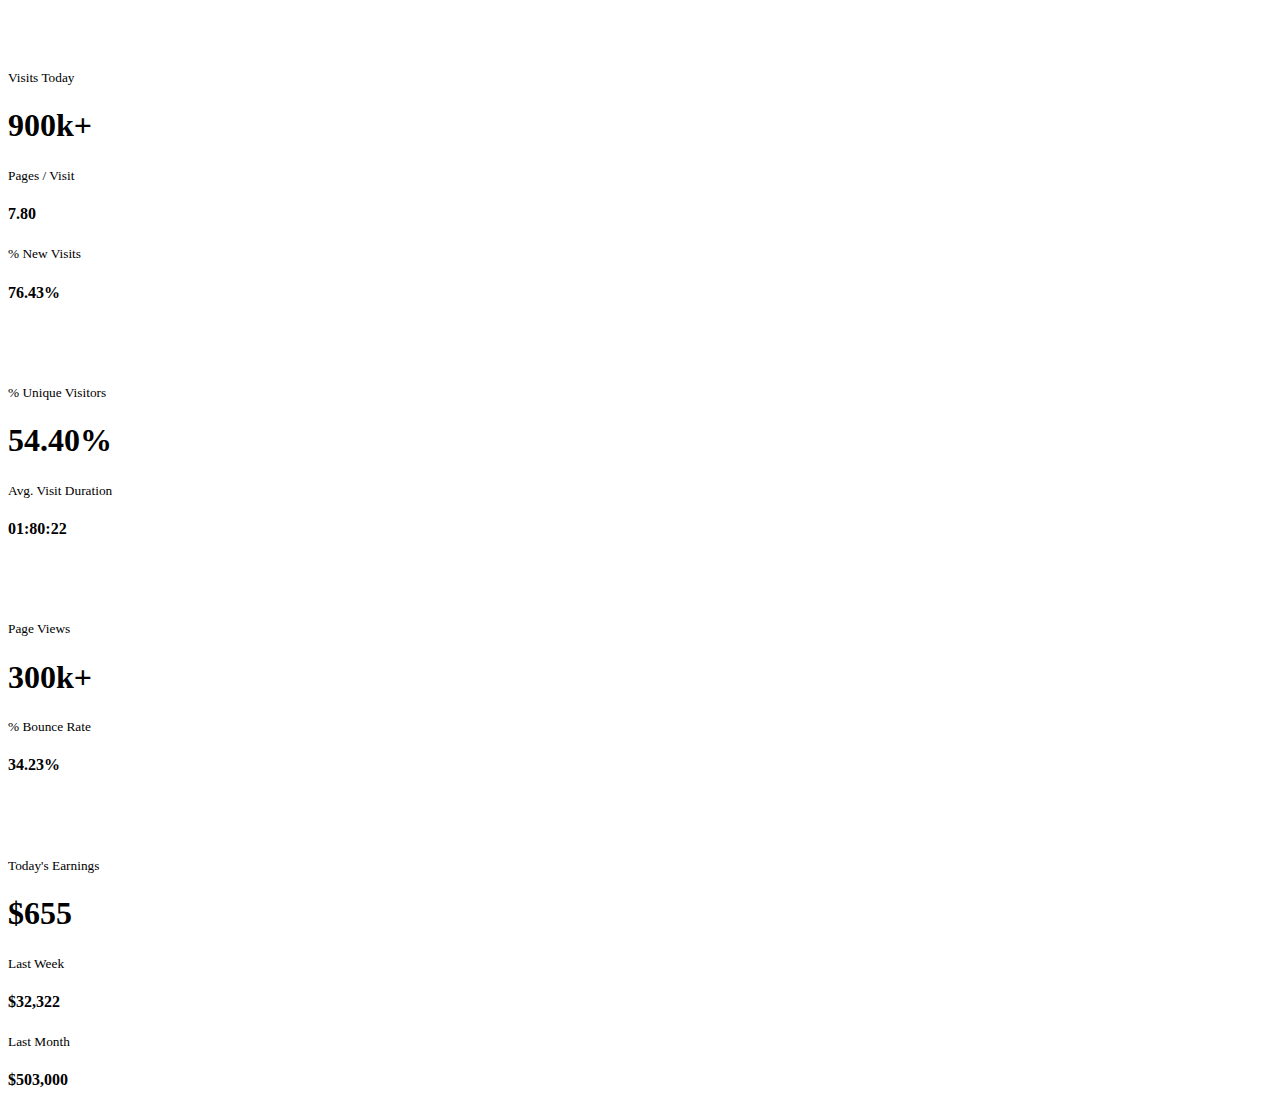
<file: 工作进度/1.网页/learn/index.html>
﻿<!DOCTYPE html>
<html lang="en">

<head>
    <meta charset="utf-8">
    <meta name="viewport" content="width=device-width, initial-scale=1.0, maximum-scale=1.0">
    <meta name="description" content="">
    <meta name="author" content="">
    <link rel="shortcut icon" href="images/favicon.png" type="image/png">

    <title>Bracket Responsive Bootstrap3 Admin</title>


    <!-- HTML5 shim and Respond.js IE8 support of HTML5 elements and media queries -->
    <!--[if lt IE 9]>
  <script src="js/html5shiv.js"></script>
  <script src="js/respond.min.js"></script>
  <![endif]-->
</head>

<body>


    <div class="contentpanel">

        <div class="row">

            <div class="col-sm-6 col-md-3">
                <div class="panel panel-success panel-stat">
                    <div class="panel-heading">

                        <div class="stat">
                            <div class="row">
                                <div class="col-xs-4">
                                    <img src="images/is-user.png" alt="" />
                                </div>
                                <div class="col-xs-8">
                                    <small class="stat-label">Visits Today</small>
                                    <h1>900k+</h1>
                                </div>
                            </div>
                            <!-- row -->

                            <div class="mb15"></div>

                            <div class="row">
                                <div class="col-xs-6">
                                    <small class="stat-label">Pages / Visit</small>
                                    <h4>7.80</h4>
                                </div>

                                <div class="col-xs-6">
                                    <small class="stat-label">% New Visits</small>
                                    <h4>76.43%</h4>
                                </div>
                            </div>
                            <!-- row -->
                        </div>
                        <!-- stat -->

                    </div>
                    <!-- panel-heading -->
                </div>
                <!-- panel -->
            </div>
            <!-- col-sm-6 -->

            <div class="col-sm-6 col-md-3">
                <div class="panel panel-danger panel-stat">
                    <div class="panel-heading">

                        <div class="stat">
                            <div class="row">
                                <div class="col-xs-4">
                                    <img src="images/is-document.png" alt="" />
                                </div>
                                <div class="col-xs-8">
                                    <small class="stat-label">% Unique Visitors</small>
                                    <h1>54.40%</h1>
                                </div>
                            </div>
                            <!-- row -->

                            <div class="mb15"></div>

                            <small class="stat-label">Avg. Visit Duration</small>
                            <h4>01:80:22</h4>

                        </div>
                        <!-- stat -->

                    </div>
                    <!-- panel-heading -->
                </div>
                <!-- panel -->
            </div>
            <!-- col-sm-6 -->

            <div class="col-sm-6 col-md-3">
                <div class="panel panel-primary panel-stat">
                    <div class="panel-heading">

                        <div class="stat">
                            <div class="row">
                                <div class="col-xs-4">
                                    <img src="images/is-document.png" alt="" />
                                </div>
                                <div class="col-xs-8">
                                    <small class="stat-label">Page Views</small>
                                    <h1>300k+</h1>
                                </div>
                            </div>
                            <!-- row -->

                            <div class="mb15"></div>

                            <small class="stat-label">% Bounce Rate</small>
                            <h4>34.23%</h4>

                        </div>
                        <!-- stat -->

                    </div>
                    <!-- panel-heading -->
                </div>
                <!-- panel -->
            </div>
            <!-- col-sm-6 -->

            <div class="col-sm-6 col-md-3">
                <div class="panel panel-dark panel-stat">
                    <div class="panel-heading">

                        <div class="stat">
                            <div class="row">
                                <div class="col-xs-4">
                                    <img src="images/is-money.png" alt="" />
                                </div>
                                <div class="col-xs-8">
                                    <small class="stat-label">Today's Earnings</small>
                                    <h1>$655</h1>
                                </div>
                            </div>
                            <!-- row -->

                            <div class="mb15"></div>

                            <div class="row">
                                <div class="col-xs-6">
                                    <small class="stat-label">Last Week</small>
                                    <h4>$32,322</h4>
                                </div>

                                <div class="col-xs-6">
                                    <small class="stat-label">Last Month</small>
                                    <h4>$503,000</h4>
                                </div>
                            </div>
                            <!-- row -->

                        </div>
                        <!-- stat -->

                    </div>
                    <!-- panel-heading -->
                </div>
                <!-- panel -->
            </div>
            <!-- col-sm-6 -->
        </div>
        <!-- row -->

</body>

</html>
</file>
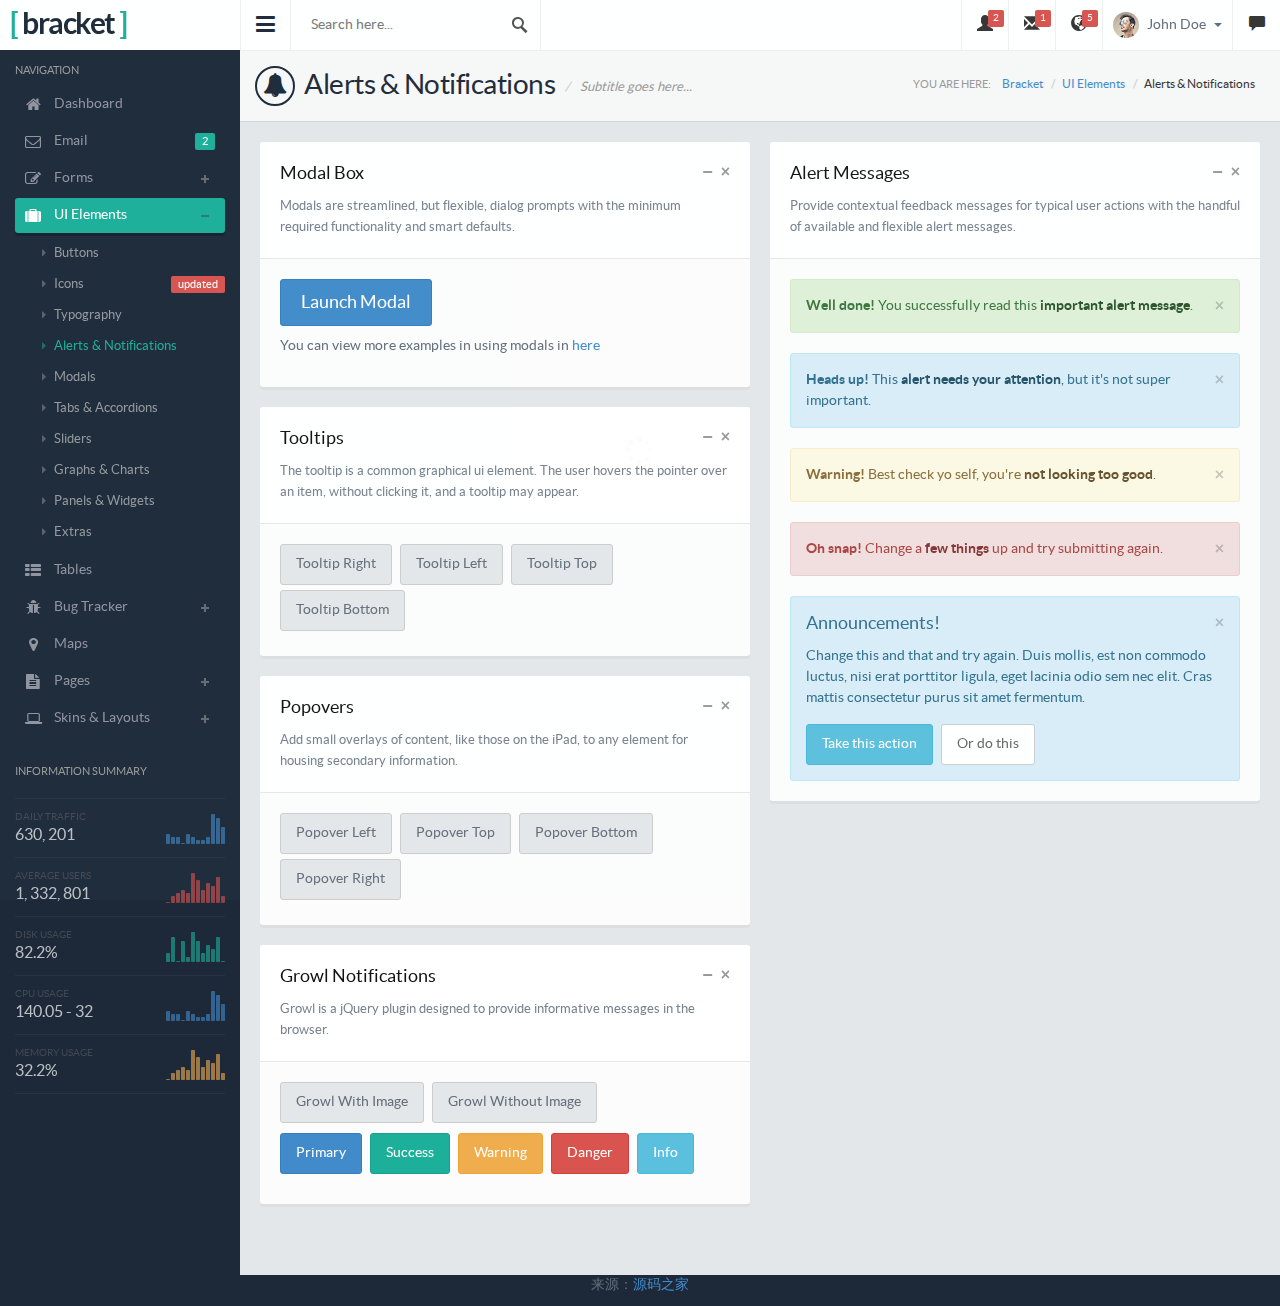
<file: 工作进度/1.网页/learn/alerts.html>
﻿<!DOCTYPE html>
<html lang="en">
<head>
  <meta charset="utf-8">
  <meta name="viewport" content="width=device-width, initial-scale=1.0, maximum-scale=1.0">
  <meta name="description" content="">
  <meta name="author" content="">
  <link rel="shortcut icon" href="images/favicon.png" type="image/png">

  <title>Bracket Responsive Bootstrap3 Admin</title>

  <link href="css/style.default.css" rel="stylesheet">
  <link href="css/jquery.gritter.css" rel="stylesheet">
        
  <!-- HTML5 shim and Respond.js IE8 support of HTML5 elements and media queries -->
  <!--[if lt IE 9]>
  <script src="js/html5shiv.js"></script>
  <script src="js/respond.min.js"></script>
  <![endif]-->
</head>

<body>



<!-- Preloader -->
<div id="preloader">
    <div id="status"><i class="fa fa-spinner fa-spin"></i></div>
</div>


<section>
  
  <div class="leftpanel">
    
    <div class="logopanel">
        <h1><span>[</span> bracket <span>]</span></h1>
    </div><!-- logopanel -->
    
    <div class="leftpanelinner">
        
        <!-- This is only visible to small devices -->
        <div class="visible-xs hidden-sm hidden-md hidden-lg">   
            <div class="media userlogged">
                <img alt="" src="images/photos/loggeduser.png" class="media-object">
                <div class="media-body">
                    <h4>John Doe</h4>
                    <span>"Life is so..."</span>
                </div>
            </div>
          
            <h5 class="sidebartitle actitle">Account</h5>
            <ul class="nav nav-pills nav-stacked nav-bracket mb30">
              <li><a href="profile.html"><i class="fa fa-user"></i> <span>Profile</span></a></li>
              <li><a href=""><i class="fa fa-cog"></i> <span>Account Settings</span></a></li>
              <li><a href=""><i class="fa fa-question-circle"></i> <span>Help</span></a></li>
              <li><a href="signout.html"><i class="fa fa-sign-out"></i> <span>Sign Out</span></a></li>
            </ul>
        </div>
      
      <h5 class="sidebartitle">Navigation</h5>
      <ul class="nav nav-pills nav-stacked nav-bracket">
        <li><a href="index.html"><i class="fa fa-home"></i> <span>Dashboard</span></a></li>
        <li><a href="email.html"><span class="pull-right badge badge-success">2</span><i class="fa fa-envelope-o"></i> <span>Email</span></a></li>
        <li class="nav-parent"><a href=""><i class="fa fa-edit"></i> <span>Forms</span></a>
          <ul class="children">
            <li><a href="general-forms.html"><i class="fa fa-caret-right"></i> General Forms</a></li>
            <li><a href="form-layouts.html"><i class="fa fa-caret-right"></i> Form Layouts</a></li>
            <li><a href="form-validation.html"><i class="fa fa-caret-right"></i> Form Validation</a></li>
            <li><a href="form-wizards.html"><i class="fa fa-caret-right"></i> Form Wizards</a></li>
            <li><a href="wysiwyg.html"><i class="fa fa-caret-right"></i> Text Editor</a></li>
            <li><a href="code-editor.html"><i class="fa fa-caret-right"></i> Code Editor</a></li>
                                <li><a href="x-editable.html"><i class="fa fa-caret-right"></i> X-Editable</a></li>
          </ul>
        </li>
        <li class="nav-parent nav-active active"><a href=""><i class="fa fa-suitcase"></i> <span>UI Elements</span></a>
          <ul class="children" style="display: block">
            <li><a href="buttons.html"><i class="fa fa-caret-right"></i> Buttons</a></li>
            <li><a href="icons.html"><span class="pull-right badge badge-danger">updated</span><i class="fa fa-caret-right"></i> Icons</a></li>
            <li><a href="typography.html"><i class="fa fa-caret-right"></i> Typography</a></li>
            <li class="active"><a href="alerts.html"><i class="fa fa-caret-right"></i> Alerts &amp; Notifications</a></li>
            <li><a href="modals.html"><i class="fa fa-caret-right"></i> Modals</a></li>
            <li><a href="tabs-accordions.html"><i class="fa fa-caret-right"></i> Tabs &amp; Accordions</a></li>
            <li><a href="sliders.html"><i class="fa fa-caret-right"></i> Sliders</a></li>
            <li><a href="graphs.html"><i class="fa fa-caret-right"></i> Graphs &amp; Charts</a></li>
            <li><a href="widgets.html"><i class="fa fa-caret-right"></i> Panels &amp; Widgets</a></li>
            <li><a href="extras.html"><i class="fa fa-caret-right"></i> Extras</a></li>
          </ul>
        </li>
        <li><a href="tables.html"><i class="fa fa-th-list"></i> <span>Tables</span></a></li>
        <li class="nav-parent"><a href=""><i class="fa fa-bug"></i> <span>Bug Tracker</span></a>
            <ul class="children">
                <li><a href="bug-tracker.html"><i class="fa fa-caret-right"></i> Summary</a></li>
                <li><a href="bug-issues.html"><i class="fa fa-caret-right"></i> Issues</a></li>
                <li><a href="view-issue.html"><i class="fa fa-caret-right"></i> View Issue</a></li>
            </ul>
        </li>
        <li><a href="maps.html"><i class="fa fa-map-marker"></i> <span>Maps</span></a></li>
        <li class="nav-parent"><a href=""><i class="fa fa-file-text"></i> <span>Pages</span></a>
          <ul class="children">
            <li><a href="calendar.html"><i class="fa fa-caret-right"></i> Calendar</a></li>
            <li><a href="media-manager.html"><i class="fa fa-caret-right"></i> Media Manager</a></li>
            <li><a href="timeline.html"><i class="fa fa-caret-right"></i> Timeline</a></li>
            <li><a href="blog-list.html"><i class="fa fa-caret-right"></i> Blog List</a></li>
            <li><a href="blog-single.html"><i class="fa fa-caret-right"></i> Blog Single</a></li>
            <li><a href="people-directory.html"><i class="fa fa-caret-right"></i> People Directory</a></li>
            <li><a href="profile.html"><i class="fa fa-caret-right"></i> Profile</a></li>
            <li><a href="invoice.html"><i class="fa fa-caret-right"></i> Invoice</a></li>
            <li><a href="search-results.html"><i class="fa fa-caret-right"></i> Search Results</a></li>
            <li><a href="blank.html"><i class="fa fa-caret-right"></i> Blank Page</a></li>
            <li><a href="notfound.html"><i class="fa fa-caret-right"></i> 404 Page</a></li>
            <li><a href="locked.html"><i class="fa fa-caret-right"></i> Locked Screen</a></li>
            <li><a href="signin.html"><i class="fa fa-caret-right"></i> Sign In</a></li>
            <li><a href="signup.html"><i class="fa fa-caret-right"></i> Sign Up</a></li>
          </ul>
        </li>
        <li class="nav-parent"><a href="layouts.html"><i class="fa fa-laptop"></i> <span>Skins &amp; Layouts</span></a>
            <ul class="children">
                <li><a href="layouts.html"><i class="fa fa-caret-right"></i> General Layouts</a></li>
                <li><a href="horizontal-menu.html"><i class="fa fa-caret-right"></i> Top Menu</a></li>
                <li><a href="horizontal-menu2.html"><i class="fa fa-caret-right"></i> Top Menu w/ Sidebar</a></li>
                <li><a href="fixed-width.html"><i class="fa fa-caret-right"></i> Fixed Width Page</a></li>
                <li><a href="fixed-width2.html"><i class="fa fa-caret-right"></i> Fixed Width w/ Menu</a></li>
            </ul>
        </li>
      </ul>
      
      <div class="infosummary">
        <h5 class="sidebartitle">Information Summary</h5>
        <ul>
            <li>
                <div class="datainfo">
                    <span class="text-muted">Daily Traffic</span>
                    <h4>630, 201</h4>
                </div>
                <div id="sidebar-chart" class="chart"></div>   
            </li>
            <li>
                <div class="datainfo">
                    <span class="text-muted">Average Users</span>
                    <h4>1, 332, 801</h4>
                </div>
                <div id="sidebar-chart2" class="chart"></div>   
            </li>
            <li>
                <div class="datainfo">
                    <span class="text-muted">Disk Usage</span>
                    <h4>82.2%</h4>
                </div>
                <div id="sidebar-chart3" class="chart"></div>   
            </li>
            <li>
                <div class="datainfo">
                    <span class="text-muted">CPU Usage</span>
                    <h4>140.05 - 32</h4>
                </div>
                <div id="sidebar-chart4" class="chart"></div>   
            </li>
            <li>
                <div class="datainfo">
                    <span class="text-muted">Memory Usage</span>
                    <h4>32.2%</h4>
                </div>
                <div id="sidebar-chart5" class="chart"></div>   
            </li>
        </ul>
      </div><!-- infosummary -->
      
    </div><!-- leftpanelinner -->
  </div><!-- leftpanel -->
  
  <div class="mainpanel">
    
    <div class="headerbar">
      
      <a class="menutoggle"><i class="fa fa-bars"></i></a>
      
      <form class="searchform" action="index.html" method="post">
        <input type="text" class="form-control" name="keyword" placeholder="Search here..." />
      </form>
      
      <div class="header-right">
        <ul class="headermenu">
          <li>
            <div class="btn-group">
              <button class="btn btn-default dropdown-toggle tp-icon" data-toggle="dropdown">
                <i class="glyphicon glyphicon-user"></i>
                <span class="badge">2</span>
              </button>
              <div class="dropdown-menu dropdown-menu-head pull-right">
                <h5 class="title">2 Newly Registered Users</h5>
                <ul class="dropdown-list user-list">
                  <li class="new">
                    <div class="thumb"><a href=""><img src="images/photos/user1.png" alt="" /></a></div>
                    <div class="desc">
                      <h5><a href="">Draniem Daamul (@draniem)</a> <span class="badge badge-success">new</span></h5>
                    </div>
                  </li>
                  <li class="new">
                    <div class="thumb"><a href=""><img src="images/photos/user2.png" alt="" /></a></div>
                    <div class="desc">
                      <h5><a href="">Zaham Sindilmaca (@zaham)</a> <span class="badge badge-success">new</span></h5>
                    </div>
                  </li>
                  <li>
                    <div class="thumb"><a href=""><img src="images/photos/user3.png" alt="" /></a></div>
                    <div class="desc">
                      <h5><a href="">Weno Carasbong (@wenocar)</a></h5>
                    </div>
                  </li>
                  <li>
                    <div class="thumb"><a href=""><img src="images/photos/user4.png" alt="" /></a></div>
                    <div class="desc">
                      <h5><a href="">Nusja Nawancali (@nusja)</a></h5>
                    </div>
                  </li>
                  <li>
                    <div class="thumb"><a href=""><img src="images/photos/user5.png" alt="" /></a></div>
                    <div class="desc">
                      <h5><a href="">Lane Kitmari (@lane_kitmare)</a></h5>
                    </div>
                  </li>
                  <li class="new"><a href="">See All Users</a></li>
                </ul>
              </div>
            </div>
          </li>
          <li>
            <div class="btn-group">
              <button class="btn btn-default dropdown-toggle tp-icon" data-toggle="dropdown">
                <i class="glyphicon glyphicon-envelope"></i>
                <span class="badge">1</span>
              </button>
              <div class="dropdown-menu dropdown-menu-head pull-right">
                <h5 class="title">You Have 1 New Message</h5>
                <ul class="dropdown-list gen-list">
                  <li class="new">
                    <a href="">
                    <span class="thumb"><img src="images/photos/user1.png" alt="" /></span>
                    <span class="desc">
                      <span class="name">Draniem Daamul <span class="badge badge-success">new</span></span>
                      <span class="msg">Lorem ipsum dolor sit amet...</span>
                    </span>
                    </a>
                  </li>
                  <li>
                    <a href="">
                    <span class="thumb"><img src="images/photos/user2.png" alt="" /></span>
                    <span class="desc">
                      <span class="name">Nusja Nawancali</span>
                      <span class="msg">Lorem ipsum dolor sit amet...</span>
                    </span>
                    </a>
                  </li>
                  <li>
                    <a href="">
                    <span class="thumb"><img src="images/photos/user3.png" alt="" /></span>
                    <span class="desc">
                      <span class="name">Weno Carasbong</span>
                      <span class="msg">Lorem ipsum dolor sit amet...</span>
                    </span>
                    </a>
                  </li>
                  <li>
                    <a href="">
                    <span class="thumb"><img src="images/photos/user4.png" alt="" /></span>
                    <span class="desc">
                      <span class="name">Zaham Sindilmaca</span>
                      <span class="msg">Lorem ipsum dolor sit amet...</span>
                    </span>
                    </a>
                  </li>
                  <li>
                    <a href="">
                    <span class="thumb"><img src="images/photos/user5.png" alt="" /></span>
                    <span class="desc">
                      <span class="name">Veno Leongal</span>
                      <span class="msg">Lorem ipsum dolor sit amet...</span>
                    </span>
                    </a>
                  </li>
                  <li class="new"><a href="">Read All Messages</a></li>
                </ul>
              </div>
            </div>
          </li>
          <li>
            <div class="btn-group">
              <button class="btn btn-default dropdown-toggle tp-icon" data-toggle="dropdown">
                <i class="glyphicon glyphicon-globe"></i>
                <span class="badge">5</span>
              </button>
              <div class="dropdown-menu dropdown-menu-head pull-right">
                <h5 class="title">You Have 5 New Notifications</h5>
                <ul class="dropdown-list gen-list">
                  <li class="new">
                    <a href="">
                    <span class="thumb"><img src="images/photos/user4.png" alt="" /></span>
                    <span class="desc">
                      <span class="name">Zaham Sindilmaca <span class="badge badge-success">new</span></span>
                      <span class="msg">is now following you</span>
                    </span>
                    </a>
                  </li>
                  <li class="new">
                    <a href="">
                    <span class="thumb"><img src="images/photos/user5.png" alt="" /></span>
                    <span class="desc">
                      <span class="name">Weno Carasbong <span class="badge badge-success">new</span></span>
                      <span class="msg">is now following you</span>
                    </span>
                    </a>
                  </li>
                  <li class="new">
                    <a href="">
                    <span class="thumb"><img src="images/photos/user3.png" alt="" /></span>
                    <span class="desc">
                      <span class="name">Veno Leongal <span class="badge badge-success">new</span></span>
                      <span class="msg">likes your recent status</span>
                    </span>
                    </a>
                  </li>
                  <li class="new">
                    <a href="">
                    <span class="thumb"><img src="images/photos/user3.png" alt="" /></span>
                    <span class="desc">
                      <span class="name">Nusja Nawancali <span class="badge badge-success">new</span></span>
                      <span class="msg">downloaded your work</span>
                    </span>
                    </a>
                  </li>
                  <li class="new">
                    <a href="">
                    <span class="thumb"><img src="images/photos/user3.png" alt="" /></span>
                    <span class="desc">
                      <span class="name">Nusja Nawancali <span class="badge badge-success">new</span></span>
                      <span class="msg">send you 2 messages</span>
                    </span>
                    </a>
                  </li>
                  <li class="new"><a href="">See All Notifications</a></li>
                </ul>
              </div>
            </div>
          </li>
          <li>
            <div class="btn-group">
              <button type="button" class="btn btn-default dropdown-toggle" data-toggle="dropdown">
                <img src="images/photos/loggeduser.png" alt="" />
                John Doe
                <span class="caret"></span>
              </button>
              <ul class="dropdown-menu dropdown-menu-usermenu pull-right">
                <li><a href="profile.html"><i class="glyphicon glyphicon-user"></i> My Profile</a></li>
                <li><a href="#"><i class="glyphicon glyphicon-cog"></i> Account Settings</a></li>
                <li><a href="#"><i class="glyphicon glyphicon-question-sign"></i> Help</a></li>
                <li><a href="signin.html"><i class="glyphicon glyphicon-log-out"></i> Log Out</a></li>
              </ul>
            </div>
          </li>
          <li>
            <button id="chatview" class="btn btn-default tp-icon chat-icon">
                <i class="glyphicon glyphicon-comment"></i>
            </button>
          </li>
        </ul>
      </div><!-- header-right -->
      
    </div><!-- headerbar -->
        
    <div class="pageheader">
      <h2><i class="fa fa-bell"></i> Alerts &amp; Notifications <span>Subtitle goes here...</span></h2>
      <div class="breadcrumb-wrapper">
        <span class="label">You are here:</span>
        <ol class="breadcrumb">
          <li><a href="index.html">Bracket</a></li>
          <li><a href="buttons.html">UI Elements</a></li>
          <li class="active">Alerts &amp; Notifications</li>
        </ol>
      </div>
    </div>
    
    <div class="contentpanel">
      
      <div class="row">
        
        <div class="col-md-6">
          <div class="panel panel-default">
            <div class="panel-heading">
              <div class="panel-btns">
                <a href="" class="panel-close">&times;</a>
                <a href="" class="minimize">&minus;</a>
              </div><!-- panel-btns -->
              <h4 class="panel-title">Modal Box</h4>
              <p>Modals are streamlined, but flexible, dialog prompts with the minimum required functionality and smart defaults.</p>
            </div><!-- panel-heading -->
            <div class="panel-body">
              
              <!-- Button trigger modal -->
              <button class="btn btn-primary btn-lg mb10" data-toggle="modal" data-target="#myModal">
                Launch Modal
              </button>
              <p>You can view more examples in using modals in <a href="modals.html">here</a></p>
            </div>
          </div><!-- panel -->
          
          <div class="panel panel-default">
            <div class="panel-heading">
              <div class="panel-btns">
                <a href="" class="panel-close">&times;</a>
                <a href="" class="minimize">&minus;</a>
              </div><!-- panel-btns -->
              <h4 class="panel-title">Tooltips</h4>
              <p>The tooltip is a common graphical ui element. The user hovers the pointer over an item, without clicking it, and a tooltip may appear.</p>
            </div><!-- panel-heading -->
            <div class="panel-body">
              
              <div class="tooltip-example">
                <button title="Tooltip on right" data-placement="right" data-toggle="tooltip" class="btn btn-default tooltips" type="button">Tooltip Right</button>
                <button title="" data-placement="left" data-toggle="tooltip" class="btn btn-default tooltips" type="button" data-original-title="Tooltip on left">Tooltip Left</button>
                <button title="Tooltip on top" data-placement="top" data-toggle="tooltip" class="btn btn-default tooltips" type="button">Tooltip Top</button>
                <button title="Tooltip on bottom" data-placement="bottom" data-toggle="tooltip" class="btn btn-default tooltips" type="button">Tooltip Bottom</button>
              </div>
              
            </div>
          </div><!-- panel -->
          
          <div class="panel panel-default">
            <div class="panel-heading">
              <div class="panel-btns">
                <a href="" class="panel-close">&times;</a>
                <a href="" class="minimize">&minus;</a>
              </div><!-- panel-btns -->
              <h4 class="panel-title">Popovers</h4>
              <p>Add small overlays of content, like those on the iPad, to any element for housing secondary information.</p>
            </div><!-- panel-heading -->
            <div class="panel-body">
              
              <div class="popover-example">
                <button data-content="Vivamus sagittis lacus vel augue laoreet rutrum faucibus." data-placement="left" data-toggle="popover" data-container="body" class="btn btn-default popovers" type="button" data-original-title="" title="">
                  Popover Left
                </button>
                <button data-content="Vivamus sagittis lacus vel augue laoreet rutrum faucibus." data-placement="top" data-toggle="popover" data-container="body" class="btn btn-default popovers" type="button" data-original-title="" title="">
                  Popover Top
                </button>
                <button data-content="Vivamus sagittis lacus vel augue laoreet rutrum faucibus." data-placement="bottom" data-toggle="popover" data-container="body" class="btn btn-default popovers" type="button" data-original-title="" title="">
                  Popover Bottom
                </button>
                <button data-content="Vivamus sagittis lacus vel augue laoreet rutrum faucibus." data-placement="right" data-toggle="popover" data-container="body" class="btn btn-default popovers" type="button" data-original-title="" title="">
                  Popover Right
                </button>
              </div>
              
            </div>
          </div><!-- panel -->
          
        </div><!-- col-md-6 -->
        
        <div class="col-md-6">
          
          <div class="panel panel-default">
            <div class="panel-heading">
              <div class="panel-btns">
                <a href="" class="panel-close">&times;</a>
                <a href="" class="minimize">&minus;</a>
              </div><!-- panel-btns -->
              <h4 class="panel-title">Alert Messages</h4>
              <p>Provide contextual feedback messages for typical user actions with the handful of available and flexible alert messages.</p>
            </div><!-- panel-heading -->
            <div class="panel-body">
              
              <div class="alert alert-success">
                <button type="button" class="close" data-dismiss="alert" aria-hidden="true">&times;</button>
                <strong>Well done!</strong> You successfully read this <a href="" class="alert-link">important alert message</a>.
              </div>
              
              <div class="alert alert-info">
                <button type="button" class="close" data-dismiss="alert" aria-hidden="true">&times;</button>
                <strong>Heads up!</strong> This <a href="" class="alert-link">alert needs your attention</a>, but it's not super important.
              </div>
              
              <div class="alert alert-warning">
                <button type="button" class="close" data-dismiss="alert" aria-hidden="true">&times;</button>
                <strong>Warning!</strong> Best check yo self, you're <a href="" class="alert-link">not looking too good</a>.
              </div>
              
              <div class="alert alert-danger">
                <button type="button" class="close" data-dismiss="alert" aria-hidden="true">&times;</button>
                <strong>Oh snap!</strong> Change a <a href="" class="alert-link">few things</a> up and try submitting again.
              </div>
              
              <div class="alert alert-info fade in nomargin">
                <button aria-hidden="true" data-dismiss="alert" class="close" type="button">&times;</button>
                <h4>Announcements!</h4>
                <p>Change this and that and try again. Duis mollis, est non commodo luctus, nisi erat porttitor ligula, eget lacinia odio sem nec elit. Cras mattis consectetur purus sit amet fermentum.</p>
                <p>
                  <button class="btn btn-info" type="button">Take this action</button>
                  <button class="btn btn-white" type="button">Or do this</button>
                </p>
              </div>
              
            </div>
          </div><!-- panel -->
          
        </div><!-- col-md-6 -->
        
      </div><!-- row -->
      
      <div class="row">
        
        <div class="col-md-6">
          
          <div class="panel panel-default">
            <div class="panel-heading">
              <div class="panel-btns">
                <a href="" class="panel-close">&times;</a>
                <a href="" class="minimize">&minus;</a>
              </div><!-- panel-btns -->
              <h4 class="panel-title">Growl Notifications</h4>
              <p>Growl is a jQuery plugin designed to provide informative messages in the browser.</p>
            </div><!-- panel-heading -->
            <div class="panel-body">
              <a href="" class="btn btn-default mr5" id="growl1">Growl With Image</a>
              <a href="" class="btn btn-default" id="growl2">Growl Without Image</a>
              
              <div class="mb10"></div>
              
              <a href="" class="btn btn-primary mr5 mb10" id="growl-primary">Primary</a>
              <a href="" class="btn btn-success mr5 mb10" id="growl-success">Success</a>
              <a href="" class="btn btn-warning mr5 mb10" id="growl-warning">Warning</a>
              <a href="" class="btn btn-danger mr5 mb10" id="growl-danger">Danger</a>
              <a href="" class="btn btn-info mb10" id="growl-info">Info</a>
              
            </div>
          </div><!-- panel -->
          
        </div><!-- col-md-6 -->
        
        <div class="col-md-6">
          
          &nbsp;
          
        </div><!-- col-md-6 -->
        
      </div><!-- row -->
      
    </div><!-- contentpanel -->
    
  </div><!-- mainpanel -->
  
  <div class="rightpanel">
    <!-- Nav tabs -->
    <ul class="nav nav-tabs nav-justified">
        <li class="active"><a href="#rp-alluser" data-toggle="tab"><i class="fa fa-users"></i></a></li>
        <li><a href="#rp-favorites" data-toggle="tab"><i class="fa fa-heart"></i></a></li>
        <li><a href="#rp-history" data-toggle="tab"><i class="fa fa-clock-o"></i></a></li>
        <li><a href="#rp-settings" data-toggle="tab"><i class="fa fa-gear"></i></a></li>
    </ul>
        
    <!-- Tab panes -->
    <div class="tab-content">
        <div class="tab-pane active" id="rp-alluser">
            <h5 class="sidebartitle">Online Users</h5>
            <ul class="chatuserlist">
                <li class="online">
                    <div class="media">
                        <a href="#" class="pull-left media-thumb">
                            <img alt="" src="images/photos/userprofile.png" class="media-object">
                        </a>
                        <div class="media-body">
                            <strong>Eileen Sideways</strong>
                            <small>Los Angeles, CA</small>
                        </div>
                    </div><!-- media -->
                </li>
                <li class="online">
                    <div class="media">
                        <a href="#" class="pull-left media-thumb">
                            <img alt="" src="images/photos/user1.png" class="media-object">
                        </a>
                        <div class="media-body">
                            <span class="pull-right badge badge-danger">2</span>
                            <strong>Zaham Sindilmaca</strong>
                            <small>San Francisco, CA</small>
                        </div>
                    </div><!-- media -->
                </li>
                <li class="online">
                    <div class="media">
                        <a href="#" class="pull-left media-thumb">
                            <img alt="" src="images/photos/user2.png" class="media-object">
                        </a>
                        <div class="media-body">
                            <strong>Nusja Nawancali</strong>
                            <small>Bangkok, Thailand</small>
                        </div>
                    </div><!-- media -->
                </li>
                <li class="online">
                    <div class="media">
                        <a href="#" class="pull-left media-thumb">
                            <img alt="" src="images/photos/user3.png" class="media-object">
                        </a>
                        <div class="media-body">
                            <strong>Renov Leongal</strong>
                            <small>Cebu City, Philippines</small>
                        </div>
                    </div><!-- media -->
                </li>
                <li class="online">
                    <div class="media">
                        <a href="#" class="pull-left media-thumb">
                            <img alt="" src="images/photos/user4.png" class="media-object">
                        </a>
                        <div class="media-body">
                            <strong>Weno Carasbong</strong>
                            <small>Tokyo, Japan</small>
                        </div>
                    </div><!-- media -->
                </li>
            </ul>
            
            <div class="mb30"></div>
            
            <h5 class="sidebartitle">Offline Users</h5>
            <ul class="chatuserlist">
                <li>
                    <div class="media">
                        <a href="#" class="pull-left media-thumb">
                            <img alt="" src="images/photos/user5.png" class="media-object">
                        </a>
                        <div class="media-body">
                            <strong>Eileen Sideways</strong>
                            <small>Los Angeles, CA</small>
                        </div>
                    </div><!-- media -->
                </li>
                <li>
                    <div class="media">
                        <a href="#" class="pull-left media-thumb">
                            <img alt="" src="images/photos/user2.png" class="media-object">
                        </a>
                        <div class="media-body">
                            <strong>Zaham Sindilmaca</strong>
                            <small>San Francisco, CA</small>
                        </div>
                    </div><!-- media -->
                </li>
                <li>
                    <div class="media">
                        <a href="#" class="pull-left media-thumb">
                            <img alt="" src="images/photos/user3.png" class="media-object">
                        </a>
                        <div class="media-body">
                            <strong>Nusja Nawancali</strong>
                            <small>Bangkok, Thailand</small>
                        </div>
                    </div><!-- media -->
                </li>
                <li>
                    <div class="media">
                        <a href="#" class="pull-left media-thumb">
                            <img alt="" src="images/photos/user4.png" class="media-object">
                        </a>
                        <div class="media-body">
                            <strong>Renov Leongal</strong>
                            <small>Cebu City, Philippines</small>
                        </div>
                    </div><!-- media -->
                </li>
                <li>
                    <div class="media">
                        <a href="#" class="pull-left media-thumb">
                            <img alt="" src="images/photos/user5.png" class="media-object">
                        </a>
                        <div class="media-body">
                            <strong>Weno Carasbong</strong>
                            <small>Tokyo, Japan</small>
                        </div>
                    </div><!-- media -->
                </li>
                <li>
                    <div class="media">
                        <a href="#" class="pull-left media-thumb">
                            <img alt="" src="images/photos/user4.png" class="media-object">
                        </a>
                        <div class="media-body">
                            <strong>Renov Leongal</strong>
                            <small>Cebu City, Philippines</small>
                        </div>
                    </div><!-- media -->
                </li>
                <li>
                    <div class="media">
                        <a href="#" class="pull-left media-thumb">
                            <img alt="" src="images/photos/user5.png" class="media-object">
                        </a>
                        <div class="media-body">
                            <strong>Weno Carasbong</strong>
                            <small>Tokyo, Japan</small>
                        </div>
                    </div><!-- media -->
                </li>
            </ul>
        </div>
        <div class="tab-pane" id="rp-favorites">
            <h5 class="sidebartitle">Favorites</h5>
            <ul class="chatuserlist">
                <li class="online">
                    <div class="media">
                        <a href="#" class="pull-left media-thumb">
                            <img alt="" src="images/photos/user2.png" class="media-object">
                        </a>
                        <div class="media-body">
                            <strong>Eileen Sideways</strong>
                            <small>Los Angeles, CA</small>
                        </div>
                    </div><!-- media -->
                </li>
                <li>
                    <div class="media">
                        <a href="#" class="pull-left media-thumb">
                            <img alt="" src="images/photos/user1.png" class="media-object">
                        </a>
                        <div class="media-body">
                            <strong>Zaham Sindilmaca</strong>
                            <small>San Francisco, CA</small>
                        </div>
                    </div><!-- media -->
                </li>
                <li>
                    <div class="media">
                        <a href="#" class="pull-left media-thumb">
                            <img alt="" src="images/photos/user3.png" class="media-object">
                        </a>
                        <div class="media-body">
                            <strong>Nusja Nawancali</strong>
                            <small>Bangkok, Thailand</small>
                        </div>
                    </div><!-- media -->
                </li>
                <li class="online">
                    <div class="media">
                        <a href="#" class="pull-left media-thumb">
                            <img alt="" src="images/photos/user4.png" class="media-object">
                        </a>
                        <div class="media-body">
                            <strong>Renov Leongal</strong>
                            <small>Cebu City, Philippines</small>
                        </div>
                    </div><!-- media -->
                </li>
                <li class="online">
                    <div class="media">
                        <a href="#" class="pull-left media-thumb">
                            <img alt="" src="images/photos/user5.png" class="media-object">
                        </a>
                        <div class="media-body">
                            <strong>Weno Carasbong</strong>
                            <small>Tokyo, Japan</small>
                        </div>
                    </div><!-- media -->
                </li>
            </ul>
        </div>
        <div class="tab-pane" id="rp-history">
            <h5 class="sidebartitle">History</h5>
            <ul class="chatuserlist">
                <li class="online">
                    <div class="media">
                        <a href="#" class="pull-left media-thumb">
                            <img alt="" src="images/photos/user4.png" class="media-object">
                        </a>
                        <div class="media-body">
                            <strong>Eileen Sideways</strong>
                            <small>Hi hello, ctc?... would you mind if I go to your...</small>
                        </div>
                    </div><!-- media -->
                </li>
                <li>
                    <div class="media">
                        <a href="#" class="pull-left media-thumb">
                            <img alt="" src="images/photos/user2.png" class="media-object">
                        </a>
                        <div class="media-body">
                            <strong>Zaham Sindilmaca</strong>
                            <small>This is to inform you that your product that we...</small>
                        </div>
                    </div><!-- media -->
                </li>
                <li>
                    <div class="media">
                        <a href="#" class="pull-left media-thumb">
                            <img alt="" src="images/photos/user3.png" class="media-object">
                        </a>
                        <div class="media-body">
                            <strong>Nusja Nawancali</strong>
                            <small>Are you willing to have a long term relat...</small>
                        </div>
                    </div><!-- media -->
                </li>
            </ul>
        </div>
        <div class="tab-pane pane-settings" id="rp-settings">
            
            <h5 class="sidebartitle mb20">Settings</h5>
            <div class="form-group">
                <label class="col-xs-8 control-label">Show Offline Users</label>
                <div class="col-xs-4 control-label">
                    <div class="toggle toggle-success"></div>
                </div>
            </div>
            
            <div class="form-group">
                <label class="col-xs-8 control-label">Enable History</label>
                <div class="col-xs-4 control-label">
                    <div class="toggle toggle-success"></div>
                </div>
            </div>
            
            <div class="form-group">
                <label class="col-xs-8 control-label">Show Full Name</label>
                <div class="col-xs-4 control-label">
                    <div class="toggle-chat1 toggle-success"></div>
                </div>
            </div>
            
            <div class="form-group">
                <label class="col-xs-8 control-label">Show Location</label>
                <div class="col-xs-4 control-label">
                    <div class="toggle toggle-success"></div>
                </div>
            </div>
            
        </div><!-- tab-pane -->
        
    </div><!-- tab-content -->
  </div><!-- rightpanel -->
  
  
</section>


<!-- Modal -->
<div class="modal fade" id="myModal" tabindex="-1" role="dialog" aria-labelledby="myModalLabel" aria-hidden="true">
  <div class="modal-dialog">
    <div class="modal-content">
      <div class="modal-header">
        <button type="button" class="close" data-dismiss="modal" aria-hidden="true">&times;</button>
        <h4 class="modal-title" id="myModalLabel">Modal title</h4>
      </div>
      <div class="modal-body">
        Content goes here...
      </div>
      <div class="modal-footer">
        <button type="button" class="btn btn-default" data-dismiss="modal">Close</button>
        <button type="button" class="btn btn-primary">Save changes</button>
      </div>
    </div><!-- modal-content -->
  </div><!-- modal-dialog -->
</div><!-- modal -->

<script src="js/jquery-1.11.1.min.js"></script>
<script src="js/jquery-migrate-1.2.1.min.js"></script>
<script src="js/bootstrap.min.js"></script>
<script src="js/modernizr.min.js"></script>
<script src="js/jquery.sparkline.min.js"></script>
<script src="js/toggles.min.js"></script>
<script src="js/retina.min.js"></script>
<script src="js/jquery.cookies.js"></script>


<script src="js/jquery.gritter.min.js"></script>

<script src="js/custom.js"></script>
<div style="text-align:center;">
<p>来源：<a href="http://www.aspku.com/" target="_blank">源码之家</a></p>
</div>
<script>
jQuery(document).ready(function() {
    
    "use strict";
    
  jQuery('#growl1').click(function(){

	 jQuery.gritter.add({
		// (string | mandatory) the heading of the notification
		title: 'This is a regular notice!',
		// (string | mandatory) the text inside the notification
		text: 'This will fade out after a certain amount of time.',
		// (string | optional) the image to display on the left
		image: 'images/screen.png',
		// (bool | optional) if you want it to fade out on its own or just sit there
		sticky: false,
		// (int | optional) the time you want it to be alive for before fading out
		time: ''
	 });

	 return false;

  });
  
  jQuery('#growl2').click(function(){
	 jQuery.gritter.add({
		title: 'This is a regular notice!',
		text: 'This will fade out after a certain amount of time.',
		sticky: false,
		time: ''
	 });
	 return false;
  });
  
  jQuery('#growl-primary').click(function(){
	 jQuery.gritter.add({
		title: 'This is a regular notice!',
		text: 'This will fade out after a certain amount of time.',
      class_name: 'growl-primary',
      image: 'images/screen.png',
		sticky: false,
		time: ''
	 });
	 return false;
  });
  
  jQuery('#growl-success').click(function(){
	 jQuery.gritter.add({
		title: 'This is a regular notice!',
		text: 'This will fade out after a certain amount of time.',
      class_name: 'growl-success',
      image: 'images/screen.png',
		sticky: false,
		time: ''
	 });
	 return false;
  });
  
  jQuery('#growl-warning').click(function(){
	 jQuery.gritter.add({
		title: 'This is a regular notice!',
		text: 'This will fade out after a certain amount of time.',
      class_name: 'growl-warning',
      image: 'images/screen.png',
		sticky: false,
		time: ''
	 });
	 return false;
  });
  
  jQuery('#growl-danger').click(function(){
	 jQuery.gritter.add({
		title: 'This is a regular notice!',
		text: 'This will fade out after a certain amount of time.',
      class_name: 'growl-danger',
      image: 'images/screen.png',
		sticky: false,
		time: ''
	 });
	 return false;
  });
  
  jQuery('#growl-info').click(function(){
	 jQuery.gritter.add({
		title: 'This is a regular notice!',
		text: 'This will fade out after a certain amount of time.',
      class_name: 'growl-info',
      image: 'images/screen.png',
		sticky: false,
		time: ''
	 });
	 return false;
  });

});
</script>

</body>
</html>
</file>
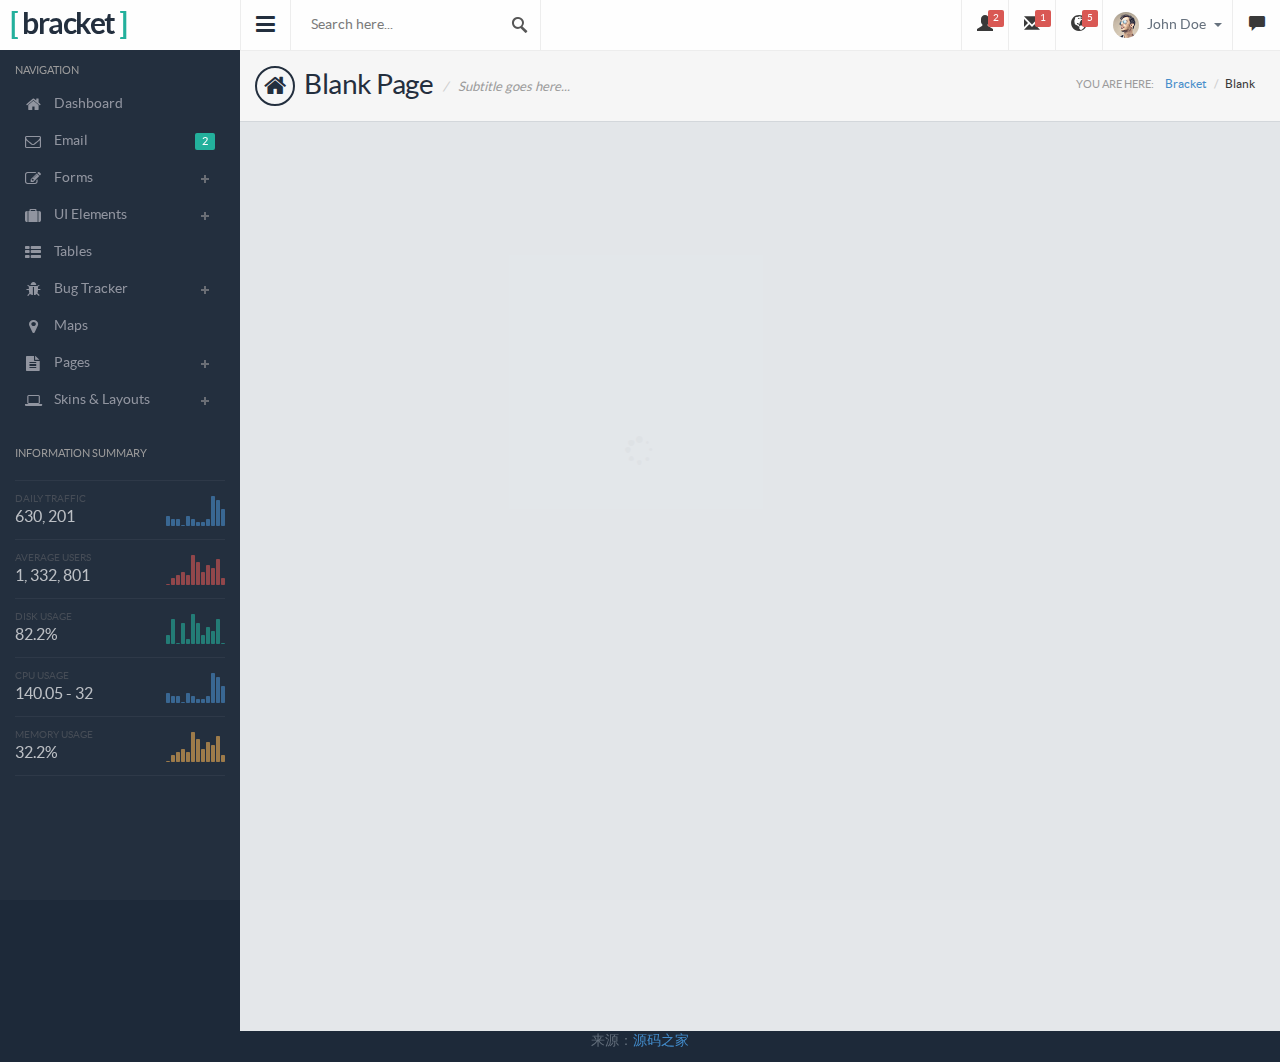
<file: 工作进度/1.网页/learn/blank.html>
﻿<!DOCTYPE html>
<html lang="en">
    <head>
        <meta charset="utf-8">
        <meta name="viewport" content="width=device-width, initial-scale=1.0, maximum-scale=1.0">
        <meta name="description" content="">
        <meta name="author" content="">
        <link rel="shortcut icon" href="images/favicon.png" type="image/png">

        <title>Bracket Responsive Bootstrap3 Admin</title>

        <link href="css/style.default.css" rel="stylesheet">

        <!-- HTML5 shim and Respond.js IE8 support of HTML5 elements and media queries -->
        <!--[if lt IE 9]>
        <script src="js/html5shiv.js"></script>
        <script src="js/respond.min.js"></script>
        <![endif]-->
    </head>

    <body>



<!-- Preloader -->
<div id="preloader">
    <div id="status"><i class="fa fa-spinner fa-spin"></i></div>
</div>

        

        <section>

            <div class="leftpanel">

                <div class="logopanel">
                    <h1><span>[</span> bracket <span>]</span></h1>
                </div><!-- logopanel -->

                <div class="leftpanelinner">

                    <!-- This is only visible to small devices -->
                    <div class="visible-xs hidden-sm hidden-md hidden-lg">   
                        <div class="media userlogged">
                            <img alt="" src="images/photos/loggeduser.png" class="media-object">
                            <div class="media-body">
                                <h4>John Doe</h4>
                                <span>"Life is so..."</span>
                            </div>
                        </div>

                        <h5 class="sidebartitle actitle">Account</h5>
                        <ul class="nav nav-pills nav-stacked nav-bracket mb30">
                            <li><a href="profile.html"><i class="fa fa-user"></i> <span>Profile</span></a></li>
                            <li><a href=""><i class="fa fa-cog"></i> <span>Account Settings</span></a></li>
                            <li><a href=""><i class="fa fa-question-circle"></i> <span>Help</span></a></li>
                            <li><a href="signout.html"><i class="fa fa-sign-out"></i> <span>Sign Out</span></a></li>
                        </ul>
                    </div>

                    <h5 class="sidebartitle">Navigation</h5>
                    <ul class="nav nav-pills nav-stacked nav-bracket">
                        <li><a href="index.html"><i class="fa fa-home"></i> <span>Dashboard</span></a></li>
                        <li><a href="email.html"><span class="pull-right badge badge-success">2</span><i class="fa fa-envelope-o"></i> <span>Email</span></a></li>
                        <li class="nav-parent"><a href=""><i class="fa fa-edit"></i> <span>Forms</span></a>
                            <ul class="children">
                                <li><a href="general-forms.html"><i class="fa fa-caret-right"></i> General Forms</a></li>
                                <li><a href="form-layouts.html"><i class="fa fa-caret-right"></i> Form Layouts</a></li>
                                <li><a href="form-validation.html"><i class="fa fa-caret-right"></i> Form Validation</a></li>
                                <li><a href="form-wizards.html"><i class="fa fa-caret-right"></i> Form Wizards</a></li>
                                <li><a href="wysiwyg.html"><i class="fa fa-caret-right"></i> Text Editor</a></li>
                                <li><a href="code-editor.html"><i class="fa fa-caret-right"></i> Code Editor</a></li>
                                <li><a href="x-editable.html"><i class="fa fa-caret-right"></i> X-Editable</a></li>
                            </ul>
                        </li>
                        <li class="nav-parent"><a href=""><i class="fa fa-suitcase"></i> <span>UI Elements</span></a>
                            <ul class="children">
                                <li><a href="buttons.html"><i class="fa fa-caret-right"></i> Buttons</a></li>
                                <li><a href="icons.html"><span class="pull-right badge badge-danger">updated</span><i class="fa fa-caret-right"></i> Icons</a></li>
                                <li><a href="typography.html"><i class="fa fa-caret-right"></i> Typography</a></li>
                                <li><a href="alerts.html"><i class="fa fa-caret-right"></i> Alerts &amp; Notifications</a></li>
                                <li><a href="modals.html"><i class="fa fa-caret-right"></i> Modals</a></li>
                                <li><a href="tabs-accordions.html"><i class="fa fa-caret-right"></i> Tabs &amp; Accordions</a></li>
                                <li><a href="sliders.html"><i class="fa fa-caret-right"></i> Sliders</a></li>
                                <li><a href="graphs.html"><i class="fa fa-caret-right"></i> Graphs &amp; Charts</a></li>
                                <li><a href="widgets.html"><i class="fa fa-caret-right"></i> Panels &amp; Widgets</a></li>
                                <li><a href="extras.html"><i class="fa fa-caret-right"></i> Extras</a></li>
                            </ul>
                        </li>
                        <li><a href="tables.html"><i class="fa fa-th-list"></i> <span>Tables</span></a></li>
                        <li class="nav-parent"><a href=""><i class="fa fa-bug"></i> <span>Bug Tracker</span></a>
                            <ul class="children">
                                <li><a href="bug-tracker.html"><i class="fa fa-caret-right"></i> Summary</a></li>
                                <li><a href="bug-issues.html"><i class="fa fa-caret-right"></i> Issues</a></li>
                                <li><a href="view-issue.html"><i class="fa fa-caret-right"></i> View Issue</a></li>
                            </ul>
                        </li>
                        <li><a href="maps.html"><i class="fa fa-map-marker"></i> <span>Maps</span></a></li>
                        <li class="nav-parent"><a href=""><i class="fa fa-file-text"></i> <span>Pages</span></a>
                            <ul class="children">
                                <li><a href="calendar.html"><i class="fa fa-caret-right"></i> Calendar</a></li>
                                <li><a href="media-manager.html"><i class="fa fa-caret-right"></i> Media Manager</a></li>
                                <li><a href="timeline.html"><i class="fa fa-caret-right"></i> Timeline</a></li>
                                <li><a href="blog-list.html"><i class="fa fa-caret-right"></i> Blog List</a></li>
                                <li><a href="blog-single.html"><i class="fa fa-caret-right"></i> Blog Single</a></li>
                                <li><a href="people-directory.html"><i class="fa fa-caret-right"></i> People Directory</a></li>
                                <li><a href="profile.html"><i class="fa fa-caret-right"></i> Profile</a></li>
                                <li><a href="invoice.html"><i class="fa fa-caret-right"></i> Invoice</a></li>
                                <li><a href="search-results.html"><i class="fa fa-caret-right"></i> Search Results</a></li>
                                <li><a href="blank.html"><i class="fa fa-caret-right"></i> Blank Page</a></li>
                                <li><a href="notfound.html"><i class="fa fa-caret-right"></i> 404 Page</a></li>
                                <li><a href="locked.html"><i class="fa fa-caret-right"></i> Locked Screen</a></li>
                                <li><a href="signin.html"><i class="fa fa-caret-right"></i> Sign In</a></li>
                                <li><a href="signup.html"><i class="fa fa-caret-right"></i> Sign Up</a></li>
                            </ul>
                        </li>
                        <li class="nav-parent"><a href="layouts.html"><i class="fa fa-laptop"></i> <span>Skins &amp; Layouts</span></a>
                            <ul class="children">
                                <li><a href="layouts.html"><i class="fa fa-caret-right"></i> General Layouts</a></li>
                                <li><a href="horizontal-menu.html"><i class="fa fa-caret-right"></i> Top Menu</a></li>
                                <li><a href="horizontal-menu2.html"><i class="fa fa-caret-right"></i> Top Menu w/ Sidebar</a></li>
                                <li><a href="fixed-width.html"><i class="fa fa-caret-right"></i> Fixed Width Page</a></li>
                                <li><a href="fixed-width2.html"><i class="fa fa-caret-right"></i> Fixed Width w/ Menu</a></li>
                            </ul>
                        </li>
                    </ul>

                    <div class="infosummary">
                        <h5 class="sidebartitle">Information Summary</h5>    
                        <ul>
                            <li>
                                <div class="datainfo">
                                    <span class="text-muted">Daily Traffic</span>
                                    <h4>630, 201</h4>
                                </div>
                                <div id="sidebar-chart" class="chart"></div>   
                            </li>
                            <li>
                                <div class="datainfo">
                                    <span class="text-muted">Average Users</span>
                                    <h4>1, 332, 801</h4>
                                </div>
                                <div id="sidebar-chart2" class="chart"></div>   
                            </li>
                            <li>
                                <div class="datainfo">
                                    <span class="text-muted">Disk Usage</span>
                                    <h4>82.2%</h4>
                                </div>
                                <div id="sidebar-chart3" class="chart"></div>   
                            </li>
                            <li>
                                <div class="datainfo">
                                    <span class="text-muted">CPU Usage</span>
                                    <h4>140.05 - 32</h4>
                                </div>
                                <div id="sidebar-chart4" class="chart"></div>   
                            </li>
                            <li>
                                <div class="datainfo">
                                    <span class="text-muted">Memory Usage</span>
                                    <h4>32.2%</h4>
                                </div>
                                <div id="sidebar-chart5" class="chart"></div>   
                            </li>
                        </ul>
                    </div><!-- infosummary -->

                </div><!-- leftpanelinner -->
            </div><!-- leftpanel -->

            <div class="mainpanel">

                <div class="headerbar">

                    <a class="menutoggle"><i class="fa fa-bars"></i></a>

                    <form class="searchform" action="index.html" method="post">
                        <input type="text" class="form-control" name="keyword" placeholder="Search here..." />
                    </form>

                    <div class="header-right">
                        <ul class="headermenu">
                            <li>
                                <div class="btn-group">
                                    <button class="btn btn-default dropdown-toggle tp-icon" data-toggle="dropdown">
                                        <i class="glyphicon glyphicon-user"></i>
                                        <span class="badge">2</span>
                                    </button>
                                    <div class="dropdown-menu dropdown-menu-head pull-right">
                                        <h5 class="title">2 Newly Registered Users</h5>
                                        <ul class="dropdown-list user-list">
                                            <li class="new">
                                                <div class="thumb"><a href=""><img src="images/photos/user1.png" alt="" /></a></div>
                                                <div class="desc">
                                                    <h5><a href="">Draniem Daamul (@draniem)</a> <span class="badge badge-success">new</span></h5>
                                                </div>
                                            </li>
                                            <li class="new">
                                                <div class="thumb"><a href=""><img src="images/photos/user2.png" alt="" /></a></div>
                                                <div class="desc">
                                                    <h5><a href="">Zaham Sindilmaca (@zaham)</a> <span class="badge badge-success">new</span></h5>
                                                </div>
                                            </li>
                                            <li>
                                                <div class="thumb"><a href=""><img src="images/photos/user3.png" alt="" /></a></div>
                                                <div class="desc">
                                                    <h5><a href="">Weno Carasbong (@wenocar)</a></h5>
                                                </div>
                                            </li>
                                            <li>
                                                <div class="thumb"><a href=""><img src="images/photos/user4.png" alt="" /></a></div>
                                                <div class="desc">
                                                    <h5><a href="">Nusja Nawancali (@nusja)</a></h5>
                                                </div>
                                            </li>
                                            <li>
                                                <div class="thumb"><a href=""><img src="images/photos/user5.png" alt="" /></a></div>
                                                <div class="desc">
                                                    <h5><a href="">Lane Kitmari (@lane_kitmare)</a></h5>
                                                </div>
                                            </li>
                                            <li class="new"><a href="">See All Users</a></li>
                                        </ul>
                                    </div>
                                </div>
                            </li>
                            <li>
                                <div class="btn-group">
                                    <button class="btn btn-default dropdown-toggle tp-icon" data-toggle="dropdown">
                                        <i class="glyphicon glyphicon-envelope"></i>
                                        <span class="badge">1</span>
                                    </button>
                                    <div class="dropdown-menu dropdown-menu-head pull-right">
                                        <h5 class="title">You Have 1 New Message</h5>
                                        <ul class="dropdown-list gen-list">
                                            <li class="new">
                                                <a href="">
                                                    <span class="thumb"><img src="images/photos/user1.png" alt="" /></span>
                                                    <span class="desc">
                                                        <span class="name">Draniem Daamul <span class="badge badge-success">new</span></span>
                                                        <span class="msg">Lorem ipsum dolor sit amet...</span>
                                                    </span>
                                                </a>
                                            </li>
                                            <li>
                                                <a href="">
                                                    <span class="thumb"><img src="images/photos/user2.png" alt="" /></span>
                                                    <span class="desc">
                                                        <span class="name">Nusja Nawancali</span>
                                                        <span class="msg">Lorem ipsum dolor sit amet...</span>
                                                    </span>
                                                </a>
                                            </li>
                                            <li>
                                                <a href="">
                                                    <span class="thumb"><img src="images/photos/user3.png" alt="" /></span>
                                                    <span class="desc">
                                                        <span class="name">Weno Carasbong</span>
                                                        <span class="msg">Lorem ipsum dolor sit amet...</span>
                                                    </span>
                                                </a>
                                            </li>
                                            <li>
                                                <a href="">
                                                    <span class="thumb"><img src="images/photos/user4.png" alt="" /></span>
                                                    <span class="desc">
                                                        <span class="name">Zaham Sindilmaca</span>
                                                        <span class="msg">Lorem ipsum dolor sit amet...</span>
                                                    </span>
                                                </a>
                                            </li>
                                            <li>
                                                <a href="">
                                                    <span class="thumb"><img src="images/photos/user5.png" alt="" /></span>
                                                    <span class="desc">
                                                        <span class="name">Veno Leongal</span>
                                                        <span class="msg">Lorem ipsum dolor sit amet...</span>
                                                    </span>
                                                </a>
                                            </li>
                                            <li class="new"><a href="">Read All Messages</a></li>
                                        </ul>
                                    </div>
                                </div>
                            </li>
                            <li>
                                <div class="btn-group">
                                    <button class="btn btn-default dropdown-toggle tp-icon" data-toggle="dropdown">
                                        <i class="glyphicon glyphicon-globe"></i>
                                        <span class="badge">5</span>
                                    </button>
                                    <div class="dropdown-menu dropdown-menu-head pull-right">
                                        <h5 class="title">You Have 5 New Notifications</h5>
                                        <ul class="dropdown-list gen-list">
                                            <li class="new">
                                                <a href="">
                                                    <span class="thumb"><img src="images/photos/user4.png" alt="" /></span>
                                                    <span class="desc">
                                                        <span class="name">Zaham Sindilmaca <span class="badge badge-success">new</span></span>
                                                        <span class="msg">is now following you</span>
                                                    </span>
                                                </a>
                                            </li>
                                            <li class="new">
                                                <a href="">
                                                    <span class="thumb"><img src="images/photos/user5.png" alt="" /></span>
                                                    <span class="desc">
                                                        <span class="name">Weno Carasbong <span class="badge badge-success">new</span></span>
                                                        <span class="msg">is now following you</span>
                                                    </span>
                                                </a>
                                            </li>
                                            <li class="new">
                                                <a href="">
                                                    <span class="thumb"><img src="images/photos/user3.png" alt="" /></span>
                                                    <span class="desc">
                                                        <span class="name">Veno Leongal <span class="badge badge-success">new</span></span>
                                                        <span class="msg">likes your recent status</span>
                                                    </span>
                                                </a>
                                            </li>
                                            <li class="new">
                                                <a href="">
                                                    <span class="thumb"><img src="images/photos/user3.png" alt="" /></span>
                                                    <span class="desc">
                                                        <span class="name">Nusja Nawancali <span class="badge badge-success">new</span></span>
                                                        <span class="msg">downloaded your work</span>
                                                    </span>
                                                </a>
                                            </li>
                                            <li class="new">
                                                <a href="">
                                                    <span class="thumb"><img src="images/photos/user3.png" alt="" /></span>
                                                    <span class="desc">
                                                        <span class="name">Nusja Nawancali <span class="badge badge-success">new</span></span>
                                                        <span class="msg">send you 2 messages</span>
                                                    </span>
                                                </a>
                                            </li>
                                            <li class="new"><a href="">See All Notifications</a></li>
                                        </ul>
                                    </div>
                                </div>
                            </li>
                            <li>
                                <div class="btn-group">
                                    <button type="button" class="btn btn-default dropdown-toggle" data-toggle="dropdown">
                                        <img src="images/photos/loggeduser.png" alt="" />
                                        John Doe
                                        <span class="caret"></span>
                                    </button>
                                    <ul class="dropdown-menu dropdown-menu-usermenu pull-right">
                                        <li><a href="profile.html"><i class="glyphicon glyphicon-user"></i> My Profile</a></li>
                                        <li><a href="#"><i class="glyphicon glyphicon-cog"></i> Account Settings</a></li>
                                        <li><a href="#"><i class="glyphicon glyphicon-question-sign"></i> Help</a></li>
                                        <li><a href="signin.html"><i class="glyphicon glyphicon-log-out"></i> Log Out</a></li>
                                    </ul>
                                </div>
                            </li>
                            <li>
                                <button id="chatview" class="btn btn-default tp-icon chat-icon">
                                    <i class="glyphicon glyphicon-comment"></i>
                                </button>
                            </li>
                        </ul>
                    </div><!-- header-right -->

                </div><!-- headerbar -->

                <div class="pageheader">
                    <h2><i class="fa fa-home"></i> Blank Page <span>Subtitle goes here...</span></h2>
                    <div class="breadcrumb-wrapper">
                        <span class="label">You are here:</span>
                        <ol class="breadcrumb">
                            <li><a href="index.html">Bracket</a></li>
                            <li class="active">Blank</li>
                        </ol>
                    </div>
                </div>

                <div class="contentpanel">
                    <!-- content goes here... -->
                </div>

            </div><!-- mainpanel -->

            <div class="rightpanel">
                <!-- Nav tabs -->
                <ul class="nav nav-tabs nav-justified">
                    <li class="active"><a href="#rp-alluser" data-toggle="tab"><i class="fa fa-users"></i></a></li>
                    <li><a href="#rp-favorites" data-toggle="tab"><i class="fa fa-heart"></i></a></li>
                    <li><a href="#rp-history" data-toggle="tab"><i class="fa fa-clock-o"></i></a></li>
                    <li><a href="#rp-settings" data-toggle="tab"><i class="fa fa-gear"></i></a></li>
                </ul>

                <!-- Tab panes -->
                <div class="tab-content">
                    <div class="tab-pane active" id="rp-alluser">
                        <h5 class="sidebartitle">Online Users</h5>
                        <ul class="chatuserlist">
                            <li class="online">
                                <div class="media">
                                    <a href="#" class="pull-left media-thumb">
                                        <img alt="" src="images/photos/userprofile.png" class="media-object">
                                    </a>
                                    <div class="media-body">
                                        <strong>Eileen Sideways</strong>
                                        <small>Los Angeles, CA</small>
                                    </div>
                                </div><!-- media -->
                            </li>
                            <li class="online">
                                <div class="media">
                                    <a href="#" class="pull-left media-thumb">
                                        <img alt="" src="images/photos/user1.png" class="media-object">
                                    </a>
                                    <div class="media-body">
                                        <span class="pull-right badge badge-danger">2</span>
                                        <strong>Zaham Sindilmaca</strong>
                                        <small>San Francisco, CA</small>
                                    </div>
                                </div><!-- media -->
                            </li>
                            <li class="online">
                                <div class="media">
                                    <a href="#" class="pull-left media-thumb">
                                        <img alt="" src="images/photos/user2.png" class="media-object">
                                    </a>
                                    <div class="media-body">
                                        <strong>Nusja Nawancali</strong>
                                        <small>Bangkok, Thailand</small>
                                    </div>
                                </div><!-- media -->
                            </li>
                            <li class="online">
                                <div class="media">
                                    <a href="#" class="pull-left media-thumb">
                                        <img alt="" src="images/photos/user3.png" class="media-object">
                                    </a>
                                    <div class="media-body">
                                        <strong>Renov Leongal</strong>
                                        <small>Cebu City, Philippines</small>
                                    </div>
                                </div><!-- media -->
                            </li>
                            <li class="online">
                                <div class="media">
                                    <a href="#" class="pull-left media-thumb">
                                        <img alt="" src="images/photos/user4.png" class="media-object">
                                    </a>
                                    <div class="media-body">
                                        <strong>Weno Carasbong</strong>
                                        <small>Tokyo, Japan</small>
                                    </div>
                                </div><!-- media -->
                            </li>
                        </ul>

                        <div class="mb30"></div>

                        <h5 class="sidebartitle">Offline Users</h5>
                        <ul class="chatuserlist">
                            <li>
                                <div class="media">
                                    <a href="#" class="pull-left media-thumb">
                                        <img alt="" src="images/photos/user5.png" class="media-object">
                                    </a>
                                    <div class="media-body">
                                        <strong>Eileen Sideways</strong>
                                        <small>Los Angeles, CA</small>
                                    </div>
                                </div><!-- media -->
                            </li>
                            <li>
                                <div class="media">
                                    <a href="#" class="pull-left media-thumb">
                                        <img alt="" src="images/photos/user2.png" class="media-object">
                                    </a>
                                    <div class="media-body">
                                        <strong>Zaham Sindilmaca</strong>
                                        <small>San Francisco, CA</small>
                                    </div>
                                </div><!-- media -->
                            </li>
                            <li>
                                <div class="media">
                                    <a href="#" class="pull-left media-thumb">
                                        <img alt="" src="images/photos/user3.png" class="media-object">
                                    </a>
                                    <div class="media-body">
                                        <strong>Nusja Nawancali</strong>
                                        <small>Bangkok, Thailand</small>
                                    </div>
                                </div><!-- media -->
                            </li>
                            <li>
                                <div class="media">
                                    <a href="#" class="pull-left media-thumb">
                                        <img alt="" src="images/photos/user4.png" class="media-object">
                                    </a>
                                    <div class="media-body">
                                        <strong>Renov Leongal</strong>
                                        <small>Cebu City, Philippines</small>
                                    </div>
                                </div><!-- media -->
                            </li>
                            <li>
                                <div class="media">
                                    <a href="#" class="pull-left media-thumb">
                                        <img alt="" src="images/photos/user5.png" class="media-object">
                                    </a>
                                    <div class="media-body">
                                        <strong>Weno Carasbong</strong>
                                        <small>Tokyo, Japan</small>
                                    </div>
                                </div><!-- media -->
                            </li>
                            <li>
                                <div class="media">
                                    <a href="#" class="pull-left media-thumb">
                                        <img alt="" src="images/photos/user4.png" class="media-object">
                                    </a>
                                    <div class="media-body">
                                        <strong>Renov Leongal</strong>
                                        <small>Cebu City, Philippines</small>
                                    </div>
                                </div><!-- media -->
                            </li>
                            <li>
                                <div class="media">
                                    <a href="#" class="pull-left media-thumb">
                                        <img alt="" src="images/photos/user5.png" class="media-object">
                                    </a>
                                    <div class="media-body">
                                        <strong>Weno Carasbong</strong>
                                        <small>Tokyo, Japan</small>
                                    </div>
                                </div><!-- media -->
                            </li>
                        </ul>
                    </div>
                    <div class="tab-pane" id="rp-favorites">
                        <h5 class="sidebartitle">Favorites</h5>
                        <ul class="chatuserlist">
                            <li class="online">
                                <div class="media">
                                    <a href="#" class="pull-left media-thumb">
                                        <img alt="" src="images/photos/user2.png" class="media-object">
                                    </a>
                                    <div class="media-body">
                                        <strong>Eileen Sideways</strong>
                                        <small>Los Angeles, CA</small>
                                    </div>
                                </div><!-- media -->
                            </li>
                            <li>
                                <div class="media">
                                    <a href="#" class="pull-left media-thumb">
                                        <img alt="" src="images/photos/user1.png" class="media-object">
                                    </a>
                                    <div class="media-body">
                                        <strong>Zaham Sindilmaca</strong>
                                        <small>San Francisco, CA</small>
                                    </div>
                                </div><!-- media -->
                            </li>
                            <li>
                                <div class="media">
                                    <a href="#" class="pull-left media-thumb">
                                        <img alt="" src="images/photos/user3.png" class="media-object">
                                    </a>
                                    <div class="media-body">
                                        <strong>Nusja Nawancali</strong>
                                        <small>Bangkok, Thailand</small>
                                    </div>
                                </div><!-- media -->
                            </li>
                            <li class="online">
                                <div class="media">
                                    <a href="#" class="pull-left media-thumb">
                                        <img alt="" src="images/photos/user4.png" class="media-object">
                                    </a>
                                    <div class="media-body">
                                        <strong>Renov Leongal</strong>
                                        <small>Cebu City, Philippines</small>
                                    </div>
                                </div><!-- media -->
                            </li>
                            <li class="online">
                                <div class="media">
                                    <a href="#" class="pull-left media-thumb">
                                        <img alt="" src="images/photos/user5.png" class="media-object">
                                    </a>
                                    <div class="media-body">
                                        <strong>Weno Carasbong</strong>
                                        <small>Tokyo, Japan</small>
                                    </div>
                                </div><!-- media -->
                            </li>
                        </ul>
                    </div>
                    <div class="tab-pane" id="rp-history">
                        <h5 class="sidebartitle">History</h5>
                        <ul class="chatuserlist">
                            <li class="online">
                                <div class="media">
                                    <a href="#" class="pull-left media-thumb">
                                        <img alt="" src="images/photos/user4.png" class="media-object">
                                    </a>
                                    <div class="media-body">
                                        <strong>Eileen Sideways</strong>
                                        <small>Hi hello, ctc?... would you mind if I go to your...</small>
                                    </div>
                                </div><!-- media -->
                            </li>
                            <li>
                                <div class="media">
                                    <a href="#" class="pull-left media-thumb">
                                        <img alt="" src="images/photos/user2.png" class="media-object">
                                    </a>
                                    <div class="media-body">
                                        <strong>Zaham Sindilmaca</strong>
                                        <small>This is to inform you that your product that we...</small>
                                    </div>
                                </div><!-- media -->
                            </li>
                            <li>
                                <div class="media">
                                    <a href="#" class="pull-left media-thumb">
                                        <img alt="" src="images/photos/user3.png" class="media-object">
                                    </a>
                                    <div class="media-body">
                                        <strong>Nusja Nawancali</strong>
                                        <small>Are you willing to have a long term relat...</small>
                                    </div>
                                </div><!-- media -->
                            </li>
                        </ul>
                    </div>
                    <div class="tab-pane pane-settings" id="rp-settings">

                        <h5 class="sidebartitle mb20">Settings</h5>
                        <div class="form-group">
                            <label class="col-xs-8 control-label">Show Offline Users</label>
                            <div class="col-xs-4 control-label">
                                <div class="toggle toggle-success"></div>
                            </div>
                        </div>

                        <div class="form-group">
                            <label class="col-xs-8 control-label">Enable History</label>
                            <div class="col-xs-4 control-label">
                                <div class="toggle toggle-success"></div>
                            </div>
                        </div>

                        <div class="form-group">
                            <label class="col-xs-8 control-label">Show Full Name</label>
                            <div class="col-xs-4 control-label">
                                <div class="toggle-chat1 toggle-success"></div>
                            </div>
                        </div>

                        <div class="form-group">
                            <label class="col-xs-8 control-label">Show Location</label>
                            <div class="col-xs-4 control-label">
                                <div class="toggle toggle-success"></div>
                            </div>
                        </div>

                    </div><!-- tab-pane -->

                </div><!-- tab-content -->
            </div><!-- rightpanel -->

        </section>



        <script src="js/jquery-1.11.1.min.js"></script>
        <script src="js/jquery-migrate-1.2.1.min.js"></script>
        <script src="js/bootstrap.min.js"></script>
        <script src="js/modernizr.min.js"></script>
        <script src="js/jquery.sparkline.min.js"></script>
        <script src="js/toggles.min.js"></script>
        <script src="js/retina.min.js"></script>
        <script src="js/jquery.cookies.js"></script>


        <script src="js/custom.js"></script>
<div style="text-align:center;">
<p>来源：<a href="http://www.aspku.com/" target="_blank">源码之家</a></p>
</div>

    </body>
</html>
</file>
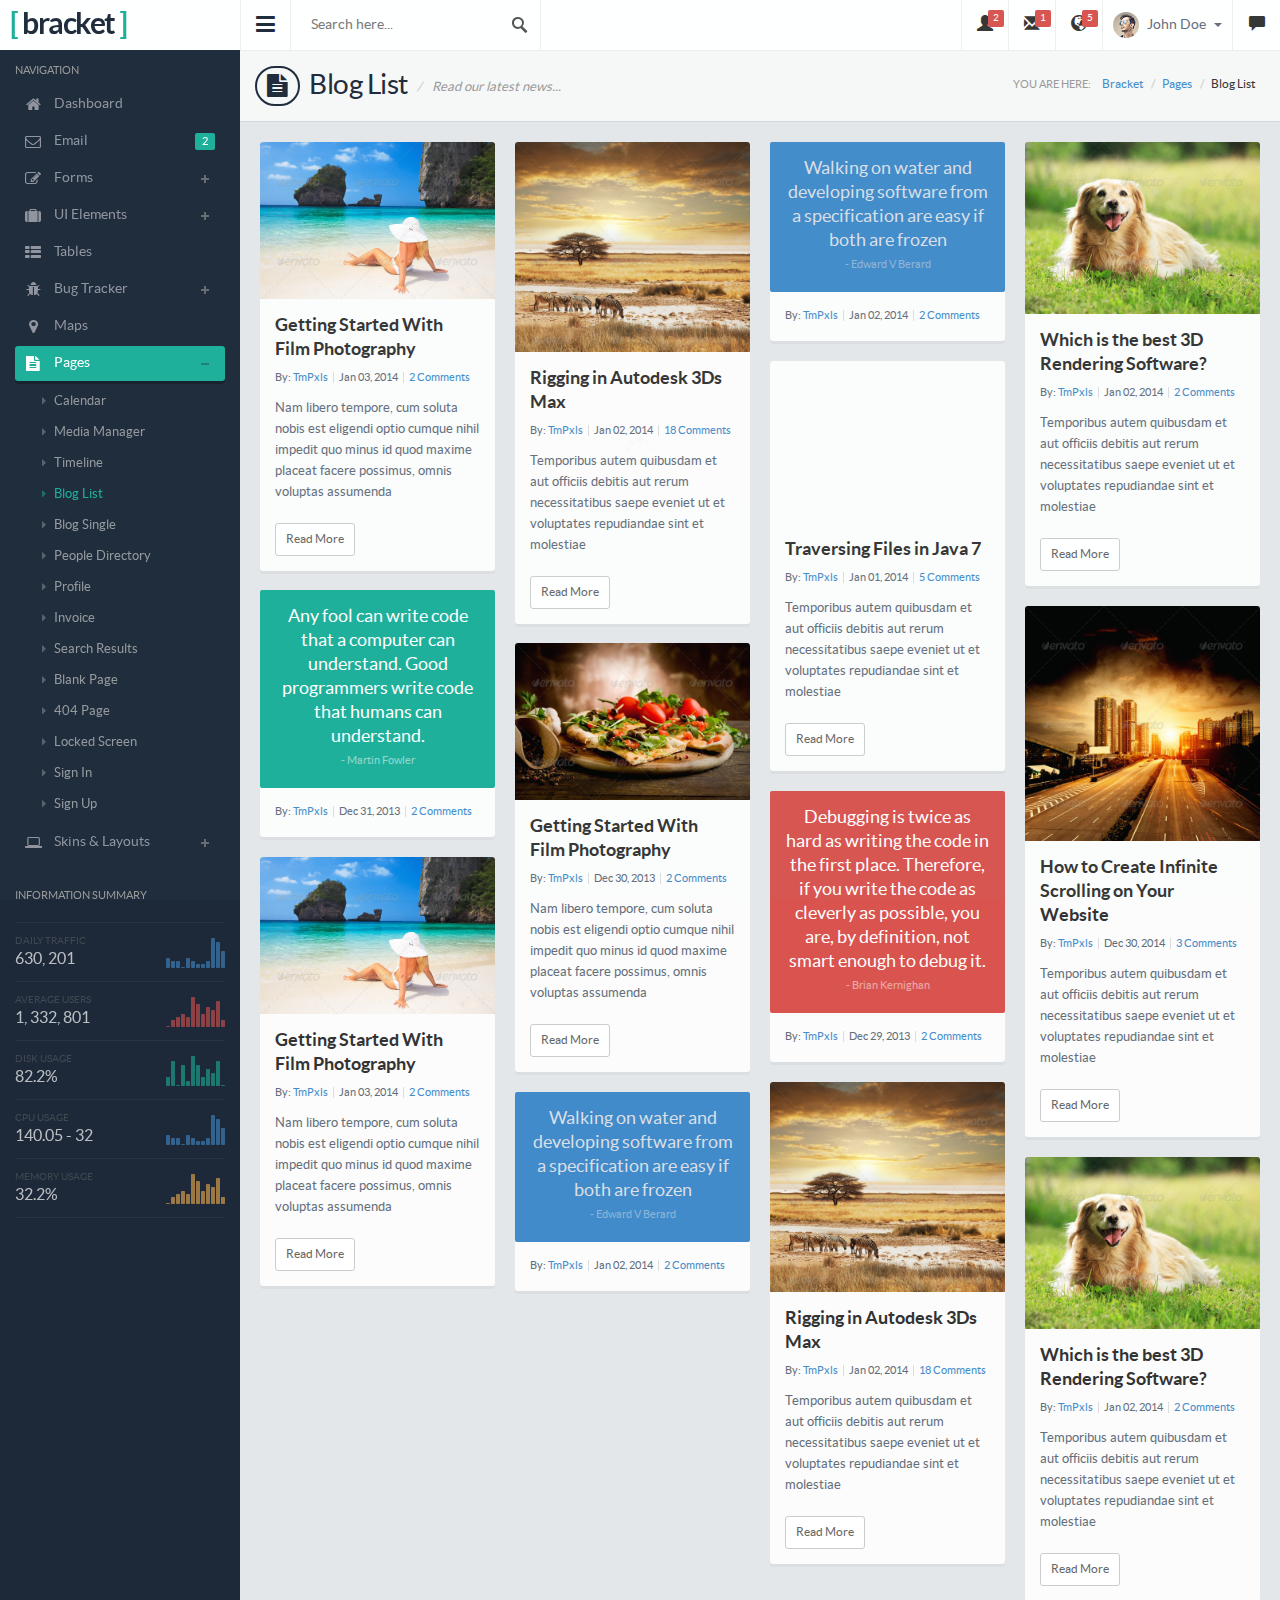
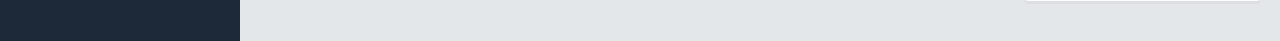
<file: 工作进度/1.网页/learn/blog-list.html>
﻿<!DOCTYPE html>
<html lang="en">
<head>
  <meta charset="utf-8">
  <meta name="viewport" content="width=device-width, initial-scale=1.0, maximum-scale=1.0">
  <meta name="description" content="">
  <meta name="author" content="">
  <link rel="shortcut icon" href="images/favicon.png" type="image/png">

  <title>Bracket Responsive Bootstrap3 Admin</title>

  <link href="css/style.default.css" rel="stylesheet">

  <!-- HTML5 shim and Respond.js IE8 support of HTML5 elements and media queries -->
  <!--[if lt IE 9]>
  <script src="js/html5shiv.js"></script>
  <script src="js/respond.min.js"></script>
  <![endif]-->
</head>

<body>



<!-- Preloader -->
<div id="preloader">
    <div id="status"><i class="fa fa-spinner fa-spin"></i></div>
</div>


<section>
  
  <div class="leftpanel">
    
    <div class="logopanel">
        <h1><span>[</span> bracket <span>]</span></h1>
    </div><!-- logopanel -->
    
    <div class="leftpanelinner">
        
        <!-- This is only visible to small devices -->
        <div class="visible-xs hidden-sm hidden-md hidden-lg">   
            <div class="media userlogged">
                <img alt="" src="images/photos/loggeduser.png" class="media-object">
                <div class="media-body">
                    <h4>John Doe</h4>
                    <span>"Life is so..."</span>
                </div>
            </div>
          
            <h5 class="sidebartitle actitle">Account</h5>
            <ul class="nav nav-pills nav-stacked nav-bracket mb30">
              <li><a href="profile.html"><i class="fa fa-user"></i> <span>Profile</span></a></li>
              <li><a href=""><i class="fa fa-cog"></i> <span>Account Settings</span></a></li>
              <li><a href=""><i class="fa fa-question-circle"></i> <span>Help</span></a></li>
              <li><a href="signout.html"><i class="fa fa-sign-out"></i> <span>Sign Out</span></a></li>
            </ul>
        </div>
      
      <h5 class="sidebartitle">Navigation</h5>
      <ul class="nav nav-pills nav-stacked nav-bracket">
        <li><a href="index.html"><i class="fa fa-home"></i> <span>Dashboard</span></a></li>
        <li><a href="email.html"><span class="pull-right badge badge-success">2</span><i class="fa fa-envelope-o"></i> <span>Email</span></a></li>
        <li class="nav-parent"><a href=""><i class="fa fa-edit"></i> <span>Forms</span></a>
          <ul class="children">
            <li><a href="general-forms.html"><i class="fa fa-caret-right"></i> General Forms</a></li>
            <li><a href="form-layouts.html"><i class="fa fa-caret-right"></i> Form Layouts</a></li>
            <li><a href="form-validation.html"><i class="fa fa-caret-right"></i> Form Validation</a></li>
            <li><a href="form-wizards.html"><i class="fa fa-caret-right"></i> Form Wizards</a></li>
            <li><a href="wysiwyg.html"><i class="fa fa-caret-right"></i> Text Editor</a></li>
            <li><a href="code-editor.html"><i class="fa fa-caret-right"></i> Code Editor</a></li>
                                <li><a href="x-editable.html"><i class="fa fa-caret-right"></i> X-Editable</a></li>
          </ul>
        </li>
        <li class="nav-parent"><a href=""><i class="fa fa-suitcase"></i> <span>UI Elements</span></a>
          <ul class="children">
            <li><a href="buttons.html"><i class="fa fa-caret-right"></i> Buttons</a></li>
            <li><a href="icons.html"><span class="pull-right badge badge-danger">updated</span><i class="fa fa-caret-right"></i> Icons</a></li>
            <li><a href="typography.html"><i class="fa fa-caret-right"></i> Typography</a></li>
            <li><a href="alerts.html"><i class="fa fa-caret-right"></i> Alerts &amp; Notifications</a></li>
            <li><a href="modals.html"><i class="fa fa-caret-right"></i> Modals</a></li>
            <li><a href="tabs-accordions.html"><i class="fa fa-caret-right"></i> Tabs &amp; Accordions</a></li>
            <li><a href="sliders.html"><i class="fa fa-caret-right"></i> Sliders</a></li>
            <li><a href="graphs.html"><i class="fa fa-caret-right"></i> Graphs &amp; Charts</a></li>
            <li><a href="widgets.html"><i class="fa fa-caret-right"></i> Panels &amp; Widgets</a></li>
            <li><a href="extras.html"><i class="fa fa-caret-right"></i> Extras</a></li>
          </ul>
        </li>
        <li><a href="tables.html"><i class="fa fa-th-list"></i> <span>Tables</span></a></li>
        <li class="nav-parent"><a href=""><i class="fa fa-bug"></i> <span>Bug Tracker</span></a>
            <ul class="children">
                <li><a href="bug-tracker.html"><i class="fa fa-caret-right"></i> Summary</a></li>
                <li><a href="bug-issues.html"><i class="fa fa-caret-right"></i> Issues</a></li>
                <li><a href="view-issue.html"><i class="fa fa-caret-right"></i> View Issue</a></li>
            </ul>
        </li>
        <li><a href="maps.html"><i class="fa fa-map-marker"></i> <span>Maps</span></a></li>
        <li class="nav-parent nav-active active"><a href=""><i class="fa fa-file-text"></i> <span>Pages</span></a>
          <ul class="children" style="display: block;">
            <li><a href="calendar.html"><i class="fa fa-caret-right"></i> Calendar</a></li>
            <li><a href="media-manager.html"><i class="fa fa-caret-right"></i> Media Manager</a></li>
            <li><a href="timeline.html"><i class="fa fa-caret-right"></i> Timeline</a></li>
            <li class="active"><a href="blog-list.html"><i class="fa fa-caret-right"></i> Blog List</a></li>
            <li><a href="blog-single.html"><i class="fa fa-caret-right"></i> Blog Single</a></li>
            <li><a href="people-directory.html"><i class="fa fa-caret-right"></i> People Directory</a></li>
            <li><a href="profile.html"><i class="fa fa-caret-right"></i> Profile</a></li>
            <li><a href="invoice.html"><i class="fa fa-caret-right"></i> Invoice</a></li>
            <li><a href="search-results.html"><i class="fa fa-caret-right"></i> Search Results</a></li>
            <li><a href="blank.html"><i class="fa fa-caret-right"></i> Blank Page</a></li>
            <li><a href="notfound.html"><i class="fa fa-caret-right"></i> 404 Page</a></li>
            <li><a href="locked.html"><i class="fa fa-caret-right"></i> Locked Screen</a></li>
            <li><a href="signin.html"><i class="fa fa-caret-right"></i> Sign In</a></li>
            <li><a href="signup.html"><i class="fa fa-caret-right"></i> Sign Up</a></li>
          </ul>
        </li>
        <li class="nav-parent"><a href="layouts.html"><i class="fa fa-laptop"></i> <span>Skins &amp; Layouts</span></a>
            <ul class="children">
                <li><a href="layouts.html"><i class="fa fa-caret-right"></i> General Layouts</a></li>
                <li><a href="horizontal-menu.html"><i class="fa fa-caret-right"></i> Top Menu</a></li>
                <li><a href="horizontal-menu2.html"><i class="fa fa-caret-right"></i> Top Menu w/ Sidebar</a></li>
                <li><a href="fixed-width.html"><i class="fa fa-caret-right"></i> Fixed Width Page</a></li>
                <li><a href="fixed-width2.html"><i class="fa fa-caret-right"></i> Fixed Width w/ Menu</a></li>
            </ul>
        </li>
      </ul>
      
      <div class="infosummary">
        <h5 class="sidebartitle">Information Summary</h5>    
        <ul>
            <li>
                <div class="datainfo">
                    <span class="text-muted">Daily Traffic</span>
                    <h4>630, 201</h4>
                </div>
                <div id="sidebar-chart" class="chart"></div>   
            </li>
            <li>
                <div class="datainfo">
                    <span class="text-muted">Average Users</span>
                    <h4>1, 332, 801</h4>
                </div>
                <div id="sidebar-chart2" class="chart"></div>   
            </li>
            <li>
                <div class="datainfo">
                    <span class="text-muted">Disk Usage</span>
                    <h4>82.2%</h4>
                </div>
                <div id="sidebar-chart3" class="chart"></div>   
            </li>
            <li>
                <div class="datainfo">
                    <span class="text-muted">CPU Usage</span>
                    <h4>140.05 - 32</h4>
                </div>
                <div id="sidebar-chart4" class="chart"></div>   
            </li>
            <li>
                <div class="datainfo">
                    <span class="text-muted">Memory Usage</span>
                    <h4>32.2%</h4>
                </div>
                <div id="sidebar-chart5" class="chart"></div>   
            </li>
        </ul>
      </div><!-- infosummary -->
      
    </div><!-- leftpanelinner -->
  </div><!-- leftpanel -->
  
  <div class="mainpanel">
    
    <div class="headerbar">
      
      <a class="menutoggle"><i class="fa fa-bars"></i></a>
      
      <form class="searchform" action="index.html" method="post">
        <input type="text" class="form-control" name="keyword" placeholder="Search here..." />
      </form>
      
      <div class="header-right">
        <ul class="headermenu">
          <li>
            <div class="btn-group">
              <button class="btn btn-default dropdown-toggle tp-icon" data-toggle="dropdown">
                <i class="glyphicon glyphicon-user"></i>
                <span class="badge">2</span>
              </button>
              <div class="dropdown-menu dropdown-menu-head pull-right">
                <h5 class="title">2 Newly Registered Users</h5>
                <ul class="dropdown-list user-list">
                  <li class="new">
                    <div class="thumb"><a href=""><img src="images/photos/user1.png" alt="" /></a></div>
                    <div class="desc">
                      <h5><a href="">Draniem Daamul (@draniem)</a> <span class="badge badge-success">new</span></h5>
                    </div>
                  </li>
                  <li class="new">
                    <div class="thumb"><a href=""><img src="images/photos/user2.png" alt="" /></a></div>
                    <div class="desc">
                      <h5><a href="">Zaham Sindilmaca (@zaham)</a> <span class="badge badge-success">new</span></h5>
                    </div>
                  </li>
                  <li>
                    <div class="thumb"><a href=""><img src="images/photos/user3.png" alt="" /></a></div>
                    <div class="desc">
                      <h5><a href="">Weno Carasbong (@wenocar)</a></h5>
                    </div>
                  </li>
                  <li>
                    <div class="thumb"><a href=""><img src="images/photos/user4.png" alt="" /></a></div>
                    <div class="desc">
                      <h5><a href="">Nusja Nawancali (@nusja)</a></h5>
                    </div>
                  </li>
                  <li>
                    <div class="thumb"><a href=""><img src="images/photos/user5.png" alt="" /></a></div>
                    <div class="desc">
                      <h5><a href="">Lane Kitmari (@lane_kitmare)</a></h5>
                    </div>
                  </li>
                  <li class="new"><a href="">See All Users</a></li>
                </ul>
              </div>
            </div>
          </li>
          <li>
            <div class="btn-group">
              <button class="btn btn-default dropdown-toggle tp-icon" data-toggle="dropdown">
                <i class="glyphicon glyphicon-envelope"></i>
                <span class="badge">1</span>
              </button>
              <div class="dropdown-menu dropdown-menu-head pull-right">
                <h5 class="title">You Have 1 New Message</h5>
                <ul class="dropdown-list gen-list">
                  <li class="new">
                    <a href="">
                    <span class="thumb"><img src="images/photos/user1.png" alt="" /></span>
                    <span class="desc">
                      <span class="name">Draniem Daamul <span class="badge badge-success">new</span></span>
                      <span class="msg">Lorem ipsum dolor sit amet...</span>
                    </span>
                    </a>
                  </li>
                  <li>
                    <a href="">
                    <span class="thumb"><img src="images/photos/user2.png" alt="" /></span>
                    <span class="desc">
                      <span class="name">Nusja Nawancali</span>
                      <span class="msg">Lorem ipsum dolor sit amet...</span>
                    </span>
                    </a>
                  </li>
                  <li>
                    <a href="">
                    <span class="thumb"><img src="images/photos/user3.png" alt="" /></span>
                    <span class="desc">
                      <span class="name">Weno Carasbong</span>
                      <span class="msg">Lorem ipsum dolor sit amet...</span>
                    </span>
                    </a>
                  </li>
                  <li>
                    <a href="">
                    <span class="thumb"><img src="images/photos/user4.png" alt="" /></span>
                    <span class="desc">
                      <span class="name">Zaham Sindilmaca</span>
                      <span class="msg">Lorem ipsum dolor sit amet...</span>
                    </span>
                    </a>
                  </li>
                  <li>
                    <a href="">
                    <span class="thumb"><img src="images/photos/user5.png" alt="" /></span>
                    <span class="desc">
                      <span class="name">Veno Leongal</span>
                      <span class="msg">Lorem ipsum dolor sit amet...</span>
                    </span>
                    </a>
                  </li>
                  <li class="new"><a href="">Read All Messages</a></li>
                </ul>
              </div>
            </div>
          </li>
          <li>
            <div class="btn-group">
              <button class="btn btn-default dropdown-toggle tp-icon" data-toggle="dropdown">
                <i class="glyphicon glyphicon-globe"></i>
                <span class="badge">5</span>
              </button>
              <div class="dropdown-menu dropdown-menu-head pull-right">
                <h5 class="title">You Have 5 New Notifications</h5>
                <ul class="dropdown-list gen-list">
                  <li class="new">
                    <a href="">
                    <span class="thumb"><img src="images/photos/user4.png" alt="" /></span>
                    <span class="desc">
                      <span class="name">Zaham Sindilmaca <span class="badge badge-success">new</span></span>
                      <span class="msg">is now following you</span>
                    </span>
                    </a>
                  </li>
                  <li class="new">
                    <a href="">
                    <span class="thumb"><img src="images/photos/user5.png" alt="" /></span>
                    <span class="desc">
                      <span class="name">Weno Carasbong <span class="badge badge-success">new</span></span>
                      <span class="msg">is now following you</span>
                    </span>
                    </a>
                  </li>
                  <li class="new">
                    <a href="">
                    <span class="thumb"><img src="images/photos/user3.png" alt="" /></span>
                    <span class="desc">
                      <span class="name">Veno Leongal <span class="badge badge-success">new</span></span>
                      <span class="msg">likes your recent status</span>
                    </span>
                    </a>
                  </li>
                  <li class="new">
                    <a href="">
                    <span class="thumb"><img src="images/photos/user3.png" alt="" /></span>
                    <span class="desc">
                      <span class="name">Nusja Nawancali <span class="badge badge-success">new</span></span>
                      <span class="msg">downloaded your work</span>
                    </span>
                    </a>
                  </li>
                  <li class="new">
                    <a href="">
                    <span class="thumb"><img src="images/photos/user3.png" alt="" /></span>
                    <span class="desc">
                      <span class="name">Nusja Nawancali <span class="badge badge-success">new</span></span>
                      <span class="msg">send you 2 messages</span>
                    </span>
                    </a>
                  </li>
                  <li class="new"><a href="">See All Notifications</a></li>
                </ul>
              </div>
            </div>
          </li>
          <li>
            <div class="btn-group">
              <button type="button" class="btn btn-default dropdown-toggle" data-toggle="dropdown">
                <img src="images/photos/loggeduser.png" alt="" />
                John Doe
                <span class="caret"></span>
              </button>
              <ul class="dropdown-menu dropdown-menu-usermenu pull-right">
                <li><a href="profile.html"><i class="glyphicon glyphicon-user"></i> My Profile</a></li>
                <li><a href="#"><i class="glyphicon glyphicon-cog"></i> Account Settings</a></li>
                <li><a href="#"><i class="glyphicon glyphicon-question-sign"></i> Help</a></li>
                <li><a href="signin.html"><i class="glyphicon glyphicon-log-out"></i> Log Out</a></li>
              </ul>
            </div>
          </li>
          <li>
            <button id="chatview" class="btn btn-default tp-icon chat-icon">
                <i class="glyphicon glyphicon-comment"></i>
            </button>
          </li>
        </ul>
      </div><!-- header-right -->
      
    </div><!-- headerbar -->
        
    <div class="pageheader">
      <h2><i class="fa fa-file-text"></i> Blog List <span>Read our latest news...</span></h2>
      <div class="breadcrumb-wrapper">
        <span class="label">You are here:</span>
        <ol class="breadcrumb">
          <li><a href="index.html">Bracket</a></li>
          <li><a href="index.html">Pages</a></li>
          <li class="active">Blog List</li>
        </ol>
      </div>
    </div>
    
    <div class="contentpanel">
      
      <div id="bloglist" class="row">
        
        <div class="col-xs-6 col-sm-4 col-md-3">
          <div class="blog-item">
            <a href="blog-single.html" class="blog-img"><img src="images/photos/blog1.jpg" class="img-responsive" alt="" /></a>
            <div class="blog-details">
              <h4 class="blog-title"><a href="">Getting Started With Film Photography</a></h4>
              <ul class="blog-meta">
                <li>By: <a href="">TmPxls</a></li>
                <li>Jan 03, 2014</li>
                <li><a href="">2 Comments</a></li>
              </ul>
              <div class="blog-summary">
                <p>Nam libero tempore, cum soluta nobis est eligendi optio cumque nihil impedit quo minus id quod maxime placeat facere possimus, omnis voluptas assumenda</p>
                <button class="btn btn-sm btn-white">Read More</button>
              </div>
            </div>
          </div><!-- blog-item -->
        </div><!-- col-xs-6 -->
        
        <div class="col-xs-6 col-sm-4 col-md-3">
          <div class="blog-item">
            <a href="blog-single.html" class="blog-img"><img src="images/photos/blog2.jpg" class="img-responsive" alt="" /></a>
            <div class="blog-details">
              <h4 class="blog-title"><a href="">Rigging in Autodesk 3Ds Max</a></h4>
              <ul class="blog-meta">
                <li>By: <a href="">TmPxls</a></li>
                <li>Jan 02, 2014</li>
                <li><a href="">18 Comments</a></li>
              </ul>
              <div class="blog-summary">
                <p>Temporibus autem quibusdam et aut officiis debitis aut rerum necessitatibus saepe eveniet ut et voluptates repudiandae sint et molestiae</p>
                <button class="btn btn-sm btn-white">Read More</button>
              </div>
            </div>
          </div><!-- blog-item -->
        </div><!-- col-xs-6 -->
        
        <div class="col-xs-6 col-sm-4 col-md-3">
          <div class="blog-item blog-quote">
            <div class="quote quote-primary">
                <a href="">
                  Walking on water and developing software from a specification are easy if both are frozen
                  <small class="quote-author">- Edward V Berard</small>
                </a>
              </div>
            <div class="blog-details">
              <ul class="blog-meta">
                <li>By: <a href="">TmPxls</a></li>
                <li>Jan 02, 2014</li>
                <li><a href="">2 Comments</a></li>
              </ul>
            </div><!-- blog-details -->
          </div><!-- blog-item -->
        </div><!-- col-xs-6 -->
        
        <div class="col-xs-6 col-sm-4 col-md-3">
          <div class="blog-item">
            <a href="blog-single.html" class="blog-img"><img src="images/photos/blog3.jpg" class="img-responsive" alt="" /></a>
            <div class="blog-details">
              <h4 class="blog-title"><a href="">Which is the best 3D Rendering Software?</a></h4>
              <ul class="blog-meta">
                <li>By: <a href="">TmPxls</a></li>
                <li>Jan 02, 2014</li>
                <li><a href="">2 Comments</a></li>
              </ul>
              <div class="blog-summary">
                <p>Temporibus autem quibusdam et aut officiis debitis aut rerum necessitatibus saepe eveniet ut et voluptates repudiandae sint et molestiae</p>
                <button class="btn btn-sm btn-white">Read More</button>
              </div>
            </div>
          </div><!-- blog-item -->
        </div><!-- col-xs-6 -->
        
        <div class="col-xs-6 col-sm-4 col-md-3">
          <div class="blog-item">
            <div class="blog-video">
              <iframe src="http://player.vimeo.com/video/51478176" allowfullscreen></iframe>
            </div>
            <div class="blog-details">
              <h4 class="blog-title"><a href="">Traversing Files in Java 7</a></h4>
              <ul class="blog-meta">
                <li>By: <a href="">TmPxls</a></li>
                <li>Jan 01, 2014</li>
                <li><a href="">5 Comments</a></li>
              </ul>
              <div class="blog-summary">
                <p>Temporibus autem quibusdam et aut officiis debitis aut rerum necessitatibus saepe eveniet ut et voluptates repudiandae sint et molestiae</p>
                <button class="btn btn-sm btn-white">Read More</button>
              </div>
            </div>
          </div><!-- blog-item -->
        </div><!-- col-xs-6 -->
        
        <div class="col-xs-6 col-sm-4 col-md-3">
          <div class="blog-item blog-quote">
            <div class="quote quote-success">
                <a href="">
                  Any fool can write code that a computer can understand. Good programmers write code that humans can understand.
                  <small class="quote-author">- Martin Fowler</small>
                </a>
              </div>
            <div class="blog-details">
              <ul class="blog-meta">
                <li>By: <a href="">TmPxls</a></li>
                <li>Dec 31, 2013</li>
                <li><a href="">2 Comments</a></li>
              </ul>
            </div><!-- blog-details -->
          </div><!-- blog-item -->
        </div><!-- col-xs-6 -->
        
        <div class="col-xs-6 col-sm-4 col-md-3">
          <div class="blog-item">
            <a href="blog-single.html" class="blog-img"><img src="images/photos/blog4.jpg" class="img-responsive" alt="" /></a>
            <div class="blog-details">
              <h4 class="blog-title"><a href="">How to Create Infinite Scrolling on Your Website</a></h4>
              <ul class="blog-meta">
                <li>By: <a href="">TmPxls</a></li>
                <li>Dec 30, 2014</li>
                <li><a href="">3 Comments</a></li>
              </ul>
              <div class="blog-summary">
                <p>Temporibus autem quibusdam et aut officiis debitis aut rerum necessitatibus saepe eveniet ut et voluptates repudiandae sint et molestiae</p>
                <button class="btn btn-sm btn-white">Read More</button>
              </div>
            </div>
          </div><!-- blog-item -->
        </div><!-- col-xs-6 -->
        
        <div class="col-xs-6 col-sm-4 col-md-3">
          <div class="blog-item">
            <a href="blog-single.html" class="blog-img"><img src="images/photos/media1.jpg" class="img-responsive" alt="" /></a>
            <div class="blog-details">
              <h4 class="blog-title"><a href="">Getting Started With Film Photography</a></h4>
              <ul class="blog-meta">
                <li>By: <a href="">TmPxls</a></li>
                <li>Dec 30, 2013</li>
                <li><a href="">2 Comments</a></li>
              </ul>
              <div class="blog-summary">
                <p>Nam libero tempore, cum soluta nobis est eligendi optio cumque nihil impedit quo minus id quod maxime placeat facere possimus, omnis voluptas assumenda</p>
                <button class="btn btn-sm btn-white">Read More</button>
              </div>
            </div>
          </div><!-- blog-item -->
        </div><!-- col-xs-6 -->
        
        <div class="col-xs-6 col-sm-4 col-md-3">
          <div class="blog-item blog-quote">
            <div class="quote quote-danger">
                <a href="">
                  Debugging is twice as hard as writing the code in the first place. Therefore, if you write the code as cleverly as possible, you are, by definition, not smart enough to debug it.
                  <small class="quote-author">- Brian Kernighan</small>
                </a>
              </div>
            <div class="blog-details">
              <ul class="blog-meta">
                <li>By: <a href="">TmPxls</a></li>
                <li>Dec 29, 2013</li>
                <li><a href="">2 Comments</a></li>
              </ul>
            </div><!-- blog-details -->
          </div><!-- blog-item -->
        </div><!-- col-xs-6 -->
        
        <div class="col-xs-6 col-sm-4 col-md-3">
          <div class="blog-item">
            <a href="blog-single.html" class="blog-img"><img src="images/photos/blog1.jpg" class="img-responsive" alt="" /></a>
            <div class="blog-details">
              <h4 class="blog-title"><a href="">Getting Started With Film Photography</a></h4>
              <ul class="blog-meta">
                <li>By: <a href="">TmPxls</a></li>
                <li>Jan 03, 2014</li>
                <li><a href="">2 Comments</a></li>
              </ul>
              <div class="blog-summary">
                <p>Nam libero tempore, cum soluta nobis est eligendi optio cumque nihil impedit quo minus id quod maxime placeat facere possimus, omnis voluptas assumenda</p>
                <button class="btn btn-sm btn-white">Read More</button>
              </div>
            </div>
          </div><!-- blog-item -->
        </div><!-- col-xs-6 -->
        
        <div class="col-xs-6 col-sm-4 col-md-3">
          <div class="blog-item">
            <a href="blog-single.html" class="blog-img"><img src="images/photos/blog2.jpg" class="img-responsive" alt="" /></a>
            <div class="blog-details">
              <h4 class="blog-title"><a href="">Rigging in Autodesk 3Ds Max</a></h4>
              <ul class="blog-meta">
                <li>By: <a href="">TmPxls</a></li>
                <li>Jan 02, 2014</li>
                <li><a href="">18 Comments</a></li>
              </ul>
              <div class="blog-summary">
                <p>Temporibus autem quibusdam et aut officiis debitis aut rerum necessitatibus saepe eveniet ut et voluptates repudiandae sint et molestiae</p>
                <button class="btn btn-sm btn-white">Read More</button>
              </div>
            </div>
          </div><!-- blog-item -->
        </div><!-- col-xs-6 -->
        
        <div class="col-xs-6 col-sm-4 col-md-3">
          <div class="blog-item blog-quote">
            <div class="quote quote-primary">
                <a href="">
                  Walking on water and developing software from a specification are easy if both are frozen
                  <small class="quote-author">- Edward V Berard</small>
                </a>
              </div>
            <div class="blog-details">
              <ul class="blog-meta">
                <li>By: <a href="">TmPxls</a></li>
                <li>Jan 02, 2014</li>
                <li><a href="">2 Comments</a></li>
              </ul>
            </div><!-- blog-details -->
          </div><!-- blog-item -->
        </div><!-- col-xs-6 -->
        
        <div class="col-xs-6 col-sm-4 col-md-3">
          <div class="blog-item">
            <a href="blog-single.html" class="blog-img"><img src="images/photos/blog3.jpg" class="img-responsive" alt="" /></a>
            <div class="blog-details">
              <h4 class="blog-title"><a href="">Which is the best 3D Rendering Software?</a></h4>
              <ul class="blog-meta">
                <li>By: <a href="">TmPxls</a></li>
                <li>Jan 02, 2014</li>
                <li><a href="">2 Comments</a></li>
              </ul>
              <div class="blog-summary">
                <p>Temporibus autem quibusdam et aut officiis debitis aut rerum necessitatibus saepe eveniet ut et voluptates repudiandae sint et molestiae</p>
                <button class="btn btn-sm btn-white">Read More</button>
              </div>
            </div>
          </div><!-- blog-item -->
        </div><!-- col-xs-6 -->
        
      </div><!-- row -->
      
    </div><!-- contentpanel -->
    
  </div><!-- mainpanel -->
  
  <div class="rightpanel">
    <!-- Nav tabs -->
    <ul class="nav nav-tabs nav-justified">
        <li class="active"><a href="#rp-alluser" data-toggle="tab"><i class="fa fa-users"></i></a></li>
        <li><a href="#rp-favorites" data-toggle="tab"><i class="fa fa-heart"></i></a></li>
        <li><a href="#rp-history" data-toggle="tab"><i class="fa fa-clock-o"></i></a></li>
        <li><a href="#rp-settings" data-toggle="tab"><i class="fa fa-gear"></i></a></li>
    </ul>
        
    <!-- Tab panes -->
    <div class="tab-content">
        <div class="tab-pane active" id="rp-alluser">
            <h5 class="sidebartitle">Online Users</h5>
            <ul class="chatuserlist">
                <li class="online">
                    <div class="media">
                        <a href="#" class="pull-left media-thumb">
                            <img alt="" src="images/photos/userprofile.png" class="media-object">
                        </a>
                        <div class="media-body">
                            <strong>Eileen Sideways</strong>
                            <small>Los Angeles, CA</small>
                        </div>
                    </div><!-- media -->
                </li>
                <li class="online">
                    <div class="media">
                        <a href="#" class="pull-left media-thumb">
                            <img alt="" src="images/photos/user1.png" class="media-object">
                        </a>
                        <div class="media-body">
                            <span class="pull-right badge badge-danger">2</span>
                            <strong>Zaham Sindilmaca</strong>
                            <small>San Francisco, CA</small>
                        </div>
                    </div><!-- media -->
                </li>
                <li class="online">
                    <div class="media">
                        <a href="#" class="pull-left media-thumb">
                            <img alt="" src="images/photos/user2.png" class="media-object">
                        </a>
                        <div class="media-body">
                            <strong>Nusja Nawancali</strong>
                            <small>Bangkok, Thailand</small>
                        </div>
                    </div><!-- media -->
                </li>
                <li class="online">
                    <div class="media">
                        <a href="#" class="pull-left media-thumb">
                            <img alt="" src="images/photos/user3.png" class="media-object">
                        </a>
                        <div class="media-body">
                            <strong>Renov Leongal</strong>
                            <small>Cebu City, Philippines</small>
                        </div>
                    </div><!-- media -->
                </li>
                <li class="online">
                    <div class="media">
                        <a href="#" class="pull-left media-thumb">
                            <img alt="" src="images/photos/user4.png" class="media-object">
                        </a>
                        <div class="media-body">
                            <strong>Weno Carasbong</strong>
                            <small>Tokyo, Japan</small>
                        </div>
                    </div><!-- media -->
                </li>
            </ul>
            
            <div class="mb30"></div>
            
            <h5 class="sidebartitle">Offline Users</h5>
            <ul class="chatuserlist">
                <li>
                    <div class="media">
                        <a href="#" class="pull-left media-thumb">
                            <img alt="" src="images/photos/user5.png" class="media-object">
                        </a>
                        <div class="media-body">
                            <strong>Eileen Sideways</strong>
                            <small>Los Angeles, CA</small>
                        </div>
                    </div><!-- media -->
                </li>
                <li>
                    <div class="media">
                        <a href="#" class="pull-left media-thumb">
                            <img alt="" src="images/photos/user2.png" class="media-object">
                        </a>
                        <div class="media-body">
                            <strong>Zaham Sindilmaca</strong>
                            <small>San Francisco, CA</small>
                        </div>
                    </div><!-- media -->
                </li>
                <li>
                    <div class="media">
                        <a href="#" class="pull-left media-thumb">
                            <img alt="" src="images/photos/user3.png" class="media-object">
                        </a>
                        <div class="media-body">
                            <strong>Nusja Nawancali</strong>
                            <small>Bangkok, Thailand</small>
                        </div>
                    </div><!-- media -->
                </li>
                <li>
                    <div class="media">
                        <a href="#" class="pull-left media-thumb">
                            <img alt="" src="images/photos/user4.png" class="media-object">
                        </a>
                        <div class="media-body">
                            <strong>Renov Leongal</strong>
                            <small>Cebu City, Philippines</small>
                        </div>
                    </div><!-- media -->
                </li>
                <li>
                    <div class="media">
                        <a href="#" class="pull-left media-thumb">
                            <img alt="" src="images/photos/user5.png" class="media-object">
                        </a>
                        <div class="media-body">
                            <strong>Weno Carasbong</strong>
                            <small>Tokyo, Japan</small>
                        </div>
                    </div><!-- media -->
                </li>
                <li>
                    <div class="media">
                        <a href="#" class="pull-left media-thumb">
                            <img alt="" src="images/photos/user4.png" class="media-object">
                        </a>
                        <div class="media-body">
                            <strong>Renov Leongal</strong>
                            <small>Cebu City, Philippines</small>
                        </div>
                    </div><!-- media -->
                </li>
                <li>
                    <div class="media">
                        <a href="#" class="pull-left media-thumb">
                            <img alt="" src="images/photos/user5.png" class="media-object">
                        </a>
                        <div class="media-body">
                            <strong>Weno Carasbong</strong>
                            <small>Tokyo, Japan</small>
                        </div>
                    </div><!-- media -->
                </li>
            </ul>
        </div>
        <div class="tab-pane" id="rp-favorites">
            <h5 class="sidebartitle">Favorites</h5>
            <ul class="chatuserlist">
                <li class="online">
                    <div class="media">
                        <a href="#" class="pull-left media-thumb">
                            <img alt="" src="images/photos/user2.png" class="media-object">
                        </a>
                        <div class="media-body">
                            <strong>Eileen Sideways</strong>
                            <small>Los Angeles, CA</small>
                        </div>
                    </div><!-- media -->
                </li>
                <li>
                    <div class="media">
                        <a href="#" class="pull-left media-thumb">
                            <img alt="" src="images/photos/user1.png" class="media-object">
                        </a>
                        <div class="media-body">
                            <strong>Zaham Sindilmaca</strong>
                            <small>San Francisco, CA</small>
                        </div>
                    </div><!-- media -->
                </li>
                <li>
                    <div class="media">
                        <a href="#" class="pull-left media-thumb">
                            <img alt="" src="images/photos/user3.png" class="media-object">
                        </a>
                        <div class="media-body">
                            <strong>Nusja Nawancali</strong>
                            <small>Bangkok, Thailand</small>
                        </div>
                    </div><!-- media -->
                </li>
                <li class="online">
                    <div class="media">
                        <a href="#" class="pull-left media-thumb">
                            <img alt="" src="images/photos/user4.png" class="media-object">
                        </a>
                        <div class="media-body">
                            <strong>Renov Leongal</strong>
                            <small>Cebu City, Philippines</small>
                        </div>
                    </div><!-- media -->
                </li>
                <li class="online">
                    <div class="media">
                        <a href="#" class="pull-left media-thumb">
                            <img alt="" src="images/photos/user5.png" class="media-object">
                        </a>
                        <div class="media-body">
                            <strong>Weno Carasbong</strong>
                            <small>Tokyo, Japan</small>
                        </div>
                    </div><!-- media -->
                </li>
            </ul>
        </div>
        <div class="tab-pane" id="rp-history">
            <h5 class="sidebartitle">History</h5>
            <ul class="chatuserlist">
                <li class="online">
                    <div class="media">
                        <a href="#" class="pull-left media-thumb">
                            <img alt="" src="images/photos/user4.png" class="media-object">
                        </a>
                        <div class="media-body">
                            <strong>Eileen Sideways</strong>
                            <small>Hi hello, ctc?... would you mind if I go to your...</small>
                        </div>
                    </div><!-- media -->
                </li>
                <li>
                    <div class="media">
                        <a href="#" class="pull-left media-thumb">
                            <img alt="" src="images/photos/user2.png" class="media-object">
                        </a>
                        <div class="media-body">
                            <strong>Zaham Sindilmaca</strong>
                            <small>This is to inform you that your product that we...</small>
                        </div>
                    </div><!-- media -->
                </li>
                <li>
                    <div class="media">
                        <a href="#" class="pull-left media-thumb">
                            <img alt="" src="images/photos/user3.png" class="media-object">
                        </a>
                        <div class="media-body">
                            <strong>Nusja Nawancali</strong>
                            <small>Are you willing to have a long term relat...</small>
                        </div>
                    </div><!-- media -->
                </li>
            </ul>
        </div>
        <div class="tab-pane pane-settings" id="rp-settings">
            
            <h5 class="sidebartitle mb20">Settings</h5>
            <div class="form-group">
                <label class="col-xs-8 control-label">Show Offline Users</label>
                <div class="col-xs-4 control-label">
                    <div class="toggle toggle-success"></div>
                </div>
            </div>
            
            <div class="form-group">
                <label class="col-xs-8 control-label">Enable History</label>
                <div class="col-xs-4 control-label">
                    <div class="toggle toggle-success"></div>
                </div>
            </div>
            
            <div class="form-group">
                <label class="col-xs-8 control-label">Show Full Name</label>
                <div class="col-xs-4 control-label">
                    <div class="toggle-chat1 toggle-success"></div>
                </div>
            </div>
            
            <div class="form-group">
                <label class="col-xs-8 control-label">Show Location</label>
                <div class="col-xs-4 control-label">
                    <div class="toggle toggle-success"></div>
                </div>
            </div>
            
        </div><!-- tab-pane -->
        
    </div><!-- tab-content -->
  </div><!-- rightpanel -->
  
</section>


<script src="js/jquery-1.11.1.min.js"></script>
<script src="js/jquery-migrate-1.2.1.min.js"></script>
<script src="js/bootstrap.min.js"></script>
<script src="js/modernizr.min.js"></script>
<script src="js/jquery.sparkline.min.js"></script>
<script src="js/toggles.min.js"></script>
<script src="js/retina.min.js"></script>
<script src="js/jquery.cookies.js"></script>


<script src="js/masonry.pkgd.min.js"></script>

<script src="js/custom.js"></script>
<script>
  jQuery(window).load(function(){
    
    "use strict";
  
    var container = document.querySelector('#bloglist');
    var msnry = new Masonry( container, {
      // options
      columnWidth: '.col-xs-6',
      itemSelector: '.col-xs-6'
    });
    
    // check on load
    if(jQuery(window).width() <= 480 )
        msnry.destroy();

    // check on resize
    jQuery(window).resize(function(){
        if(jQuery(this).width() <= 480 )
            msnry.destroy();
    });
    
    // relayout items when clicking chat icon
    jQuery('#chatview, .menutoggle').click(function(){
       msnry.layout();
    });

  });
  
</script>

</body>
</html>
</file>
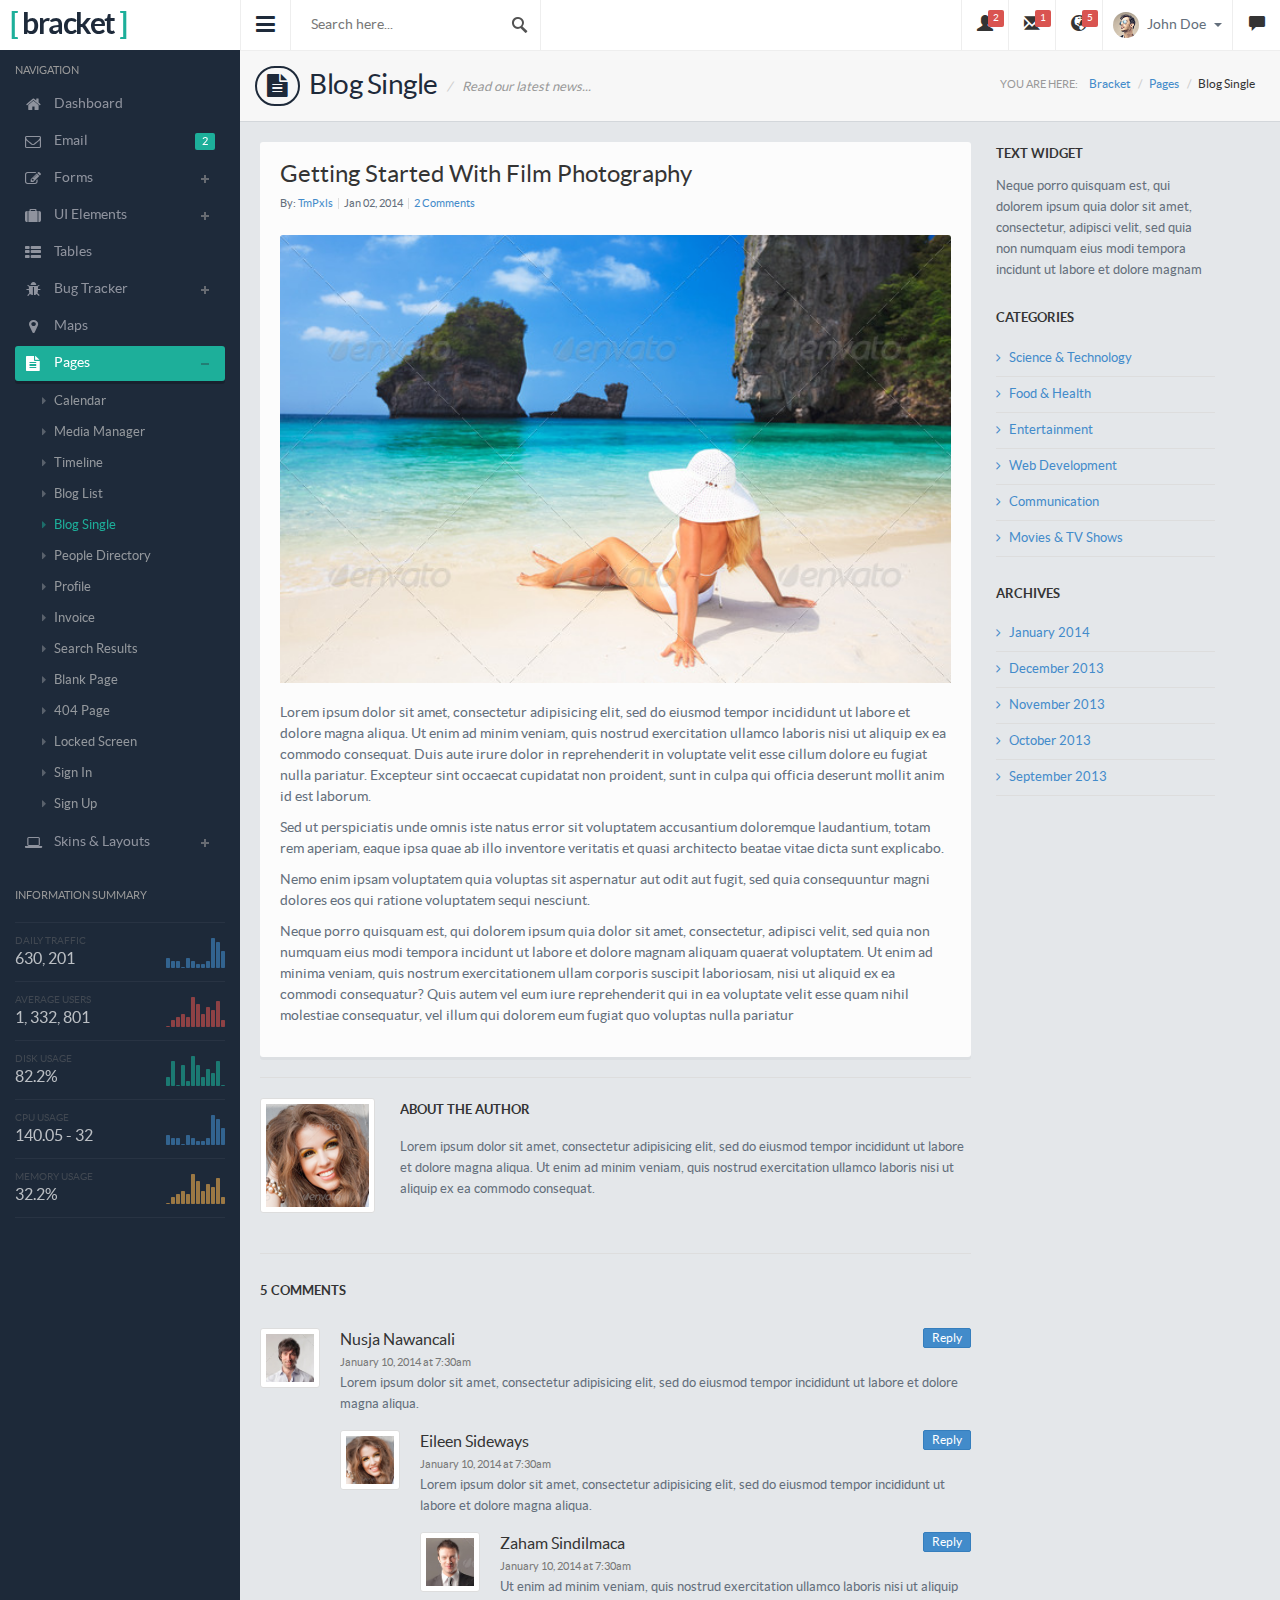
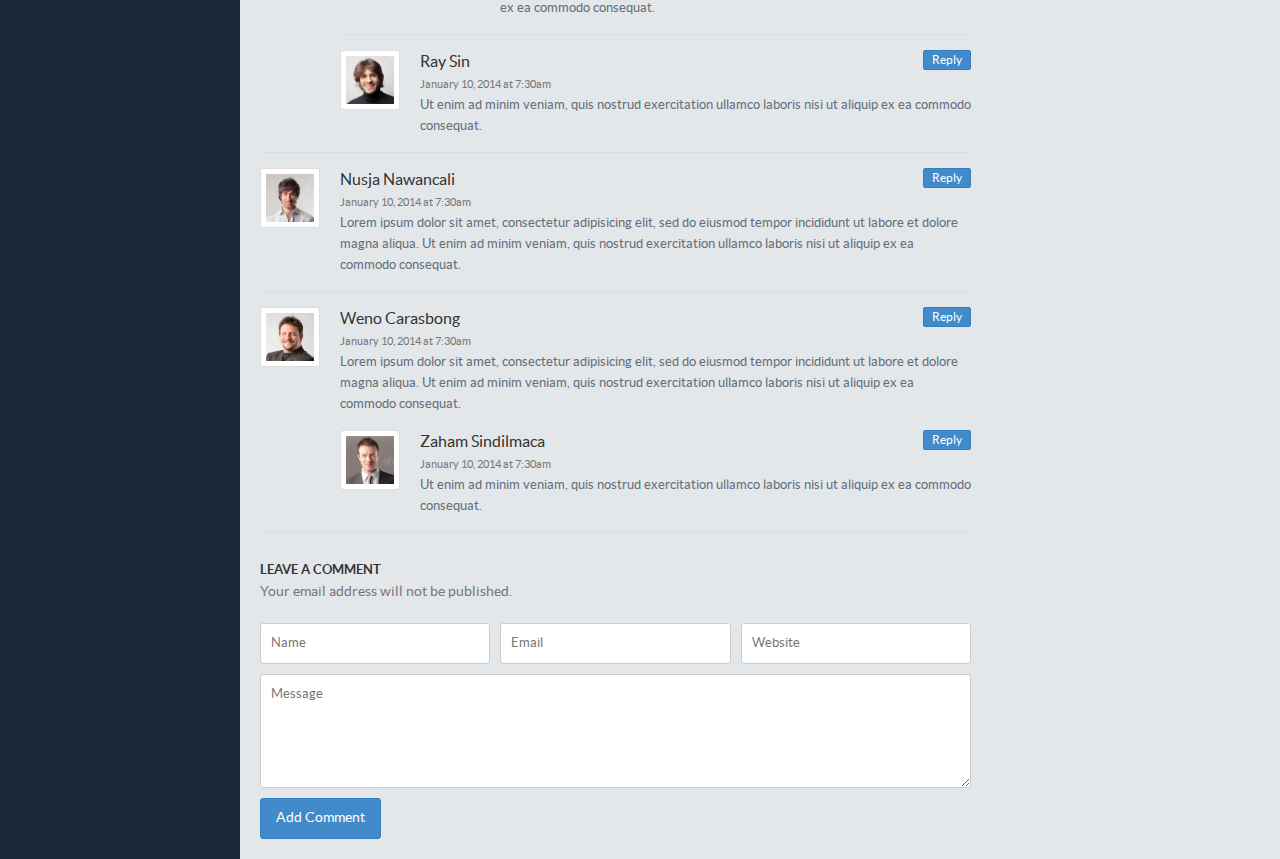
<file: 工作进度/1.网页/learn/blog-single.html>
﻿<!DOCTYPE html>
<html lang="en">
<head>
  <meta charset="utf-8">
  <meta name="viewport" content="width=device-width, initial-scale=1.0, maximum-scale=1.0">
  <meta name="description" content="">
  <meta name="author" content="">
  <link rel="shortcut icon" href="images/favicon.png" type="image/png">

  <title>Bracket Responsive Bootstrap3 Admin</title>

  <link href="css/style.default.css" rel="stylesheet">

  <!-- HTML5 shim and Respond.js IE8 support of HTML5 elements and media queries -->
  <!--[if lt IE 9]>
  <script src="js/html5shiv.js"></script>
  <script src="js/respond.min.js"></script>
  <![endif]-->
</head>

<body>



<!-- Preloader -->
<div id="preloader">
    <div id="status"><i class="fa fa-spinner fa-spin"></i></div>
</div>


<section>
  
  <div class="leftpanel">
    
    <div class="logopanel">
        <h1><span>[</span> bracket <span>]</span></h1>
    </div><!-- logopanel -->
    
    <div class="leftpanelinner">
        
        <!-- This is only visible to small devices -->
        <div class="visible-xs hidden-sm hidden-md hidden-lg">   
            <div class="media userlogged">
                <img alt="" src="images/photos/loggeduser.png" class="media-object">
                <div class="media-body">
                    <h4>John Doe</h4>
                    <span>"Life is so..."</span>
                </div>
            </div>
          
            <h5 class="sidebartitle actitle">Account</h5>
            <ul class="nav nav-pills nav-stacked nav-bracket mb30">
              <li><a href="profile.html"><i class="fa fa-user"></i> <span>Profile</span></a></li>
              <li><a href=""><i class="fa fa-cog"></i> <span>Account Settings</span></a></li>
              <li><a href=""><i class="fa fa-question-circle"></i> <span>Help</span></a></li>
              <li><a href="signout.html"><i class="fa fa-sign-out"></i> <span>Sign Out</span></a></li>
            </ul>
        </div>
      
      <h5 class="sidebartitle">Navigation</h5>
      <ul class="nav nav-pills nav-stacked nav-bracket">
        <li><a href="index.html"><i class="fa fa-home"></i> <span>Dashboard</span></a></li>
        <li><a href="email.html"><span class="pull-right badge badge-success">2</span><i class="fa fa-envelope-o"></i> <span>Email</span></a></li>
        <li class="nav-parent"><a href=""><i class="fa fa-edit"></i> <span>Forms</span></a>
          <ul class="children">
            <li><a href="general-forms.html"><i class="fa fa-caret-right"></i> General Forms</a></li>
            <li><a href="form-layouts.html"><i class="fa fa-caret-right"></i> Form Layouts</a></li>
            <li><a href="form-validation.html"><i class="fa fa-caret-right"></i> Form Validation</a></li>
            <li><a href="form-wizards.html"><i class="fa fa-caret-right"></i> Form Wizards</a></li>
            <li><a href="wysiwyg.html"><i class="fa fa-caret-right"></i> Text Editor</a></li>
            <li><a href="code-editor.html"><i class="fa fa-caret-right"></i> Code Editor</a></li>
                                <li><a href="x-editable.html"><i class="fa fa-caret-right"></i> X-Editable</a></li>
          </ul>
        </li>
        <li class="nav-parent"><a href=""><i class="fa fa-suitcase"></i> <span>UI Elements</span></a>
          <ul class="children">
            <li><a href="buttons.html"><i class="fa fa-caret-right"></i> Buttons</a></li>
            <li><a href="icons.html"><span class="pull-right badge badge-danger">updated</span><i class="fa fa-caret-right"></i> Icons</a></li>
            <li><a href="typography.html"><i class="fa fa-caret-right"></i> Typography</a></li>
            <li><a href="alerts.html"><i class="fa fa-caret-right"></i> Alerts &amp; Notifications</a></li>
            <li><a href="modals.html"><i class="fa fa-caret-right"></i> Modals</a></li>
            <li><a href="tabs-accordions.html"><i class="fa fa-caret-right"></i> Tabs &amp; Accordions</a></li>
            <li><a href="sliders.html"><i class="fa fa-caret-right"></i> Sliders</a></li>
            <li><a href="graphs.html"><i class="fa fa-caret-right"></i> Graphs &amp; Charts</a></li>
            <li><a href="widgets.html"><i class="fa fa-caret-right"></i> Panels &amp; Widgets</a></li>
            <li><a href="extras.html"><i class="fa fa-caret-right"></i> Extras</a></li>
          </ul>
        </li>
        <li><a href="tables.html"><i class="fa fa-th-list"></i> <span>Tables</span></a></li>
        <li class="nav-parent"><a href=""><i class="fa fa-bug"></i> <span>Bug Tracker</span></a>
            <ul class="children">
                <li><a href="bug-tracker.html"><i class="fa fa-caret-right"></i> Summary</a></li>
                <li><a href="bug-issues.html"><i class="fa fa-caret-right"></i> Issues</a></li>
                <li><a href="view-issue.html"><i class="fa fa-caret-right"></i> View Issue</a></li>
            </ul>
        </li>
        <li><a href="maps.html"><i class="fa fa-map-marker"></i> <span>Maps</span></a></li>
        <li class="nav-parent nav-active active"><a href=""><i class="fa fa-file-text"></i> <span>Pages</span></a>
          <ul class="children" style="display: block;">
            <li><a href="calendar.html"><i class="fa fa-caret-right"></i> Calendar</a></li>
            <li><a href="media-manager.html"><i class="fa fa-caret-right"></i> Media Manager</a></li>
            <li><a href="timeline.html"><i class="fa fa-caret-right"></i> Timeline</a></li>
            <li><a href="blog-list.html"><i class="fa fa-caret-right"></i> Blog List</a></li>
            <li class="active"><a href="blog-single.html"><i class="fa fa-caret-right"></i> Blog Single</a></li>
            <li><a href="people-directory.html"><i class="fa fa-caret-right"></i> People Directory</a></li>
            <li><a href="profile.html"><i class="fa fa-caret-right"></i> Profile</a></li>
            <li><a href="invoice.html"><i class="fa fa-caret-right"></i> Invoice</a></li>
            <li><a href="search-results.html"><i class="fa fa-caret-right"></i> Search Results</a></li>
            <li><a href="blank.html"><i class="fa fa-caret-right"></i> Blank Page</a></li>
            <li><a href="notfound.html"><i class="fa fa-caret-right"></i> 404 Page</a></li>
            <li><a href="locked.html"><i class="fa fa-caret-right"></i> Locked Screen</a></li>
            <li><a href="signin.html"><i class="fa fa-caret-right"></i> Sign In</a></li>
            <li><a href="signup.html"><i class="fa fa-caret-right"></i> Sign Up</a></li>
          </ul>
        </li>
        <li class="nav-parent"><a href="layouts.html"><i class="fa fa-laptop"></i> <span>Skins &amp; Layouts</span></a>
            <ul class="children">
                <li><a href="layouts.html"><i class="fa fa-caret-right"></i> General Layouts</a></li>
                <li><a href="horizontal-menu.html"><i class="fa fa-caret-right"></i> Top Menu</a></li>
                <li><a href="horizontal-menu2.html"><i class="fa fa-caret-right"></i> Top Menu w/ Sidebar</a></li>
                <li><a href="fixed-width.html"><i class="fa fa-caret-right"></i> Fixed Width Page</a></li>
                <li><a href="fixed-width2.html"><i class="fa fa-caret-right"></i> Fixed Width w/ Menu</a></li>
            </ul>
        </li>
      </ul>
      
      <div class="infosummary">
        <h5 class="sidebartitle">Information Summary</h5>    
        <ul>
            <li>
                <div class="datainfo">
                    <span class="text-muted">Daily Traffic</span>
                    <h4>630, 201</h4>
                </div>
                <div id="sidebar-chart" class="chart"></div>   
            </li>
            <li>
                <div class="datainfo">
                    <span class="text-muted">Average Users</span>
                    <h4>1, 332, 801</h4>
                </div>
                <div id="sidebar-chart2" class="chart"></div>   
            </li>
            <li>
                <div class="datainfo">
                    <span class="text-muted">Disk Usage</span>
                    <h4>82.2%</h4>
                </div>
                <div id="sidebar-chart3" class="chart"></div>   
            </li>
            <li>
                <div class="datainfo">
                    <span class="text-muted">CPU Usage</span>
                    <h4>140.05 - 32</h4>
                </div>
                <div id="sidebar-chart4" class="chart"></div>   
            </li>
            <li>
                <div class="datainfo">
                    <span class="text-muted">Memory Usage</span>
                    <h4>32.2%</h4>
                </div>
                <div id="sidebar-chart5" class="chart"></div>   
            </li>
        </ul>
      </div><!-- infosummary -->
      
    </div><!-- leftpanelinner -->
  </div><!-- leftpanel -->
  
  <div class="mainpanel">
    
    <div class="headerbar">
      
      <a class="menutoggle"><i class="fa fa-bars"></i></a>
      
      <form class="searchform" action="index.html" method="post">
        <input type="text" class="form-control" name="keyword" placeholder="Search here..." />
      </form>
      
      <div class="header-right">
        <ul class="headermenu">
          <li>
            <div class="btn-group">
              <button class="btn btn-default dropdown-toggle tp-icon" data-toggle="dropdown">
                <i class="glyphicon glyphicon-user"></i>
                <span class="badge">2</span>
              </button>
              <div class="dropdown-menu dropdown-menu-head pull-right">
                <h5 class="title">2 Newly Registered Users</h5>
                <ul class="dropdown-list user-list">
                  <li class="new">
                    <div class="thumb"><a href=""><img src="images/photos/user1.png" alt="" /></a></div>
                    <div class="desc">
                      <h5><a href="">Draniem Daamul (@draniem)</a> <span class="badge badge-success">new</span></h5>
                    </div>
                  </li>
                  <li class="new">
                    <div class="thumb"><a href=""><img src="images/photos/user2.png" alt="" /></a></div>
                    <div class="desc">
                      <h5><a href="">Zaham Sindilmaca (@zaham)</a> <span class="badge badge-success">new</span></h5>
                    </div>
                  </li>
                  <li>
                    <div class="thumb"><a href=""><img src="images/photos/user3.png" alt="" /></a></div>
                    <div class="desc">
                      <h5><a href="">Weno Carasbong (@wenocar)</a></h5>
                    </div>
                  </li>
                  <li>
                    <div class="thumb"><a href=""><img src="images/photos/user4.png" alt="" /></a></div>
                    <div class="desc">
                      <h5><a href="">Nusja Nawancali (@nusja)</a></h5>
                    </div>
                  </li>
                  <li>
                    <div class="thumb"><a href=""><img src="images/photos/user5.png" alt="" /></a></div>
                    <div class="desc">
                      <h5><a href="">Lane Kitmari (@lane_kitmare)</a></h5>
                    </div>
                  </li>
                  <li class="new"><a href="">See All Users</a></li>
                </ul>
              </div>
            </div>
          </li>
          <li>
            <div class="btn-group">
              <button class="btn btn-default dropdown-toggle tp-icon" data-toggle="dropdown">
                <i class="glyphicon glyphicon-envelope"></i>
                <span class="badge">1</span>
              </button>
              <div class="dropdown-menu dropdown-menu-head pull-right">
                <h5 class="title">You Have 1 New Message</h5>
                <ul class="dropdown-list gen-list">
                  <li class="new">
                    <a href="">
                    <span class="thumb"><img src="images/photos/user1.png" alt="" /></span>
                    <span class="desc">
                      <span class="name">Draniem Daamul <span class="badge badge-success">new</span></span>
                      <span class="msg">Lorem ipsum dolor sit amet...</span>
                    </span>
                    </a>
                  </li>
                  <li>
                    <a href="">
                    <span class="thumb"><img src="images/photos/user2.png" alt="" /></span>
                    <span class="desc">
                      <span class="name">Nusja Nawancali</span>
                      <span class="msg">Lorem ipsum dolor sit amet...</span>
                    </span>
                    </a>
                  </li>
                  <li>
                    <a href="">
                    <span class="thumb"><img src="images/photos/user3.png" alt="" /></span>
                    <span class="desc">
                      <span class="name">Weno Carasbong</span>
                      <span class="msg">Lorem ipsum dolor sit amet...</span>
                    </span>
                    </a>
                  </li>
                  <li>
                    <a href="">
                    <span class="thumb"><img src="images/photos/user4.png" alt="" /></span>
                    <span class="desc">
                      <span class="name">Zaham Sindilmaca</span>
                      <span class="msg">Lorem ipsum dolor sit amet...</span>
                    </span>
                    </a>
                  </li>
                  <li>
                    <a href="">
                    <span class="thumb"><img src="images/photos/user5.png" alt="" /></span>
                    <span class="desc">
                      <span class="name">Veno Leongal</span>
                      <span class="msg">Lorem ipsum dolor sit amet...</span>
                    </span>
                    </a>
                  </li>
                  <li class="new"><a href="">Read All Messages</a></li>
                </ul>
              </div>
            </div>
          </li>
          <li>
            <div class="btn-group">
              <button class="btn btn-default dropdown-toggle tp-icon" data-toggle="dropdown">
                <i class="glyphicon glyphicon-globe"></i>
                <span class="badge">5</span>
              </button>
              <div class="dropdown-menu dropdown-menu-head pull-right">
                <h5 class="title">You Have 5 New Notifications</h5>
                <ul class="dropdown-list gen-list">
                  <li class="new">
                    <a href="">
                    <span class="thumb"><img src="images/photos/user4.png" alt="" /></span>
                    <span class="desc">
                      <span class="name">Zaham Sindilmaca <span class="badge badge-success">new</span></span>
                      <span class="msg">is now following you</span>
                    </span>
                    </a>
                  </li>
                  <li class="new">
                    <a href="">
                    <span class="thumb"><img src="images/photos/user5.png" alt="" /></span>
                    <span class="desc">
                      <span class="name">Weno Carasbong <span class="badge badge-success">new</span></span>
                      <span class="msg">is now following you</span>
                    </span>
                    </a>
                  </li>
                  <li class="new">
                    <a href="">
                    <span class="thumb"><img src="images/photos/user3.png" alt="" /></span>
                    <span class="desc">
                      <span class="name">Veno Leongal <span class="badge badge-success">new</span></span>
                      <span class="msg">likes your recent status</span>
                    </span>
                    </a>
                  </li>
                  <li class="new">
                    <a href="">
                    <span class="thumb"><img src="images/photos/user3.png" alt="" /></span>
                    <span class="desc">
                      <span class="name">Nusja Nawancali <span class="badge badge-success">new</span></span>
                      <span class="msg">downloaded your work</span>
                    </span>
                    </a>
                  </li>
                  <li class="new">
                    <a href="">
                    <span class="thumb"><img src="images/photos/user3.png" alt="" /></span>
                    <span class="desc">
                      <span class="name">Nusja Nawancali <span class="badge badge-success">new</span></span>
                      <span class="msg">send you 2 messages</span>
                    </span>
                    </a>
                  </li>
                  <li class="new"><a href="">See All Notifications</a></li>
                </ul>
              </div>
            </div>
          </li>
          <li>
            <div class="btn-group">
              <button type="button" class="btn btn-default dropdown-toggle" data-toggle="dropdown">
                <img src="images/photos/loggeduser.png" alt="" />
                John Doe
                <span class="caret"></span>
              </button>
              <ul class="dropdown-menu dropdown-menu-usermenu pull-right">
                <li><a href="profile.html"><i class="glyphicon glyphicon-user"></i> My Profile</a></li>
                <li><a href="#"><i class="glyphicon glyphicon-cog"></i> Account Settings</a></li>
                <li><a href="#"><i class="glyphicon glyphicon-question-sign"></i> Help</a></li>
                <li><a href="signin.html"><i class="glyphicon glyphicon-log-out"></i> Log Out</a></li>
              </ul>
            </div>
          </li>
          <li>
            <button id="chatview" class="btn btn-default tp-icon chat-icon">
                <i class="glyphicon glyphicon-comment"></i>
            </button>
          </li>
        </ul>
      </div><!-- header-right -->
      
    </div><!-- headerbar -->
        
    <div class="pageheader">
      <h2><i class="fa fa-file-text"></i> Blog Single <span>Read our latest news...</span></h2>
      <div class="breadcrumb-wrapper">
        <span class="label">You are here:</span>
        <ol class="breadcrumb">
          <li><a href="index.html">Bracket</a></li>
          <li><a href="index.html">Pages</a></li>
          <li class="active">Blog Single</li>
        </ol>
      </div>
    </div>
    
    <div class="contentpanel">
      
      <div class="row blog-content">
      <div class="col-sm-9">
        
        <div class="panel panel-default panel-blog">
          <div class="panel-body">
            <h3 class="blogsingle-title">Getting Started With Film Photography</h3>
            
            <ul class="blog-meta">
              <li>By: <a href="">TmPxls</a></li>
              <li>Jan 02, 2014</li>
              <li><a href="">2 Comments</a></li>
            </ul>
            
            <br />
            <div class="blog-img"><img src="images/photos/blog1.jpg" class="img-responsive" alt="" /></div>
            <div class="mb20"></div>
            
            <p>Lorem ipsum dolor sit amet, consectetur adipisicing elit, sed do eiusmod tempor incididunt ut labore et dolore magna aliqua. Ut enim ad minim veniam, quis nostrud exercitation ullamco laboris nisi ut aliquip ex ea commodo consequat. Duis aute irure dolor in reprehenderit in voluptate velit esse cillum dolore eu fugiat nulla pariatur. Excepteur sint occaecat cupidatat non proident, sunt in culpa qui officia deserunt mollit anim id est laborum.</p>
            <p>Sed ut perspiciatis unde omnis iste natus error sit voluptatem accusantium doloremque laudantium, totam rem aperiam, eaque ipsa quae ab illo inventore veritatis et quasi architecto beatae vitae dicta sunt explicabo.</p>
            <p>Nemo enim ipsam voluptatem quia voluptas sit aspernatur aut odit aut fugit, sed quia consequuntur magni dolores eos qui ratione voluptatem sequi nesciunt.</p>
            <p>Neque porro quisquam est, qui dolorem ipsum quia dolor sit amet, consectetur, adipisci velit, sed quia non numquam eius modi tempora incidunt ut labore et dolore magnam aliquam quaerat voluptatem. Ut enim ad minima veniam, quis nostrum exercitationem ullam corporis suscipit laboriosam, nisi ut aliquid ex ea commodi consequatur? Quis autem vel eum iure reprehenderit qui in ea voluptate velit esse quam nihil molestiae consequatur, vel illum qui dolorem eum fugiat quo voluptas nulla pariatur</p>  
          
          </div><!-- panel-body -->
        </div><!-- panel -->
        
        <div class="authorpanel">
          <div class="media">
            <a class="pull-left" href="#">
              <img class="media-object thumbnail" src="images/photos/userprofile.png" alt="" />
            </a>
            <div class="media-body event-body">
              <h4 class="subtitle">About The Author</h4>
              <p>Lorem ipsum dolor sit amet, consectetur adipisicing elit, sed do eiusmod tempor incididunt ut labore et dolore magna aliqua. Ut enim ad minim veniam, quis nostrud exercitation ullamco laboris nisi ut aliquip ex ea commodo consequat.</p>
            </div>
          </div><!-- media -->
        </div><!-- authorpanel -->
        
        <div class="mb30"></div>
        <h5 class="subtitle">5 Comments</h5>
        <div class="mb30"></div>
        
        <ul class="media-list comment-list">
          
          <li class="media">
            <a class="pull-left" href="#">
              <img class="media-object thumbnail" src="images/photos/user1.png" alt="" />
            </a>
            <div class="media-body">
              <a href="" class="btn btn-primary btn-xs pull-right reply">Reply</a>
              <h4>Nusja Nawancali</h4>
              <small class="text-muted">January 10, 2014 at 7:30am</small>
              <p>Lorem ipsum dolor sit amet, consectetur adipisicing elit, sed do eiusmod tempor incididunt ut labore et dolore magna aliqua.</p>
              
              <div class="media">
                <a class="pull-left" href="#">
                  <img class="media-object thumbnail" src="images/photos/userprofile.png" alt="" />
                </a>
                <div class="media-body">
                  <a href="" class="btn btn-primary btn-xs pull-right reply">Reply</a>
                  <h4>Eileen Sideways</h4>
                  <small class="text-muted">January 10, 2014 at 7:30am</small>
                  <p>Lorem ipsum dolor sit amet, consectetur adipisicing elit, sed do eiusmod tempor incididunt ut labore et dolore magna aliqua.</p>
                
                  <div class="media">
                    <a class="pull-left" href="#">
                      <img class="media-object thumbnail" src="images/photos/user3.png" alt="" />
                    </a>
                    <div class="media-body">
                      <a href="" class="btn btn-primary btn-xs pull-right reply">Reply</a>
                      <h4>Zaham Sindilmaca</h4>
                      <small class="text-muted">January 10, 2014 at 7:30am</small>
                      <p>Ut enim ad minim veniam, quis nostrud exercitation ullamco laboris nisi ut aliquip ex ea commodo consequat.</p>
                    </div>
                  </div><!-- media -->
                
                </div><!-- media-body -->
              </div><!-- media -->
              
              <div class="media">
                <a class="pull-left" href="#">
                  <img class="media-object thumbnail" src="images/photos/user2.png" alt="" />
                </a>
                <div class="media-body">
                  <a href="" class="btn btn-primary btn-xs pull-right reply">Reply</a>
                  <h4>Ray Sin</h4>
                  <small class="text-muted">January 10, 2014 at 7:30am</small>
                  <p>Ut enim ad minim veniam, quis nostrud exercitation ullamco laboris nisi ut aliquip ex ea commodo consequat.</p>
                </div>
              </div><!-- media -->
              
            </div><!-- media-body -->
            
          </li><!-- media -->
          
          <li class="media">
            <a class="pull-left" href="#">
              <img class="media-object thumbnail" src="images/photos/user1.png" alt="" />
            </a>
            <div class="media-body">
              <a href="" class="btn btn-primary btn-xs pull-right reply">Reply</a>
              <h4>Nusja Nawancali</h4>
              <small class="text-muted">January 10, 2014 at 7:30am</small>
              <p>Lorem ipsum dolor sit amet, consectetur adipisicing elit, sed do eiusmod tempor incididunt ut labore et dolore magna aliqua. Ut enim ad minim veniam, quis nostrud exercitation ullamco laboris nisi ut aliquip ex ea commodo consequat.</p>
            </div>
          </li><!-- media -->
          
          <li class="media">
            <a class="pull-left" href="#">
              <img class="media-object thumbnail" src="images/photos/user4.png" alt="" />
            </a>
            <div class="media-body">
              <a href="" class="btn btn-primary btn-xs pull-right reply">Reply</a>
              <h4>Weno Carasbong</h4>
              <small class="text-muted">January 10, 2014 at 7:30am</small>
              <p>Lorem ipsum dolor sit amet, consectetur adipisicing elit, sed do eiusmod tempor incididunt ut labore et dolore magna aliqua. Ut enim ad minim veniam, quis nostrud exercitation ullamco laboris nisi ut aliquip ex ea commodo consequat.</p>
            
              <div class="media">
                <a class="pull-left" href="#">
                  <img class="media-object thumbnail" src="images/photos/user3.png" alt="" />
                </a>
                <div class="media-body">
                  <a href="" class="btn btn-primary btn-xs pull-right reply">Reply</a>
                  <h4>Zaham Sindilmaca</h4>
                  <small class="text-muted">January 10, 2014 at 7:30am</small>
                  <p>Ut enim ad minim veniam, quis nostrud exercitation ullamco laboris nisi ut aliquip ex ea commodo consequat.</p>
                </div>
              </div><!-- media -->
                  
            </div>
          </li><!-- media -->
          
        </ul><!-- comment-list -->
        
        <div class="mb30"></div>
        <h5 class="subtitle mb5">Leave A Comment</h5>
        <p class="text-muted">Your email address will not be published.</p>
        <div class="mb20"></div>
        
        <form>
              <div class="row row-pad-5">
                <div class="col-lg-4">
                  <input type="text" class="form-control" placeholder="Name" name="name">
                </div>
                <div class="col-lg-4">
                  <input type="email" class="form-control" placeholder="Email" name="email">
                </div>
                <div class="col-lg-4">
                  <input type="url" class="form-control" placeholder="Website" name="website">
                </div>
              </div><!-- row -->
              <textarea placeholder="Message" rows="5" class="form-control"></textarea>
              <div class="mb10"></div>
              <button class="btn btn-primary">Add Comment</button>
            </form>
      
      </div><!-- col-sm-8 -->
      
      <div class="col-sm-3">
        <div class="blog-sidebar">
          
          <h5 class="subtitle">Text Widget</h5>
          <p>Neque porro quisquam est, qui dolorem ipsum quia dolor sit amet, consectetur, adipisci velit, sed quia non numquam eius modi tempora incidunt ut labore et dolore magnam</p>
          
          <div class="mb30"></div>
          
          <h5 class="subtitle">Categories</h5>
          <ul class="sidebar-list">
            <li><a href=""><i class="fa fa-angle-right"></i> Science &amp; Technology</a></li>
            <li><a href=""><i class="fa fa-angle-right"></i> Food &amp; Health</a></li>
            <li><a href=""><i class="fa fa-angle-right"></i> Entertainment</a></li>
            <li><a href=""><i class="fa fa-angle-right"></i> Web Development</a></li>
            <li><a href=""><i class="fa fa-angle-right"></i> Communication</a></li>
            <li><a href=""><i class="fa fa-angle-right"></i> Movies &amp; TV Shows</a></li>
          </ul>
          
          <div class="mb30"></div>
          
          <h5 class="subtitle">Archives</h5>
          <ul class="sidebar-list">
            <li><a href=""><i class="fa fa-angle-right"></i> January 2014</a></li>
            <li><a href=""><i class="fa fa-angle-right"></i> December 2013</a></li>
            <li><a href=""><i class="fa fa-angle-right"></i> November 2013</a></li>
            <li><a href=""><i class="fa fa-angle-right"></i> October 2013</a></li>
            <li><a href=""><i class="fa fa-angle-right"></i> September 2013</a></li>
          </ul>
          
        </div><!-- blog-sidebar -->
        
      </div><!-- col-sm-4 -->
      
      </div><!-- row -->
      
    </div><!-- contentpanel -->
    
  </div><!-- mainpanel -->
  
  <div class="rightpanel">
    <!-- Nav tabs -->
    <ul class="nav nav-tabs nav-justified">
        <li class="active"><a href="#rp-alluser" data-toggle="tab"><i class="fa fa-users"></i></a></li>
        <li><a href="#rp-favorites" data-toggle="tab"><i class="fa fa-heart"></i></a></li>
        <li><a href="#rp-history" data-toggle="tab"><i class="fa fa-clock-o"></i></a></li>
        <li><a href="#rp-settings" data-toggle="tab"><i class="fa fa-gear"></i></a></li>
    </ul>
        
    <!-- Tab panes -->
    <div class="tab-content">
        <div class="tab-pane active" id="rp-alluser">
            <h5 class="sidebartitle">Online Users</h5>
            <ul class="chatuserlist">
                <li class="online">
                    <div class="media">
                        <a href="#" class="pull-left media-thumb">
                            <img alt="" src="images/photos/userprofile.png" class="media-object">
                        </a>
                        <div class="media-body">
                            <strong>Eileen Sideways</strong>
                            <small>Los Angeles, CA</small>
                        </div>
                    </div><!-- media -->
                </li>
                <li class="online">
                    <div class="media">
                        <a href="#" class="pull-left media-thumb">
                            <img alt="" src="images/photos/user1.png" class="media-object">
                        </a>
                        <div class="media-body">
                            <span class="pull-right badge badge-danger">2</span>
                            <strong>Zaham Sindilmaca</strong>
                            <small>San Francisco, CA</small>
                        </div>
                    </div><!-- media -->
                </li>
                <li class="online">
                    <div class="media">
                        <a href="#" class="pull-left media-thumb">
                            <img alt="" src="images/photos/user2.png" class="media-object">
                        </a>
                        <div class="media-body">
                            <strong>Nusja Nawancali</strong>
                            <small>Bangkok, Thailand</small>
                        </div>
                    </div><!-- media -->
                </li>
                <li class="online">
                    <div class="media">
                        <a href="#" class="pull-left media-thumb">
                            <img alt="" src="images/photos/user3.png" class="media-object">
                        </a>
                        <div class="media-body">
                            <strong>Renov Leongal</strong>
                            <small>Cebu City, Philippines</small>
                        </div>
                    </div><!-- media -->
                </li>
                <li class="online">
                    <div class="media">
                        <a href="#" class="pull-left media-thumb">
                            <img alt="" src="images/photos/user4.png" class="media-object">
                        </a>
                        <div class="media-body">
                            <strong>Weno Carasbong</strong>
                            <small>Tokyo, Japan</small>
                        </div>
                    </div><!-- media -->
                </li>
            </ul>
            
            <div class="mb30"></div>
            
            <h5 class="sidebartitle">Offline Users</h5>
            <ul class="chatuserlist">
                <li>
                    <div class="media">
                        <a href="#" class="pull-left media-thumb">
                            <img alt="" src="images/photos/user5.png" class="media-object">
                        </a>
                        <div class="media-body">
                            <strong>Eileen Sideways</strong>
                            <small>Los Angeles, CA</small>
                        </div>
                    </div><!-- media -->
                </li>
                <li>
                    <div class="media">
                        <a href="#" class="pull-left media-thumb">
                            <img alt="" src="images/photos/user2.png" class="media-object">
                        </a>
                        <div class="media-body">
                            <strong>Zaham Sindilmaca</strong>
                            <small>San Francisco, CA</small>
                        </div>
                    </div><!-- media -->
                </li>
                <li>
                    <div class="media">
                        <a href="#" class="pull-left media-thumb">
                            <img alt="" src="images/photos/user3.png" class="media-object">
                        </a>
                        <div class="media-body">
                            <strong>Nusja Nawancali</strong>
                            <small>Bangkok, Thailand</small>
                        </div>
                    </div><!-- media -->
                </li>
                <li>
                    <div class="media">
                        <a href="#" class="pull-left media-thumb">
                            <img alt="" src="images/photos/user4.png" class="media-object">
                        </a>
                        <div class="media-body">
                            <strong>Renov Leongal</strong>
                            <small>Cebu City, Philippines</small>
                        </div>
                    </div><!-- media -->
                </li>
                <li>
                    <div class="media">
                        <a href="#" class="pull-left media-thumb">
                            <img alt="" src="images/photos/user5.png" class="media-object">
                        </a>
                        <div class="media-body">
                            <strong>Weno Carasbong</strong>
                            <small>Tokyo, Japan</small>
                        </div>
                    </div><!-- media -->
                </li>
                <li>
                    <div class="media">
                        <a href="#" class="pull-left media-thumb">
                            <img alt="" src="images/photos/user4.png" class="media-object">
                        </a>
                        <div class="media-body">
                            <strong>Renov Leongal</strong>
                            <small>Cebu City, Philippines</small>
                        </div>
                    </div><!-- media -->
                </li>
                <li>
                    <div class="media">
                        <a href="#" class="pull-left media-thumb">
                            <img alt="" src="images/photos/user5.png" class="media-object">
                        </a>
                        <div class="media-body">
                            <strong>Weno Carasbong</strong>
                            <small>Tokyo, Japan</small>
                        </div>
                    </div><!-- media -->
                </li>
            </ul>
        </div>
        <div class="tab-pane" id="rp-favorites">
            <h5 class="sidebartitle">Favorites</h5>
            <ul class="chatuserlist">
                <li class="online">
                    <div class="media">
                        <a href="#" class="pull-left media-thumb">
                            <img alt="" src="images/photos/user2.png" class="media-object">
                        </a>
                        <div class="media-body">
                            <strong>Eileen Sideways</strong>
                            <small>Los Angeles, CA</small>
                        </div>
                    </div><!-- media -->
                </li>
                <li>
                    <div class="media">
                        <a href="#" class="pull-left media-thumb">
                            <img alt="" src="images/photos/user1.png" class="media-object">
                        </a>
                        <div class="media-body">
                            <strong>Zaham Sindilmaca</strong>
                            <small>San Francisco, CA</small>
                        </div>
                    </div><!-- media -->
                </li>
                <li>
                    <div class="media">
                        <a href="#" class="pull-left media-thumb">
                            <img alt="" src="images/photos/user3.png" class="media-object">
                        </a>
                        <div class="media-body">
                            <strong>Nusja Nawancali</strong>
                            <small>Bangkok, Thailand</small>
                        </div>
                    </div><!-- media -->
                </li>
                <li class="online">
                    <div class="media">
                        <a href="#" class="pull-left media-thumb">
                            <img alt="" src="images/photos/user4.png" class="media-object">
                        </a>
                        <div class="media-body">
                            <strong>Renov Leongal</strong>
                            <small>Cebu City, Philippines</small>
                        </div>
                    </div><!-- media -->
                </li>
                <li class="online">
                    <div class="media">
                        <a href="#" class="pull-left media-thumb">
                            <img alt="" src="images/photos/user5.png" class="media-object">
                        </a>
                        <div class="media-body">
                            <strong>Weno Carasbong</strong>
                            <small>Tokyo, Japan</small>
                        </div>
                    </div><!-- media -->
                </li>
            </ul>
        </div>
        <div class="tab-pane" id="rp-history">
            <h5 class="sidebartitle">History</h5>
            <ul class="chatuserlist">
                <li class="online">
                    <div class="media">
                        <a href="#" class="pull-left media-thumb">
                            <img alt="" src="images/photos/user4.png" class="media-object">
                        </a>
                        <div class="media-body">
                            <strong>Eileen Sideways</strong>
                            <small>Hi hello, ctc?... would you mind if I go to your...</small>
                        </div>
                    </div><!-- media -->
                </li>
                <li>
                    <div class="media">
                        <a href="#" class="pull-left media-thumb">
                            <img alt="" src="images/photos/user2.png" class="media-object">
                        </a>
                        <div class="media-body">
                            <strong>Zaham Sindilmaca</strong>
                            <small>This is to inform you that your product that we...</small>
                        </div>
                    </div><!-- media -->
                </li>
                <li>
                    <div class="media">
                        <a href="#" class="pull-left media-thumb">
                            <img alt="" src="images/photos/user3.png" class="media-object">
                        </a>
                        <div class="media-body">
                            <strong>Nusja Nawancali</strong>
                            <small>Are you willing to have a long term relat...</small>
                        </div>
                    </div><!-- media -->
                </li>
            </ul>
        </div>
        <div class="tab-pane pane-settings" id="rp-settings">
            
            <h5 class="sidebartitle mb20">Settings</h5>
            <div class="form-group">
                <label class="col-xs-8 control-label">Show Offline Users</label>
                <div class="col-xs-4 control-label">
                    <div class="toggle toggle-success"></div>
                </div>
            </div>
            
            <div class="form-group">
                <label class="col-xs-8 control-label">Enable History</label>
                <div class="col-xs-4 control-label">
                    <div class="toggle toggle-success"></div>
                </div>
            </div>
            
            <div class="form-group">
                <label class="col-xs-8 control-label">Show Full Name</label>
                <div class="col-xs-4 control-label">
                    <div class="toggle-chat1 toggle-success"></div>
                </div>
            </div>
            
            <div class="form-group">
                <label class="col-xs-8 control-label">Show Location</label>
                <div class="col-xs-4 control-label">
                    <div class="toggle toggle-success"></div>
                </div>
            </div>
            
        </div><!-- tab-pane -->
        
    </div><!-- tab-content -->
  </div><!-- rightpanel -->
  
</section>


<script src="js/jquery-1.11.1.min.js"></script>
<script src="js/jquery-migrate-1.2.1.min.js"></script>
<script src="js/bootstrap.min.js"></script>
<script src="js/modernizr.min.js"></script>
<script src="js/jquery.sparkline.min.js"></script>
<script src="js/toggles.min.js"></script>
<script src="js/retina.min.js"></script>
<script src="js/jquery.cookies.js"></script>


<script src="js/custom.js"></script>
<script>
  jQuery(window).load(function(){
    
    "use strict";
  
    var container = document.querySelector('#bloglist');
    var msnry = new Masonry( container, {
      // options
      columnWidth: '.col-xs-6',
      itemSelector: '.col-xs-6'
    });
  
  });
</script>

</body>
</html>
</file>
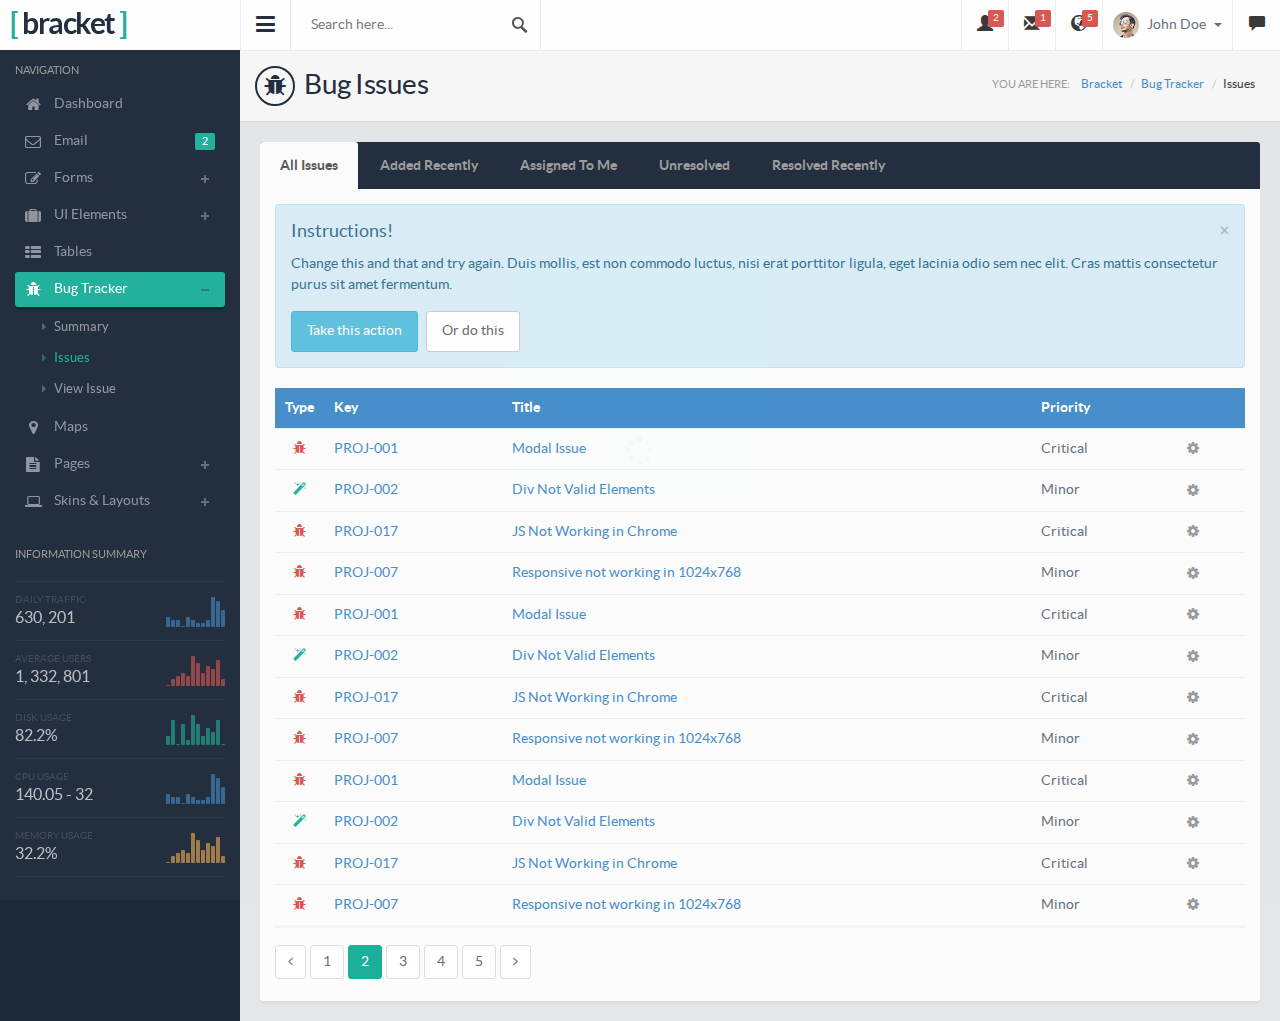
<file: 工作进度/1.网页/learn/bug-issues.html>
﻿<!DOCTYPE html>
<html lang="en">
    <head>
        <meta charset="utf-8">
        <meta name="viewport" content="width=device-width, initial-scale=1.0, maximum-scale=1.0">
        <meta name="description" content="">
        <meta name="author" content="">
        <link rel="shortcut icon" href="images/favicon.png" type="image/png">

        <title>Bracket Responsive Bootstrap3 Admin</title>

        <link href="css/style.default.css" rel="stylesheet">
        <link href="css/morris.css" rel="stylesheet">

        <!-- HTML5 shim and Respond.js IE8 support of HTML5 elements and media queries -->
        <!--[if lt IE 9]>
        <script src="js/html5shiv.js"></script>
        <script src="js/respond.min.js"></script>
        <![endif]-->
    </head>

    <body>



<!-- Preloader -->
<div id="preloader">
    <div id="status"><i class="fa fa-spinner fa-spin"></i></div>
</div>

        

        <section>

            <div class="leftpanel">

                <div class="logopanel">
                    <h1><span>[</span> bracket <span>]</span></h1>
                </div><!-- logopanel -->

                <div class="leftpanelinner">

                    <!-- This is only visible to small devices -->
                    <div class="visible-xs hidden-sm hidden-md hidden-lg">   
                        <div class="media userlogged">
                            <img alt="" src="images/photos/loggeduser.png" class="media-object">
                            <div class="media-body">
                                <h4>John Doe</h4>
                                <span>"Life is so..."</span>
                            </div>
                        </div>

                        <h5 class="sidebartitle actitle">Account</h5>
                        <ul class="nav nav-pills nav-stacked nav-bracket mb30">
                            <li><a href="profile.html"><i class="fa fa-user"></i> <span>Profile</span></a></li>
                            <li><a href=""><i class="fa fa-cog"></i> <span>Account Settings</span></a></li>
                            <li><a href=""><i class="fa fa-question-circle"></i> <span>Help</span></a></li>
                            <li><a href="signout.html"><i class="fa fa-sign-out"></i> <span>Sign Out</span></a></li>
                        </ul>
                    </div>

                    <h5 class="sidebartitle">Navigation</h5>
                    <ul class="nav nav-pills nav-stacked nav-bracket">
                        <li><a href="index.html"><i class="fa fa-home"></i> <span>Dashboard</span></a></li>
                        <li><a href="email.html"><span class="pull-right badge badge-success">2</span><i class="fa fa-envelope-o"></i> <span>Email</span></a></li>
                        <li class="nav-parent"><a href=""><i class="fa fa-edit"></i> <span>Forms</span></a>
                            <ul class="children">
                                <li><a href="general-forms.html"><i class="fa fa-caret-right"></i> General Forms</a></li>
                                <li><a href="form-layouts.html"><i class="fa fa-caret-right"></i> Form Layouts</a></li>
                                <li><a href="form-validation.html"><i class="fa fa-caret-right"></i> Form Validation</a></li>
                                <li><a href="form-wizards.html"><i class="fa fa-caret-right"></i> Form Wizards</a></li>
                                <li><a href="wysiwyg.html"><i class="fa fa-caret-right"></i> Text Editor</a></li>
                                <li><a href="code-editor.html"><i class="fa fa-caret-right"></i> Code Editor</a></li>
                                <li><a href="x-editable.html"><i class="fa fa-caret-right"></i> X-Editable</a></li>
                            </ul>
                        </li>
                        <li class="nav-parent"><a href=""><i class="fa fa-suitcase"></i> <span>UI Elements</span></a>
                            <ul class="children">
                                <li><a href="buttons.html"><i class="fa fa-caret-right"></i> Buttons</a></li>
                                <li><a href="icons.html"><span class="pull-right badge badge-danger">updated</span><i class="fa fa-caret-right"></i> Icons</a></li>
                                <li><a href="typography.html"><i class="fa fa-caret-right"></i> Typography</a></li>
                                <li><a href="alerts.html"><i class="fa fa-caret-right"></i> Alerts &amp; Notifications</a></li>
                                <li><a href="modals.html"><i class="fa fa-caret-right"></i> Modals</a></li>
                                <li><a href="tabs-accordions.html"><i class="fa fa-caret-right"></i> Tabs &amp; Accordions</a></li>
                                <li><a href="sliders.html"><i class="fa fa-caret-right"></i> Sliders</a></li>
                                <li><a href="graphs.html"><i class="fa fa-caret-right"></i> Graphs &amp; Charts</a></li>
                                <li><a href="widgets.html"><i class="fa fa-caret-right"></i> Panels &amp; Widgets</a></li>
                                <li><a href="extras.html"><i class="fa fa-caret-right"></i> Extras</a></li>
                            </ul>
                        </li>
                        <li><a href="tables.html"><i class="fa fa-th-list"></i> <span>Tables</span></a></li>
                        <li class="nav-parent nav-active active"><a href=""><i class="fa fa-bug"></i> <span>Bug Tracker</span></a>
                            <ul class="children" style="display: block">
                                <li><a href="bug-tracker.html"><i class="fa fa-caret-right"></i> Summary</a></li>
                                <li class="active"><a href="bug-issues.html"><i class="fa fa-caret-right"></i> Issues</a></li>
                                <li><a href="view-issue.html"><i class="fa fa-caret-right"></i> View Issue</a></li>
                            </ul>
                        </li>
                        <li><a href="maps.html"><i class="fa fa-map-marker"></i> <span>Maps</span></a></li>
                        <li class="nav-parent"><a href=""><i class="fa fa-file-text"></i> <span>Pages</span></a>
                            <ul class="children">
                                <li><a href="calendar.html"><i class="fa fa-caret-right"></i> Calendar</a></li>
                                <li><a href="media-manager.html"><i class="fa fa-caret-right"></i> Media Manager</a></li>
                                <li><a href="timeline.html"><i class="fa fa-caret-right"></i> Timeline</a></li>
                                <li><a href="blog-list.html"><i class="fa fa-caret-right"></i> Blog List</a></li>
                                <li><a href="blog-single.html"><i class="fa fa-caret-right"></i> Blog Single</a></li>
                                <li><a href="people-directory.html"><i class="fa fa-caret-right"></i> People Directory</a></li>
                                <li><a href="profile.html"><i class="fa fa-caret-right"></i> Profile</a></li>
                                <li><a href="invoice.html"><i class="fa fa-caret-right"></i> Invoice</a></li>
                                <li><a href="search-results.html"><i class="fa fa-caret-right"></i> Search Results</a></li>
                                <li><a href="blank.html"><i class="fa fa-caret-right"></i> Blank Page</a></li>
                                <li><a href="notfound.html"><i class="fa fa-caret-right"></i> 404 Page</a></li>
                                <li><a href="locked.html"><i class="fa fa-caret-right"></i> Locked Screen</a></li>
                                <li><a href="signin.html"><i class="fa fa-caret-right"></i> Sign In</a></li>
                                <li><a href="signup.html"><i class="fa fa-caret-right"></i> Sign Up</a></li>
                            </ul>
                        </li>
                        <li class="nav-parent"><a href="layouts.html"><i class="fa fa-laptop"></i> <span>Skins &amp; Layouts</span></a>
                            <ul class="children">
                                <li><a href="layouts.html"><i class="fa fa-caret-right"></i> General Layouts</a></li>
                                <li><a href="horizontal-menu.html"><i class="fa fa-caret-right"></i> Top Menu</a></li>
                                <li><a href="horizontal-menu2.html"><i class="fa fa-caret-right"></i> Top Menu w/ Sidebar</a></li>
                                <li><a href="fixed-width.html"><i class="fa fa-caret-right"></i> Fixed Width Page</a></li>
                                <li><a href="fixed-width2.html"><i class="fa fa-caret-right"></i> Fixed Width w/ Menu</a></li>
                            </ul>
                        </li>
                    </ul>

                    <div class="infosummary">
                        <h5 class="sidebartitle">Information Summary</h5>    
                        <ul>
                            <li>
                                <div class="datainfo">
                                    <span class="text-muted">Daily Traffic</span>
                                    <h4>630, 201</h4>
                                </div>
                                <div id="sidebar-chart" class="chart"></div>   
                            </li>
                            <li>
                                <div class="datainfo">
                                    <span class="text-muted">Average Users</span>
                                    <h4>1, 332, 801</h4>
                                </div>
                                <div id="sidebar-chart2" class="chart"></div>   
                            </li>
                            <li>
                                <div class="datainfo">
                                    <span class="text-muted">Disk Usage</span>
                                    <h4>82.2%</h4>
                                </div>
                                <div id="sidebar-chart3" class="chart"></div>   
                            </li>
                            <li>
                                <div class="datainfo">
                                    <span class="text-muted">CPU Usage</span>
                                    <h4>140.05 - 32</h4>
                                </div>
                                <div id="sidebar-chart4" class="chart"></div>   
                            </li>
                            <li>
                                <div class="datainfo">
                                    <span class="text-muted">Memory Usage</span>
                                    <h4>32.2%</h4>
                                </div>
                                <div id="sidebar-chart5" class="chart"></div>   
                            </li>
                        </ul>
                    </div><!-- infosummary -->

                </div><!-- leftpanelinner -->
            </div><!-- leftpanel -->

            <div class="mainpanel">

                <div class="headerbar">

                    <a class="menutoggle"><i class="fa fa-bars"></i></a>

                    <form class="searchform" action="index.html" method="post">
                        <input type="text" class="form-control" name="keyword" placeholder="Search here..." />
                    </form>

                    <div class="header-right">
                        <ul class="headermenu">
                            <li>
                                <div class="btn-group">
                                    <button class="btn btn-default dropdown-toggle tp-icon" data-toggle="dropdown">
                                        <i class="glyphicon glyphicon-user"></i>
                                        <span class="badge">2</span>
                                    </button>
                                    <div class="dropdown-menu dropdown-menu-head pull-right">
                                        <h5 class="title">2 Newly Registered Users</h5>
                                        <ul class="dropdown-list user-list">
                                            <li class="new">
                                                <div class="thumb"><a href=""><img src="images/photos/user1.png" alt="" /></a></div>
                                                <div class="desc">
                                                    <h5><a href="">Draniem Daamul (@draniem)</a> <span class="badge badge-success">new</span></h5>
                                                </div>
                                            </li>
                                            <li class="new">
                                                <div class="thumb"><a href=""><img src="images/photos/user2.png" alt="" /></a></div>
                                                <div class="desc">
                                                    <h5><a href="">Zaham Sindilmaca (@zaham)</a> <span class="badge badge-success">new</span></h5>
                                                </div>
                                            </li>
                                            <li>
                                                <div class="thumb"><a href=""><img src="images/photos/user3.png" alt="" /></a></div>
                                                <div class="desc">
                                                    <h5><a href="">Weno Carasbong (@wenocar)</a></h5>
                                                </div>
                                            </li>
                                            <li>
                                                <div class="thumb"><a href=""><img src="images/photos/user4.png" alt="" /></a></div>
                                                <div class="desc">
                                                    <h5><a href="">Nusja Nawancali (@nusja)</a></h5>
                                                </div>
                                            </li>
                                            <li>
                                                <div class="thumb"><a href=""><img src="images/photos/user5.png" alt="" /></a></div>
                                                <div class="desc">
                                                    <h5><a href="">Lane Kitmari (@lane_kitmare)</a></h5>
                                                </div>
                                            </li>
                                            <li class="new"><a href="">See All Users</a></li>
                                        </ul>
                                    </div>
                                </div>
                            </li>
                            <li>
                                <div class="btn-group">
                                    <button class="btn btn-default dropdown-toggle tp-icon" data-toggle="dropdown">
                                        <i class="glyphicon glyphicon-envelope"></i>
                                        <span class="badge">1</span>
                                    </button>
                                    <div class="dropdown-menu dropdown-menu-head pull-right">
                                        <h5 class="title">You Have 1 New Message</h5>
                                        <ul class="dropdown-list gen-list">
                                            <li class="new">
                                                <a href="">
                                                    <span class="thumb"><img src="images/photos/user1.png" alt="" /></span>
                                                    <span class="desc">
                                                        <span class="name">Draniem Daamul <span class="badge badge-success">new</span></span>
                                                        <span class="msg">Lorem ipsum dolor sit amet...</span>
                                                    </span>
                                                </a>
                                            </li>
                                            <li>
                                                <a href="">
                                                    <span class="thumb"><img src="images/photos/user2.png" alt="" /></span>
                                                    <span class="desc">
                                                        <span class="name">Nusja Nawancali</span>
                                                        <span class="msg">Lorem ipsum dolor sit amet...</span>
                                                    </span>
                                                </a>
                                            </li>
                                            <li>
                                                <a href="">
                                                    <span class="thumb"><img src="images/photos/user3.png" alt="" /></span>
                                                    <span class="desc">
                                                        <span class="name">Weno Carasbong</span>
                                                        <span class="msg">Lorem ipsum dolor sit amet...</span>
                                                    </span>
                                                </a>
                                            </li>
                                            <li>
                                                <a href="">
                                                    <span class="thumb"><img src="images/photos/user4.png" alt="" /></span>
                                                    <span class="desc">
                                                        <span class="name">Zaham Sindilmaca</span>
                                                        <span class="msg">Lorem ipsum dolor sit amet...</span>
                                                    </span>
                                                </a>
                                            </li>
                                            <li>
                                                <a href="">
                                                    <span class="thumb"><img src="images/photos/user5.png" alt="" /></span>
                                                    <span class="desc">
                                                        <span class="name">Veno Leongal</span>
                                                        <span class="msg">Lorem ipsum dolor sit amet...</span>
                                                    </span>
                                                </a>
                                            </li>
                                            <li class="new"><a href="">Read All Messages</a></li>
                                        </ul>
                                    </div>
                                </div>
                            </li>
                            <li>
                                <div class="btn-group">
                                    <button class="btn btn-default dropdown-toggle tp-icon" data-toggle="dropdown">
                                        <i class="glyphicon glyphicon-globe"></i>
                                        <span class="badge">5</span>
                                    </button>
                                    <div class="dropdown-menu dropdown-menu-head pull-right">
                                        <h5 class="title">You Have 5 New Notifications</h5>
                                        <ul class="dropdown-list gen-list">
                                            <li class="new">
                                                <a href="">
                                                    <span class="thumb"><img src="images/photos/user4.png" alt="" /></span>
                                                    <span class="desc">
                                                        <span class="name">Zaham Sindilmaca <span class="badge badge-success">new</span></span>
                                                        <span class="msg">is now following you</span>
                                                    </span>
                                                </a>
                                            </li>
                                            <li class="new">
                                                <a href="">
                                                    <span class="thumb"><img src="images/photos/user5.png" alt="" /></span>
                                                    <span class="desc">
                                                        <span class="name">Weno Carasbong <span class="badge badge-success">new</span></span>
                                                        <span class="msg">is now following you</span>
                                                    </span>
                                                </a>
                                            </li>
                                            <li class="new">
                                                <a href="">
                                                    <span class="thumb"><img src="images/photos/user3.png" alt="" /></span>
                                                    <span class="desc">
                                                        <span class="name">Veno Leongal <span class="badge badge-success">new</span></span>
                                                        <span class="msg">likes your recent status</span>
                                                    </span>
                                                </a>
                                            </li>
                                            <li class="new">
                                                <a href="">
                                                    <span class="thumb"><img src="images/photos/user3.png" alt="" /></span>
                                                    <span class="desc">
                                                        <span class="name">Nusja Nawancali <span class="badge badge-success">new</span></span>
                                                        <span class="msg">downloaded your work</span>
                                                    </span>
                                                </a>
                                            </li>
                                            <li class="new">
                                                <a href="">
                                                    <span class="thumb"><img src="images/photos/user3.png" alt="" /></span>
                                                    <span class="desc">
                                                        <span class="name">Nusja Nawancali <span class="badge badge-success">new</span></span>
                                                        <span class="msg">send you 2 messages</span>
                                                    </span>
                                                </a>
                                            </li>
                                            <li class="new"><a href="">See All Notifications</a></li>
                                        </ul>
                                    </div>
                                </div>
                            </li>
                            <li>
                                <div class="btn-group">
                                    <button type="button" class="btn btn-default dropdown-toggle" data-toggle="dropdown">
                                        <img src="images/photos/loggeduser.png" alt="" />
                                        John Doe
                                        <span class="caret"></span>
                                    </button>
                                    <ul class="dropdown-menu dropdown-menu-usermenu pull-right">
                                        <li><a href="profile.html"><i class="glyphicon glyphicon-user"></i> My Profile</a></li>
                                        <li><a href="#"><i class="glyphicon glyphicon-cog"></i> Account Settings</a></li>
                                        <li><a href="#"><i class="glyphicon glyphicon-question-sign"></i> Help</a></li>
                                        <li><a href="signin.html"><i class="glyphicon glyphicon-log-out"></i> Log Out</a></li>
                                    </ul>
                                </div>
                            </li>
                            <li>
                                <button id="chatview" class="btn btn-default tp-icon chat-icon">
                                    <i class="glyphicon glyphicon-comment"></i>
                                </button>
                            </li>
                        </ul>
                    </div><!-- header-right -->

                </div><!-- headerbar -->

                <div class="pageheader">
                    <h2><i class="fa fa-bug"></i> Bug Issues</h2>
                    <div class="breadcrumb-wrapper">
                        <span class="label">You are here:</span>
                        <ol class="breadcrumb">
                            <li><a href="index.html">Bracket</a></li>
                            <li><a href="bug-tracker.html">Bug Tracker</a></li>
                            <li class="active">Issues</li>
                        </ol>
                    </div>
                </div>

                <div class="contentpanel">
                    
                    <ul class="nav nav-tabs nav-dark">
                        <li class="active"><a data-toggle="tab" href="#all"><strong>All Issues</strong></a></li>
                        <li><a data-toggle="tab" href="#added"><strong>Added Recently</strong></a></li>
                        <li><a data-toggle="tab" href="#assigned"><strong>Assigned To Me</strong></a></li>
                        <li><a data-toggle="tab" href="#unresolved"><strong>Unresolved</strong></a></li>
                        <li><a data-toggle="tab" href="#resolved"><strong>Resolved Recently</strong></a></li>
                    </ul>
                    <div class="tab-content">
                        <div id="all" class="tab-pane active">
                            
                            <div class="alert alert-info fade in">
                                <button type="button" class="close" data-dismiss="alert" aria-hidden="true">&times;</button>
                                <h4>Instructions!</h4>
                                <p>Change this and that and try again. Duis mollis, est non commodo luctus, nisi erat porttitor ligula, eget lacinia odio sem nec elit. Cras mattis consectetur purus sit amet fermentum.</p>
                                <p>
                                    <button type="button" class="btn btn-info">Take this action</button>
                                    <button type="button" class="btn btn-white">Or do this</button>
                                </p>
                            </div>
                            
                            <div class="table-responsive">
                                    <table class="table table-primary table-buglist">
                                        <thead>
                                            <tr>
                                                <th>Type</th>
                                                <th>Key</th>
                                                <th>Title</th>
                                                <th>Priority</th>
                                                <th></th>
                                            </tr>
                                        </thead>
                                        <tbody>
                                            <tr>
                                                <td><i class="fa fa-bug tooltips" data-toggle="tooltip" title="Bug"></i></td>
                                                <td><a href="view-issue.html">PROJ-001</a></td>
                                                <td><a href="view-issue.html">Modal Issue</a></td>
                                                <td>Critical</td>
                                                <td>
                                                    <div class="btn-group">
                                                        <a data-toggle="dropdown" class="dropdown-toggle">
                                                          <i class="fa fa-cog"></i>
                                                        </a>
                                                        <ul role="menu" class="dropdown-menu pull-right">
                                                          <li><a href="#">View Issue</a></li>
                                                          <li><a href="#">Close Issue</a></li>
                                                          <li><a href="#">Resolve Issue</a></li>
                                                          <li class="divider"></li>
                                                          <li><a href="#">Edit</a></li>
                                                          <li><a href="#">Assign</a></li>
                                                          <li><a href="#">Comment</a></li>
                                                        </ul>
                                                    </div>
                                                </td>
                                            </tr>
                                            <tr>
                                                <td><i class="fa fa-magic tooltips" data-toggle="tooltip" title="Improvements"></i></td>
                                                <td><a href="view-issue.html">PROJ-002</a></td>
                                                <td><a href="view-issue.html">Div Not Valid Elements</a></td>
                                                <td>Minor</td>
                                                <td>
                                                    <div class="btn-group">
                                                        <a data-toggle="dropdown" class="dropdown-toggle">
                                                          <i class="fa fa-cog"></i>
                                                        </a>
                                                        <ul role="menu" class="dropdown-menu pull-right">
                                                          <li><a href="#">View Issue</a></li>
                                                          <li><a href="#">Close Issue</a></li>
                                                          <li><a href="#">Resolve Issue</a></li>
                                                          <li class="divider"></li>
                                                          <li><a href="#">Edit</a></li>
                                                          <li><a href="#">Assign</a></li>
                                                          <li><a href="#">Comment</a></li>
                                                        </ul>
                                                    </div>
                                                </td>
                                            </tr>
                                            <tr>
                                                <td><i class="fa fa-bug tooltips" data-toggle="tooltip" title="Bug"></i></td>
                                                <td><a href="view-issue.html">PROJ-017</a></td>
                                                <td><a href="view-issue.html">JS Not Working in Chrome</a></td>
                                                <td>Critical</td>
                                                <td>
                                                    <div class="btn-group">
                                                        <a data-toggle="dropdown" class="dropdown-toggle">
                                                          <i class="fa fa-cog"></i>
                                                        </a>
                                                        <ul role="menu" class="dropdown-menu pull-right">
                                                          <li><a href="#">View Issue</a></li>
                                                          <li><a href="#">Close Issue</a></li>
                                                          <li><a href="#">Resolve Issue</a></li>
                                                          <li class="divider"></li>
                                                          <li><a href="#">Edit</a></li>
                                                          <li><a href="#">Assign</a></li>
                                                          <li><a href="#">Comment</a></li>
                                                        </ul>
                                                    </div>
                                                </td>
                                            </tr>
                                            <tr>
                                                <td><i class="fa fa-bug tooltips" data-toggle="tooltip" title="Bug"></i></td>
                                                <td><a href="view-issue.html">PROJ-007</a></td>
                                                <td><a href="view-issue.html">Responsive not working in 1024x768</a></td>
                                                <td>Minor</td>
                                                <td>
                                                    <div class="btn-group">
                                                        <a data-toggle="dropdown" class="dropdown-toggle">
                                                          <i class="fa fa-cog"></i>
                                                        </a>
                                                        <ul role="menu" class="dropdown-menu pull-right">
                                                          <li><a href="#">View Issue</a></li>
                                                          <li><a href="#">Close Issue</a></li>
                                                          <li><a href="#">Resolve Issue</a></li>
                                                          <li class="divider"></li>
                                                          <li><a href="#">Edit</a></li>
                                                          <li><a href="#">Assign</a></li>
                                                          <li><a href="#">Comment</a></li>
                                                        </ul>
                                                    </div>
                                                </td>
                                            </tr>
                                            <tr>
                                                <td><i class="fa fa-bug tooltips" data-toggle="tooltip" title="Bug"></i></td>
                                                <td><a href="view-issue.html">PROJ-001</a></td>
                                                <td><a href="view-issue.html">Modal Issue</a></td>
                                                <td>Critical</td>
                                                <td>
                                                    <div class="btn-group">
                                                        <a data-toggle="dropdown" class="dropdown-toggle">
                                                          <i class="fa fa-cog"></i>
                                                        </a>
                                                        <ul role="menu" class="dropdown-menu pull-right">
                                                          <li><a href="#">View Issue</a></li>
                                                          <li><a href="#">Close Issue</a></li>
                                                          <li><a href="#">Resolve Issue</a></li>
                                                          <li class="divider"></li>
                                                          <li><a href="#">Edit</a></li>
                                                          <li><a href="#">Assign</a></li>
                                                          <li><a href="#">Comment</a></li>
                                                        </ul>
                                                    </div>
                                                </td>
                                            </tr>
                                            <tr>
                                                <td><i class="fa fa-magic tooltips" data-toggle="tooltip" title="Improvements"></i></td>
                                                <td><a href="view-issue.html">PROJ-002</a></td>
                                                <td><a href="view-issue.html">Div Not Valid Elements</a></td>
                                                <td>Minor</td>
                                                <td>
                                                    <div class="btn-group">
                                                        <a data-toggle="dropdown" class="dropdown-toggle">
                                                          <i class="fa fa-cog"></i>
                                                        </a>
                                                        <ul role="menu" class="dropdown-menu pull-right">
                                                          <li><a href="#">View Issue</a></li>
                                                          <li><a href="#">Close Issue</a></li>
                                                          <li><a href="#">Resolve Issue</a></li>
                                                          <li class="divider"></li>
                                                          <li><a href="#">Edit</a></li>
                                                          <li><a href="#">Assign</a></li>
                                                          <li><a href="#">Comment</a></li>
                                                        </ul>
                                                    </div>
                                                </td>
                                            </tr>
                                            <tr>
                                                <td><i class="fa fa-bug tooltips" data-toggle="tooltip" title="Bug"></i></td>
                                                <td><a href="view-issue.html">PROJ-017</a></td>
                                                <td><a href="view-issue.html">JS Not Working in Chrome</a></td>
                                                <td>Critical</td>
                                                <td>
                                                    <div class="btn-group">
                                                        <a data-toggle="dropdown" class="dropdown-toggle">
                                                          <i class="fa fa-cog"></i>
                                                        </a>
                                                        <ul role="menu" class="dropdown-menu pull-right">
                                                          <li><a href="#">View Issue</a></li>
                                                          <li><a href="#">Close Issue</a></li>
                                                          <li><a href="#">Resolve Issue</a></li>
                                                          <li class="divider"></li>
                                                          <li><a href="#">Edit</a></li>
                                                          <li><a href="#">Assign</a></li>
                                                          <li><a href="#">Comment</a></li>
                                                        </ul>
                                                    </div>
                                                </td>
                                            </tr>
                                            <tr>
                                                <td><i class="fa fa-bug tooltips" data-toggle="tooltip" title="Bug"></i></td>
                                                <td><a href="view-issue.html">PROJ-007</a></td>
                                                <td><a href="view-issue.html">Responsive not working in 1024x768</a></td>
                                                <td>Minor</td>
                                                <td>
                                                    <div class="btn-group">
                                                        <a data-toggle="dropdown" class="dropdown-toggle">
                                                          <i class="fa fa-cog"></i>
                                                        </a>
                                                        <ul role="menu" class="dropdown-menu pull-right">
                                                          <li><a href="#">View Issue</a></li>
                                                          <li><a href="#">Close Issue</a></li>
                                                          <li><a href="#">Resolve Issue</a></li>
                                                          <li class="divider"></li>
                                                          <li><a href="#">Edit</a></li>
                                                          <li><a href="#">Assign</a></li>
                                                          <li><a href="#">Comment</a></li>
                                                        </ul>
                                                    </div>
                                                </td>
                                            </tr>
                                            <tr>
                                                <td><i class="fa fa-bug tooltips" data-toggle="tooltip" title="Bug"></i></td>
                                                <td><a href="view-issue.html">PROJ-001</a></td>
                                                <td><a href="view-issue.html">Modal Issue</a></td>
                                                <td>Critical</td>
                                                <td>
                                                    <div class="btn-group">
                                                        <a data-toggle="dropdown" class="dropdown-toggle">
                                                          <i class="fa fa-cog"></i>
                                                        </a>
                                                        <ul role="menu" class="dropdown-menu pull-right">
                                                          <li><a href="#">View Issue</a></li>
                                                          <li><a href="#">Close Issue</a></li>
                                                          <li><a href="#">Resolve Issue</a></li>
                                                          <li class="divider"></li>
                                                          <li><a href="#">Edit</a></li>
                                                          <li><a href="#">Assign</a></li>
                                                          <li><a href="#">Comment</a></li>
                                                        </ul>
                                                    </div>
                                                </td>
                                            </tr>
                                            <tr>
                                                <td><i class="fa fa-magic tooltips" data-toggle="tooltip" title="Improvements"></i></td>
                                                <td><a href="view-issue.html">PROJ-002</a></td>
                                                <td><a href="view-issue.html">Div Not Valid Elements</a></td>
                                                <td>Minor</td>
                                                <td>
                                                    <div class="btn-group">
                                                        <a data-toggle="dropdown" class="dropdown-toggle">
                                                          <i class="fa fa-cog"></i>
                                                        </a>
                                                        <ul role="menu" class="dropdown-menu pull-right">
                                                          <li><a href="#">View Issue</a></li>
                                                          <li><a href="#">Close Issue</a></li>
                                                          <li><a href="#">Resolve Issue</a></li>
                                                          <li class="divider"></li>
                                                          <li><a href="#">Edit</a></li>
                                                          <li><a href="#">Assign</a></li>
                                                          <li><a href="#">Comment</a></li>
                                                        </ul>
                                                    </div>
                                                </td>
                                            </tr>
                                            <tr>
                                                <td><i class="fa fa-bug tooltips" data-toggle="tooltip" title="Bug"></i></td>
                                                <td><a href="view-issue.html">PROJ-017</a></td>
                                                <td><a href="view-issue.html">JS Not Working in Chrome</a></td>
                                                <td>Critical</td>
                                                <td>
                                                    <div class="btn-group">
                                                        <a data-toggle="dropdown" class="dropdown-toggle">
                                                          <i class="fa fa-cog"></i>
                                                        </a>
                                                        <ul role="menu" class="dropdown-menu pull-right">
                                                          <li><a href="#">View Issue</a></li>
                                                          <li><a href="#">Close Issue</a></li>
                                                          <li><a href="#">Resolve Issue</a></li>
                                                          <li class="divider"></li>
                                                          <li><a href="#">Edit</a></li>
                                                          <li><a href="#">Assign</a></li>
                                                          <li><a href="#">Comment</a></li>
                                                        </ul>
                                                    </div>
                                                </td>
                                            </tr>
                                            <tr>
                                                <td><i class="fa fa-bug tooltips" data-toggle="tooltip" title="Bug"></i></td>
                                                <td><a href="view-issue.html">PROJ-007</a></td>
                                                <td><a href="view-issue.html">Responsive not working in 1024x768</a></td>
                                                <td>Minor</td>
                                                <td>
                                                    <div class="btn-group">
                                                        <a data-toggle="dropdown" class="dropdown-toggle">
                                                          <i class="fa fa-cog"></i>
                                                        </a>
                                                        <ul role="menu" class="dropdown-menu pull-right">
                                                          <li><a href="#">View Issue</a></li>
                                                          <li><a href="#">Close Issue</a></li>
                                                          <li><a href="#">Resolve Issue</a></li>
                                                          <li class="divider"></li>
                                                          <li><a href="#">Edit</a></li>
                                                          <li><a href="#">Assign</a></li>
                                                          <li><a href="#">Comment</a></li>
                                                        </ul>
                                                    </div>
                                                </td>
                                            </tr>
                                        </tbody>
                                    </table>
                                    </div><!-- table-responsive -->
                                    
                                    <ul class="pagination pagination-split nomargin">
                                        <li class="disabled"><a href="#"><i class="fa fa-angle-left"></i></a></li>
                                        <li><a href="#">1</a></li>
                                        <li class="active"><a href="#">2</a></li>
                                        <li><a href="#">3</a></li>
                                        <li><a href="#">4</a></li>
                                        <li><a href="#">5</a></li>
                                        <li><a href="#"><i class="fa fa-angle-right"></i></a></li>
                                    </ul>
                                    
                                    
                        </div><!-- tab-pane -->
                        
                        <div id="added" class="tab-pane">
                            <p><strong>Note:</strong> Sed do eiusmod tempor incididunt ut labore et dolore magna aliqua. Ut enim ad minim veniam, quis nostrud exercitatio.</p>
                        </div><!-- tab-pane -->
                        
                        <div id="assigned" class="tab-pane">
                            Assigned To Me
                        </div><!-- tab-pane -->
                        
                        <div id="unresolved" class="tab-pane">
                            Unresolved
                        </div><!-- tab-pane -->
                        
                        <div id="resolved" class="tab-pane">
                            Resolved Recently
                        </div><!-- tab-pane -->
                        
                    </div><!-- tab-content -->
                    
                </div><!-- contentpanel -->

            </div><!-- mainpanel -->

            <div class="rightpanel">
                <!-- Nav tabs -->
                <ul class="nav nav-tabs nav-justified">
                    <li class="active"><a href="#rp-alluser" data-toggle="tab"><i class="fa fa-users"></i></a></li>
                    <li><a href="#rp-favorites" data-toggle="tab"><i class="fa fa-heart"></i></a></li>
                    <li><a href="#rp-history" data-toggle="tab"><i class="fa fa-clock-o"></i></a></li>
                    <li><a href="#rp-settings" data-toggle="tab"><i class="fa fa-gear"></i></a></li>
                </ul>

                <!-- Tab panes -->
                <div class="tab-content">
                    <div class="tab-pane active" id="rp-alluser">
                        <h5 class="sidebartitle">Online Users</h5>
                        <ul class="chatuserlist">
                            <li class="online">
                                <div class="media">
                                    <a href="#" class="pull-left media-thumb">
                                        <img alt="" src="images/photos/userprofile.png" class="media-object">
                                    </a>
                                    <div class="media-body">
                                        <strong>Eileen Sideways</strong>
                                        <small>Los Angeles, CA</small>
                                    </div>
                                </div><!-- media -->
                            </li>
                            <li class="online">
                                <div class="media">
                                    <a href="#" class="pull-left media-thumb">
                                        <img alt="" src="images/photos/user1.png" class="media-object">
                                    </a>
                                    <div class="media-body">
                                        <span class="pull-right badge badge-danger">2</span>
                                        <strong>Zaham Sindilmaca</strong>
                                        <small>San Francisco, CA</small>
                                    </div>
                                </div><!-- media -->
                            </li>
                            <li class="online">
                                <div class="media">
                                    <a href="#" class="pull-left media-thumb">
                                        <img alt="" src="images/photos/user2.png" class="media-object">
                                    </a>
                                    <div class="media-body">
                                        <strong>Nusja Nawancali</strong>
                                        <small>Bangkok, Thailand</small>
                                    </div>
                                </div><!-- media -->
                            </li>
                            <li class="online">
                                <div class="media">
                                    <a href="#" class="pull-left media-thumb">
                                        <img alt="" src="images/photos/user3.png" class="media-object">
                                    </a>
                                    <div class="media-body">
                                        <strong>Renov Leongal</strong>
                                        <small>Cebu City, Philippines</small>
                                    </div>
                                </div><!-- media -->
                            </li>
                            <li class="online">
                                <div class="media">
                                    <a href="#" class="pull-left media-thumb">
                                        <img alt="" src="images/photos/user4.png" class="media-object">
                                    </a>
                                    <div class="media-body">
                                        <strong>Weno Carasbong</strong>
                                        <small>Tokyo, Japan</small>
                                    </div>
                                </div><!-- media -->
                            </li>
                        </ul>

                        <div class="mb30"></div>

                        <h5 class="sidebartitle">Offline Users</h5>
                        <ul class="chatuserlist">
                            <li>
                                <div class="media">
                                    <a href="#" class="pull-left media-thumb">
                                        <img alt="" src="images/photos/user5.png" class="media-object">
                                    </a>
                                    <div class="media-body">
                                        <strong>Eileen Sideways</strong>
                                        <small>Los Angeles, CA</small>
                                    </div>
                                </div><!-- media -->
                            </li>
                            <li>
                                <div class="media">
                                    <a href="#" class="pull-left media-thumb">
                                        <img alt="" src="images/photos/user2.png" class="media-object">
                                    </a>
                                    <div class="media-body">
                                        <strong>Zaham Sindilmaca</strong>
                                        <small>San Francisco, CA</small>
                                    </div>
                                </div><!-- media -->
                            </li>
                            <li>
                                <div class="media">
                                    <a href="#" class="pull-left media-thumb">
                                        <img alt="" src="images/photos/user3.png" class="media-object">
                                    </a>
                                    <div class="media-body">
                                        <strong>Nusja Nawancali</strong>
                                        <small>Bangkok, Thailand</small>
                                    </div>
                                </div><!-- media -->
                            </li>
                            <li>
                                <div class="media">
                                    <a href="#" class="pull-left media-thumb">
                                        <img alt="" src="images/photos/user4.png" class="media-object">
                                    </a>
                                    <div class="media-body">
                                        <strong>Renov Leongal</strong>
                                        <small>Cebu City, Philippines</small>
                                    </div>
                                </div><!-- media -->
                            </li>
                            <li>
                                <div class="media">
                                    <a href="#" class="pull-left media-thumb">
                                        <img alt="" src="images/photos/user5.png" class="media-object">
                                    </a>
                                    <div class="media-body">
                                        <strong>Weno Carasbong</strong>
                                        <small>Tokyo, Japan</small>
                                    </div>
                                </div><!-- media -->
                            </li>
                            <li>
                                <div class="media">
                                    <a href="#" class="pull-left media-thumb">
                                        <img alt="" src="images/photos/user4.png" class="media-object">
                                    </a>
                                    <div class="media-body">
                                        <strong>Renov Leongal</strong>
                                        <small>Cebu City, Philippines</small>
                                    </div>
                                </div><!-- media -->
                            </li>
                            <li>
                                <div class="media">
                                    <a href="#" class="pull-left media-thumb">
                                        <img alt="" src="images/photos/user5.png" class="media-object">
                                    </a>
                                    <div class="media-body">
                                        <strong>Weno Carasbong</strong>
                                        <small>Tokyo, Japan</small>
                                    </div>
                                </div><!-- media -->
                            </li>
                        </ul>
                    </div>
                    <div class="tab-pane" id="rp-favorites">
                        <h5 class="sidebartitle">Favorites</h5>
                        <ul class="chatuserlist">
                            <li class="online">
                                <div class="media">
                                    <a href="#" class="pull-left media-thumb">
                                        <img alt="" src="images/photos/user2.png" class="media-object">
                                    </a>
                                    <div class="media-body">
                                        <strong>Eileen Sideways</strong>
                                        <small>Los Angeles, CA</small>
                                    </div>
                                </div><!-- media -->
                            </li>
                            <li>
                                <div class="media">
                                    <a href="#" class="pull-left media-thumb">
                                        <img alt="" src="images/photos/user1.png" class="media-object">
                                    </a>
                                    <div class="media-body">
                                        <strong>Zaham Sindilmaca</strong>
                                        <small>San Francisco, CA</small>
                                    </div>
                                </div><!-- media -->
                            </li>
                            <li>
                                <div class="media">
                                    <a href="#" class="pull-left media-thumb">
                                        <img alt="" src="images/photos/user3.png" class="media-object">
                                    </a>
                                    <div class="media-body">
                                        <strong>Nusja Nawancali</strong>
                                        <small>Bangkok, Thailand</small>
                                    </div>
                                </div><!-- media -->
                            </li>
                            <li class="online">
                                <div class="media">
                                    <a href="#" class="pull-left media-thumb">
                                        <img alt="" src="images/photos/user4.png" class="media-object">
                                    </a>
                                    <div class="media-body">
                                        <strong>Renov Leongal</strong>
                                        <small>Cebu City, Philippines</small>
                                    </div>
                                </div><!-- media -->
                            </li>
                            <li class="online">
                                <div class="media">
                                    <a href="#" class="pull-left media-thumb">
                                        <img alt="" src="images/photos/user5.png" class="media-object">
                                    </a>
                                    <div class="media-body">
                                        <strong>Weno Carasbong</strong>
                                        <small>Tokyo, Japan</small>
                                    </div>
                                </div><!-- media -->
                            </li>
                        </ul>
                    </div>
                    <div class="tab-pane" id="rp-history">
                        <h5 class="sidebartitle">History</h5>
                        <ul class="chatuserlist">
                            <li class="online">
                                <div class="media">
                                    <a href="#" class="pull-left media-thumb">
                                        <img alt="" src="images/photos/user4.png" class="media-object">
                                    </a>
                                    <div class="media-body">
                                        <strong>Eileen Sideways</strong>
                                        <small>Hi hello, ctc?... would you mind if I go to your...</small>
                                    </div>
                                </div><!-- media -->
                            </li>
                            <li>
                                <div class="media">
                                    <a href="#" class="pull-left media-thumb">
                                        <img alt="" src="images/photos/user2.png" class="media-object">
                                    </a>
                                    <div class="media-body">
                                        <strong>Zaham Sindilmaca</strong>
                                        <small>This is to inform you that your product that we...</small>
                                    </div>
                                </div><!-- media -->
                            </li>
                            <li>
                                <div class="media">
                                    <a href="#" class="pull-left media-thumb">
                                        <img alt="" src="images/photos/user3.png" class="media-object">
                                    </a>
                                    <div class="media-body">
                                        <strong>Nusja Nawancali</strong>
                                        <small>Are you willing to have a long term relat...</small>
                                    </div>
                                </div><!-- media -->
                            </li>
                        </ul>
                    </div>
                    <div class="tab-pane pane-settings" id="rp-settings">

                        <h5 class="sidebartitle mb20">Settings</h5>
                        <div class="form-group">
                            <label class="col-xs-8 control-label">Show Offline Users</label>
                            <div class="col-xs-4 control-label">
                                <div class="toggle toggle-success"></div>
                            </div>
                        </div>

                        <div class="form-group">
                            <label class="col-xs-8 control-label">Enable History</label>
                            <div class="col-xs-4 control-label">
                                <div class="toggle toggle-success"></div>
                            </div>
                        </div>

                        <div class="form-group">
                            <label class="col-xs-8 control-label">Show Full Name</label>
                            <div class="col-xs-4 control-label">
                                <div class="toggle-chat1 toggle-success"></div>
                            </div>
                        </div>

                        <div class="form-group">
                            <label class="col-xs-8 control-label">Show Location</label>
                            <div class="col-xs-4 control-label">
                                <div class="toggle toggle-success"></div>
                            </div>
                        </div>

                    </div><!-- tab-pane -->

                </div><!-- tab-content -->
            </div><!-- rightpanel -->

        </section>



        <script src="js/jquery-1.11.1.min.js"></script>
        <script src="js/jquery-migrate-1.2.1.min.js"></script>
        <script src="js/bootstrap.min.js"></script>
        <script src="js/modernizr.min.js"></script>
        <script src="js/jquery.sparkline.min.js"></script>
        <script src="js/toggles.min.js"></script>
        <script src="js/retina.min.js"></script>
        <script src="js/jquery.cookies.js"></script>

        
        <script src="js/morris.min.js"></script>
        <script src="js/raphael-2.1.0.min.js"></script>
        <script src="js/chosen.jquery.min.js"></script>

        <script src="js/custom.js"></script>

    </body>
</html>
</file>
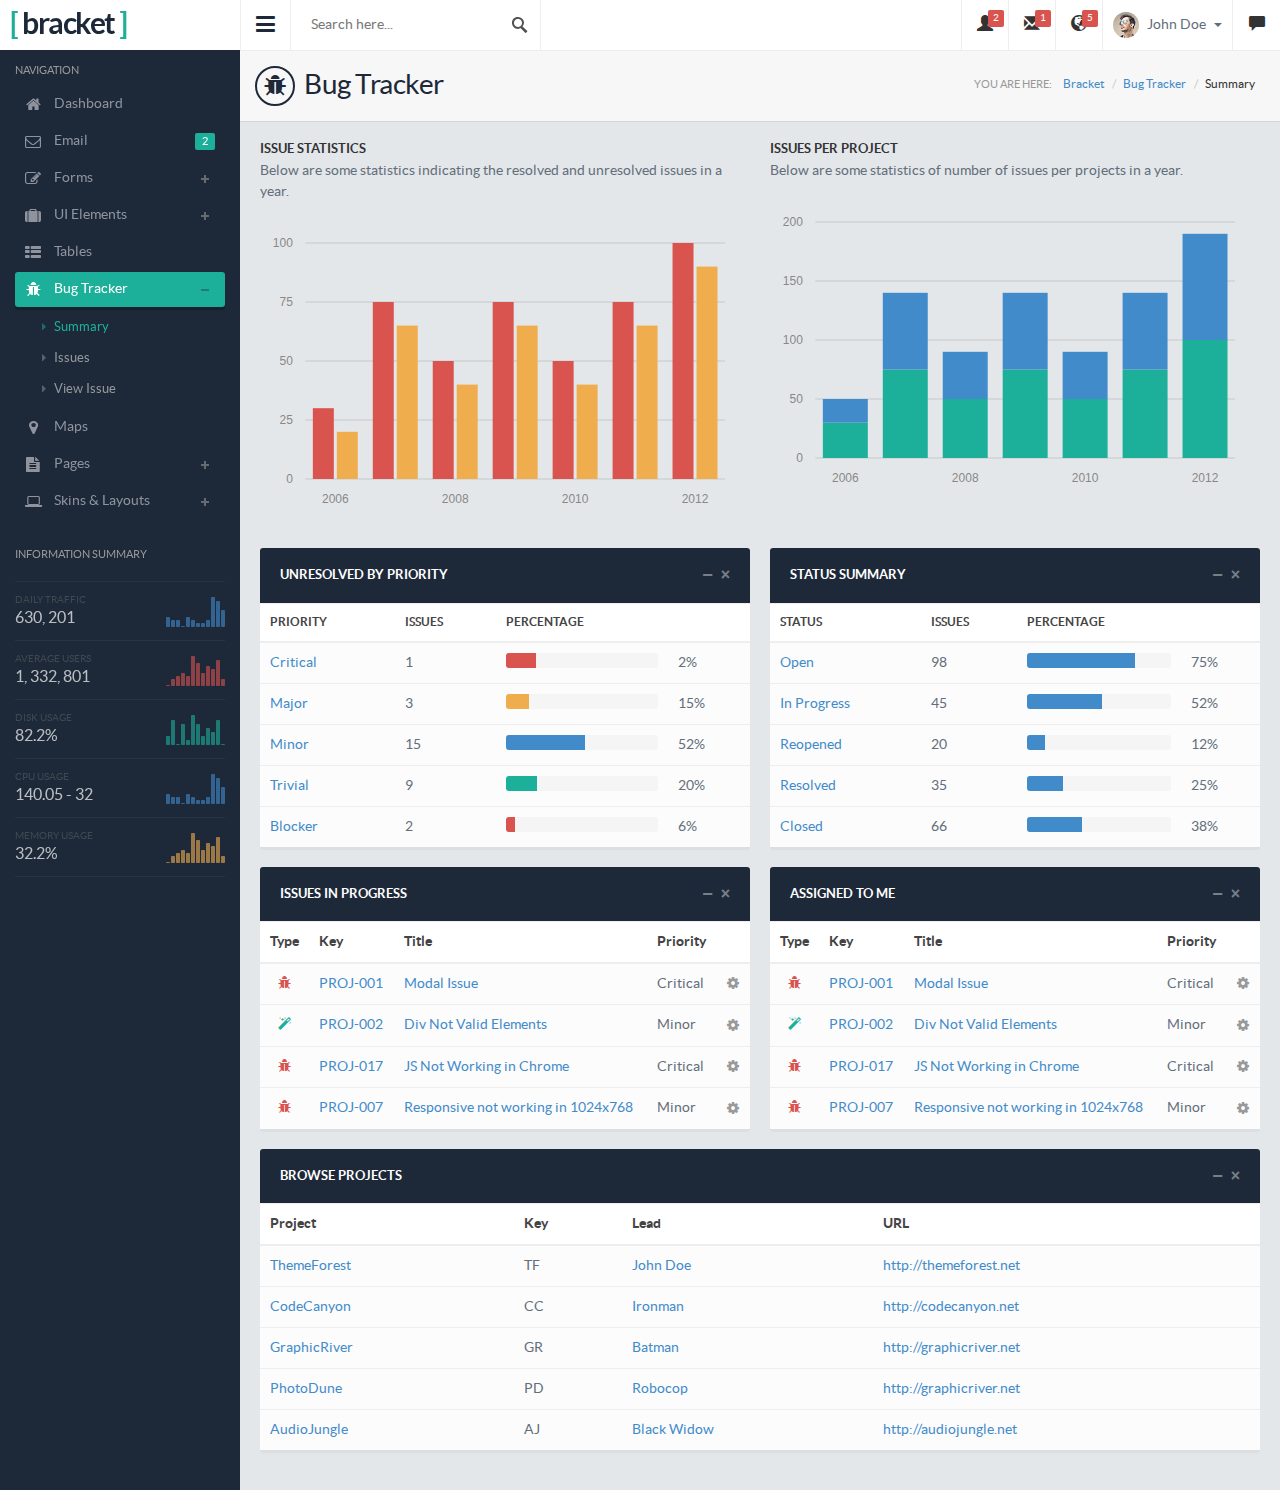
<file: 工作进度/1.网页/learn/bug-tracker.html>
﻿<!DOCTYPE html>
<html lang="en">
    <head>
        <meta charset="utf-8">
        <meta name="viewport" content="width=device-width, initial-scale=1.0, maximum-scale=1.0">
        <meta name="description" content="">
        <meta name="author" content="">
        <link rel="shortcut icon" href="images/favicon.png" type="image/png">

        <title>Bracket Responsive Bootstrap3 Admin</title>

        <link href="css/style.default.css" rel="stylesheet">
        <link href="css/morris.css" rel="stylesheet">

        <!-- HTML5 shim and Respond.js IE8 support of HTML5 elements and media queries -->
        <!--[if lt IE 9]>
        <script src="js/html5shiv.js"></script>
        <script src="js/respond.min.js"></script>
        <![endif]-->
    </head>

    <body>



<!-- Preloader -->
<div id="preloader">
    <div id="status"><i class="fa fa-spinner fa-spin"></i></div>
</div>

        

        <section>

            <div class="leftpanel">

                <div class="logopanel">
                    <h1><span>[</span> bracket <span>]</span></h1>
                </div><!-- logopanel -->

                <div class="leftpanelinner">

                    <!-- This is only visible to small devices -->
                    <div class="visible-xs hidden-sm hidden-md hidden-lg">   
                        <div class="media userlogged">
                            <img alt="" src="images/photos/loggeduser.png" class="media-object">
                            <div class="media-body">
                                <h4>John Doe</h4>
                                <span>"Life is so..."</span>
                            </div>
                        </div>

                        <h5 class="sidebartitle actitle">Account</h5>
                        <ul class="nav nav-pills nav-stacked nav-bracket mb30">
                            <li><a href="profile.html"><i class="fa fa-user"></i> <span>Profile</span></a></li>
                            <li><a href=""><i class="fa fa-cog"></i> <span>Account Settings</span></a></li>
                            <li><a href=""><i class="fa fa-question-circle"></i> <span>Help</span></a></li>
                            <li><a href="signout.html"><i class="fa fa-sign-out"></i> <span>Sign Out</span></a></li>
                        </ul>
                    </div>

                    <h5 class="sidebartitle">Navigation</h5>
                    <ul class="nav nav-pills nav-stacked nav-bracket">
                        <li><a href="index.html"><i class="fa fa-home"></i> <span>Dashboard</span></a></li>
                        <li><a href="email.html"><span class="pull-right badge badge-success">2</span><i class="fa fa-envelope-o"></i> <span>Email</span></a></li>
                        <li class="nav-parent"><a href=""><i class="fa fa-edit"></i> <span>Forms</span></a>
                            <ul class="children">
                                <li><a href="general-forms.html"><i class="fa fa-caret-right"></i> General Forms</a></li>
                                <li><a href="form-layouts.html"><i class="fa fa-caret-right"></i> Form Layouts</a></li>
                                <li><a href="form-validation.html"><i class="fa fa-caret-right"></i> Form Validation</a></li>
                                <li><a href="form-wizards.html"><i class="fa fa-caret-right"></i> Form Wizards</a></li>
                                <li><a href="wysiwyg.html"><i class="fa fa-caret-right"></i> Text Editor</a></li>
                                <li><a href="code-editor.html"><i class="fa fa-caret-right"></i> Code Editor</a></li>
                                <li><a href="x-editable.html"><i class="fa fa-caret-right"></i> X-Editable</a></li>
                            </ul>
                        </li>
                        <li class="nav-parent"><a href=""><i class="fa fa-suitcase"></i> <span>UI Elements</span></a>
                            <ul class="children">
                                <li><a href="buttons.html"><i class="fa fa-caret-right"></i> Buttons</a></li>
                                <li><a href="icons.html"><span class="pull-right badge badge-danger">updated</span><i class="fa fa-caret-right"></i> Icons</a></li>
                                <li><a href="typography.html"><i class="fa fa-caret-right"></i> Typography</a></li>
                                <li><a href="alerts.html"><i class="fa fa-caret-right"></i> Alerts &amp; Notifications</a></li>
                                <li><a href="modals.html"><i class="fa fa-caret-right"></i> Modals</a></li>
                                <li><a href="tabs-accordions.html"><i class="fa fa-caret-right"></i> Tabs &amp; Accordions</a></li>
                                <li><a href="sliders.html"><i class="fa fa-caret-right"></i> Sliders</a></li>
                                <li><a href="graphs.html"><i class="fa fa-caret-right"></i> Graphs &amp; Charts</a></li>
                                <li><a href="widgets.html"><i class="fa fa-caret-right"></i> Panels &amp; Widgets</a></li>
                                <li><a href="extras.html"><i class="fa fa-caret-right"></i> Extras</a></li>
                            </ul>
                        </li>
                        <li><a href="tables.html"><i class="fa fa-th-list"></i> <span>Tables</span></a></li>
                        <li class="nav-parent nav-active active"><a href=""><i class="fa fa-bug"></i> <span>Bug Tracker</span></a>
                            <ul class="children" style="display: block">
                                <li class="active"><a href="bug-tracker.html"><i class="fa fa-caret-right"></i> Summary</a></li>
                                <li><a href="bug-issues.html"><i class="fa fa-caret-right"></i> Issues</a></li>
                                <li><a href="view-issue.html"><i class="fa fa-caret-right"></i> View Issue</a></li>
                            </ul>
                        </li>
                        <li><a href="maps.html"><i class="fa fa-map-marker"></i> <span>Maps</span></a></li>
                        <li class="nav-parent"><a href=""><i class="fa fa-file-text"></i> <span>Pages</span></a>
                            <ul class="children">
                                <li><a href="calendar.html"><i class="fa fa-caret-right"></i> Calendar</a></li>
                                <li><a href="media-manager.html"><i class="fa fa-caret-right"></i> Media Manager</a></li>
                                <li><a href="timeline.html"><i class="fa fa-caret-right"></i> Timeline</a></li>
                                <li><a href="blog-list.html"><i class="fa fa-caret-right"></i> Blog List</a></li>
                                <li><a href="blog-single.html"><i class="fa fa-caret-right"></i> Blog Single</a></li>
                                <li><a href="people-directory.html"><i class="fa fa-caret-right"></i> People Directory</a></li>
                                <li><a href="profile.html"><i class="fa fa-caret-right"></i> Profile</a></li>
                                <li><a href="invoice.html"><i class="fa fa-caret-right"></i> Invoice</a></li>
                                <li><a href="search-results.html"><i class="fa fa-caret-right"></i> Search Results</a></li>
                                <li><a href="blank.html"><i class="fa fa-caret-right"></i> Blank Page</a></li>
                                <li><a href="notfound.html"><i class="fa fa-caret-right"></i> 404 Page</a></li>
                                <li><a href="locked.html"><i class="fa fa-caret-right"></i> Locked Screen</a></li>
                                <li><a href="signin.html"><i class="fa fa-caret-right"></i> Sign In</a></li>
                                <li><a href="signup.html"><i class="fa fa-caret-right"></i> Sign Up</a></li>
                            </ul>
                        </li>
                        <li class="nav-parent"><a href="layouts.html"><i class="fa fa-laptop"></i> <span>Skins &amp; Layouts</span></a>
                            <ul class="children">
                                <li><a href="layouts.html"><i class="fa fa-caret-right"></i> General Layouts</a></li>
                                <li><a href="horizontal-menu.html"><i class="fa fa-caret-right"></i> Top Menu</a></li>
                                <li><a href="horizontal-menu2.html"><i class="fa fa-caret-right"></i> Top Menu w/ Sidebar</a></li>
                                <li><a href="fixed-width.html"><i class="fa fa-caret-right"></i> Fixed Width Page</a></li>
                                <li><a href="fixed-width2.html"><i class="fa fa-caret-right"></i> Fixed Width w/ Menu</a></li>
                            </ul>
                        </li>
                    </ul>

                    <div class="infosummary">
                        <h5 class="sidebartitle">Information Summary</h5>    
                        <ul>
                            <li>
                                <div class="datainfo">
                                    <span class="text-muted">Daily Traffic</span>
                                    <h4>630, 201</h4>
                                </div>
                                <div id="sidebar-chart" class="chart"></div>   
                            </li>
                            <li>
                                <div class="datainfo">
                                    <span class="text-muted">Average Users</span>
                                    <h4>1, 332, 801</h4>
                                </div>
                                <div id="sidebar-chart2" class="chart"></div>   
                            </li>
                            <li>
                                <div class="datainfo">
                                    <span class="text-muted">Disk Usage</span>
                                    <h4>82.2%</h4>
                                </div>
                                <div id="sidebar-chart3" class="chart"></div>   
                            </li>
                            <li>
                                <div class="datainfo">
                                    <span class="text-muted">CPU Usage</span>
                                    <h4>140.05 - 32</h4>
                                </div>
                                <div id="sidebar-chart4" class="chart"></div>   
                            </li>
                            <li>
                                <div class="datainfo">
                                    <span class="text-muted">Memory Usage</span>
                                    <h4>32.2%</h4>
                                </div>
                                <div id="sidebar-chart5" class="chart"></div>   
                            </li>
                        </ul>
                    </div><!-- infosummary -->

                </div><!-- leftpanelinner -->
            </div><!-- leftpanel -->

            <div class="mainpanel">

                <div class="headerbar">

                    <a class="menutoggle"><i class="fa fa-bars"></i></a>

                    <form class="searchform" action="index.html" method="post">
                        <input type="text" class="form-control" name="keyword" placeholder="Search here..." />
                    </form>

                    <div class="header-right">
                        <ul class="headermenu">
                            <li>
                                <div class="btn-group">
                                    <button class="btn btn-default dropdown-toggle tp-icon" data-toggle="dropdown">
                                        <i class="glyphicon glyphicon-user"></i>
                                        <span class="badge">2</span>
                                    </button>
                                    <div class="dropdown-menu dropdown-menu-head pull-right">
                                        <h5 class="title">2 Newly Registered Users</h5>
                                        <ul class="dropdown-list user-list">
                                            <li class="new">
                                                <div class="thumb"><a href=""><img src="images/photos/user1.png" alt="" /></a></div>
                                                <div class="desc">
                                                    <h5><a href="">Draniem Daamul (@draniem)</a> <span class="badge badge-success">new</span></h5>
                                                </div>
                                            </li>
                                            <li class="new">
                                                <div class="thumb"><a href=""><img src="images/photos/user2.png" alt="" /></a></div>
                                                <div class="desc">
                                                    <h5><a href="">Zaham Sindilmaca (@zaham)</a> <span class="badge badge-success">new</span></h5>
                                                </div>
                                            </li>
                                            <li>
                                                <div class="thumb"><a href=""><img src="images/photos/user3.png" alt="" /></a></div>
                                                <div class="desc">
                                                    <h5><a href="">Weno Carasbong (@wenocar)</a></h5>
                                                </div>
                                            </li>
                                            <li>
                                                <div class="thumb"><a href=""><img src="images/photos/user4.png" alt="" /></a></div>
                                                <div class="desc">
                                                    <h5><a href="">Nusja Nawancali (@nusja)</a></h5>
                                                </div>
                                            </li>
                                            <li>
                                                <div class="thumb"><a href=""><img src="images/photos/user5.png" alt="" /></a></div>
                                                <div class="desc">
                                                    <h5><a href="">Lane Kitmari (@lane_kitmare)</a></h5>
                                                </div>
                                            </li>
                                            <li class="new"><a href="">See All Users</a></li>
                                        </ul>
                                    </div>
                                </div>
                            </li>
                            <li>
                                <div class="btn-group">
                                    <button class="btn btn-default dropdown-toggle tp-icon" data-toggle="dropdown">
                                        <i class="glyphicon glyphicon-envelope"></i>
                                        <span class="badge">1</span>
                                    </button>
                                    <div class="dropdown-menu dropdown-menu-head pull-right">
                                        <h5 class="title">You Have 1 New Message</h5>
                                        <ul class="dropdown-list gen-list">
                                            <li class="new">
                                                <a href="">
                                                    <span class="thumb"><img src="images/photos/user1.png" alt="" /></span>
                                                    <span class="desc">
                                                        <span class="name">Draniem Daamul <span class="badge badge-success">new</span></span>
                                                        <span class="msg">Lorem ipsum dolor sit amet...</span>
                                                    </span>
                                                </a>
                                            </li>
                                            <li>
                                                <a href="">
                                                    <span class="thumb"><img src="images/photos/user2.png" alt="" /></span>
                                                    <span class="desc">
                                                        <span class="name">Nusja Nawancali</span>
                                                        <span class="msg">Lorem ipsum dolor sit amet...</span>
                                                    </span>
                                                </a>
                                            </li>
                                            <li>
                                                <a href="">
                                                    <span class="thumb"><img src="images/photos/user3.png" alt="" /></span>
                                                    <span class="desc">
                                                        <span class="name">Weno Carasbong</span>
                                                        <span class="msg">Lorem ipsum dolor sit amet...</span>
                                                    </span>
                                                </a>
                                            </li>
                                            <li>
                                                <a href="">
                                                    <span class="thumb"><img src="images/photos/user4.png" alt="" /></span>
                                                    <span class="desc">
                                                        <span class="name">Zaham Sindilmaca</span>
                                                        <span class="msg">Lorem ipsum dolor sit amet...</span>
                                                    </span>
                                                </a>
                                            </li>
                                            <li>
                                                <a href="">
                                                    <span class="thumb"><img src="images/photos/user5.png" alt="" /></span>
                                                    <span class="desc">
                                                        <span class="name">Veno Leongal</span>
                                                        <span class="msg">Lorem ipsum dolor sit amet...</span>
                                                    </span>
                                                </a>
                                            </li>
                                            <li class="new"><a href="">Read All Messages</a></li>
                                        </ul>
                                    </div>
                                </div>
                            </li>
                            <li>
                                <div class="btn-group">
                                    <button class="btn btn-default dropdown-toggle tp-icon" data-toggle="dropdown">
                                        <i class="glyphicon glyphicon-globe"></i>
                                        <span class="badge">5</span>
                                    </button>
                                    <div class="dropdown-menu dropdown-menu-head pull-right">
                                        <h5 class="title">You Have 5 New Notifications</h5>
                                        <ul class="dropdown-list gen-list">
                                            <li class="new">
                                                <a href="">
                                                    <span class="thumb"><img src="images/photos/user4.png" alt="" /></span>
                                                    <span class="desc">
                                                        <span class="name">Zaham Sindilmaca <span class="badge badge-success">new</span></span>
                                                        <span class="msg">is now following you</span>
                                                    </span>
                                                </a>
                                            </li>
                                            <li class="new">
                                                <a href="">
                                                    <span class="thumb"><img src="images/photos/user5.png" alt="" /></span>
                                                    <span class="desc">
                                                        <span class="name">Weno Carasbong <span class="badge badge-success">new</span></span>
                                                        <span class="msg">is now following you</span>
                                                    </span>
                                                </a>
                                            </li>
                                            <li class="new">
                                                <a href="">
                                                    <span class="thumb"><img src="images/photos/user3.png" alt="" /></span>
                                                    <span class="desc">
                                                        <span class="name">Veno Leongal <span class="badge badge-success">new</span></span>
                                                        <span class="msg">likes your recent status</span>
                                                    </span>
                                                </a>
                                            </li>
                                            <li class="new">
                                                <a href="">
                                                    <span class="thumb"><img src="images/photos/user3.png" alt="" /></span>
                                                    <span class="desc">
                                                        <span class="name">Nusja Nawancali <span class="badge badge-success">new</span></span>
                                                        <span class="msg">downloaded your work</span>
                                                    </span>
                                                </a>
                                            </li>
                                            <li class="new">
                                                <a href="">
                                                    <span class="thumb"><img src="images/photos/user3.png" alt="" /></span>
                                                    <span class="desc">
                                                        <span class="name">Nusja Nawancali <span class="badge badge-success">new</span></span>
                                                        <span class="msg">send you 2 messages</span>
                                                    </span>
                                                </a>
                                            </li>
                                            <li class="new"><a href="">See All Notifications</a></li>
                                        </ul>
                                    </div>
                                </div>
                            </li>
                            <li>
                                <div class="btn-group">
                                    <button type="button" class="btn btn-default dropdown-toggle" data-toggle="dropdown">
                                        <img src="images/photos/loggeduser.png" alt="" />
                                        John Doe
                                        <span class="caret"></span>
                                    </button>
                                    <ul class="dropdown-menu dropdown-menu-usermenu pull-right">
                                        <li><a href="profile.html"><i class="glyphicon glyphicon-user"></i> My Profile</a></li>
                                        <li><a href="#"><i class="glyphicon glyphicon-cog"></i> Account Settings</a></li>
                                        <li><a href="#"><i class="glyphicon glyphicon-question-sign"></i> Help</a></li>
                                        <li><a href="signin.html"><i class="glyphicon glyphicon-log-out"></i> Log Out</a></li>
                                    </ul>
                                </div>
                            </li>
                            <li>
                                <button id="chatview" class="btn btn-default tp-icon chat-icon">
                                    <i class="glyphicon glyphicon-comment"></i>
                                </button>
                            </li>
                        </ul>
                    </div><!-- header-right -->

                </div><!-- headerbar -->

                <div class="pageheader">
                    <h2><i class="fa fa-bug"></i> Bug Tracker</h2>
                    <div class="breadcrumb-wrapper">
                        <span class="label">You are here:</span>
                        <ol class="breadcrumb">
                            <li><a href="index.html">Bracket</a></li>
                            <li><a href="bug-tracker.html">Bug Tracker</a></li>
                            <li class="active">Summary</li>
                        </ol>
                    </div>
                </div>

                <div class="contentpanel">
                    
                    <div class="row">
                        <div class="col-md-6 mb30">
                            <h5 class="subtitle mb5">Issue Statistics</h5>
                            <p class="mb15">Below are some statistics indicating the resolved and unresolved issues in a year.</p>
                            <div id="bar-chart" style="width: 100%; height: 300px"></div>
                        </div><!-- col-md-6 -->
                        <div class="col-md-6 mb30">
                          <h5 class="subtitle mb5">Issues Per Project</h5>
                          <p class="mb15">Below are some statistics of number of issues per projects in a year.</p>
                          <div id="stacked-chart" style="width: 100%; height: 300px"></div>
                        </div><!-- col-md-6 -->
                    </div><!-- row -->
                    
                    <div class="row">
                        <div class="col-md-6">
                            
                            <div class="panel panel-dark panel-alt">
                                <div class="panel-heading">
                                    <div class="panel-btns">
                                        <a href="" class="panel-close">&times;</a>
                                        <a href="" class="minimize">&minus;</a>
                                    </div><!-- panel-btns -->
                                    <h5 class="panel-title">Unresolved By Priority</h5>
                                </div><!-- panel-heading -->
                                <div class="panel-body panel-table">
                                    <div class="table-responsive">
                                    <table class="table">
                                        <thead>
                                            <tr class="table-head-alt">
                                                <th>Priority</th>
                                                <th>Issues</th>
                                                <th>Percentage</th>
                                                <th>&nbsp;</th>
                                            </tr>
                                        </thead>
                                        <tbody>
                                            <tr>
                                                <td><a href="">Critical</a></td>
                                                <td>1</td>
                                                <td>
                                                    <div class="progress">
                                                        <div style="width: 2%" aria-valuemax="100" aria-valuemin="0" aria-valuenow="2" role="progressbar" class="progress-bar progress-bar-danger">
                                                          <span class="sr-only">2% Complete (success)</span>
                                                        </div>
                                                    </div>
                                                </td>
                                                <td>2%</td>
                                            </tr>
                                            <tr>
                                                <td><a href="">Major</a></td>
                                                <td>3</td>
                                                <td>
                                                    <div class="progress">
                                                        <div style="width: 15%" aria-valuemax="100" aria-valuemin="0" aria-valuenow="15" role="progressbar" class="progress-bar progress-bar-warning">
                                                          <span class="sr-only">15% Complete (success)</span>
                                                        </div>
                                                    </div>
                                                </td>
                                                <td>15%</td>
                                            </tr>
                                            <tr>
                                                <td><a href="">Minor</a></td>
                                                <td>15</td>
                                                <td>
                                                    <div class="progress">
                                                        <div style="width: 52%" aria-valuemax="100" aria-valuemin="0" aria-valuenow="52" role="progressbar" class="progress-bar progress-bar-primary">
                                                          <span class="sr-only">52% Complete (success)</span>
                                                        </div>
                                                    </div>
                                                </td>
                                                <td>52%</td>
                                            </tr>
                                            <tr>
                                                <td><a href="">Trivial</a></td>
                                                <td>9</td>
                                                <td>
                                                    <div class="progress">
                                                        <div style="width: 20%" aria-valuemax="100" aria-valuemin="0" aria-valuenow="20" role="progressbar" class="progress-bar progress-bar-success">
                                                          <span class="sr-only">20% Complete (success)</span>
                                                        </div>
                                                    </div>
                                                </td>
                                                <td>20%</td>
                                            </tr>
                                            <tr>
                                                <td><a href="">Blocker</a></td>
                                                <td>2</td>
                                                <td>
                                                    <div class="progress">
                                                        <div style="width: 6%" aria-valuemax="100" aria-valuemin="0" aria-valuenow="6" role="progressbar" class="progress-bar progress-bar-danger">
                                                          <span class="sr-only">6% Complete (success)</span>
                                                        </div>
                                                    </div>
                                                </td>
                                                <td>6%</td>
                                            </tr>
                                        </tbody>
                                    </table>
                                    </div><!-- table-responsive -->
                                </div><!-- panel-body -->
                            </div><!-- panel -->
                            
                        </div><!-- col-md-6 -->
                        
                        <div class="col-md-6">
                            
                            <div class="panel panel-dark panel-alt">
                                <div class="panel-heading">
                                    <div class="panel-btns">
                                        <a href="" class="panel-close">&times;</a>
                                        <a href="" class="minimize">&minus;</a>
                                    </div><!-- panel-btns -->
                                    <h5 class="panel-title">Status Summary</h5>
                                </div><!-- panel-heading -->
                                <div class="panel-body panel-table">
                                    <div class="table-responsive">
                                    <table class="table">
                                        <thead>
                                            <tr class="table-head-alt">
                                                <th>Status</th>
                                                <th>Issues</th>
                                                <th>Percentage</th>
                                                <th>&nbsp;</th>
                                            </tr>
                                        </thead>
                                        <tbody>
                                            <tr>
                                                <td><a href="">Open</a></td>
                                                <td>98</td>
                                                <td>
                                                    <div class="progress">
                                                        <div style="width: 75%" aria-valuemax="100" aria-valuemin="75" aria-valuenow="2" role="progressbar" class="progress-bar progress-bar-primary">
                                                          <span class="sr-only">75% Complete (success)</span>
                                                        </div>
                                                    </div>
                                                </td>
                                                <td>75%</td>
                                            </tr>
                                            <tr>
                                                <td><a href="">In Progress</a></td>
                                                <td>45</td>
                                                <td>
                                                    <div class="progress">
                                                        <div style="width: 52%" aria-valuemax="100" aria-valuemin="0" aria-valuenow="52" role="progressbar" class="progress-bar progress-bar-primary">
                                                          <span class="sr-only">52% Complete (success)</span>
                                                        </div>
                                                    </div>
                                                </td>
                                                <td>52%</td>
                                            </tr>
                                            <tr>
                                                <td><a href="">Reopened</a></td>
                                                <td>20</td>
                                                <td>
                                                    <div class="progress">
                                                        <div style="width: 12%" aria-valuemax="100" aria-valuemin="0" aria-valuenow="12" role="progressbar" class="progress-bar progress-bar-primary">
                                                          <span class="sr-only">12% Complete (success)</span>
                                                        </div>
                                                    </div>
                                                </td>
                                                <td>12%</td>
                                            </tr>
                                            <tr>
                                                <td><a href="">Resolved</a></td>
                                                <td>35</td>
                                                <td>
                                                    <div class="progress">
                                                        <div style="width: 25%" aria-valuemax="100" aria-valuemin="0" aria-valuenow="25" role="progressbar" class="progress-bar progress-bar-primary">
                                                          <span class="sr-only">25% Complete (success)</span>
                                                        </div>
                                                    </div>
                                                </td>
                                                <td>25%</td>
                                            </tr>
                                            <tr>
                                                <td><a href="">Closed</a></td>
                                                <td>66</td>
                                                <td>
                                                    <div class="progress">
                                                        <div style="width: 38%" aria-valuemax="100" aria-valuemin="0" aria-valuenow="38" role="progressbar" class="progress-bar progress-bar-primary">
                                                          <span class="sr-only">38% Complete (success)</span>
                                                        </div>
                                                    </div>
                                                </td>
                                                <td>38%</td>
                                            </tr>
                                        </tbody>
                                    </table>
                                    </div><!-- table-responsive -->
                                </div><!-- panel-body -->
                            </div><!-- panel -->
                            
                        </div><!-- col-md-6 -->
                        
                    </div><!-- row -->
                    
                    <div class="row">
                        <div class="col-md-6">
                            
                            <div class="panel panel-dark panel-alt">
                                <div class="panel-heading">
                                    <div class="panel-btns">
                                        <a href="" class="panel-close">&times;</a>
                                        <a href="" class="minimize">&minus;</a>
                                    </div><!-- panel-btns -->
                                    <h5 class="panel-title">Issues In Progress</h5>
                                </div><!-- panel-heading -->
                                <div class="panel-body panel-table">
                                    <div class="table-responsive">
                                    <table class="table table-buglist">
                                        <thead>
                                            <tr>
                                                <th>Type</th>
                                                <th>Key</th>
                                                <th>Title</th>
                                                <th>Priority</th>
                                                <th></th>
                                            </tr>
                                        </thead>
                                        <tbody>
                                            <tr>
                                                <td><i class="fa fa-bug tooltips" data-toggle="tooltip" title="Bug"></i></td>
                                                <td><a href="view-issue.html">PROJ-001</a></td>
                                                <td><a href="view-issue.html">Modal Issue</a></td>
                                                <td>Critical</td>
                                                <td>
                                                    <div class="btn-group">
                                                        <a data-toggle="dropdown" class="dropdown-toggle">
                                                          <i class="fa fa-cog"></i>
                                                        </a>
                                                        <ul role="menu" class="dropdown-menu pull-right">
                                                          <li><a href="#">View Issue</a></li>
                                                          <li><a href="#">Close Issue</a></li>
                                                          <li><a href="#">Resolve Issue</a></li>
                                                          <li class="divider"></li>
                                                          <li><a href="#">Edit</a></li>
                                                          <li><a href="#">Assign</a></li>
                                                          <li><a href="#">Comment</a></li>
                                                        </ul>
                                                    </div>
                                                </td>
                                            </tr>
                                            <tr>
                                                <td><i class="fa fa-magic tooltips" data-toggle="tooltip" title="Improvements"></i></td>
                                                <td><a href="view-issue.html">PROJ-002</a></td>
                                                <td><a href="view-issue.html">Div Not Valid Elements</a></td>
                                                <td>Minor</td>
                                                <td>
                                                    <div class="btn-group">
                                                        <a data-toggle="dropdown" class="dropdown-toggle">
                                                          <i class="fa fa-cog"></i>
                                                        </a>
                                                        <ul role="menu" class="dropdown-menu pull-right">
                                                          <li><a href="#">View Issue</a></li>
                                                          <li><a href="#">Close Issue</a></li>
                                                          <li><a href="#">Resolve Issue</a></li>
                                                          <li class="divider"></li>
                                                          <li><a href="#">Edit</a></li>
                                                          <li><a href="#">Assign</a></li>
                                                          <li><a href="#">Comment</a></li>
                                                        </ul>
                                                    </div>
                                                </td>
                                            </tr>
                                            <tr>
                                                <td><i class="fa fa-bug tooltips" data-toggle="tooltip" title="Bug"></i></td>
                                                <td><a href="view-issue.html">PROJ-017</a></td>
                                                <td><a href="view-issue.html">JS Not Working in Chrome</a></td>
                                                <td>Critical</td>
                                                <td>
                                                    <div class="btn-group">
                                                        <a data-toggle="dropdown" class="dropdown-toggle">
                                                          <i class="fa fa-cog"></i>
                                                        </a>
                                                        <ul role="menu" class="dropdown-menu pull-right">
                                                          <li><a href="#">View Issue</a></li>
                                                          <li><a href="#">Close Issue</a></li>
                                                          <li><a href="#">Resolve Issue</a></li>
                                                          <li class="divider"></li>
                                                          <li><a href="#">Edit</a></li>
                                                          <li><a href="#">Assign</a></li>
                                                          <li><a href="#">Comment</a></li>
                                                        </ul>
                                                    </div>
                                                </td>
                                            </tr>
                                            <tr>
                                                <td><i class="fa fa-bug tooltips" data-toggle="tooltip" title="Bug"></i></td>
                                                <td><a href="view-issue.html">PROJ-007</a></td>
                                                <td><a href="view-issue.html">Responsive not working in 1024x768</a></td>
                                                <td>Minor</td>
                                                <td>
                                                    <div class="btn-group">
                                                        <a data-toggle="dropdown" class="dropdown-toggle">
                                                          <i class="fa fa-cog"></i>
                                                        </a>
                                                        <ul role="menu" class="dropdown-menu pull-right">
                                                          <li><a href="#">View Issue</a></li>
                                                          <li><a href="#">Close Issue</a></li>
                                                          <li><a href="#">Resolve Issue</a></li>
                                                          <li class="divider"></li>
                                                          <li><a href="#">Edit</a></li>
                                                          <li><a href="#">Assign</a></li>
                                                          <li><a href="#">Comment</a></li>
                                                        </ul>
                                                    </div>
                                                </td>
                                            </tr>
                                        </tbody>
                                    </table>
                                    </div><!-- table-responsive -->
                                </div><!-- panel-body -->
                            </div><!-- panel -->
                            
                        </div><!-- col-md-6 -->
                        
                        <div class="col-md-6">
                            
                            <div class="panel panel-dark panel-alt">
                                <div class="panel-heading">
                                    <div class="panel-btns">
                                        <a href="" class="panel-close">&times;</a>
                                        <a href="" class="minimize">&minus;</a>
                                    </div><!-- panel-btns -->
                                    <h5 class="panel-title">Assigned To Me</h5>
                                </div><!-- panel-heading -->
                                <div class="panel-body panel-table">
                                    <div class="table-responsive">
                                    <table class="table table-buglist">
                                        <thead>
                                            <tr>
                                                <th>Type</th>
                                                <th>Key</th>
                                                <th>Title</th>
                                                <th>Priority</th>
                                                <th></th>
                                            </tr>
                                        </thead>
                                        <tbody>
                                            <tr>
                                                <td><i class="fa fa-bug tooltips" data-toggle="tooltip" title="Bug"></i></td>
                                                <td><a href="view-issue.html">PROJ-001</a></td>
                                                <td><a href="view-issue.html">Modal Issue</a></td>
                                                <td>Critical</td>
                                                <td>
                                                    <div class="btn-group">
                                                        <a data-toggle="dropdown" class="dropdown-toggle">
                                                          <i class="fa fa-cog"></i>
                                                        </a>
                                                        <ul role="menu" class="dropdown-menu pull-right">
                                                          <li><a href="#">View Issue</a></li>
                                                          <li><a href="#">Close Issue</a></li>
                                                          <li><a href="#">Resolve Issue</a></li>
                                                          <li class="divider"></li>
                                                          <li><a href="#">Edit</a></li>
                                                          <li><a href="#">Assign</a></li>
                                                          <li><a href="#">Comment</a></li>
                                                        </ul>
                                                    </div>
                                                </td>
                                            </tr>
                                            <tr>
                                                <td><i class="fa fa-magic tooltips" data-toggle="tooltip" title="Improvements"></i></td>
                                                <td><a href="view-issue.html">PROJ-002</a></td>
                                                <td><a href="view-issue.html">Div Not Valid Elements</a></td>
                                                <td>Minor</td>
                                                <td>
                                                    <div class="btn-group">
                                                        <a data-toggle="dropdown" class="dropdown-toggle">
                                                          <i class="fa fa-cog"></i>
                                                        </a>
                                                        <ul role="menu" class="dropdown-menu pull-right">
                                                          <li><a href="#">View Issue</a></li>
                                                          <li><a href="#">Close Issue</a></li>
                                                          <li><a href="#">Resolve Issue</a></li>
                                                          <li class="divider"></li>
                                                          <li><a href="#">Edit</a></li>
                                                          <li><a href="#">Assign</a></li>
                                                          <li><a href="#">Comment</a></li>
                                                        </ul>
                                                    </div>
                                                </td>
                                            </tr>
                                            <tr>
                                                <td><i class="fa fa-bug tooltips" data-toggle="tooltip" title="Bug"></i></td>
                                                <td><a href="view-issue.html">PROJ-017</a></td>
                                                <td><a href="view-issue.html">JS Not Working in Chrome</a></td>
                                                <td>Critical</td>
                                                <td>
                                                    <div class="btn-group">
                                                        <a data-toggle="dropdown" class="dropdown-toggle">
                                                          <i class="fa fa-cog"></i>
                                                        </a>
                                                        <ul role="menu" class="dropdown-menu pull-right">
                                                          <li><a href="#">View Issue</a></li>
                                                          <li><a href="#">Close Issue</a></li>
                                                          <li><a href="#">Resolve Issue</a></li>
                                                          <li class="divider"></li>
                                                          <li><a href="#">Edit</a></li>
                                                          <li><a href="#">Assign</a></li>
                                                          <li><a href="#">Comment</a></li>
                                                        </ul>
                                                    </div>
                                                </td>
                                            </tr>
                                            <tr>
                                                <td><i class="fa fa-bug tooltips" data-toggle="tooltip" title="Bug"></i></td>
                                                <td><a href="view-issue.html">PROJ-007</a></td>
                                                <td><a href="view-issue.html">Responsive not working in 1024x768</a></td>
                                                <td>Minor</td>
                                                <td>
                                                    <div class="btn-group">
                                                        <a data-toggle="dropdown" class="dropdown-toggle">
                                                          <i class="fa fa-cog"></i>
                                                        </a>
                                                        <ul role="menu" class="dropdown-menu pull-right">
                                                          <li><a href="#">View Issue</a></li>
                                                          <li><a href="#">Close Issue</a></li>
                                                          <li><a href="#">Resolve Issue</a></li>
                                                          <li class="divider"></li>
                                                          <li><a href="#">Edit</a></li>
                                                          <li><a href="#">Assign</a></li>
                                                          <li><a href="#">Comment</a></li>
                                                        </ul>
                                                    </div>
                                                </td>
                                            </tr>
                                        </tbody>
                                    </table>
                                    </div><!-- table-responsive -->
                                </div><!-- panel-body -->
                            </div><!-- panel -->
                            
                        </div><!-- col-md-6 -->
                        
                    </div><!-- row -->
                    
                    <div class="panel panel-dark panel-alt">
                        <div class="panel-heading">
                            <div class="panel-btns">
                                <a href="" class="panel-close">&times;</a>
                                <a href="" class="minimize">&minus;</a>
                            </div><!-- panel-btns -->
                            <h5 class="panel-title">Browse Projects</h5>
                        </div>
                        <div class="panel-body panel-table">
                            <div class="table-responsive">
                                <table class="table">
                                    <thead>
                                        <tr>
                                            <th>Project</th>
                                            <th>Key</th>
                                            <th>Lead</th>
                                            <th>URL</th>
                                        </tr>
                                    </thead>
                                    <tbody>
                                        <tr>
                                            <td><a href="">ThemeForest</a></td>
                                            <td>TF</td>
                                            <td><a href="">John Doe</a></td>
                                            <td><a href="">http://themeforest.net</a></td>
                                        </tr>
                                        <tr>
                                            <td><a href="">CodeCanyon</a></td>
                                            <td>CC</td>
                                            <td><a href="">Ironman</a></td>
                                            <td><a href="">http://codecanyon.net</a></td>
                                        </tr>
                                        <tr>
                                            <td><a href="">GraphicRiver</a></td>
                                            <td>GR</td>
                                            <td><a href="">Batman</a></td>
                                            <td><a href="">http://graphicriver.net</a></td>
                                        </tr>
                                        <tr>
                                            <td><a href="">PhotoDune</a></td>
                                            <td>PD</td>
                                            <td><a href="">Robocop</a></td>
                                            <td><a href="">http://graphicriver.net</a></td>
                                        </tr>
                                        <tr>
                                            <td><a href="">AudioJungle</a></td>
                                            <td>AJ</td>
                                            <td><a href="">Black Widow</a></td>
                                            <td><a href="">http://audiojungle.net</a></td>
                                        </tr>
                                    </tbody>
                                </table>
                            </div><!-- table-responsive -->
                        </div><!-- panel-body -->
                    </div><!-- panel -->
                    
                </div><!-- contentpanel -->

            </div><!-- mainpanel -->

            <div class="rightpanel">
                <!-- Nav tabs -->
                <ul class="nav nav-tabs nav-justified">
                    <li class="active"><a href="#rp-alluser" data-toggle="tab"><i class="fa fa-users"></i></a></li>
                    <li><a href="#rp-favorites" data-toggle="tab"><i class="fa fa-heart"></i></a></li>
                    <li><a href="#rp-history" data-toggle="tab"><i class="fa fa-clock-o"></i></a></li>
                    <li><a href="#rp-settings" data-toggle="tab"><i class="fa fa-gear"></i></a></li>
                </ul>

                <!-- Tab panes -->
                <div class="tab-content">
                    <div class="tab-pane active" id="rp-alluser">
                        <h5 class="sidebartitle">Online Users</h5>
                        <ul class="chatuserlist">
                            <li class="online">
                                <div class="media">
                                    <a href="#" class="pull-left media-thumb">
                                        <img alt="" src="images/photos/userprofile.png" class="media-object">
                                    </a>
                                    <div class="media-body">
                                        <strong>Eileen Sideways</strong>
                                        <small>Los Angeles, CA</small>
                                    </div>
                                </div><!-- media -->
                            </li>
                            <li class="online">
                                <div class="media">
                                    <a href="#" class="pull-left media-thumb">
                                        <img alt="" src="images/photos/user1.png" class="media-object">
                                    </a>
                                    <div class="media-body">
                                        <span class="pull-right badge badge-danger">2</span>
                                        <strong>Zaham Sindilmaca</strong>
                                        <small>San Francisco, CA</small>
                                    </div>
                                </div><!-- media -->
                            </li>
                            <li class="online">
                                <div class="media">
                                    <a href="#" class="pull-left media-thumb">
                                        <img alt="" src="images/photos/user2.png" class="media-object">
                                    </a>
                                    <div class="media-body">
                                        <strong>Nusja Nawancali</strong>
                                        <small>Bangkok, Thailand</small>
                                    </div>
                                </div><!-- media -->
                            </li>
                            <li class="online">
                                <div class="media">
                                    <a href="#" class="pull-left media-thumb">
                                        <img alt="" src="images/photos/user3.png" class="media-object">
                                    </a>
                                    <div class="media-body">
                                        <strong>Renov Leongal</strong>
                                        <small>Cebu City, Philippines</small>
                                    </div>
                                </div><!-- media -->
                            </li>
                            <li class="online">
                                <div class="media">
                                    <a href="#" class="pull-left media-thumb">
                                        <img alt="" src="images/photos/user4.png" class="media-object">
                                    </a>
                                    <div class="media-body">
                                        <strong>Weno Carasbong</strong>
                                        <small>Tokyo, Japan</small>
                                    </div>
                                </div><!-- media -->
                            </li>
                        </ul>

                        <div class="mb30"></div>

                        <h5 class="sidebartitle">Offline Users</h5>
                        <ul class="chatuserlist">
                            <li>
                                <div class="media">
                                    <a href="#" class="pull-left media-thumb">
                                        <img alt="" src="images/photos/user5.png" class="media-object">
                                    </a>
                                    <div class="media-body">
                                        <strong>Eileen Sideways</strong>
                                        <small>Los Angeles, CA</small>
                                    </div>
                                </div><!-- media -->
                            </li>
                            <li>
                                <div class="media">
                                    <a href="#" class="pull-left media-thumb">
                                        <img alt="" src="images/photos/user2.png" class="media-object">
                                    </a>
                                    <div class="media-body">
                                        <strong>Zaham Sindilmaca</strong>
                                        <small>San Francisco, CA</small>
                                    </div>
                                </div><!-- media -->
                            </li>
                            <li>
                                <div class="media">
                                    <a href="#" class="pull-left media-thumb">
                                        <img alt="" src="images/photos/user3.png" class="media-object">
                                    </a>
                                    <div class="media-body">
                                        <strong>Nusja Nawancali</strong>
                                        <small>Bangkok, Thailand</small>
                                    </div>
                                </div><!-- media -->
                            </li>
                            <li>
                                <div class="media">
                                    <a href="#" class="pull-left media-thumb">
                                        <img alt="" src="images/photos/user4.png" class="media-object">
                                    </a>
                                    <div class="media-body">
                                        <strong>Renov Leongal</strong>
                                        <small>Cebu City, Philippines</small>
                                    </div>
                                </div><!-- media -->
                            </li>
                            <li>
                                <div class="media">
                                    <a href="#" class="pull-left media-thumb">
                                        <img alt="" src="images/photos/user5.png" class="media-object">
                                    </a>
                                    <div class="media-body">
                                        <strong>Weno Carasbong</strong>
                                        <small>Tokyo, Japan</small>
                                    </div>
                                </div><!-- media -->
                            </li>
                            <li>
                                <div class="media">
                                    <a href="#" class="pull-left media-thumb">
                                        <img alt="" src="images/photos/user4.png" class="media-object">
                                    </a>
                                    <div class="media-body">
                                        <strong>Renov Leongal</strong>
                                        <small>Cebu City, Philippines</small>
                                    </div>
                                </div><!-- media -->
                            </li>
                            <li>
                                <div class="media">
                                    <a href="#" class="pull-left media-thumb">
                                        <img alt="" src="images/photos/user5.png" class="media-object">
                                    </a>
                                    <div class="media-body">
                                        <strong>Weno Carasbong</strong>
                                        <small>Tokyo, Japan</small>
                                    </div>
                                </div><!-- media -->
                            </li>
                        </ul>
                    </div>
                    <div class="tab-pane" id="rp-favorites">
                        <h5 class="sidebartitle">Favorites</h5>
                        <ul class="chatuserlist">
                            <li class="online">
                                <div class="media">
                                    <a href="#" class="pull-left media-thumb">
                                        <img alt="" src="images/photos/user2.png" class="media-object">
                                    </a>
                                    <div class="media-body">
                                        <strong>Eileen Sideways</strong>
                                        <small>Los Angeles, CA</small>
                                    </div>
                                </div><!-- media -->
                            </li>
                            <li>
                                <div class="media">
                                    <a href="#" class="pull-left media-thumb">
                                        <img alt="" src="images/photos/user1.png" class="media-object">
                                    </a>
                                    <div class="media-body">
                                        <strong>Zaham Sindilmaca</strong>
                                        <small>San Francisco, CA</small>
                                    </div>
                                </div><!-- media -->
                            </li>
                            <li>
                                <div class="media">
                                    <a href="#" class="pull-left media-thumb">
                                        <img alt="" src="images/photos/user3.png" class="media-object">
                                    </a>
                                    <div class="media-body">
                                        <strong>Nusja Nawancali</strong>
                                        <small>Bangkok, Thailand</small>
                                    </div>
                                </div><!-- media -->
                            </li>
                            <li class="online">
                                <div class="media">
                                    <a href="#" class="pull-left media-thumb">
                                        <img alt="" src="images/photos/user4.png" class="media-object">
                                    </a>
                                    <div class="media-body">
                                        <strong>Renov Leongal</strong>
                                        <small>Cebu City, Philippines</small>
                                    </div>
                                </div><!-- media -->
                            </li>
                            <li class="online">
                                <div class="media">
                                    <a href="#" class="pull-left media-thumb">
                                        <img alt="" src="images/photos/user5.png" class="media-object">
                                    </a>
                                    <div class="media-body">
                                        <strong>Weno Carasbong</strong>
                                        <small>Tokyo, Japan</small>
                                    </div>
                                </div><!-- media -->
                            </li>
                        </ul>
                    </div>
                    <div class="tab-pane" id="rp-history">
                        <h5 class="sidebartitle">History</h5>
                        <ul class="chatuserlist">
                            <li class="online">
                                <div class="media">
                                    <a href="#" class="pull-left media-thumb">
                                        <img alt="" src="images/photos/user4.png" class="media-object">
                                    </a>
                                    <div class="media-body">
                                        <strong>Eileen Sideways</strong>
                                        <small>Hi hello, ctc?... would you mind if I go to your...</small>
                                    </div>
                                </div><!-- media -->
                            </li>
                            <li>
                                <div class="media">
                                    <a href="#" class="pull-left media-thumb">
                                        <img alt="" src="images/photos/user2.png" class="media-object">
                                    </a>
                                    <div class="media-body">
                                        <strong>Zaham Sindilmaca</strong>
                                        <small>This is to inform you that your product that we...</small>
                                    </div>
                                </div><!-- media -->
                            </li>
                            <li>
                                <div class="media">
                                    <a href="#" class="pull-left media-thumb">
                                        <img alt="" src="images/photos/user3.png" class="media-object">
                                    </a>
                                    <div class="media-body">
                                        <strong>Nusja Nawancali</strong>
                                        <small>Are you willing to have a long term relat...</small>
                                    </div>
                                </div><!-- media -->
                            </li>
                        </ul>
                    </div>
                    <div class="tab-pane pane-settings" id="rp-settings">

                        <h5 class="sidebartitle mb20">Settings</h5>
                        <div class="form-group">
                            <label class="col-xs-8 control-label">Show Offline Users</label>
                            <div class="col-xs-4 control-label">
                                <div class="toggle toggle-success"></div>
                            </div>
                        </div>

                        <div class="form-group">
                            <label class="col-xs-8 control-label">Enable History</label>
                            <div class="col-xs-4 control-label">
                                <div class="toggle toggle-success"></div>
                            </div>
                        </div>

                        <div class="form-group">
                            <label class="col-xs-8 control-label">Show Full Name</label>
                            <div class="col-xs-4 control-label">
                                <div class="toggle-chat1 toggle-success"></div>
                            </div>
                        </div>

                        <div class="form-group">
                            <label class="col-xs-8 control-label">Show Location</label>
                            <div class="col-xs-4 control-label">
                                <div class="toggle toggle-success"></div>
                            </div>
                        </div>

                    </div><!-- tab-pane -->

                </div><!-- tab-content -->
            </div><!-- rightpanel -->

        </section>



        <script src="js/jquery-1.11.1.min.js"></script>
        <script src="js/jquery-migrate-1.2.1.min.js"></script>
        <script src="js/bootstrap.min.js"></script>
        <script src="js/modernizr.min.js"></script>
        <script src="js/jquery.sparkline.min.js"></script>
        <script src="js/toggles.min.js"></script>
        <script src="js/retina.min.js"></script>
        <script src="js/jquery.cookies.js"></script>

        
        <script src="js/morris.min.js"></script>
        <script src="js/raphael-2.1.0.min.js"></script>
        <script src="js/chosen.jquery.min.js"></script>

        <script src="js/custom.js"></script>
        <script>
            jQuery(document).ready(function(){
                
                "use strict";
                
                // Chosen Select
                jQuery(".chosen-select").chosen({
                    'width':'100%',
                    'white-space':'nowrap',
                    disable_search: true
                });
                
                new Morris.Bar({
                    // ID of the element in which to draw the chart.
                    element: 'bar-chart',
                    // Chart data records -- each entry in this array corresponds to a point on
                    // the chart.
                    data: [
                        { y: '2006', a: 30, b: 20 },
                        { y: '2007', a: 75,  b: 65 },
                        { y: '2008', a: 50,  b: 40 },
                        { y: '2009', a: 75,  b: 65 },
                        { y: '2010', a: 50,  b: 40 },
                        { y: '2011', a: 75,  b: 65 },
                        { y: '2012', a: 100, b: 90 }
                    ],
                    xkey: 'y',
                    ykeys: ['a', 'b'],
                    labels: ['Solved', 'Unresolved'],
                    barColors: ['#D9534F', '#F0AD4E'],
                    lineWidth: '1px',
                    fillOpacity: 0.8,
                    smooth: false,
                    hideHover: true
                });
                
                new Morris.Bar({
                    // ID of the element in which to draw the chart.
                    element: 'stacked-chart',
                    // Chart data records -- each entry in this array corresponds to a point on
                    // the chart.
                    data: [
                        { y: '2006', a: 30, b: 20 },
                        { y: '2007', a: 75,  b: 65 },
                        { y: '2008', a: 50,  b: 40 },
                        { y: '2009', a: 75,  b: 65 },
                        { y: '2010', a: 50,  b: 40 },
                        { y: '2011', a: 75,  b: 65 },
                        { y: '2012', a: 100, b: 90 }
                    ],
                    xkey: 'y',
                    ykeys: ['a', 'b'],
                    labels: ['Series A', 'Series B'],
                    barColors: ['#1CAF9A', '#428BCA'],
                    lineWidth: '1px',
                    fillOpacity: 0.8,
                    smooth: false,
                    stacked: true,
                    hideHover: true
                });
                
            });
        </script>

    </body>
</html>
</file>
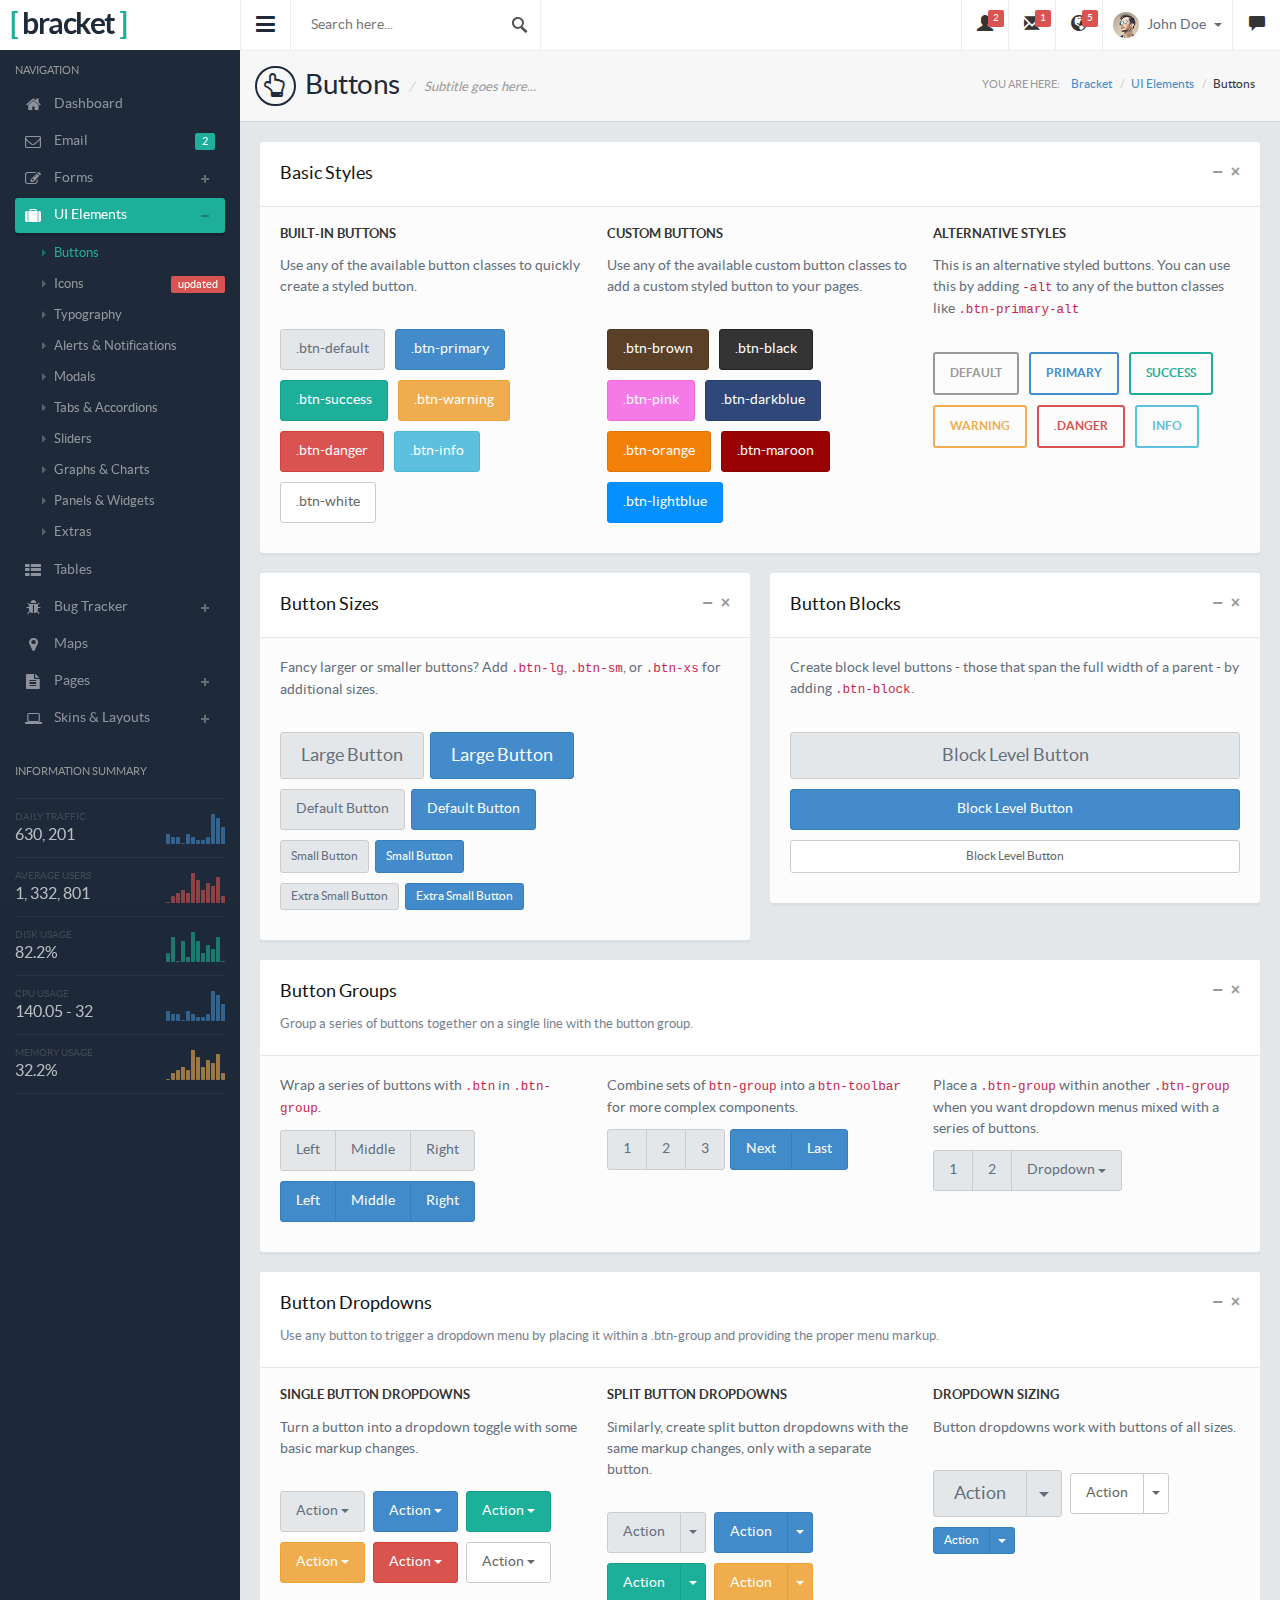
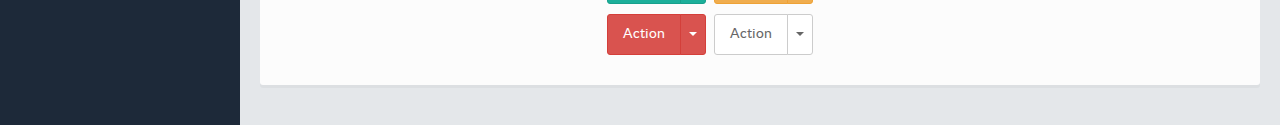
<file: 工作进度/1.网页/learn/buttons.html>
﻿<!DOCTYPE html>
<html lang="en">
<head>
  <meta charset="utf-8">
  <meta name="viewport" content="width=device-width, initial-scale=1.0, maximum-scale=1.0">
  <meta name="description" content="">
  <meta name="author" content="">
  <link rel="shortcut icon" href="images/favicon.png" type="image/png">

  <title>Bracket Responsive Bootstrap3 Admin</title>

  <link href="css/style.default.css" rel="stylesheet">

  <!-- HTML5 shim and Respond.js IE8 support of HTML5 elements and media queries -->
  <!--[if lt IE 9]>
  <script src="js/html5shiv.js"></script>
  <script src="js/respond.min.js"></script>
  <![endif]-->
</head>

<body>



<!-- Preloader -->
<div id="preloader">
    <div id="status"><i class="fa fa-spinner fa-spin"></i></div>
</div>


<section>
  
  <div class="leftpanel">
    
    <div class="logopanel">
        <h1><span>[</span> bracket <span>]</span></h1>
    </div><!-- logopanel -->
    
    <div class="leftpanelinner">
        
        <!-- This is only visible to small devices -->
        <div class="visible-xs hidden-sm hidden-md hidden-lg">   
            <div class="media userlogged">
                <img alt="" src="images/photos/loggeduser.png" class="media-object">
                <div class="media-body">
                    <h4>John Doe</h4>
                    <span>"Life is so..."</span>
                </div>
            </div>
          
            <h5 class="sidebartitle actitle">Account</h5>
            <ul class="nav nav-pills nav-stacked nav-bracket mb30">
              <li><a href="profile.html"><i class="fa fa-user"></i> <span>Profile</span></a></li>
              <li><a href=""><i class="fa fa-cog"></i> <span>Account Settings</span></a></li>
              <li><a href=""><i class="fa fa-question-circle"></i> <span>Help</span></a></li>
              <li><a href="signout.html"><i class="fa fa-sign-out"></i> <span>Sign Out</span></a></li>
            </ul>
        </div>
      
      <h5 class="sidebartitle">Navigation</h5>
      <ul class="nav nav-pills nav-stacked nav-bracket">
        <li><a href="index.html"><i class="fa fa-home"></i> <span>Dashboard</span></a></li>
        <li><a href="email.html"><span class="pull-right badge badge-success">2</span><i class="fa fa-envelope-o"></i> <span>Email</span></a></li>
        <li class="nav-parent"><a href=""><i class="fa fa-edit"></i> <span>Forms</span></a>
          <ul class="children">
            <li><a href="general-forms.html"><i class="fa fa-caret-right"></i> General Forms</a></li>
            <li><a href="form-layouts.html"><i class="fa fa-caret-right"></i> Form Layouts</a></li>
            <li><a href="form-validation.html"><i class="fa fa-caret-right"></i> Form Validation</a></li>
            <li><a href="form-wizards.html"><i class="fa fa-caret-right"></i> Form Wizards</a></li>
            <li><a href="wysiwyg.html"><i class="fa fa-caret-right"></i> Text Editor</a></li>
            <li><a href="code-editor.html"><i class="fa fa-caret-right"></i> Code Editor</a></li>
                                <li><a href="x-editable.html"><i class="fa fa-caret-right"></i> X-Editable</a></li>
          </ul>
        </li>
        <li class="nav-parent nav-active active"><a href=""><i class="fa fa-suitcase"></i> <span>UI Elements</span></a>
          <ul class="children" style="display: block">
            <li class="active"><a href="buttons.html"><i class="fa fa-caret-right"></i> Buttons</a></li>
            <li><a href="icons.html"><span class="pull-right badge badge-danger">updated</span><i class="fa fa-caret-right"></i> Icons</a></li>
            <li><a href="typography.html"><i class="fa fa-caret-right"></i> Typography</a></li>
            <li><a href="alerts.html"><i class="fa fa-caret-right"></i> Alerts &amp; Notifications</a></li>
            <li><a href="modals.html"><i class="fa fa-caret-right"></i> Modals</a></li>
            <li><a href="tabs-accordions.html"><i class="fa fa-caret-right"></i> Tabs &amp; Accordions</a></li>
            <li><a href="sliders.html"><i class="fa fa-caret-right"></i> Sliders</a></li>
            <li><a href="graphs.html"><i class="fa fa-caret-right"></i> Graphs &amp; Charts</a></li>
            <li><a href="widgets.html"><i class="fa fa-caret-right"></i> Panels &amp; Widgets</a></li>
            <li><a href="extras.html"><i class="fa fa-caret-right"></i> Extras</a></li>
          </ul>
        </li>
        <li><a href="tables.html"><i class="fa fa-th-list"></i> <span>Tables</span></a></li>
        <li class="nav-parent"><a href=""><i class="fa fa-bug"></i> <span>Bug Tracker</span></a>
            <ul class="children">
                <li><a href="bug-tracker.html"><i class="fa fa-caret-right"></i> Summary</a></li>
                <li><a href="bug-issues.html"><i class="fa fa-caret-right"></i> Issues</a></li>
                <li><a href="view-issue.html"><i class="fa fa-caret-right"></i> View Issue</a></li>
            </ul>
        </li>
        <li><a href="maps.html"><i class="fa fa-map-marker"></i> <span>Maps</span></a></li>
        <li class="nav-parent"><a href=""><i class="fa fa-file-text"></i> <span>Pages</span></a>
          <ul class="children">
            <li><a href="calendar.html"><i class="fa fa-caret-right"></i> Calendar</a></li>
            <li><a href="media-manager.html"><i class="fa fa-caret-right"></i> Media Manager</a></li>
            <li><a href="timeline.html"><i class="fa fa-caret-right"></i> Timeline</a></li>
            <li><a href="blog-list.html"><i class="fa fa-caret-right"></i> Blog List</a></li>
            <li><a href="blog-single.html"><i class="fa fa-caret-right"></i> Blog Single</a></li>
            <li><a href="people-directory.html"><i class="fa fa-caret-right"></i> People Directory</a></li>
            <li><a href="profile.html"><i class="fa fa-caret-right"></i> Profile</a></li>
            <li><a href="invoice.html"><i class="fa fa-caret-right"></i> Invoice</a></li>
            <li><a href="search-results.html"><i class="fa fa-caret-right"></i> Search Results</a></li>
            <li><a href="blank.html"><i class="fa fa-caret-right"></i> Blank Page</a></li>
            <li><a href="notfound.html"><i class="fa fa-caret-right"></i> 404 Page</a></li>
            <li><a href="locked.html"><i class="fa fa-caret-right"></i> Locked Screen</a></li>
            <li><a href="signin.html"><i class="fa fa-caret-right"></i> Sign In</a></li>
            <li><a href="signup.html"><i class="fa fa-caret-right"></i> Sign Up</a></li>
          </ul>
        </li>
        <li class="nav-parent"><a href="layouts.html"><i class="fa fa-laptop"></i> <span>Skins &amp; Layouts</span></a>
            <ul class="children">
                <li><a href="layouts.html"><i class="fa fa-caret-right"></i> General Layouts</a></li>
                <li><a href="horizontal-menu.html"><i class="fa fa-caret-right"></i> Top Menu</a></li>
                <li><a href="horizontal-menu2.html"><i class="fa fa-caret-right"></i> Top Menu w/ Sidebar</a></li>
                <li><a href="fixed-width.html"><i class="fa fa-caret-right"></i> Fixed Width Page</a></li>
                <li><a href="fixed-width2.html"><i class="fa fa-caret-right"></i> Fixed Width w/ Menu</a></li>
            </ul>
        </li>
      </ul>
      
      <div class="infosummary">
        <h5 class="sidebartitle">Information Summary</h5>    
        <ul>
            <li>
                <div class="datainfo">
                    <span class="text-muted">Daily Traffic</span>
                    <h4>630, 201</h4>
                </div>
                <div id="sidebar-chart" class="chart"></div>   
            </li>
            <li>
                <div class="datainfo">
                    <span class="text-muted">Average Users</span>
                    <h4>1, 332, 801</h4>
                </div>
                <div id="sidebar-chart2" class="chart"></div>   
            </li>
            <li>
                <div class="datainfo">
                    <span class="text-muted">Disk Usage</span>
                    <h4>82.2%</h4>
                </div>
                <div id="sidebar-chart3" class="chart"></div>   
            </li>
            <li>
                <div class="datainfo">
                    <span class="text-muted">CPU Usage</span>
                    <h4>140.05 - 32</h4>
                </div>
                <div id="sidebar-chart4" class="chart"></div>   
            </li>
            <li>
                <div class="datainfo">
                    <span class="text-muted">Memory Usage</span>
                    <h4>32.2%</h4>
                </div>
                <div id="sidebar-chart5" class="chart"></div>   
            </li>
        </ul>
      </div><!-- infosummary -->
      
    </div><!-- leftpanelinner -->
  </div><!-- leftpanel -->
  
  <div class="mainpanel">
    
    <div class="headerbar">
      
      <a class="menutoggle"><i class="fa fa-bars"></i></a>
      
      <form class="searchform" action="index.html" method="post">
        <input type="text" class="form-control" name="keyword" placeholder="Search here..." />
      </form>
      
      <div class="header-right">
        <ul class="headermenu">
          <li>
            <div class="btn-group">
              <button class="btn btn-default dropdown-toggle tp-icon" data-toggle="dropdown">
                <i class="glyphicon glyphicon-user"></i>
                <span class="badge">2</span>
              </button>
              <div class="dropdown-menu dropdown-menu-head pull-right">
                <h5 class="title">2 Newly Registered Users</h5>
                <ul class="dropdown-list user-list">
                  <li class="new">
                    <div class="thumb"><a href=""><img src="images/photos/user1.png" alt="" /></a></div>
                    <div class="desc">
                      <h5><a href="">Draniem Daamul (@draniem)</a> <span class="badge badge-success">new</span></h5>
                    </div>
                  </li>
                  <li class="new">
                    <div class="thumb"><a href=""><img src="images/photos/user2.png" alt="" /></a></div>
                    <div class="desc">
                      <h5><a href="">Zaham Sindilmaca (@zaham)</a> <span class="badge badge-success">new</span></h5>
                    </div>
                  </li>
                  <li>
                    <div class="thumb"><a href=""><img src="images/photos/user3.png" alt="" /></a></div>
                    <div class="desc">
                      <h5><a href="">Weno Carasbong (@wenocar)</a></h5>
                    </div>
                  </li>
                  <li>
                    <div class="thumb"><a href=""><img src="images/photos/user4.png" alt="" /></a></div>
                    <div class="desc">
                      <h5><a href="">Nusja Nawancali (@nusja)</a></h5>
                    </div>
                  </li>
                  <li>
                    <div class="thumb"><a href=""><img src="images/photos/user5.png" alt="" /></a></div>
                    <div class="desc">
                      <h5><a href="">Lane Kitmari (@lane_kitmare)</a></h5>
                    </div>
                  </li>
                  <li class="new"><a href="">See All Users</a></li>
                </ul>
              </div>
            </div>
          </li>
          <li>
            <div class="btn-group">
              <button class="btn btn-default dropdown-toggle tp-icon" data-toggle="dropdown">
                <i class="glyphicon glyphicon-envelope"></i>
                <span class="badge">1</span>
              </button>
              <div class="dropdown-menu dropdown-menu-head pull-right">
                <h5 class="title">You Have 1 New Message</h5>
                <ul class="dropdown-list gen-list">
                  <li class="new">
                    <a href="">
                    <span class="thumb"><img src="images/photos/user1.png" alt="" /></span>
                    <span class="desc">
                      <span class="name">Draniem Daamul <span class="badge badge-success">new</span></span>
                      <span class="msg">Lorem ipsum dolor sit amet...</span>
                    </span>
                    </a>
                  </li>
                  <li>
                    <a href="">
                    <span class="thumb"><img src="images/photos/user2.png" alt="" /></span>
                    <span class="desc">
                      <span class="name">Nusja Nawancali</span>
                      <span class="msg">Lorem ipsum dolor sit amet...</span>
                    </span>
                    </a>
                  </li>
                  <li>
                    <a href="">
                    <span class="thumb"><img src="images/photos/user3.png" alt="" /></span>
                    <span class="desc">
                      <span class="name">Weno Carasbong</span>
                      <span class="msg">Lorem ipsum dolor sit amet...</span>
                    </span>
                    </a>
                  </li>
                  <li>
                    <a href="">
                    <span class="thumb"><img src="images/photos/user4.png" alt="" /></span>
                    <span class="desc">
                      <span class="name">Zaham Sindilmaca</span>
                      <span class="msg">Lorem ipsum dolor sit amet...</span>
                    </span>
                    </a>
                  </li>
                  <li>
                    <a href="">
                    <span class="thumb"><img src="images/photos/user5.png" alt="" /></span>
                    <span class="desc">
                      <span class="name">Veno Leongal</span>
                      <span class="msg">Lorem ipsum dolor sit amet...</span>
                    </span>
                    </a>
                  </li>
                  <li class="new"><a href="">Read All Messages</a></li>
                </ul>
              </div>
            </div>
          </li>
          <li>
            <div class="btn-group">
              <button class="btn btn-default dropdown-toggle tp-icon" data-toggle="dropdown">
                <i class="glyphicon glyphicon-globe"></i>
                <span class="badge">5</span>
              </button>
              <div class="dropdown-menu dropdown-menu-head pull-right">
                <h5 class="title">You Have 5 New Notifications</h5>
                <ul class="dropdown-list gen-list">
                  <li class="new">
                    <a href="">
                    <span class="thumb"><img src="images/photos/user4.png" alt="" /></span>
                    <span class="desc">
                      <span class="name">Zaham Sindilmaca <span class="badge badge-success">new</span></span>
                      <span class="msg">is now following you</span>
                    </span>
                    </a>
                  </li>
                  <li class="new">
                    <a href="">
                    <span class="thumb"><img src="images/photos/user5.png" alt="" /></span>
                    <span class="desc">
                      <span class="name">Weno Carasbong <span class="badge badge-success">new</span></span>
                      <span class="msg">is now following you</span>
                    </span>
                    </a>
                  </li>
                  <li class="new">
                    <a href="">
                    <span class="thumb"><img src="images/photos/user3.png" alt="" /></span>
                    <span class="desc">
                      <span class="name">Veno Leongal <span class="badge badge-success">new</span></span>
                      <span class="msg">likes your recent status</span>
                    </span>
                    </a>
                  </li>
                  <li class="new">
                    <a href="">
                    <span class="thumb"><img src="images/photos/user3.png" alt="" /></span>
                    <span class="desc">
                      <span class="name">Nusja Nawancali <span class="badge badge-success">new</span></span>
                      <span class="msg">downloaded your work</span>
                    </span>
                    </a>
                  </li>
                  <li class="new">
                    <a href="">
                    <span class="thumb"><img src="images/photos/user3.png" alt="" /></span>
                    <span class="desc">
                      <span class="name">Nusja Nawancali <span class="badge badge-success">new</span></span>
                      <span class="msg">send you 2 messages</span>
                    </span>
                    </a>
                  </li>
                  <li class="new"><a href="">See All Notifications</a></li>
                </ul>
              </div>
            </div>
          </li>
          <li>
            <div class="btn-group">
              <button type="button" class="btn btn-default dropdown-toggle" data-toggle="dropdown">
                <img src="images/photos/loggeduser.png" alt="" />
                John Doe
                <span class="caret"></span>
              </button>
              <ul class="dropdown-menu dropdown-menu-usermenu pull-right">
                <li><a href="profile.html"><i class="glyphicon glyphicon-user"></i> My Profile</a></li>
                <li><a href="#"><i class="glyphicon glyphicon-cog"></i> Account Settings</a></li>
                <li><a href="#"><i class="glyphicon glyphicon-question-sign"></i> Help</a></li>
                <li><a href="signin.html"><i class="glyphicon glyphicon-log-out"></i> Log Out</a></li>
              </ul>
            </div>
          </li>
          <li>
            <button id="chatview" class="btn btn-default tp-icon chat-icon">
                <i class="glyphicon glyphicon-comment"></i>
            </button>
          </li>
        </ul>
      </div><!-- header-right -->
      
    </div><!-- headerbar -->
        
    <div class="pageheader">
      <h2><i class="fa fa-hand-o-up"></i> Buttons <span>Subtitle goes here...</span></h2>
      <div class="breadcrumb-wrapper">
        <span class="label">You are here:</span>
        <ol class="breadcrumb">
          <li><a href="index.html">Bracket</a></li>
          <li><a href="buttons.html">UI Elements</a></li>
          <li class="active">Buttons</li>
        </ol>
      </div>
    </div>
    
    <div class="contentpanel">
      
      <div class="panel panel-default">
        <div class="panel-heading">
          <div class="panel-btns">
            <a href="" class="panel-close">&times;</a>
            <a href="" class="minimize">&minus;</a>
          </div>
          <h4 class="panel-title">Basic Styles</h4>
        </div>
        <div class="panel-body">
          <div class="row">
            <div class="col-md-4">
              <h5 class="subtitle">Built-in Buttons</h5>
              <p>Use any of the available button classes to quickly create a styled button.</p>
              <br />
              <div class="btn-demo">
                <a class="btn btn-default">.btn-default</a>
                <a class="btn btn-primary">.btn-primary</a>
                <a class="btn btn-success">.btn-success</a>
                <a class="btn btn-warning">.btn-warning</a>
                <a class="btn btn-danger">.btn-danger</a>
                <a class="btn btn-info">.btn-info</a>
                <a class="btn btn-white">.btn-white</a>
              </div>
            </div>
            
            <div class="col-md-4">
              <h5 class="subtitle">Custom Buttons</h5>
              <p>Use any of the available custom button classes to add a custom styled button to your pages.</p>
              <br />
              <div class="btn-demo">
                <a class="btn btn-brown">.btn-brown</a>
                <a class="btn btn-black">.btn-black</a>
                <a class="btn btn-pink">.btn-pink</a>
                <a class="btn btn-darkblue">.btn-darkblue</a>
                <a class="btn btn-orange">.btn-orange</a>
                <a class="btn btn-maroon">.btn-maroon</a>
                <a class="btn btn-lightblue">.btn-lightblue</a>
              </div>
            </div>
            
            <div class="col-md-4">
              <h5 class="subtitle">Alternative Styles</h5>
              <p>This is an alternative styled buttons. You can use this by adding <code>-alt</code> to any of the button classes like <code>.btn-primary-alt</code></p>
              <br />
              <div class="btn-demo">
                <a class="btn btn-default-alt">Default</a>
                <a class="btn btn-primary-alt">Primary</a>
                <a class="btn btn-success-alt">Success</a>
                <a class="btn btn-warning-alt">Warning</a>
                <a class="btn btn-danger-alt">.Danger</a>
                <a class="btn btn-info-alt">Info</a>
              </div>
            </div>
            
          </div>
        </div><!-- panel-body -->
      </div><!-- panel -->
      
      <div class="row">
        <div class="col-md-6">
          <div class="panel panel-default">
            <div class="panel-heading">
              <div class="panel-btns">
                <a href="" class="panel-close">&times;</a>
                <a href="" class="minimize">&minus;</a>
              </div>
              <h4 class="panel-title">Button Sizes</h4>
            </div>
            <div class="panel-body">
              <p>Fancy larger or smaller buttons? Add <code>.btn-lg</code>, <code>.btn-sm</code>, or <code>.btn-xs</code> for additional sizes.</p>
              <br />
              <p>
                <button class="btn btn-default btn-lg">Large Button</button>&nbsp;
                <button class="btn btn-primary btn-lg">Large Button</button>
              </p>
              <p>
                <button class="btn btn-default">Default Button</button>&nbsp;
                <button class="btn btn-primary">Default Button</button>
              </p>
              <p>
                <button class="btn btn-default btn-sm">Small Button</button>&nbsp;
                <button class="btn btn-primary btn-sm">Small Button</button>
              </p>
              <p>
                <button class="btn btn-default btn-xs">Extra Small Button</button>&nbsp;
                <button class="btn btn-primary btn-xs">Extra Small Button</button>
              </p>
              
            </div><!-- panel-body -->
          </div><!-- panel -->
        </div><!-- col-md-4 -->
        
        <div class="col-md-6">
          <div class="panel panel-default">
            <div class="panel-heading">
              <div class="panel-btns">
                <a href="" class="panel-close">&times;</a>
                <a href="" class="minimize">&minus;</a>
              </div>
              <h4 class="panel-title">Button Blocks</h4>
            </div>
            <div class="panel-body">
              <p>Create block level buttons - those that span the full width of a parent - by adding <code>.btn-block</code>.</p>
              <br />
              <p><button class="btn btn-default btn-lg btn-block">Block Level Button</button></p>
              <p><button class="btn btn-primary btn-block">Block Level Button</button></p>
              <p><button class="btn btn-white btn-sm btn-block">Block Level Button</button></p>
            </div><!-- panel-body -->
          </div><!-- panel -->
        </div><!-- col-md-4 -->
      </div><!-- row -->
      
      <div class="panel panel-default">
        <div class="panel-heading">
          <div class="panel-btns">
            <a href="" class="panel-close">&times;</a>
            <a href="" class="minimize">&minus;</a>
          </div>
          <h4 class="panel-title">Button Groups</h4>
          <p>Group a series of buttons together on a single line with the button group. </p>
        </div>
        <div class="panel-body">
          <div class="row">
            <div class="col-md-4">
              <p>Wrap a series of buttons with <code>.btn</code> in <code>.btn-group</code>.</p>
              <div class="btn-group">
                <button type="button" class="btn btn-default">Left</button>
                <button type="button" class="btn btn-default">Middle</button>
                <button type="button" class="btn btn-default">Right</button>
              </div>
              <div class="btn-group">
                <button type="button" class="btn btn-primary">Left</button>
                <button type="button" class="btn btn-primary">Middle</button>
                <button type="button" class="btn btn-primary">Right</button>
              </div>
            </div><!-- col-md-4 -->
            
            <div class="col-md-4">
              <p>Combine sets of <code>btn-group</code> into a <code>btn-toolbar</code> for more complex components.</p>
              <div class="btn-toolbar">
                <div class="btn-group">
                  <button type="button" class="btn btn-default">1</button>
                  <button type="button" class="btn btn-default">2</button>
                  <button type="button" class="btn btn-default">3</button>
                </div>
                <div class="btn-group">
                  <button type="button" class="btn btn-primary">Next</button>
                  <button type="button" class="btn btn-primary">Last</button>
                </div>
              </div><!-- btn-toolbar -->
            </div><!-- col-md-4 -->
            
            <div class="col-md-4">
              <p>Place a <code>.btn-group</code> within another <code>.btn-group</code> when you want dropdown menus mixed with a series of buttons.</p>
              <div class="btn-group">
                <button type="button" class="btn btn-default">1</button>
                <button type="button" class="btn btn-default">2</button>
              
                <div class="btn-group">
                  <button type="button" class="btn btn-default dropdown-toggle" data-toggle="dropdown">
                    Dropdown
                    <span class="caret"></span>
                  </button>
                  <ul class="dropdown-menu">
                    <li><a href="#">Dropdown link</a></li>
                    <li><a href="#">Dropdown link</a></li>
                  </ul>
                </div>
              </div><!-- btn-group -->
            </div><!-- col-md-4 -->
            
          </div>
        </div><!-- panel-body -->
      </div><!-- panel -->
      
      <div class="panel panel-default">
        <div class="panel-heading">
          <div class="panel-btns">
            <a href="" class="panel-close">&times;</a>
            <a href="" class="minimize">&minus;</a>
          </div>
          <h4 class="panel-title">Button Dropdowns</h4>
          <p>Use any button to trigger a dropdown menu by placing it within a .btn-group and providing the proper menu markup.</p>
        </div><!-- panel-heading -->
        <div class="panel-body">
          <div class="row">
            <div class="col-md-4">
              <h5 class="subtitle">Single Button Dropdowns</h5>
              <p>Turn a button into a dropdown toggle with some basic markup changes.</p>
              <br />
              <div class="btn-group mr5">
                <button type="button" class="btn btn-default dropdown-toggle" data-toggle="dropdown">
                  Action <span class="caret"></span>
                </button>
                <ul class="dropdown-menu" role="menu">
                  <li><a href="#">Action</a></li>
                  <li><a href="#">Another action</a></li>
                  <li><a href="#">Something else here</a></li>
                  <li class="divider"></li>
                  <li><a href="#">Separated link</a></li>
                </ul>
              </div><!-- btn-group -->
              
              <div class="btn-group mr5">
                <button type="button" class="btn btn-primary dropdown-toggle" data-toggle="dropdown">
                  Action <span class="caret"></span>
                </button>
                <ul class="dropdown-menu" role="menu">
                  <li><a href="#">Action</a></li>
                  <li><a href="#">Another action</a></li>
                  <li><a href="#">Something else here</a></li>
                  <li class="divider"></li>
                  <li><a href="#">Separated link</a></li>
                </ul>
              </div><!-- btn-group -->
              
              <div class="btn-group mr5">
                <button type="button" class="btn btn-success dropdown-toggle" data-toggle="dropdown">
                  Action <span class="caret"></span>
                </button>
                <ul class="dropdown-menu" role="menu">
                  <li><a href="#">Action</a></li>
                  <li><a href="#">Another action</a></li>
                  <li><a href="#">Something else here</a></li>
                  <li class="divider"></li>
                  <li><a href="#">Separated link</a></li>
                </ul>
              </div><!-- btn-group -->
              
              <div class="btn-group mr5">
                <button type="button" class="btn btn-warning dropdown-toggle" data-toggle="dropdown">
                  Action <span class="caret"></span>
                </button>
                <ul class="dropdown-menu" role="menu">
                  <li><a href="#">Action</a></li>
                  <li><a href="#">Another action</a></li>
                  <li><a href="#">Something else here</a></li>
                  <li class="divider"></li>
                  <li><a href="#">Separated link</a></li>
                </ul>
              </div><!-- btn-group -->
              
              <div class="btn-group mr5">
                <button type="button" class="btn btn-danger dropdown-toggle" data-toggle="dropdown">
                  Action <span class="caret"></span>
                </button>
                <ul class="dropdown-menu" role="menu">
                  <li><a href="#">Action</a></li>
                  <li><a href="#">Another action</a></li>
                  <li><a href="#">Something else here</a></li>
                  <li class="divider"></li>
                  <li><a href="#">Separated link</a></li>
                </ul>
              </div><!-- btn-group -->
              
              <div class="btn-group">
                <button type="button" class="btn btn-white dropdown-toggle" data-toggle="dropdown">
                  Action <span class="caret"></span>
                </button>
                <ul class="dropdown-menu" role="menu">
                  <li><a href="#">Action</a></li>
                  <li><a href="#">Another action</a></li>
                  <li><a href="#">Something else here</a></li>
                  <li class="divider"></li>
                  <li><a href="#">Separated link</a></li>
                </ul>
              </div><!-- btn-group -->
              
            </div><!-- col-md-4 -->
            <div class="col-md-4">
              <h5 class="subtitle">Split Button Dropdowns</h5>
              <p>Similarly, create split button dropdowns with the same markup changes, only with a separate button.</p>
              <br />
              <div class="btn-group mr5">
                <button type="button" class="btn btn-default">Action</button>
                <button type="button" class="btn btn-default dropdown-toggle" data-toggle="dropdown">
                  <span class="caret"></span>
                  <span class="sr-only">Toggle Dropdown</span>
                </button>
                <ul class="dropdown-menu" role="menu">
                  <li><a href="#">Action</a></li>
                  <li><a href="#">Another action</a></li>
                  <li><a href="#">Something else here</a></li>
                  <li class="divider"></li>
                  <li><a href="#">Separated link</a></li>
                </ul>
              </div><!-- btn-group -->
              
              <div class="btn-group mr5">
                <button type="button" class="btn btn-primary">Action</button>
                <button type="button" class="btn btn-primary dropdown-toggle" data-toggle="dropdown">
                  <span class="caret"></span>
                  <span class="sr-only">Toggle Dropdown</span>
                </button>
                <ul class="dropdown-menu" role="menu">
                  <li><a href="#">Action</a></li>
                  <li><a href="#">Another action</a></li>
                  <li><a href="#">Something else here</a></li>
                  <li class="divider"></li>
                  <li><a href="#">Separated link</a></li>
                </ul>
              </div><!-- btn-group -->
              
              <div class="btn-group mr5">
                <button type="button" class="btn btn-success">Action</button>
                <button type="button" class="btn btn-success dropdown-toggle" data-toggle="dropdown">
                  <span class="caret"></span>
                  <span class="sr-only">Toggle Dropdown</span>
                </button>
                <ul class="dropdown-menu" role="menu">
                  <li><a href="#">Action</a></li>
                  <li><a href="#">Another action</a></li>
                  <li><a href="#">Something else here</a></li>
                  <li class="divider"></li>
                  <li><a href="#">Separated link</a></li>
                </ul>
              </div><!-- btn-group -->
              
              <div class="btn-group mr5">
                <button type="button" class="btn btn-warning">Action</button>
                <button type="button" class="btn btn-warning dropdown-toggle" data-toggle="dropdown">
                  <span class="caret"></span>
                  <span class="sr-only">Toggle Dropdown</span>
                </button>
                <ul class="dropdown-menu" role="menu">
                  <li><a href="#">Action</a></li>
                  <li><a href="#">Another action</a></li>
                  <li><a href="#">Something else here</a></li>
                  <li class="divider"></li>
                  <li><a href="#">Separated link</a></li>
                </ul>
              </div><!-- btn-group -->
              
              <div class="btn-group mr5">
                <button type="button" class="btn btn-danger">Action</button>
                <button type="button" class="btn btn-danger dropdown-toggle" data-toggle="dropdown">
                  <span class="caret"></span>
                  <span class="sr-only">Toggle Dropdown</span>
                </button>
                <ul class="dropdown-menu" role="menu">
                  <li><a href="#">Action</a></li>
                  <li><a href="#">Another action</a></li>
                  <li><a href="#">Something else here</a></li>
                  <li class="divider"></li>
                  <li><a href="#">Separated link</a></li>
                </ul>
              </div><!-- btn-group -->
              
              <div class="btn-group">
                <button type="button" class="btn btn-white">Action</button>
                <button type="button" class="btn btn-white dropdown-toggle" data-toggle="dropdown">
                  <span class="caret"></span>
                  <span class="sr-only">Toggle Dropdown</span>
                </button>
                <ul class="dropdown-menu" role="menu">
                  <li><a href="#">Action</a></li>
                  <li><a href="#">Another action</a></li>
                  <li><a href="#">Something else here</a></li>
                  <li class="divider"></li>
                  <li><a href="#">Separated link</a></li>
                </ul>
              </div><!-- btn-group -->
              
            </div><!-- col-md-4 -->
            <div class="col-md-4">
              <h5 class="subtitle">Dropdown Sizing</h5>
              <p>Button dropdowns work with buttons of all sizes.</p>
              <br />
              <div class="btn-group mr5">
                <button type="button" class="btn btn-lg btn-default">Action</button>
                <button type="button" class="btn btn-lg btn-default dropdown-toggle" data-toggle="dropdown">
                  <span class="caret"></span>
                  <span class="sr-only">Toggle Dropdown</span>
                </button>
                <ul class="dropdown-menu" role="menu">
                  <li><a href="#">Action</a></li>
                  <li><a href="#">Another action</a></li>
                  <li><a href="#">Something else here</a></li>
                  <li class="divider"></li>
                  <li><a href="#">Separated link</a></li>
                </ul>
              </div><!-- btn-group -->
              
              <div class="btn-group mr5">
                <button type="button" class="btn btn-white">Action</button>
                <button type="button" class="btn btn-white dropdown-toggle" data-toggle="dropdown">
                  <span class="caret"></span>
                  <span class="sr-only">Toggle Dropdown</span>
                </button>
                <ul class="dropdown-menu" role="menu">
                  <li><a href="#">Action</a></li>
                  <li><a href="#">Another action</a></li>
                  <li><a href="#">Something else here</a></li>
                  <li class="divider"></li>
                  <li><a href="#">Separated link</a></li>
                </ul>
              </div><!-- btn-group -->
              
              <div class="btn-group">
                <button type="button" class="btn btn-xs btn-primary">Action</button>
                <button type="button" class="btn btn-xs btn-primary dropdown-toggle" data-toggle="dropdown">
                  <span class="caret"></span>
                  <span class="sr-only">Toggle Dropdown</span>
                </button>
                <ul class="dropdown-menu" role="menu">
                  <li><a href="#">Action</a></li>
                  <li><a href="#">Another action</a></li>
                  <li><a href="#">Something else here</a></li>
                  <li class="divider"></li>
                  <li><a href="#">Separated link</a></li>
                </ul>
              </div><!-- btn-group -->
              
            </div><!-- col-md-4 -->
          </div><!-- row -->
        </div><!-- panel-body -->
      </div><!-- panel -->
      
    </div><!-- contentpanel -->
  </div><!-- mainpanel -->
  
  <div class="rightpanel">
    <!-- Nav tabs -->
    <ul class="nav nav-tabs nav-justified">
        <li class="active"><a href="#rp-alluser" data-toggle="tab"><i class="fa fa-users"></i></a></li>
        <li><a href="#rp-favorites" data-toggle="tab"><i class="fa fa-heart"></i></a></li>
        <li><a href="#rp-history" data-toggle="tab"><i class="fa fa-clock-o"></i></a></li>
        <li><a href="#rp-settings" data-toggle="tab"><i class="fa fa-gear"></i></a></li>
    </ul>
        
    <!-- Tab panes -->
    <div class="tab-content">
        <div class="tab-pane active" id="rp-alluser">
            <h5 class="sidebartitle">Online Users</h5>
            <ul class="chatuserlist">
                <li class="online">
                    <div class="media">
                        <a href="#" class="pull-left media-thumb">
                            <img alt="" src="images/photos/userprofile.png" class="media-object">
                        </a>
                        <div class="media-body">
                            <strong>Eileen Sideways</strong>
                            <small>Los Angeles, CA</small>
                        </div>
                    </div><!-- media -->
                </li>
                <li class="online">
                    <div class="media">
                        <a href="#" class="pull-left media-thumb">
                            <img alt="" src="images/photos/user1.png" class="media-object">
                        </a>
                        <div class="media-body">
                            <span class="pull-right badge badge-danger">2</span>
                            <strong>Zaham Sindilmaca</strong>
                            <small>San Francisco, CA</small>
                        </div>
                    </div><!-- media -->
                </li>
                <li class="online">
                    <div class="media">
                        <a href="#" class="pull-left media-thumb">
                            <img alt="" src="images/photos/user2.png" class="media-object">
                        </a>
                        <div class="media-body">
                            <strong>Nusja Nawancali</strong>
                            <small>Bangkok, Thailand</small>
                        </div>
                    </div><!-- media -->
                </li>
                <li class="online">
                    <div class="media">
                        <a href="#" class="pull-left media-thumb">
                            <img alt="" src="images/photos/user3.png" class="media-object">
                        </a>
                        <div class="media-body">
                            <strong>Renov Leongal</strong>
                            <small>Cebu City, Philippines</small>
                        </div>
                    </div><!-- media -->
                </li>
                <li class="online">
                    <div class="media">
                        <a href="#" class="pull-left media-thumb">
                            <img alt="" src="images/photos/user4.png" class="media-object">
                        </a>
                        <div class="media-body">
                            <strong>Weno Carasbong</strong>
                            <small>Tokyo, Japan</small>
                        </div>
                    </div><!-- media -->
                </li>
            </ul>
            
            <div class="mb30"></div>
            
            <h5 class="sidebartitle">Offline Users</h5>
            <ul class="chatuserlist">
                <li>
                    <div class="media">
                        <a href="#" class="pull-left media-thumb">
                            <img alt="" src="images/photos/user5.png" class="media-object">
                        </a>
                        <div class="media-body">
                            <strong>Eileen Sideways</strong>
                            <small>Los Angeles, CA</small>
                        </div>
                    </div><!-- media -->
                </li>
                <li>
                    <div class="media">
                        <a href="#" class="pull-left media-thumb">
                            <img alt="" src="images/photos/user2.png" class="media-object">
                        </a>
                        <div class="media-body">
                            <strong>Zaham Sindilmaca</strong>
                            <small>San Francisco, CA</small>
                        </div>
                    </div><!-- media -->
                </li>
                <li>
                    <div class="media">
                        <a href="#" class="pull-left media-thumb">
                            <img alt="" src="images/photos/user3.png" class="media-object">
                        </a>
                        <div class="media-body">
                            <strong>Nusja Nawancali</strong>
                            <small>Bangkok, Thailand</small>
                        </div>
                    </div><!-- media -->
                </li>
                <li>
                    <div class="media">
                        <a href="#" class="pull-left media-thumb">
                            <img alt="" src="images/photos/user4.png" class="media-object">
                        </a>
                        <div class="media-body">
                            <strong>Renov Leongal</strong>
                            <small>Cebu City, Philippines</small>
                        </div>
                    </div><!-- media -->
                </li>
                <li>
                    <div class="media">
                        <a href="#" class="pull-left media-thumb">
                            <img alt="" src="images/photos/user5.png" class="media-object">
                        </a>
                        <div class="media-body">
                            <strong>Weno Carasbong</strong>
                            <small>Tokyo, Japan</small>
                        </div>
                    </div><!-- media -->
                </li>
                <li>
                    <div class="media">
                        <a href="#" class="pull-left media-thumb">
                            <img alt="" src="images/photos/user4.png" class="media-object">
                        </a>
                        <div class="media-body">
                            <strong>Renov Leongal</strong>
                            <small>Cebu City, Philippines</small>
                        </div>
                    </div><!-- media -->
                </li>
                <li>
                    <div class="media">
                        <a href="#" class="pull-left media-thumb">
                            <img alt="" src="images/photos/user5.png" class="media-object">
                        </a>
                        <div class="media-body">
                            <strong>Weno Carasbong</strong>
                            <small>Tokyo, Japan</small>
                        </div>
                    </div><!-- media -->
                </li>
            </ul>
        </div>
        <div class="tab-pane" id="rp-favorites">
            <h5 class="sidebartitle">Favorites</h5>
            <ul class="chatuserlist">
                <li class="online">
                    <div class="media">
                        <a href="#" class="pull-left media-thumb">
                            <img alt="" src="images/photos/user2.png" class="media-object">
                        </a>
                        <div class="media-body">
                            <strong>Eileen Sideways</strong>
                            <small>Los Angeles, CA</small>
                        </div>
                    </div><!-- media -->
                </li>
                <li>
                    <div class="media">
                        <a href="#" class="pull-left media-thumb">
                            <img alt="" src="images/photos/user1.png" class="media-object">
                        </a>
                        <div class="media-body">
                            <strong>Zaham Sindilmaca</strong>
                            <small>San Francisco, CA</small>
                        </div>
                    </div><!-- media -->
                </li>
                <li>
                    <div class="media">
                        <a href="#" class="pull-left media-thumb">
                            <img alt="" src="images/photos/user3.png" class="media-object">
                        </a>
                        <div class="media-body">
                            <strong>Nusja Nawancali</strong>
                            <small>Bangkok, Thailand</small>
                        </div>
                    </div><!-- media -->
                </li>
                <li class="online">
                    <div class="media">
                        <a href="#" class="pull-left media-thumb">
                            <img alt="" src="images/photos/user4.png" class="media-object">
                        </a>
                        <div class="media-body">
                            <strong>Renov Leongal</strong>
                            <small>Cebu City, Philippines</small>
                        </div>
                    </div><!-- media -->
                </li>
                <li class="online">
                    <div class="media">
                        <a href="#" class="pull-left media-thumb">
                            <img alt="" src="images/photos/user5.png" class="media-object">
                        </a>
                        <div class="media-body">
                            <strong>Weno Carasbong</strong>
                            <small>Tokyo, Japan</small>
                        </div>
                    </div><!-- media -->
                </li>
            </ul>
        </div>
        <div class="tab-pane" id="rp-history">
            <h5 class="sidebartitle">History</h5>
            <ul class="chatuserlist">
                <li class="online">
                    <div class="media">
                        <a href="#" class="pull-left media-thumb">
                            <img alt="" src="images/photos/user4.png" class="media-object">
                        </a>
                        <div class="media-body">
                            <strong>Eileen Sideways</strong>
                            <small>Hi hello, ctc?... would you mind if I go to your...</small>
                        </div>
                    </div><!-- media -->
                </li>
                <li>
                    <div class="media">
                        <a href="#" class="pull-left media-thumb">
                            <img alt="" src="images/photos/user2.png" class="media-object">
                        </a>
                        <div class="media-body">
                            <strong>Zaham Sindilmaca</strong>
                            <small>This is to inform you that your product that we...</small>
                        </div>
                    </div><!-- media -->
                </li>
                <li>
                    <div class="media">
                        <a href="#" class="pull-left media-thumb">
                            <img alt="" src="images/photos/user3.png" class="media-object">
                        </a>
                        <div class="media-body">
                            <strong>Nusja Nawancali</strong>
                            <small>Are you willing to have a long term relat...</small>
                        </div>
                    </div><!-- media -->
                </li>
            </ul>
        </div>
        <div class="tab-pane pane-settings" id="rp-settings">
            
            <h5 class="sidebartitle mb20">Settings</h5>
            <div class="form-group">
                <label class="col-xs-8 control-label">Show Offline Users</label>
                <div class="col-xs-4 control-label">
                    <div class="toggle toggle-success"></div>
                </div>
            </div>
            
            <div class="form-group">
                <label class="col-xs-8 control-label">Enable History</label>
                <div class="col-xs-4 control-label">
                    <div class="toggle toggle-success"></div>
                </div>
            </div>
            
            <div class="form-group">
                <label class="col-xs-8 control-label">Show Full Name</label>
                <div class="col-xs-4 control-label">
                    <div class="toggle-chat1 toggle-success"></div>
                </div>
            </div>
            
            <div class="form-group">
                <label class="col-xs-8 control-label">Show Location</label>
                <div class="col-xs-4 control-label">
                    <div class="toggle toggle-success"></div>
                </div>
            </div>
            
        </div><!-- tab-pane -->
        
    </div><!-- tab-content -->
  </div><!-- rightpanel -->
  
</section>


<script src="js/jquery-1.11.1.min.js"></script>
<script src="js/jquery-migrate-1.2.1.min.js"></script>
<script src="js/bootstrap.min.js"></script>
<script src="js/modernizr.min.js"></script>
<script src="js/jquery.sparkline.min.js"></script>
<script src="js/toggles.min.js"></script>
<script src="js/retina.min.js"></script>
<script src="js/jquery.cookies.js"></script>


<script src="js/custom.js"></script>


</body>
</html>
</file>
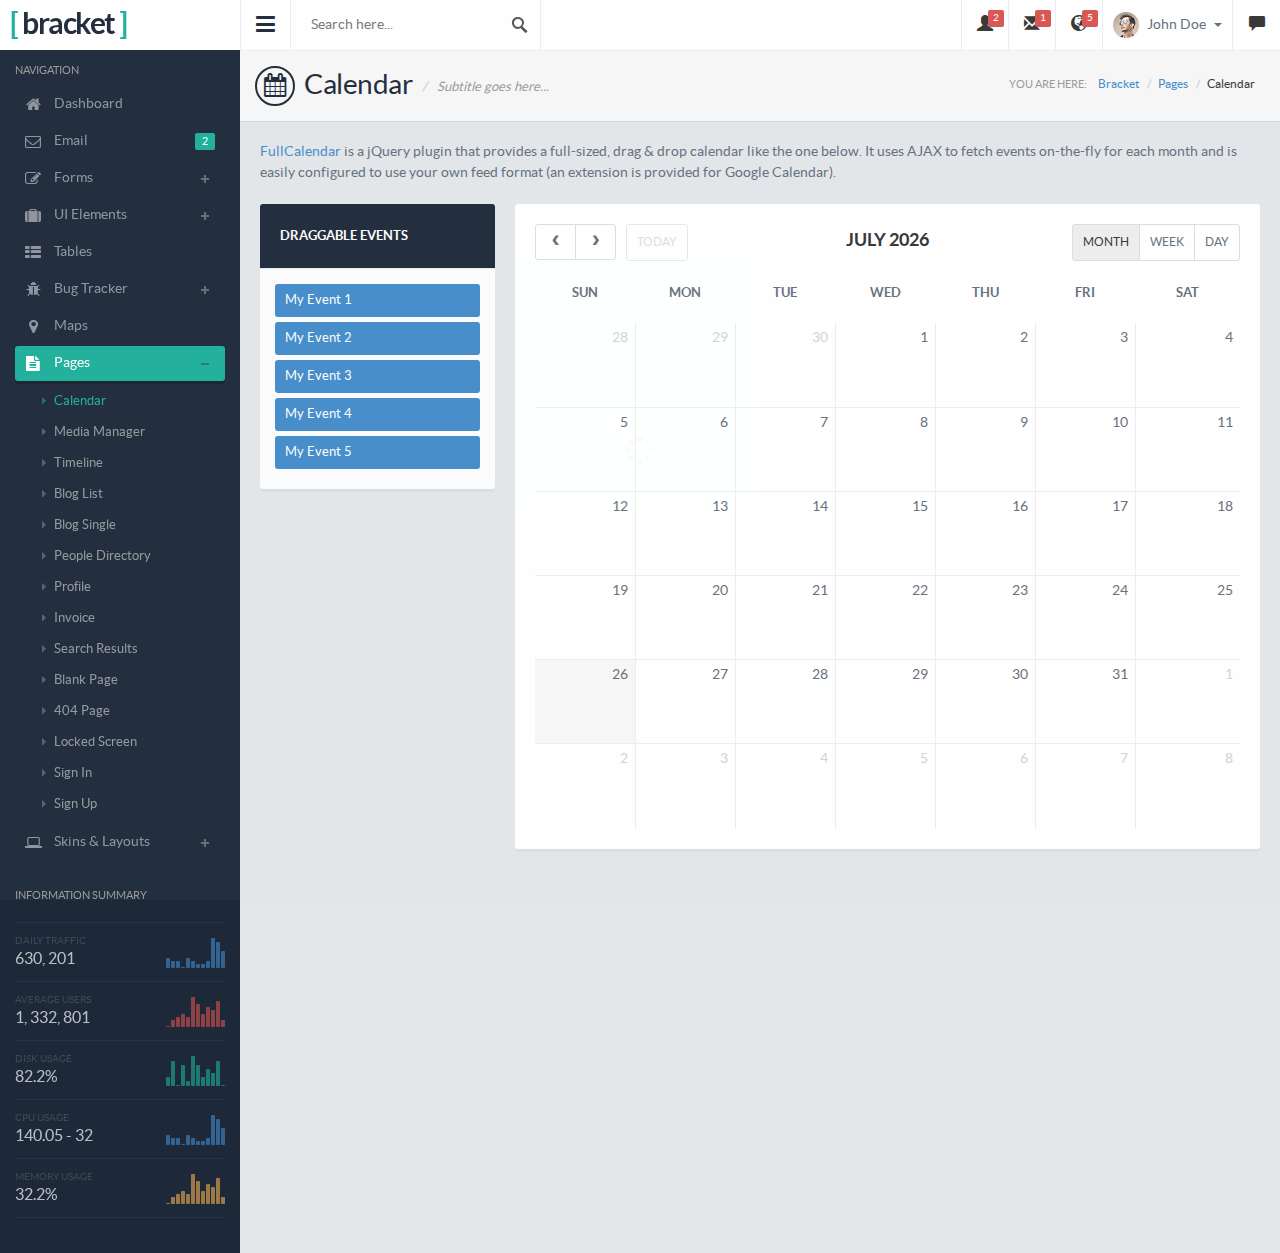
<file: 工作进度/1.网页/learn/calendar.html>
﻿<!DOCTYPE html>
<html lang="en">
<head>
  <meta charset="utf-8">
  <meta name="viewport" content="width=device-width, initial-scale=1.0, maximum-scale=1.0">
  <meta name="description" content="">
  <meta name="author" content="">
  <link rel="shortcut icon" href="images/favicon.png" type="image/png">

  <title>Bracket Responsive Bootstrap3 Admin</title>

  <link href="css/style.default.css" rel="stylesheet">
  <link href="css/fullcalendar.css" rel="stylesheet">

  <!-- HTML5 shim and Respond.js IE8 support of HTML5 elements and media queries -->
  <!--[if lt IE 9]>
  <script src="js/html5shiv.js"></script>
  <script src="js/respond.min.js"></script>
  <![endif]-->
</head>

<body>



<!-- Preloader -->
<div id="preloader">
    <div id="status"><i class="fa fa-spinner fa-spin"></i></div>
</div>


<section>
  
  <div class="leftpanel">
    
    <div class="logopanel">
        <h1><span>[</span> bracket <span>]</span></h1>
    </div><!-- logopanel -->
    
    <div class="leftpanelinner">
        
        <!-- This is only visible to small devices -->
        <div class="visible-xs hidden-sm hidden-md hidden-lg">   
            <div class="media userlogged">
                <img alt="" src="images/photos/loggeduser.png" class="media-object">
                <div class="media-body">
                    <h4>John Doe</h4>
                    <span>"Life is so..."</span>
                </div>
            </div>
          
            <h5 class="sidebartitle actitle">Account</h5>
            <ul class="nav nav-pills nav-stacked nav-bracket mb30">
              <li><a href="profile.html"><i class="fa fa-user"></i> <span>Profile</span></a></li>
              <li><a href=""><i class="fa fa-cog"></i> <span>Account Settings</span></a></li>
              <li><a href=""><i class="fa fa-question-circle"></i> <span>Help</span></a></li>
              <li><a href="signout.html"><i class="fa fa-sign-out"></i> <span>Sign Out</span></a></li>
            </ul>
        </div>
      
      <h5 class="sidebartitle">Navigation</h5>
      <ul class="nav nav-pills nav-stacked nav-bracket">
        <li><a href="index.html"><i class="fa fa-home"></i> <span>Dashboard</span></a></li>
        <li><a href="email.html"><span class="pull-right badge badge-success">2</span><i class="fa fa-envelope-o"></i> <span>Email</span></a></li>
        <li class="nav-parent"><a href=""><i class="fa fa-edit"></i> <span>Forms</span></a>
          <ul class="children">
            <li><a href="general-forms.html"><i class="fa fa-caret-right"></i> General Forms</a></li>
            <li><a href="form-layouts.html"><i class="fa fa-caret-right"></i> Form Layouts</a></li>
            <li><a href="form-validation.html"><i class="fa fa-caret-right"></i> Form Validation</a></li>
            <li><a href="form-wizards.html"><i class="fa fa-caret-right"></i> Form Wizards</a></li>
            <li><a href="wysiwyg.html"><i class="fa fa-caret-right"></i> Text Editor</a></li>
            <li><a href="code-editor.html"><i class="fa fa-caret-right"></i> Code Editor</a></li>
                                <li><a href="x-editable.html"><i class="fa fa-caret-right"></i> X-Editable</a></li>
          </ul>
        </li>
        <li class="nav-parent"><a href=""><i class="fa fa-suitcase"></i> <span>UI Elements</span></a>
          <ul class="children">
            <li><a href="buttons.html"><i class="fa fa-caret-right"></i> Buttons</a></li>
            <li><a href="icons.html"><span class="pull-right badge badge-danger">updated</span><i class="fa fa-caret-right"></i> Icons</a></li>
            <li><a href="typography.html"><i class="fa fa-caret-right"></i> Typography</a></li>
            <li><a href="alerts.html"><i class="fa fa-caret-right"></i> Alerts &amp; Notifications</a></li>
            <li><a href="modals.html"><i class="fa fa-caret-right"></i> Modals</a></li>
            <li><a href="tabs-accordions.html"><i class="fa fa-caret-right"></i> Tabs &amp; Accordions</a></li>
            <li><a href="sliders.html"><i class="fa fa-caret-right"></i> Sliders</a></li>
            <li><a href="graphs.html"><i class="fa fa-caret-right"></i> Graphs &amp; Charts</a></li>
            <li><a href="widgets.html"><i class="fa fa-caret-right"></i> Panels &amp; Widgets</a></li>
            <li><a href="extras.html"><i class="fa fa-caret-right"></i> Extras</a></li>
          </ul>
        </li>
        <li><a href="tables.html"><i class="fa fa-th-list"></i> <span>Tables</span></a></li>
        <li class="nav-parent"><a href=""><i class="fa fa-bug"></i> <span>Bug Tracker</span></a>
            <ul class="children">
                <li><a href="bug-tracker.html"><i class="fa fa-caret-right"></i> Summary</a></li>
                <li><a href="bug-issues.html"><i class="fa fa-caret-right"></i> Issues</a></li>
                <li><a href="view-issue.html"><i class="fa fa-caret-right"></i> View Issue</a></li>
            </ul>
        </li>
        <li><a href="maps.html"><i class="fa fa-map-marker"></i> <span>Maps</span></a></li>
        <li class="nav-parent nav-active active"><a href=""><i class="fa fa-file-text"></i> <span>Pages</span></a>
          <ul class="children" style="display: block">
            <li class="active"><a href="calendar.html"><i class="fa fa-caret-right"></i> Calendar</a></li>
            <li><a href="media-manager.html"><i class="fa fa-caret-right"></i> Media Manager</a></li>
            <li><a href="timeline.html"><i class="fa fa-caret-right"></i> Timeline</a></li>
            <li><a href="blog-list.html"><i class="fa fa-caret-right"></i> Blog List</a></li>
            <li><a href="blog-single.html"><i class="fa fa-caret-right"></i> Blog Single</a></li>
            <li><a href="people-directory.html"><i class="fa fa-caret-right"></i> People Directory</a></li>
            <li><a href="profile.html"><i class="fa fa-caret-right"></i> Profile</a></li>
            <li><a href="invoice.html"><i class="fa fa-caret-right"></i> Invoice</a></li>
            <li><a href="search-results.html"><i class="fa fa-caret-right"></i> Search Results</a></li>
            <li><a href="blank.html"><i class="fa fa-caret-right"></i> Blank Page</a></li>
            <li><a href="notfound.html"><i class="fa fa-caret-right"></i> 404 Page</a></li>
            <li><a href="locked.html"><i class="fa fa-caret-right"></i> Locked Screen</a></li>
            <li><a href="signin.html"><i class="fa fa-caret-right"></i> Sign In</a></li>
            <li><a href="signup.html"><i class="fa fa-caret-right"></i> Sign Up</a></li>
          </ul>
        </li>
        <li class="nav-parent"><a href="layouts.html"><i class="fa fa-laptop"></i> <span>Skins &amp; Layouts</span></a>
            <ul class="children">
                <li><a href="layouts.html"><i class="fa fa-caret-right"></i> General Layouts</a></li>
                <li><a href="horizontal-menu.html"><i class="fa fa-caret-right"></i> Top Menu</a></li>
                <li><a href="horizontal-menu2.html"><i class="fa fa-caret-right"></i> Top Menu w/ Sidebar</a></li>
                <li><a href="fixed-width.html"><i class="fa fa-caret-right"></i> Fixed Width Page</a></li>
                <li><a href="fixed-width2.html"><i class="fa fa-caret-right"></i> Fixed Width w/ Menu</a></li>
            </ul>
        </li>
      </ul>
      
      <div class="infosummary">
        <h5 class="sidebartitle">Information Summary</h5>    
        <ul>
            <li>
                <div class="datainfo">
                    <span class="text-muted">Daily Traffic</span>
                    <h4>630, 201</h4>
                </div>
                <div id="sidebar-chart" class="chart"></div>   
            </li>
            <li>
                <div class="datainfo">
                    <span class="text-muted">Average Users</span>
                    <h4>1, 332, 801</h4>
                </div>
                <div id="sidebar-chart2" class="chart"></div>   
            </li>
            <li>
                <div class="datainfo">
                    <span class="text-muted">Disk Usage</span>
                    <h4>82.2%</h4>
                </div>
                <div id="sidebar-chart3" class="chart"></div>   
            </li>
            <li>
                <div class="datainfo">
                    <span class="text-muted">CPU Usage</span>
                    <h4>140.05 - 32</h4>
                </div>
                <div id="sidebar-chart4" class="chart"></div>   
            </li>
            <li>
                <div class="datainfo">
                    <span class="text-muted">Memory Usage</span>
                    <h4>32.2%</h4>
                </div>
                <div id="sidebar-chart5" class="chart"></div>   
            </li>
        </ul>
      </div><!-- infosummary -->
      
    </div><!-- leftpanelinner -->
  </div><!-- leftpanel -->
  
  <div class="mainpanel">
    
    <div class="headerbar">
      
      <a class="menutoggle"><i class="fa fa-bars"></i></a>
      
      <form class="searchform" action="index.html" method="post">
        <input type="text" class="form-control" name="keyword" placeholder="Search here..." />
      </form>
      
      <div class="header-right">
        <ul class="headermenu">
          <li>
            <div class="btn-group">
              <button class="btn btn-default dropdown-toggle tp-icon" data-toggle="dropdown">
                <i class="glyphicon glyphicon-user"></i>
                <span class="badge">2</span>
              </button>
              <div class="dropdown-menu dropdown-menu-head pull-right">
                <h5 class="title">2 Newly Registered Users</h5>
                <ul class="dropdown-list user-list">
                  <li class="new">
                    <div class="thumb"><a href=""><img src="images/photos/user1.png" alt="" /></a></div>
                    <div class="desc">
                      <h5><a href="">Draniem Daamul (@draniem)</a> <span class="badge badge-success">new</span></h5>
                    </div>
                  </li>
                  <li class="new">
                    <div class="thumb"><a href=""><img src="images/photos/user2.png" alt="" /></a></div>
                    <div class="desc">
                      <h5><a href="">Zaham Sindilmaca (@zaham)</a> <span class="badge badge-success">new</span></h5>
                    </div>
                  </li>
                  <li>
                    <div class="thumb"><a href=""><img src="images/photos/user3.png" alt="" /></a></div>
                    <div class="desc">
                      <h5><a href="">Weno Carasbong (@wenocar)</a></h5>
                    </div>
                  </li>
                  <li>
                    <div class="thumb"><a href=""><img src="images/photos/user4.png" alt="" /></a></div>
                    <div class="desc">
                      <h5><a href="">Nusja Nawancali (@nusja)</a></h5>
                    </div>
                  </li>
                  <li>
                    <div class="thumb"><a href=""><img src="images/photos/user5.png" alt="" /></a></div>
                    <div class="desc">
                      <h5><a href="">Lane Kitmari (@lane_kitmare)</a></h5>
                    </div>
                  </li>
                  <li class="new"><a href="">See All Users</a></li>
                </ul>
              </div>
            </div>
          </li>
          <li>
            <div class="btn-group">
              <button class="btn btn-default dropdown-toggle tp-icon" data-toggle="dropdown">
                <i class="glyphicon glyphicon-envelope"></i>
                <span class="badge">1</span>
              </button>
              <div class="dropdown-menu dropdown-menu-head pull-right">
                <h5 class="title">You Have 1 New Message</h5>
                <ul class="dropdown-list gen-list">
                  <li class="new">
                    <a href="">
                    <span class="thumb"><img src="images/photos/user1.png" alt="" /></span>
                    <span class="desc">
                      <span class="name">Draniem Daamul <span class="badge badge-success">new</span></span>
                      <span class="msg">Lorem ipsum dolor sit amet...</span>
                    </span>
                    </a>
                  </li>
                  <li>
                    <a href="">
                    <span class="thumb"><img src="images/photos/user2.png" alt="" /></span>
                    <span class="desc">
                      <span class="name">Nusja Nawancali</span>
                      <span class="msg">Lorem ipsum dolor sit amet...</span>
                    </span>
                    </a>
                  </li>
                  <li>
                    <a href="">
                    <span class="thumb"><img src="images/photos/user3.png" alt="" /></span>
                    <span class="desc">
                      <span class="name">Weno Carasbong</span>
                      <span class="msg">Lorem ipsum dolor sit amet...</span>
                    </span>
                    </a>
                  </li>
                  <li>
                    <a href="">
                    <span class="thumb"><img src="images/photos/user4.png" alt="" /></span>
                    <span class="desc">
                      <span class="name">Zaham Sindilmaca</span>
                      <span class="msg">Lorem ipsum dolor sit amet...</span>
                    </span>
                    </a>
                  </li>
                  <li>
                    <a href="">
                    <span class="thumb"><img src="images/photos/user5.png" alt="" /></span>
                    <span class="desc">
                      <span class="name">Veno Leongal</span>
                      <span class="msg">Lorem ipsum dolor sit amet...</span>
                    </span>
                    </a>
                  </li>
                  <li class="new"><a href="">Read All Messages</a></li>
                </ul>
              </div>
            </div>
          </li>
          <li>
            <div class="btn-group">
              <button class="btn btn-default dropdown-toggle tp-icon" data-toggle="dropdown">
                <i class="glyphicon glyphicon-globe"></i>
                <span class="badge">5</span>
              </button>
              <div class="dropdown-menu dropdown-menu-head pull-right">
                <h5 class="title">You Have 5 New Notifications</h5>
                <ul class="dropdown-list gen-list">
                  <li class="new">
                    <a href="">
                    <span class="thumb"><img src="images/photos/user4.png" alt="" /></span>
                    <span class="desc">
                      <span class="name">Zaham Sindilmaca <span class="badge badge-success">new</span></span>
                      <span class="msg">is now following you</span>
                    </span>
                    </a>
                  </li>
                  <li class="new">
                    <a href="">
                    <span class="thumb"><img src="images/photos/user5.png" alt="" /></span>
                    <span class="desc">
                      <span class="name">Weno Carasbong <span class="badge badge-success">new</span></span>
                      <span class="msg">is now following you</span>
                    </span>
                    </a>
                  </li>
                  <li class="new">
                    <a href="">
                    <span class="thumb"><img src="images/photos/user3.png" alt="" /></span>
                    <span class="desc">
                      <span class="name">Veno Leongal <span class="badge badge-success">new</span></span>
                      <span class="msg">likes your recent status</span>
                    </span>
                    </a>
                  </li>
                  <li class="new">
                    <a href="">
                    <span class="thumb"><img src="images/photos/user3.png" alt="" /></span>
                    <span class="desc">
                      <span class="name">Nusja Nawancali <span class="badge badge-success">new</span></span>
                      <span class="msg">downloaded your work</span>
                    </span>
                    </a>
                  </li>
                  <li class="new">
                    <a href="">
                    <span class="thumb"><img src="images/photos/user3.png" alt="" /></span>
                    <span class="desc">
                      <span class="name">Nusja Nawancali <span class="badge badge-success">new</span></span>
                      <span class="msg">send you 2 messages</span>
                    </span>
                    </a>
                  </li>
                  <li class="new"><a href="">See All Notifications</a></li>
                </ul>
              </div>
            </div>
          </li>
          <li>
            <div class="btn-group">
              <button type="button" class="btn btn-default dropdown-toggle" data-toggle="dropdown">
                <img src="images/photos/loggeduser.png" alt="" />
                John Doe
                <span class="caret"></span>
              </button>
              <ul class="dropdown-menu dropdown-menu-usermenu pull-right">
                <li><a href="profile.html"><i class="glyphicon glyphicon-user"></i> My Profile</a></li>
                <li><a href="#"><i class="glyphicon glyphicon-cog"></i> Account Settings</a></li>
                <li><a href="#"><i class="glyphicon glyphicon-question-sign"></i> Help</a></li>
                <li><a href="signin.html"><i class="glyphicon glyphicon-log-out"></i> Log Out</a></li>
              </ul>
            </div>
          </li>
          <li>
            <button id="chatview" class="btn btn-default tp-icon chat-icon">
                <i class="glyphicon glyphicon-comment"></i>
            </button>
          </li>
        </ul>
      </div><!-- header-right -->
      
    </div><!-- headerbar -->
        
    <div class="pageheader">
      <h2><i class="fa fa-calendar"></i> Calendar <span>Subtitle goes here...</span></h2>
      <div class="breadcrumb-wrapper">
        <span class="label">You are here:</span>
        <ol class="breadcrumb">
          <li><a href="index.html">Bracket</a></li>
          <li><a href="calendar.html">Pages</a></li>
          <li class="active">Calendar</li>
        </ol>
      </div>
    </div>
    
    <div class="contentpanel">
      <p class="mb20"><a href="http://arshaw.com/fullcalendar/" target="_blank">FullCalendar</a> is a jQuery plugin that provides a full-sized, drag & drop calendar like the one below. It uses AJAX to fetch events on-the-fly for each month and is easily configured to use your own feed format (an extension is provided for Google Calendar).</p>
      <div class="row">
        <div class="col-md-3">
          <div class="panel panel-default panel-dark panel-alt">
            <div class="panel-heading">
              <h4 class="panel-title">Draggable Events</h4>
            </div>
            <div class="panel-body">
              <div id='external-events'>
                <div class='external-event'>My Event 1</div>
                <div class='external-event'>My Event 2</div>
                <div class='external-event'>My Event 3</div>
                <div class='external-event'>My Event 4</div>
                <div class='external-event'>My Event 5</div>
              </div>
            </div>
          </div>
        </div><!-- col-md-3 -->
        <div class="col-md-9">
          <div id="calendar"></div>
        </div><!-- col-md-9 -->
      </div>
    </div>
    
  </div><!-- mainpanel -->
  
  <div class="rightpanel">
    <!-- Nav tabs -->
    <ul class="nav nav-tabs nav-justified">
        <li class="active"><a href="#rp-alluser" data-toggle="tab"><i class="fa fa-users"></i></a></li>
        <li><a href="#rp-favorites" data-toggle="tab"><i class="fa fa-heart"></i></a></li>
        <li><a href="#rp-history" data-toggle="tab"><i class="fa fa-clock-o"></i></a></li>
        <li><a href="#rp-settings" data-toggle="tab"><i class="fa fa-gear"></i></a></li>
    </ul>
        
    <!-- Tab panes -->
    <div class="tab-content">
        <div class="tab-pane active" id="rp-alluser">
            <h5 class="sidebartitle">Online Users</h5>
            <ul class="chatuserlist">
                <li class="online">
                    <div class="media">
                        <a href="#" class="pull-left media-thumb">
                            <img alt="" src="images/photos/userprofile.png" class="media-object">
                        </a>
                        <div class="media-body">
                            <strong>Eileen Sideways</strong>
                            <small>Los Angeles, CA</small>
                        </div>
                    </div><!-- media -->
                </li>
                <li class="online">
                    <div class="media">
                        <a href="#" class="pull-left media-thumb">
                            <img alt="" src="images/photos/user1.png" class="media-object">
                        </a>
                        <div class="media-body">
                            <span class="pull-right badge badge-danger">2</span>
                            <strong>Zaham Sindilmaca</strong>
                            <small>San Francisco, CA</small>
                        </div>
                    </div><!-- media -->
                </li>
                <li class="online">
                    <div class="media">
                        <a href="#" class="pull-left media-thumb">
                            <img alt="" src="images/photos/user2.png" class="media-object">
                        </a>
                        <div class="media-body">
                            <strong>Nusja Nawancali</strong>
                            <small>Bangkok, Thailand</small>
                        </div>
                    </div><!-- media -->
                </li>
                <li class="online">
                    <div class="media">
                        <a href="#" class="pull-left media-thumb">
                            <img alt="" src="images/photos/user3.png" class="media-object">
                        </a>
                        <div class="media-body">
                            <strong>Renov Leongal</strong>
                            <small>Cebu City, Philippines</small>
                        </div>
                    </div><!-- media -->
                </li>
                <li class="online">
                    <div class="media">
                        <a href="#" class="pull-left media-thumb">
                            <img alt="" src="images/photos/user4.png" class="media-object">
                        </a>
                        <div class="media-body">
                            <strong>Weno Carasbong</strong>
                            <small>Tokyo, Japan</small>
                        </div>
                    </div><!-- media -->
                </li>
            </ul>
            
            <div class="mb30"></div>
            
            <h5 class="sidebartitle">Offline Users</h5>
            <ul class="chatuserlist">
                <li>
                    <div class="media">
                        <a href="#" class="pull-left media-thumb">
                            <img alt="" src="images/photos/user5.png" class="media-object">
                        </a>
                        <div class="media-body">
                            <strong>Eileen Sideways</strong>
                            <small>Los Angeles, CA</small>
                        </div>
                    </div><!-- media -->
                </li>
                <li>
                    <div class="media">
                        <a href="#" class="pull-left media-thumb">
                            <img alt="" src="images/photos/user2.png" class="media-object">
                        </a>
                        <div class="media-body">
                            <strong>Zaham Sindilmaca</strong>
                            <small>San Francisco, CA</small>
                        </div>
                    </div><!-- media -->
                </li>
                <li>
                    <div class="media">
                        <a href="#" class="pull-left media-thumb">
                            <img alt="" src="images/photos/user3.png" class="media-object">
                        </a>
                        <div class="media-body">
                            <strong>Nusja Nawancali</strong>
                            <small>Bangkok, Thailand</small>
                        </div>
                    </div><!-- media -->
                </li>
                <li>
                    <div class="media">
                        <a href="#" class="pull-left media-thumb">
                            <img alt="" src="images/photos/user4.png" class="media-object">
                        </a>
                        <div class="media-body">
                            <strong>Renov Leongal</strong>
                            <small>Cebu City, Philippines</small>
                        </div>
                    </div><!-- media -->
                </li>
                <li>
                    <div class="media">
                        <a href="#" class="pull-left media-thumb">
                            <img alt="" src="images/photos/user5.png" class="media-object">
                        </a>
                        <div class="media-body">
                            <strong>Weno Carasbong</strong>
                            <small>Tokyo, Japan</small>
                        </div>
                    </div><!-- media -->
                </li>
                <li>
                    <div class="media">
                        <a href="#" class="pull-left media-thumb">
                            <img alt="" src="images/photos/user4.png" class="media-object">
                        </a>
                        <div class="media-body">
                            <strong>Renov Leongal</strong>
                            <small>Cebu City, Philippines</small>
                        </div>
                    </div><!-- media -->
                </li>
                <li>
                    <div class="media">
                        <a href="#" class="pull-left media-thumb">
                            <img alt="" src="images/photos/user5.png" class="media-object">
                        </a>
                        <div class="media-body">
                            <strong>Weno Carasbong</strong>
                            <small>Tokyo, Japan</small>
                        </div>
                    </div><!-- media -->
                </li>
            </ul>
        </div>
        <div class="tab-pane" id="rp-favorites">
            <h5 class="sidebartitle">Favorites</h5>
            <ul class="chatuserlist">
                <li class="online">
                    <div class="media">
                        <a href="#" class="pull-left media-thumb">
                            <img alt="" src="images/photos/user2.png" class="media-object">
                        </a>
                        <div class="media-body">
                            <strong>Eileen Sideways</strong>
                            <small>Los Angeles, CA</small>
                        </div>
                    </div><!-- media -->
                </li>
                <li>
                    <div class="media">
                        <a href="#" class="pull-left media-thumb">
                            <img alt="" src="images/photos/user1.png" class="media-object">
                        </a>
                        <div class="media-body">
                            <strong>Zaham Sindilmaca</strong>
                            <small>San Francisco, CA</small>
                        </div>
                    </div><!-- media -->
                </li>
                <li>
                    <div class="media">
                        <a href="#" class="pull-left media-thumb">
                            <img alt="" src="images/photos/user3.png" class="media-object">
                        </a>
                        <div class="media-body">
                            <strong>Nusja Nawancali</strong>
                            <small>Bangkok, Thailand</small>
                        </div>
                    </div><!-- media -->
                </li>
                <li class="online">
                    <div class="media">
                        <a href="#" class="pull-left media-thumb">
                            <img alt="" src="images/photos/user4.png" class="media-object">
                        </a>
                        <div class="media-body">
                            <strong>Renov Leongal</strong>
                            <small>Cebu City, Philippines</small>
                        </div>
                    </div><!-- media -->
                </li>
                <li class="online">
                    <div class="media">
                        <a href="#" class="pull-left media-thumb">
                            <img alt="" src="images/photos/user5.png" class="media-object">
                        </a>
                        <div class="media-body">
                            <strong>Weno Carasbong</strong>
                            <small>Tokyo, Japan</small>
                        </div>
                    </div><!-- media -->
                </li>
            </ul>
        </div>
        <div class="tab-pane" id="rp-history">
            <h5 class="sidebartitle">History</h5>
            <ul class="chatuserlist">
                <li class="online">
                    <div class="media">
                        <a href="#" class="pull-left media-thumb">
                            <img alt="" src="images/photos/user4.png" class="media-object">
                        </a>
                        <div class="media-body">
                            <strong>Eileen Sideways</strong>
                            <small>Hi hello, ctc?... would you mind if I go to your...</small>
                        </div>
                    </div><!-- media -->
                </li>
                <li>
                    <div class="media">
                        <a href="#" class="pull-left media-thumb">
                            <img alt="" src="images/photos/user2.png" class="media-object">
                        </a>
                        <div class="media-body">
                            <strong>Zaham Sindilmaca</strong>
                            <small>This is to inform you that your product that we...</small>
                        </div>
                    </div><!-- media -->
                </li>
                <li>
                    <div class="media">
                        <a href="#" class="pull-left media-thumb">
                            <img alt="" src="images/photos/user3.png" class="media-object">
                        </a>
                        <div class="media-body">
                            <strong>Nusja Nawancali</strong>
                            <small>Are you willing to have a long term relat...</small>
                        </div>
                    </div><!-- media -->
                </li>
            </ul>
        </div>
        <div class="tab-pane pane-settings" id="rp-settings">
            
            <h5 class="sidebartitle mb20">Settings</h5>
            <div class="form-group">
                <label class="col-xs-8 control-label">Show Offline Users</label>
                <div class="col-xs-4 control-label">
                    <div class="toggle toggle-success"></div>
                </div>
            </div>
            
            <div class="form-group">
                <label class="col-xs-8 control-label">Enable History</label>
                <div class="col-xs-4 control-label">
                    <div class="toggle toggle-success"></div>
                </div>
            </div>
            
            <div class="form-group">
                <label class="col-xs-8 control-label">Show Full Name</label>
                <div class="col-xs-4 control-label">
                    <div class="toggle-chat1 toggle-success"></div>
                </div>
            </div>
            
            <div class="form-group">
                <label class="col-xs-8 control-label">Show Location</label>
                <div class="col-xs-4 control-label">
                    <div class="toggle toggle-success"></div>
                </div>
            </div>
            
        </div><!-- tab-pane -->
        
    </div><!-- tab-content -->
  </div><!-- rightpanel -->
  
</section>


<script src="js/jquery-1.11.1.min.js"></script>
<script src="js/jquery-migrate-1.2.1.min.js"></script>
<script src="js/bootstrap.min.js"></script>
<script src="js/modernizr.min.js"></script>
<script src="js/jquery.sparkline.min.js"></script>
<script src="js/toggles.min.js"></script>
<script src="js/retina.min.js"></script>
<script src="js/jquery.cookies.js"></script>


<script src="js/jquery-ui-1.10.3.min.js"></script>
<script src="js/fullcalendar.min.js"></script>
<script src="js/jquery.ui.touch-punch.min.js"></script>

<script src="js/custom.js"></script>
<script>

  jQuery(document).ready(function() {
    
    "use strict";
	
	
		/* initialize the external events
		-----------------------------------------------------------------*/
	
		jQuery('#external-events div.external-event').each(function() {
		
			// create an Event Object (http://arshaw.com/fullcalendar/docs/event_data/Event_Object/)
			// it doesn't need to have a start or end
			var eventObject = {
				title: $.trim($(this).text()) // use the element's text as the event title
			};
			
			// store the Event Object in the DOM element so we can get to it later
			jQuery(this).data('eventObject', eventObject);
			
			// make the event draggable using jQuery UI
			jQuery(this).draggable({
				zIndex: 999,
				revert: true,      // will cause the event to go back to its
				revertDuration: 0  //  original position after the drag
			});
			
		});
	
	
		/* initialize the calendar
		-----------------------------------------------------------------*/
		
		jQuery('#calendar').fullCalendar({
			header: {
				left: 'prev,next today',
				center: 'title',
				right: 'month,agendaWeek,agendaDay'
			},
			editable: true,
			droppable: true, // this allows things to be dropped onto the calendar !!!
			drop: function(date, allDay) { // this function is called when something is dropped
			
				// retrieve the dropped element's stored Event Object
				var originalEventObject = jQuery(this).data('eventObject');
				
				// we need to copy it, so that multiple events don't have a reference to the same object
				var copiedEventObject = $.extend({}, originalEventObject);
				
				// assign it the date that was reported
				copiedEventObject.start = date;
				copiedEventObject.allDay = allDay;
				
				// render the event on the calendar
				// the last `true` argument determines if the event "sticks" (http://arshaw.com/fullcalendar/docs/event_rendering/renderEvent/)
				jQuery('#calendar').fullCalendar('renderEvent', copiedEventObject, true);
				
				// is the "remove after drop" checkbox checked?
				if (jQuery('#drop-remove').is(':checked')) {
					// if so, remove the element from the "Draggable Events" list
					jQuery(this).remove();
				}
				
			}
		});
        
		
	});

</script>

</body>
</html>
</file>
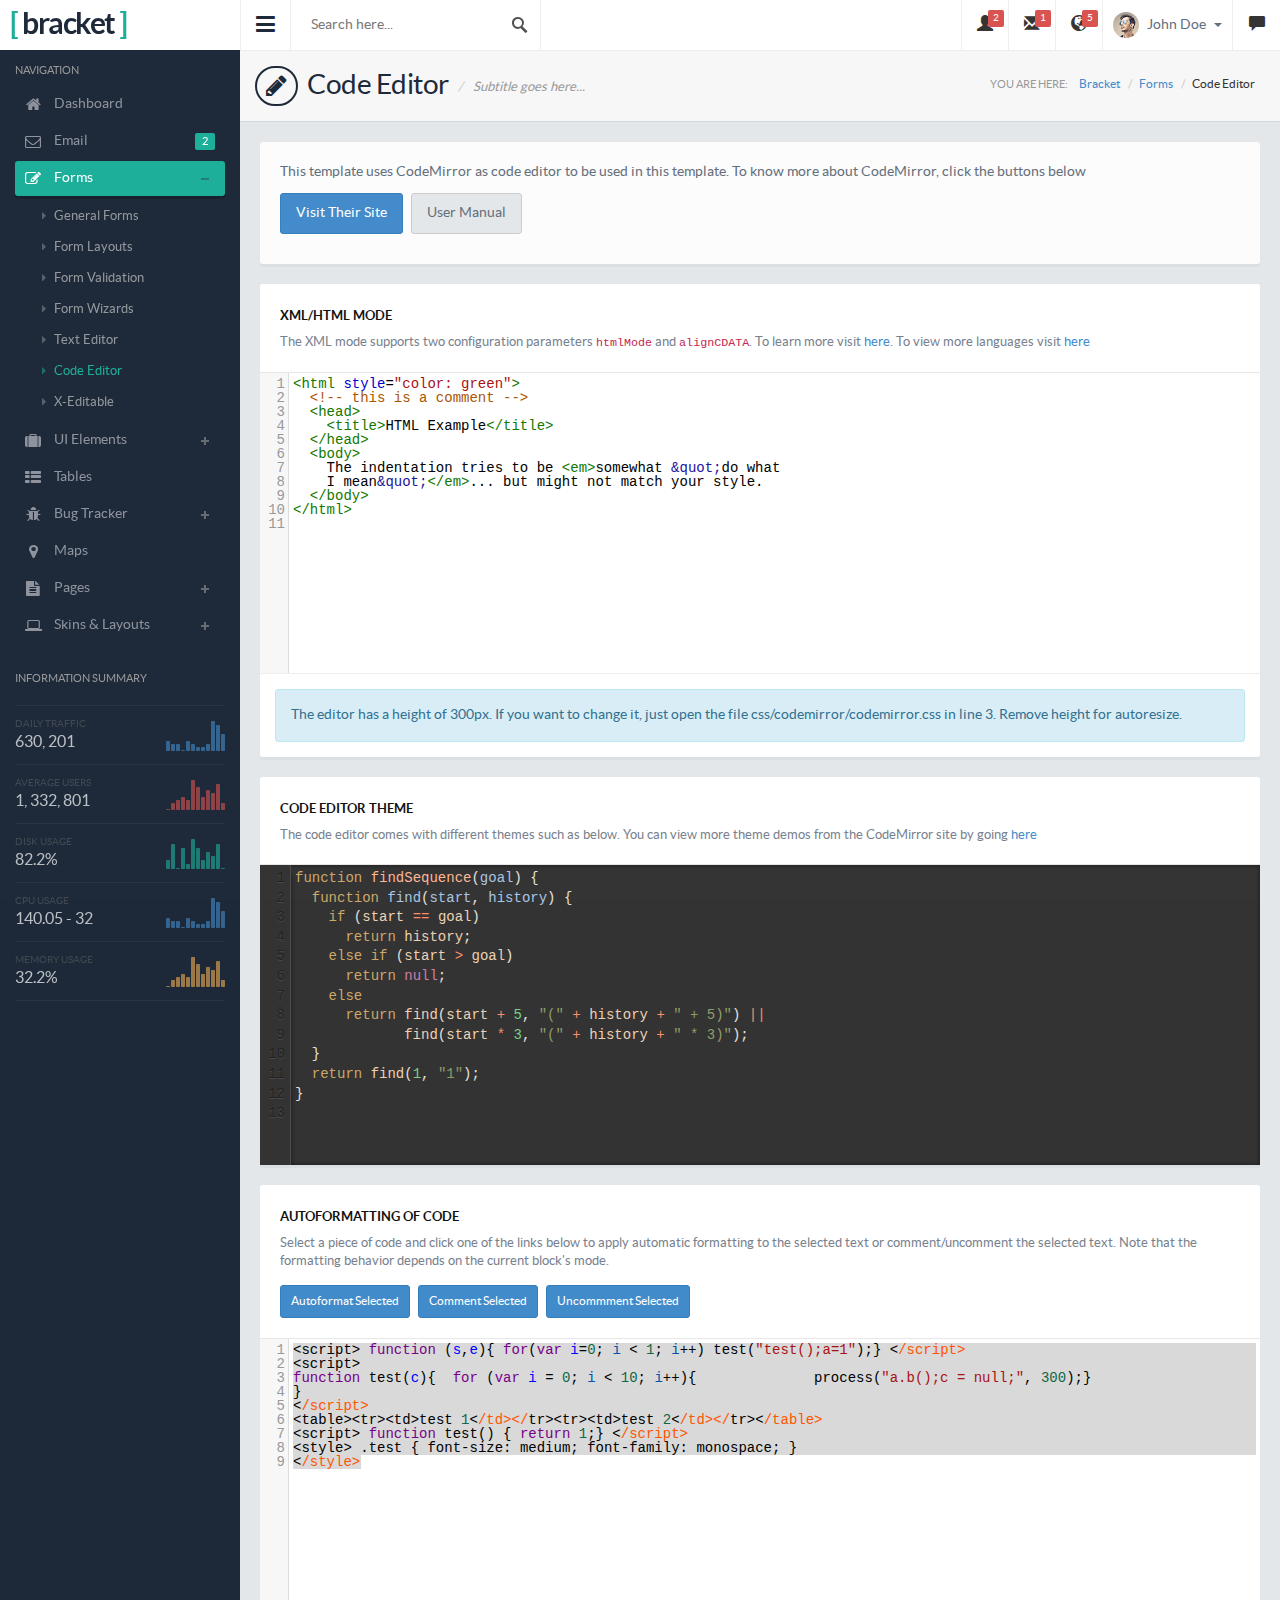
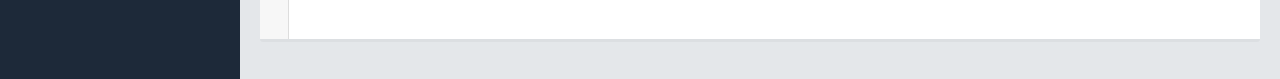
<file: 工作进度/1.网页/learn/code-editor.html>
﻿<!DOCTYPE html>
<html lang="en">
<head>
  <meta charset="utf-8">
  <meta name="viewport" content="width=device-width, initial-scale=1.0, maximum-scale=1.0">
  <meta name="description" content="">
  <meta name="author" content="">
  <link rel="shortcut icon" href="images/favicon.png" type="image/png">

  <title>Bracket Responsive Bootstrap3 Admin</title>

  <link href="css/style.default.css" rel="stylesheet">
  <link rel="stylesheet" href="css/codemirror/codemirror.css" />
  <link rel="stylesheet" href="css/codemirror/theme/ambiance.css">

  <!-- HTML5 shim and Respond.js IE8 support of HTML5 elements and media queries -->
  <!--[if lt IE 9]>
  <script src="js/html5shiv.js"></script>
  <script src="js/respond.min.js"></script>
  <![endif]-->
  
</head>

<body>



<!-- Preloader -->
<div id="preloader">
    <div id="status"><i class="fa fa-spinner fa-spin"></i></div>
</div>


<section>
  
  <div class="leftpanel">
    
    <div class="logopanel">
        <h1><span>[</span> bracket <span>]</span></h1>
    </div><!-- logopanel -->
    
    <div class="leftpanelinner">
        
        <!-- This is only visible to small devices -->
        <div class="visible-xs hidden-sm hidden-md hidden-lg">   
            <div class="media userlogged">
                <img alt="" src="images/photos/loggeduser.png" class="media-object">
                <div class="media-body">
                    <h4>John Doe</h4>
                    <span>"Life is so..."</span>
                </div>
            </div>
          
            <h5 class="sidebartitle actitle">Account</h5>
            <ul class="nav nav-pills nav-stacked nav-bracket mb30">
              <li><a href="profile.html"><i class="fa fa-user"></i> <span>Profile</span></a></li>
              <li><a href=""><i class="fa fa-cog"></i> <span>Account Settings</span></a></li>
              <li><a href=""><i class="fa fa-question-circle"></i> <span>Help</span></a></li>
              <li><a href="signout.html"><i class="fa fa-sign-out"></i> <span>Sign Out</span></a></li>
            </ul>
        </div>
      
      <h5 class="sidebartitle">Navigation</h5>
      <ul class="nav nav-pills nav-stacked nav-bracket">
        <li><a href="index.html"><i class="fa fa-home"></i> <span>Dashboard</span></a></li>
        <li><a href="email.html"><span class="pull-right badge badge-success">2</span><i class="fa fa-envelope-o"></i> <span>Email</span></a></li>
        <li class="nav-parent nav-active active"><a href=""><i class="fa fa-edit"></i> <span>Forms</span></a>
          <ul class="children" style="display: block">
            <li><a href="general-forms.html"><i class="fa fa-caret-right"></i> General Forms</a></li>
            <li><a href="form-layouts.html"><i class="fa fa-caret-right"></i> Form Layouts</a></li>
            <li><a href="form-validation.html"><i class="fa fa-caret-right"></i> Form Validation</a></li>
            <li><a href="form-wizards.html"><i class="fa fa-caret-right"></i> Form Wizards</a></li>
            <li><a href="wysiwyg.html"><i class="fa fa-caret-right"></i> Text Editor</a></li>
            <li class="active"><a href="code-editor.html"><i class="fa fa-caret-right"></i> Code Editor</a></li>
            <li><a href="x-editable.html"><i class="fa fa-caret-right"></i> X-Editable</a></li>
          </ul>
        </li>
        <li class="nav-parent"><a href=""><i class="fa fa-suitcase"></i> <span>UI Elements</span></a>
          <ul class="children">
            <li><a href="buttons.html"><i class="fa fa-caret-right"></i> Buttons</a></li>
            <li><a href="icons.html"><span class="pull-right badge badge-danger">updated</span><i class="fa fa-caret-right"></i> Icons</a></li>
            <li><a href="typography.html"><i class="fa fa-caret-right"></i> Typography</a></li>
            <li><a href="alerts.html"><i class="fa fa-caret-right"></i> Alerts &amp; Notifications</a></li>
            <li><a href="modals.html"><i class="fa fa-caret-right"></i> Modals</a></li>
            <li><a href="tabs-accordions.html"><i class="fa fa-caret-right"></i> Tabs &amp; Accordions</a></li>
            <li><a href="sliders.html"><i class="fa fa-caret-right"></i> Sliders</a></li>
            <li><a href="graphs.html"><i class="fa fa-caret-right"></i> Graphs &amp; Charts</a></li>
            <li><a href="widgets.html"><i class="fa fa-caret-right"></i> Panels &amp; Widgets</a></li>
            <li><a href="extras.html"><i class="fa fa-caret-right"></i> Extras</a></li>
          </ul>
        </li>
        <li><a href="tables.html"><i class="fa fa-th-list"></i> <span>Tables</span></a></li>
        <li class="nav-parent"><a href=""><i class="fa fa-bug"></i> <span>Bug Tracker</span></a>
            <ul class="children">
                <li><a href="bug-tracker.html"><i class="fa fa-caret-right"></i> Summary</a></li>
                <li><a href="bug-issues.html"><i class="fa fa-caret-right"></i> Issues</a></li>
                <li><a href="view-issue.html"><i class="fa fa-caret-right"></i> View Issue</a></li>
            </ul>
        </li>
        <li><a href="maps.html"><i class="fa fa-map-marker"></i> <span>Maps</span></a></li>
        <li class="nav-parent"><a href=""><i class="fa fa-file-text"></i> <span>Pages</span></a>
          <ul class="children">
            <li><a href="calendar.html"><i class="fa fa-caret-right"></i> Calendar</a></li>
            <li><a href="media-manager.html"><i class="fa fa-caret-right"></i> Media Manager</a></li>
            <li><a href="timeline.html"><i class="fa fa-caret-right"></i> Timeline</a></li>
            <li><a href="blog-list.html"><i class="fa fa-caret-right"></i> Blog List</a></li>
            <li><a href="blog-single.html"><i class="fa fa-caret-right"></i> Blog Single</a></li>
            <li><a href="people-directory.html"><i class="fa fa-caret-right"></i> People Directory</a></li>
            <li><a href="profile.html"><i class="fa fa-caret-right"></i> Profile</a></li>
            <li><a href="invoice.html"><i class="fa fa-caret-right"></i> Invoice</a></li>
            <li><a href="search-results.html"><i class="fa fa-caret-right"></i> Search Results</a></li>
            <li><a href="blank.html"><i class="fa fa-caret-right"></i> Blank Page</a></li>
            <li><a href="notfound.html"><i class="fa fa-caret-right"></i> 404 Page</a></li>
            <li><a href="locked.html"><i class="fa fa-caret-right"></i> Locked Screen</a></li>
            <li><a href="signin.html"><i class="fa fa-caret-right"></i> Sign In</a></li>
            <li><a href="signup.html"><i class="fa fa-caret-right"></i> Sign Up</a></li>
          </ul>
        </li>
        <li class="nav-parent"><a href="layouts.html"><i class="fa fa-laptop"></i> <span>Skins &amp; Layouts</span></a>
            <ul class="children">
                <li><a href="layouts.html"><i class="fa fa-caret-right"></i> General Layouts</a></li>
                <li><a href="horizontal-menu.html"><i class="fa fa-caret-right"></i> Top Menu</a></li>
                <li><a href="horizontal-menu2.html"><i class="fa fa-caret-right"></i> Top Menu w/ Sidebar</a></li>
                <li><a href="fixed-width.html"><i class="fa fa-caret-right"></i> Fixed Width Page</a></li>
                <li><a href="fixed-width2.html"><i class="fa fa-caret-right"></i> Fixed Width w/ Menu</a></li>
            </ul>
        </li>
      </ul>
      
      <div class="infosummary">
        <h5 class="sidebartitle">Information Summary</h5>    
        <ul>
            <li>
                <div class="datainfo">
                    <span class="text-muted">Daily Traffic</span>
                    <h4>630, 201</h4>
                </div>
                <div id="sidebar-chart" class="chart"></div>   
            </li>
            <li>
                <div class="datainfo">
                    <span class="text-muted">Average Users</span>
                    <h4>1, 332, 801</h4>
                </div>
                <div id="sidebar-chart2" class="chart"></div>   
            </li>
            <li>
                <div class="datainfo">
                    <span class="text-muted">Disk Usage</span>
                    <h4>82.2%</h4>
                </div>
                <div id="sidebar-chart3" class="chart"></div>   
            </li>
            <li>
                <div class="datainfo">
                    <span class="text-muted">CPU Usage</span>
                    <h4>140.05 - 32</h4>
                </div>
                <div id="sidebar-chart4" class="chart"></div>   
            </li>
            <li>
                <div class="datainfo">
                    <span class="text-muted">Memory Usage</span>
                    <h4>32.2%</h4>
                </div>
                <div id="sidebar-chart5" class="chart"></div>   
            </li>
        </ul>
      </div><!-- infosummary -->
      
    </div><!-- leftpanelinner -->
  </div><!-- leftpanel -->
  
  <div class="mainpanel">
    
    <div class="headerbar">
      
      <a class="menutoggle"><i class="fa fa-bars"></i></a>
      
      <form class="searchform" action="index.html" method="post">
        <input type="text" class="form-control" name="keyword" placeholder="Search here..." />
      </form>
      
      <div class="header-right">
        <ul class="headermenu">
          <li>
            <div class="btn-group">
              <button class="btn btn-default dropdown-toggle tp-icon" data-toggle="dropdown">
                <i class="glyphicon glyphicon-user"></i>
                <span class="badge">2</span>
              </button>
              <div class="dropdown-menu dropdown-menu-head pull-right">
                <h5 class="title">2 Newly Registered Users</h5>
                <ul class="dropdown-list user-list">
                  <li class="new">
                    <div class="thumb"><a href=""><img src="images/photos/user1.png" alt="" /></a></div>
                    <div class="desc">
                      <h5><a href="">Draniem Daamul (@draniem)</a> <span class="badge badge-success">new</span></h5>
                    </div>
                  </li>
                  <li class="new">
                    <div class="thumb"><a href=""><img src="images/photos/user2.png" alt="" /></a></div>
                    <div class="desc">
                      <h5><a href="">Zaham Sindilmaca (@zaham)</a> <span class="badge badge-success">new</span></h5>
                    </div>
                  </li>
                  <li>
                    <div class="thumb"><a href=""><img src="images/photos/user3.png" alt="" /></a></div>
                    <div class="desc">
                      <h5><a href="">Weno Carasbong (@wenocar)</a></h5>
                    </div>
                  </li>
                  <li>
                    <div class="thumb"><a href=""><img src="images/photos/user4.png" alt="" /></a></div>
                    <div class="desc">
                      <h5><a href="">Nusja Nawancali (@nusja)</a></h5>
                    </div>
                  </li>
                  <li>
                    <div class="thumb"><a href=""><img src="images/photos/user5.png" alt="" /></a></div>
                    <div class="desc">
                      <h5><a href="">Lane Kitmari (@lane_kitmare)</a></h5>
                    </div>
                  </li>
                  <li class="new"><a href="">See All Users</a></li>
                </ul>
              </div>
            </div>
          </li>
          <li>
            <div class="btn-group">
              <button class="btn btn-default dropdown-toggle tp-icon" data-toggle="dropdown">
                <i class="glyphicon glyphicon-envelope"></i>
                <span class="badge">1</span>
              </button>
              <div class="dropdown-menu dropdown-menu-head pull-right">
                <h5 class="title">You Have 1 New Message</h5>
                <ul class="dropdown-list gen-list">
                  <li class="new">
                    <a href="">
                    <span class="thumb"><img src="images/photos/user1.png" alt="" /></span>
                    <span class="desc">
                      <span class="name">Draniem Daamul <span class="badge badge-success">new</span></span>
                      <span class="msg">Lorem ipsum dolor sit amet...</span>
                    </span>
                    </a>
                  </li>
                  <li>
                    <a href="">
                    <span class="thumb"><img src="images/photos/user2.png" alt="" /></span>
                    <span class="desc">
                      <span class="name">Nusja Nawancali</span>
                      <span class="msg">Lorem ipsum dolor sit amet...</span>
                    </span>
                    </a>
                  </li>
                  <li>
                    <a href="">
                    <span class="thumb"><img src="images/photos/user3.png" alt="" /></span>
                    <span class="desc">
                      <span class="name">Weno Carasbong</span>
                      <span class="msg">Lorem ipsum dolor sit amet...</span>
                    </span>
                    </a>
                  </li>
                  <li>
                    <a href="">
                    <span class="thumb"><img src="images/photos/user4.png" alt="" /></span>
                    <span class="desc">
                      <span class="name">Zaham Sindilmaca</span>
                      <span class="msg">Lorem ipsum dolor sit amet...</span>
                    </span>
                    </a>
                  </li>
                  <li>
                    <a href="">
                    <span class="thumb"><img src="images/photos/user5.png" alt="" /></span>
                    <span class="desc">
                      <span class="name">Veno Leongal</span>
                      <span class="msg">Lorem ipsum dolor sit amet...</span>
                    </span>
                    </a>
                  </li>
                  <li class="new"><a href="">Read All Messages</a></li>
                </ul>
              </div>
            </div>
          </li>
          <li>
            <div class="btn-group">
              <button class="btn btn-default dropdown-toggle tp-icon" data-toggle="dropdown">
                <i class="glyphicon glyphicon-globe"></i>
                <span class="badge">5</span>
              </button>
              <div class="dropdown-menu dropdown-menu-head pull-right">
                <h5 class="title">You Have 5 New Notifications</h5>
                <ul class="dropdown-list gen-list">
                  <li class="new">
                    <a href="">
                    <span class="thumb"><img src="images/photos/user4.png" alt="" /></span>
                    <span class="desc">
                      <span class="name">Zaham Sindilmaca <span class="badge badge-success">new</span></span>
                      <span class="msg">is now following you</span>
                    </span>
                    </a>
                  </li>
                  <li class="new">
                    <a href="">
                    <span class="thumb"><img src="images/photos/user5.png" alt="" /></span>
                    <span class="desc">
                      <span class="name">Weno Carasbong <span class="badge badge-success">new</span></span>
                      <span class="msg">is now following you</span>
                    </span>
                    </a>
                  </li>
                  <li class="new">
                    <a href="">
                    <span class="thumb"><img src="images/photos/user3.png" alt="" /></span>
                    <span class="desc">
                      <span class="name">Veno Leongal <span class="badge badge-success">new</span></span>
                      <span class="msg">likes your recent status</span>
                    </span>
                    </a>
                  </li>
                  <li class="new">
                    <a href="">
                    <span class="thumb"><img src="images/photos/user3.png" alt="" /></span>
                    <span class="desc">
                      <span class="name">Nusja Nawancali <span class="badge badge-success">new</span></span>
                      <span class="msg">downloaded your work</span>
                    </span>
                    </a>
                  </li>
                  <li class="new">
                    <a href="">
                    <span class="thumb"><img src="images/photos/user3.png" alt="" /></span>
                    <span class="desc">
                      <span class="name">Nusja Nawancali <span class="badge badge-success">new</span></span>
                      <span class="msg">send you 2 messages</span>
                    </span>
                    </a>
                  </li>
                  <li class="new"><a href="">See All Notifications</a></li>
                </ul>
              </div>
            </div>
          </li>
          <li>
            <div class="btn-group">
              <button type="button" class="btn btn-default dropdown-toggle" data-toggle="dropdown">
                <img src="images/photos/loggeduser.png" alt="" />
                John Doe
                <span class="caret"></span>
              </button>
              <ul class="dropdown-menu dropdown-menu-usermenu pull-right">
                <li><a href="profile.html"><i class="glyphicon glyphicon-user"></i> My Profile</a></li>
                <li><a href="#"><i class="glyphicon glyphicon-cog"></i> Account Settings</a></li>
                <li><a href="#"><i class="glyphicon glyphicon-question-sign"></i> Help</a></li>
                <li><a href="signin.html"><i class="glyphicon glyphicon-log-out"></i> Log Out</a></li>
              </ul>
            </div>
          </li>
          <li>
            <button id="chatview" class="btn btn-default tp-icon chat-icon">
                <i class="glyphicon glyphicon-comment"></i>
            </button>
          </li>
        </ul>
      </div><!-- header-right -->
      
    </div><!-- headerbar -->
        
    <div class="pageheader">
      <h2><i class="fa fa-pencil"></i> Code Editor <span>Subtitle goes here...</span></h2>
      <div class="breadcrumb-wrapper">
        <span class="label">You are here:</span>
        <ol class="breadcrumb">
          <li><a href="index.html">Bracket</a></li>
          <li><a href="general-forms.html">Forms</a></li>
          <li class="active">Code Editor</li>
        </ol>
      </div>
    </div>
    
    <div class="contentpanel">
        
        <div class="panel panel-default">
            <div class="panel-body">
                <p>This template uses CodeMirror as code editor to be used in this template. To know more about CodeMirror, click the buttons below</p>
                <p><a href="http://codemirror.net/" class="btn btn-primary mr5" target=_blank">Visit Their Site</a> <a class="btn btn-default" target="_blank" href="http://codemirror.net/doc/manual.html">User Manual</a></p>
            </div>
        </div>
      
        <div class="panel panel-default panel-alt">
            <div class="panel-heading">
                <h4 class="panel-title">XML/HTML Mode</h4>
                <p>The XML mode supports two configuration parameters <code>htmlMode</code> and <code>alignCDATA</code>. To learn more visit <a target="_blank" href="http://codemirror.net/mode/xml/index.html">here</a>. To view more languages visit <a href="http://codemirror.net/mode/index.html" target="_blank">here</a></p>
            </div><!-- panel-heading -->
            <div class="panel-body nopadding">
                <textarea id="code" name="code">
&lt;html style="color: green"&gt;
  &lt;!-- this is a comment --&gt;
  &lt;head&gt;
    &lt;title&gt;HTML Example&lt;/title&gt;
  &lt;/head&gt;
  &lt;body&gt;
    The indentation tries to be &lt;em&gt;somewhat &amp;quot;do what
    I mean&amp;quot;&lt;/em&gt;... but might not match your style.
  &lt;/body&gt;
&lt;/html&gt;
</textarea>    
            </div><!-- panel-body -->
            <div class="panel-footer">
                <div class="alert alert-info nomargin">
                    <p>The editor has a height of 300px. If you want to change it, just open the file css/codemirror/codemirror.css in line 3. Remove height for autoresize.</p>
                </div>
            </div>
        </div><!-- panel -->
        
        <div class="panel panel-default panel-alt">
            <div class="panel-heading">
                <h4 class="panel-title">Code Editor Theme</h4>
                <p>The code editor comes with different themes such as below. You can view more theme demos from the CodeMirror site by going <a href="http://codemirror.net/demo/theme.html" target="_blank">here</a></p>
            </div><!-- panel-heading -->
            <div class="panel-body nopadding">
                <textarea id="code2" name="code">
function findSequence(goal) {
  function find(start, history) {
    if (start == goal)
      return history;
    else if (start > goal)
      return null;
    else
      return find(start + 5, "(" + history + " + 5)") ||
             find(start * 3, "(" + history + " * 3)");
  }
  return find(1, "1");
}
</textarea>    
            </div><!-- panel-body -->
        </div><!-- panel -->
        
        <div class="panel panel-default panel-alt">
            <div class="panel-heading">
                <h4 class="panel-title">AutoFormatting Of Code</h4>
                <p>Select a piece of code and click one of the links below to apply automatic formatting to the selected text or comment/uncomment the selected text. Note that the formatting behavior depends on the current block's mode. </p>
                <div class="mb15"></div>
                <button class="btn btn-primary btn-sm mr5 autoformat">Autoformat Selected</button>
                <button class="btn btn-primary btn-sm mr5 comment">Comment Selected</button>
                <button class="btn btn-primary btn-sm uncomment">Uncommment Selected</button>
            </div><!-- panel-heading -->
            <div class="panel-body nopadding">
                <textarea id="code3" name="code"><script> function (s,e){ for(var i=0; i < 1; i++) test("test();a=1");} </script>
<script>
function test(c){  for (var i = 0; i < 10; i++){	          process("a.b();c = null;", 300);}
}
</script>
<table><tr><td>test 1</td></tr><tr><td>test 2</td></tr></table>
<script> function test() { return 1;} </script>
<style> .test { font-size: medium; font-family: monospace; }
</style></textarea>    
            </div><!-- panel-body -->
        </div><!-- panel -->
        
        
      
    </div><!-- contentpanel -->
    
  </div><!-- mainpanel -->
  
  <div class="rightpanel">
    <!-- Nav tabs -->
    <ul class="nav nav-tabs nav-justified">
        <li class="active"><a href="#rp-alluser" data-toggle="tab"><i class="fa fa-users"></i></a></li>
        <li><a href="#rp-favorites" data-toggle="tab"><i class="fa fa-heart"></i></a></li>
        <li><a href="#rp-history" data-toggle="tab"><i class="fa fa-clock-o"></i></a></li>
        <li><a href="#rp-settings" data-toggle="tab"><i class="fa fa-gear"></i></a></li>
    </ul>
        
    <!-- Tab panes -->
    <div class="tab-content">
        <div class="tab-pane active" id="rp-alluser">
            <h5 class="sidebartitle">Online Users</h5>
            <ul class="chatuserlist">
                <li class="online">
                    <div class="media">
                        <a href="#" class="pull-left media-thumb">
                            <img alt="" src="images/photos/userprofile.png" class="media-object">
                        </a>
                        <div class="media-body">
                            <strong>Eileen Sideways</strong>
                            <small>Los Angeles, CA</small>
                        </div>
                    </div><!-- media -->
                </li>
                <li class="online">
                    <div class="media">
                        <a href="#" class="pull-left media-thumb">
                            <img alt="" src="images/photos/user1.png" class="media-object">
                        </a>
                        <div class="media-body">
                            <span class="pull-right badge badge-danger">2</span>
                            <strong>Zaham Sindilmaca</strong>
                            <small>San Francisco, CA</small>
                        </div>
                    </div><!-- media -->
                </li>
                <li class="online">
                    <div class="media">
                        <a href="#" class="pull-left media-thumb">
                            <img alt="" src="images/photos/user2.png" class="media-object">
                        </a>
                        <div class="media-body">
                            <strong>Nusja Nawancali</strong>
                            <small>Bangkok, Thailand</small>
                        </div>
                    </div><!-- media -->
                </li>
                <li class="online">
                    <div class="media">
                        <a href="#" class="pull-left media-thumb">
                            <img alt="" src="images/photos/user3.png" class="media-object">
                        </a>
                        <div class="media-body">
                            <strong>Renov Leongal</strong>
                            <small>Cebu City, Philippines</small>
                        </div>
                    </div><!-- media -->
                </li>
                <li class="online">
                    <div class="media">
                        <a href="#" class="pull-left media-thumb">
                            <img alt="" src="images/photos/user4.png" class="media-object">
                        </a>
                        <div class="media-body">
                            <strong>Weno Carasbong</strong>
                            <small>Tokyo, Japan</small>
                        </div>
                    </div><!-- media -->
                </li>
            </ul>
            
            <div class="mb30"></div>
            
            <h5 class="sidebartitle">Offline Users</h5>
            <ul class="chatuserlist">
                <li>
                    <div class="media">
                        <a href="#" class="pull-left media-thumb">
                            <img alt="" src="images/photos/user5.png" class="media-object">
                        </a>
                        <div class="media-body">
                            <strong>Eileen Sideways</strong>
                            <small>Los Angeles, CA</small>
                        </div>
                    </div><!-- media -->
                </li>
                <li>
                    <div class="media">
                        <a href="#" class="pull-left media-thumb">
                            <img alt="" src="images/photos/user2.png" class="media-object">
                        </a>
                        <div class="media-body">
                            <strong>Zaham Sindilmaca</strong>
                            <small>San Francisco, CA</small>
                        </div>
                    </div><!-- media -->
                </li>
                <li>
                    <div class="media">
                        <a href="#" class="pull-left media-thumb">
                            <img alt="" src="images/photos/user3.png" class="media-object">
                        </a>
                        <div class="media-body">
                            <strong>Nusja Nawancali</strong>
                            <small>Bangkok, Thailand</small>
                        </div>
                    </div><!-- media -->
                </li>
                <li>
                    <div class="media">
                        <a href="#" class="pull-left media-thumb">
                            <img alt="" src="images/photos/user4.png" class="media-object">
                        </a>
                        <div class="media-body">
                            <strong>Renov Leongal</strong>
                            <small>Cebu City, Philippines</small>
                        </div>
                    </div><!-- media -->
                </li>
                <li>
                    <div class="media">
                        <a href="#" class="pull-left media-thumb">
                            <img alt="" src="images/photos/user5.png" class="media-object">
                        </a>
                        <div class="media-body">
                            <strong>Weno Carasbong</strong>
                            <small>Tokyo, Japan</small>
                        </div>
                    </div><!-- media -->
                </li>
                <li>
                    <div class="media">
                        <a href="#" class="pull-left media-thumb">
                            <img alt="" src="images/photos/user4.png" class="media-object">
                        </a>
                        <div class="media-body">
                            <strong>Renov Leongal</strong>
                            <small>Cebu City, Philippines</small>
                        </div>
                    </div><!-- media -->
                </li>
                <li>
                    <div class="media">
                        <a href="#" class="pull-left media-thumb">
                            <img alt="" src="images/photos/user5.png" class="media-object">
                        </a>
                        <div class="media-body">
                            <strong>Weno Carasbong</strong>
                            <small>Tokyo, Japan</small>
                        </div>
                    </div><!-- media -->
                </li>
            </ul>
        </div>
        <div class="tab-pane" id="rp-favorites">
            <h5 class="sidebartitle">Favorites</h5>
            <ul class="chatuserlist">
                <li class="online">
                    <div class="media">
                        <a href="#" class="pull-left media-thumb">
                            <img alt="" src="images/photos/user2.png" class="media-object">
                        </a>
                        <div class="media-body">
                            <strong>Eileen Sideways</strong>
                            <small>Los Angeles, CA</small>
                        </div>
                    </div><!-- media -->
                </li>
                <li>
                    <div class="media">
                        <a href="#" class="pull-left media-thumb">
                            <img alt="" src="images/photos/user1.png" class="media-object">
                        </a>
                        <div class="media-body">
                            <strong>Zaham Sindilmaca</strong>
                            <small>San Francisco, CA</small>
                        </div>
                    </div><!-- media -->
                </li>
                <li>
                    <div class="media">
                        <a href="#" class="pull-left media-thumb">
                            <img alt="" src="images/photos/user3.png" class="media-object">
                        </a>
                        <div class="media-body">
                            <strong>Nusja Nawancali</strong>
                            <small>Bangkok, Thailand</small>
                        </div>
                    </div><!-- media -->
                </li>
                <li class="online">
                    <div class="media">
                        <a href="#" class="pull-left media-thumb">
                            <img alt="" src="images/photos/user4.png" class="media-object">
                        </a>
                        <div class="media-body">
                            <strong>Renov Leongal</strong>
                            <small>Cebu City, Philippines</small>
                        </div>
                    </div><!-- media -->
                </li>
                <li class="online">
                    <div class="media">
                        <a href="#" class="pull-left media-thumb">
                            <img alt="" src="images/photos/user5.png" class="media-object">
                        </a>
                        <div class="media-body">
                            <strong>Weno Carasbong</strong>
                            <small>Tokyo, Japan</small>
                        </div>
                    </div><!-- media -->
                </li>
            </ul>
        </div>
        <div class="tab-pane" id="rp-history">
            <h5 class="sidebartitle">History</h5>
            <ul class="chatuserlist">
                <li class="online">
                    <div class="media">
                        <a href="#" class="pull-left media-thumb">
                            <img alt="" src="images/photos/user4.png" class="media-object">
                        </a>
                        <div class="media-body">
                            <strong>Eileen Sideways</strong>
                            <small>Hi hello, ctc?... would you mind if I go to your...</small>
                        </div>
                    </div><!-- media -->
                </li>
                <li>
                    <div class="media">
                        <a href="#" class="pull-left media-thumb">
                            <img alt="" src="images/photos/user2.png" class="media-object">
                        </a>
                        <div class="media-body">
                            <strong>Zaham Sindilmaca</strong>
                            <small>This is to inform you that your product that we...</small>
                        </div>
                    </div><!-- media -->
                </li>
                <li>
                    <div class="media">
                        <a href="#" class="pull-left media-thumb">
                            <img alt="" src="images/photos/user3.png" class="media-object">
                        </a>
                        <div class="media-body">
                            <strong>Nusja Nawancali</strong>
                            <small>Are you willing to have a long term relat...</small>
                        </div>
                    </div><!-- media -->
                </li>
            </ul>
        </div>
        <div class="tab-pane pane-settings" id="rp-settings">
            
            <h5 class="sidebartitle mb20">Settings</h5>
            <div class="form-group">
                <label class="col-xs-8 control-label">Show Offline Users</label>
                <div class="col-xs-4 control-label">
                    <div class="toggle toggle-success"></div>
                </div>
            </div>
            
            <div class="form-group">
                <label class="col-xs-8 control-label">Enable History</label>
                <div class="col-xs-4 control-label">
                    <div class="toggle toggle-success"></div>
                </div>
            </div>
            
            <div class="form-group">
                <label class="col-xs-8 control-label">Show Full Name</label>
                <div class="col-xs-4 control-label">
                    <div class="toggle-chat1 toggle-success"></div>
                </div>
            </div>
            
            <div class="form-group">
                <label class="col-xs-8 control-label">Show Location</label>
                <div class="col-xs-4 control-label">
                    <div class="toggle toggle-success"></div>
                </div>
            </div>
            
        </div><!-- tab-pane -->
        
    </div><!-- tab-content -->
  </div><!-- rightpanel -->
  
</section>


<script src="js/jquery-1.11.1.min.js"></script>
<script src="js/jquery-migrate-1.2.1.min.js"></script>
<script src="js/bootstrap.min.js"></script>
<script src="js/modernizr.min.js"></script>
<script src="js/jquery.sparkline.min.js"></script>
<script src="js/toggles.min.js"></script>
<script src="js/retina.min.js"></script>
<script src="js/jquery.cookies.js"></script>


<script src="js/codemirror/codemirror.js"></script>
<script src="js/codemirror/formatting.js"></script>
<script src="js/codemirror/mode/xml.js"></script>
<script src="js/codemirror/mode/javascript.js"></script>

<script src="js/custom.js"></script>

<script>
    
    "use strict";
    
    CodeMirror.fromTextArea(document.getElementById("code"), {
        mode: {name: "xml", alignCDATA: true},
        lineNumbers: true
    });
    
    CodeMirror.fromTextArea(document.getElementById("code2"), {
        mode: {name: "javascript"},
        lineNumbers: true,
        theme: 'ambiance'
    });
    
    var editor = CodeMirror.fromTextArea(document.getElementById("code3"), {
        mode: {name: "javascript"},
        lineNumbers: true,
    });
    CodeMirror.commands["selectAll"](editor);
    
    function getSelectedRange() {
        return { from: editor.getCursor(true), to: editor.getCursor(false) };
    }
      
    function autoFormatSelection() {
        var range = getSelectedRange();
        editor.autoFormatRange(range.from, range.to);
    }
      
    function commentSelection(isComment) {
        var range = getSelectedRange();
        editor.commentRange(isComment, range.from, range.to);
    }
    
    jQuery(document).ready(function(){
        
        jQuery('.autoformat').click(function(){
            autoFormatSelection();
        });
        
        jQuery('.comment').click(function(){
            commentSelection(true);
        });
        
        jQuery('.uncomment').click(function(){
            commentSelection(false);
        });
    
    });
  
</script>

</body>
</html>
</file>
<file: 工作进度/1.网页/learn/css/style.default.css>
﻿/*
 *  Created: @themepixels
 *  Website: http://themepixels.com/
 * 
 *  ---------------------------------------
 *  ---------- TABLE OF CONTENTS ----------
 *  ---------------------------------------
 *  
 *  1.  FILE IMPORTS
 *  2.  RESET STYLES
 *  3.  HEADER PANEL
 *          3.1     HEADER LEFT
 *          3.2     HEADER RIGHT
 *  4.  LEFT PANEL
 *          4.1     NAVIGATION STYLES
 *          4.2     INFO SUMMARY
 *  5.  MAIN PANEL
 *          5.1     DASHBOARD
 *  6.  FORM STYLES
 *          6.1     FORM WIZARD STYLES
 *  7.  UI ELEMENTS
 *  8.  EMAIL
 *  9.  TABLES
 *  10. PAGES
 *          10.1    CALENDAR
 *          10.2    MEDIA MANAGER
 *          10.3    PROFILE
 *          10.4    BLOG LIST
 *          10.5    BLOG SINGLE
 *          10.6    PEOPLE DIRECTORY
 *          10.7    NOT FOUND PAGE
 *          10.8    SEARCH RESULTS
 *          10.9    INVOICE
 *          10.10   TIMELINE
 *          10.11   LOCKED SCREEN
 *          10.12   SIGN IN
 *          10.13   SIGN UP
 *  11. LEFT PANEL COLLAPSED
 *  12. RIGHT PANEL STYLES
 *  13. HORIZONTAL MENU
 *  14. FIXED WIDTH
 *  15. MODALS
 *  16. BUG TRACKER
 *  17. ADDITIONAL STYLES
 *          17.1    DROPDOWN
 *          17.2    ICON
 *          17.3    TIME PICKER
 *          17.4    COLOR PICKER
 *          17.5    STICKY HEADER
 *          17.6    CUSTOM STYLES
 *  18. MEDIA QUERIES
 *  
 */





/********** 1. FILE IMPORTS **********/
/*************************************/

@import url('bootstrap.min.css');
@import url('bootstrap-override.css');
@import url('weather-icons.min.css');
@import url('jquery-ui-1.10.3.css');
@import url('font-awesome.min.css');
@import url('animate.min.css');
@import url('animate.delay.css');
@import url('toggles.css');
@import url('select2.css');
@import url('lato.css');
@import url('roboto.css');


/********** 2. RESET STYLES **********/
/*************************************/

body {
    background: #1d2939;
    font-family: 'LatoRegular', 'Lucida Grande', 'Lucida Sans Unicode', Helvetica, sans-serif !important;
    line-height: 21px;
    color: #636e7b;
}

body.notfound,
body.signin {
    background: #e4e7ea;
}

input,select,textarea {
    font-family: 'LatoRegular', 'Lucida Grande', 'Lucida Sans Unicode', Helvetica, sans-serif !important;
    color: #636e7b;
}

a:focus, a:active { outline: none; }

h1,h2,h3,h4,h5 {
    font-family: 'LatoRegular', 'Lucida Grande', 'Lucida Sans Unicode', Helvetica, sans-serif;
}

strong {
    font-family: 'LatoBold';
    font-weight: normal;
}

/* preloader */
#preloader {
    position: fixed;
    top: 0;
    left: 0;
    width: 100%;
    height: 100%;
    background-color: #e4e7ea; 
    z-index: 10000; 
}

#status {
    width: 30px;
    height: 30px;
    position: absolute;
    left: 50%; 
    top: 50%;
    margin: -15px 0 0 -15px;
    font-size: 32px;
}



/********** 3. HEADER PANEL **********/
/*************************************/


.headerbar {
    border-left: 1px solid #eee;
    background: #fff;
}

.headerbar::after {
    clear: both;
    display: block;
    content: '';
}


/***** 3.1 HEADER LEFT *****/

.menutoggle {
    float: left;
    width: 50px;
    height: 50px;
    font-size: 22px;
    cursor: pointer;
    float: left;
    color: #1d2939;
    border-right: 1px solid #eee;
    -moz-transition: all 0.2s ease-out 0s;
    -webkit-transition: all 0.2s ease-out 0s;
    transition: all 0.2s ease-out 0s;
}

.menutoggle:hover {
    color: #1d2939;
    background-color: #f7f7f7;
}

.menutoggle .fa,
.menutoggle .glyphicon {
    margin: 14px 0 0 15px;
}

.searchform input {
    width: 250px;
    background: #fff url(../images/icon-search.png) no-repeat 95% center;
    float: left;
    padding: 18px 20px;
    border: 0;
    border-right: 1px solid #eee;
    -moz-border-radius: 0;
    -webkit-border-radius: 0;
    border-radius: 0;
    height: 50px;
    font-size: 14px;
}

.searchform input:focus {
    -moz-box-shadow: none;
    -webkit-box-shadow: none;
    box-shadow: none;
    border-color: #ddd;
}

.searchform-left {
    margin-top: 10px;
    margin-bottom: 20px;
}

.searchform-left .form-control {
    border: 0;
    background: #131b26;
}

.header-left {
    float: left;
}



/***** 3.2 HEADER RIGHT *****/

.header-right {
    float: right;
}

.headermenu {
    list-style: none;
    margin: 0;
    padding: 0;
}

.headermenu:after {
    clear: both;
    display: block;
    content: '';
}

.headermenu > li {
    display: inline-block;
    float: left;
    border-left: 1px solid #eee;
    position: relative;
}

.headermenu .dropdown-toggle {
    padding: 12px 10px;
    border-color: #fff;
    background: #fff;
    -moz-border-radius: 0;
    -webkit-border-radius: 0;
    border-radius: 0;
    border: 0;
}

.headermenu .dropdown-toggle:hover,
.headermenu .dropdown-toggle:focus,
.headermenu .dropdown-toggle:active,
.headermenu .dropdown-toggle.active,
.headermenu .open .dropdown-toggle.dropdown-toggle {
    background: #f9f9f9;
    color: #333;
    -moz-box-shadow: none;
    -webkit-box-shadow: none;
    box-shadow: none;
}

.headermenu .dropdown-toggle img {
    vertical-align: middle;
    margin-right: 5px;
    width: 26px;
    -moz-border-radius: 50px;
    -webkit-border-radius: 50px;
    border-radius: 50px;
}

.headermenu .dropdown-toggle .caret {
    margin-left: 5px;
}

.headermenu .dropdown-menu {
    border: 0;
    margin-top: 0px;
    margin-right: -1px;
    -moz-border-radius: 2px 0 2px 2px;
    -webkit-border-radius: 2px 0 2px 2px;
    border-radius: 2px 0 2px 2px;
    -moz-box-shadow: 3px 3px 0 rgba(12,12,12,0.05);
    -webkit-box-shadow: 3px 3px 0 rgba(12,12,12,0.05);
    box-shadow: 3px 3px 0 rgba(12,12,12,0.05);
    padding: 5px;
}

.headermenu .dropdown-menu:after {
    border-bottom: 6px solid #1d2939;
    border-left: 6px solid transparent;
    border-right: 6px solid transparent;
    content: "";
    display: inline-block;
    right: 17px;
    position: absolute;
    top: -6px;
}

.headermenu .dropdown-grid .grid-list {
    padding: 20px;
}

.headermenu .dropdown-menu li {
    display: block;
    margin: 0;
    float: none;
    background: none;
    padding: 15px 5px;
}

.headermenu .dropdown-menu-usermenu li {
    padding: 0;
}

.headermenu .dropdown-menu-usermenu:after {
    right: 95px;
}

.headermenu .dropdown-menu li a {
    color: #94989d;
    font-size: 13px;
    padding: 7px 10px;
    -moz-border-radius: 2px;
    -webkit-border-radius: 2px;
    border-radius: 2px;
    -moz-transition: all 0.2s ease-out 0s;
    -webkit-transition: all 0.2s ease-out 0s;
    transition: all 0.2s ease-out 0s;
}

.headermenu .dropdown-menu li a:hover {
    background: #1caf9a;
    color: #fff;
}

.headermenu .dropdown-menu li i {
    font-size: 11px;
    margin-right: 5px;
}

.headermenu .dropdown-menu-head {
    padding: 0;
    min-width: 300px;
}

.headermenu .tp-icon {
    padding: 12px 15px;
    height: 50px;
    font-size: 16px;
    background: #fff;
    color: #333;
    border-color: #fff;
    -moz-transition: all 0.2s ease-out 0s;
    -webkit-transition: all 0.2s ease-out 0s;
    transition: all 0.2s ease-out 0s;
}

.headermenu .tp-icon + .dropdown-menu:after {
    right: 17px;
}

.headermenu .chat-icon {
    border-right: 0;
}

.headermenu .dropdown-menu-usermenu {
    background: #1d2939;
    min-width: 200px;
}

.headermenu .dropdown-menu-head ul {
    border: 1px solid #ddd;
    border-top: 0;
    padding: 0 10px;
}

.headermenu .dropdown-menu-head li a {
    color: #333;
    padding: 0;
    opacity: 1;
}

.headermenu .dropdown-menu-head li a:hover {
    background: none;
    color: #428BCA;
    text-decoration: none;
}

.headermenu .btn-group {
    margin-bottom: 0;
}

.dropdown-list li {
    padding: 15px;
    overflow: hidden;
    border-bottom: 1px solid #eee;
}

.dropdown-list li:last-child {
    border-bottom: 0;
}

.dropdown-list .thumb {
    width: 36px;
    float: left;
}

.dropdown-list .thumb img {
    width: 100%;
    display: block;
    vertical-align: middle;
}

.dropdown-list .desc {
    margin-left: 45px;
    display: block;
}

.dropdown-list .desc h5 {
    font-size: 13px;
    margin-top: 7px;
}

.dropdown-list li:last-child {
    padding: 7px 5px;
}

.dropdown-list li .badge {
    float: right;
}

.user-list {
    width: 300px;
}

.gen-list li a {
    display: block;
}

.gen-list li a:hover {
    color: #333 !important;
    text-decoration: none;
}

.gen-list li .name {
    font-size: 13px;
    font-family: 'LatoBold','Lucida Grande', 'Lucida Sans Unicode', Helvetica, sans-serif;
    line-height: 21px;
    display: block;
}

.gen-list li .msg {
    font-size: 11px;
    line-height: normal;
    color: #999;
    display: block;
}




/********** 4. LEFT PANEL **********/
/***********************************/

.leftpanel {
    width: 240px;
    position: absolute;
    top: 0;
    left: 0;
    z-index: 100;
}

.sticky-leftpanel {
    position: fixed;
    height: 100%;
    overflow-y: auto;
}

.logopanel {
    padding: 10px;
    background: #fff;
}

.logopanel h1 {
    font-size: 30px;
    font-family: 'LatoBold', 'Lucida Grande', 'Lucida Sans Unicode', Helvetica, sans-serif;
    letter-spacing: -1.5px;
    color: #1d2939;
    line-height: 30px;
    margin: 0;
}

.logopanel h1 span {
    color: #1caf9a;
}

.leftpanelinner {
    padding: 5px 15px;
}

.leftpanel .searchform {
    display: none;
}

.leftpanel .searchform::after {
    content: '';
    display: block;
    clear: both;
}

.leftpanel .searchform input {
    padding: 10px;
    height: auto;
    width: 100%;
    margin: 5px 0 20px 0;
    -moz-border-radius: 2px;
    -webkit-border-radius: 2px;
    border-radius: 2px;
}

.leftpanel .userlogged {
    margin: 0;
    padding: 0;
    padding-bottom: 15px;
    margin-bottom: 15px;
    border-bottom: 1px solid rgba(255,255,255,0.1);
    display: none;
}

.leftpanel .userlogged .media-object {
    width: 40px;
    -moz-border-radius: 100px;
    -webkit-border-radius: 100px;
    border-radius: 100px;
    float: left;
    border: 2px solid #1CAF9A;
    padding: 2px;
    margin-left: 2px;
}

.leftpanel .userlogged .media-body {
    margin-left: 50px;
    color: #ccc;
}

.leftpanel .userlogged .media-body h4 {
    font-size: 15px;
    margin: 0;
}

.leftpanel .userlogged .media-body span {
    font-style: italic;
    font-size: 11px;
    opacity: 0.5;
}



/***** 4.1 NAVIGATION STYLES *****/


.sidebartitle {
    font-size: 11px;
    text-transform: uppercase;
    color: #999;
    margin-bottom: 10px;
}

.nav-bracket {
    margin-bottom: 30px;
}

.nav-bracket > li > a {
    color: #8f939e;
    padding: 7px 10px;
}

.nav-bracket > li > a:hover,
.nav-bracket > li > a:active,
.nav-bracket > li > a:focus {
    background-color: #fff;
    color: #1d2939;
    -moz-box-shadow: 0 3px 0 rgba(0,0,0,0.2);
    -webkit-box-shadow: 0 3px 0 rgba(0,0,0,0.2);
    box-shadow: 0 3px 0 rgba(0,0,0,0.2);
}

.nav-bracket > li.nav-parent > a {
    background: transparent url(../images/plus-white.png) no-repeat 92% center; 
}

.nav-bracket > li.nav-parent > a:focus {
    background-color: none;
    color: #8F939E;
    -moz-box-shadow: none;
    -webkit-box-shadow: none;
    box-shadow: none;
}

.nav-bracket > li.nav-parent > a:hover,
.nav-bracket > li.nav-parent > a:active {
    color: #1d2939;
    background-color: #fff;
    background-image: url(../images/plus.png);
}

.nav-bracket > li.nav-active > a {
    background-color: #fff;
    background-image: url(../images/minus.png);
    color: #1d2939;
    -moz-box-shadow: 0 3px 0 rgba(0,0,0,0.2);
    -webkit-box-shadow: 0 3px 0 rgba(0,0,0,0.2);
    box-shadow: 0 3px 0 rgba(0,0,0,0.2);
}

.nav-bracket > li.nav-active > a:hover {
    background-image: url(../images/minus.png);
    background-repeat: no-repeat;
}

.nav-bracket > li.nav-active > a:focus {
    color: #1d2939;
}

.nav-bracket > li.active > a,
.nav-bracket > li.active > a:hover,
.nav-bracket > li.active > a:focus {
    background-color: #1caf9a;
    color: #fff;
}

.nav-bracket > li.active > a {
    -moz-box-shadow: 0 3px 0 rgba(0,0,0,0.2);
    -webkit-box-shadow: 0 3px 0 rgba(0,0,0,0.2);
    box-shadow: 0 3px 0 rgba(0,0,0,0.2);
}

.nav-bracket > li.nav-parent.active > a {
    background-image: url(../images/plus.png); 
}

.nav-bracket > li.nav-active.active > a {
    background-image: url(../images/minus.png); 
}

.nav-bracket > li.nav-active.active > a:hover {
    background-image: url(../images/minus.png); 
}

.nav-bracket li .fa,
.nav-bracket li .glyphicon {
    font-size: 16px;
    vertical-align: middle;
    margin-right: 10px;
    width: 16px;
    text-align: center;
}

.nav-bracket > li > a > .badge {
    margin-top: 2px;
}

.nav-bracket .children {
    list-style: none;
    display: none;
    margin: 5px 0;
    padding: 0;
}

.nav-bracket .children > li > a {
    color: #94989d;
    font-size: 13px;
    display: block;
    padding: 5px 0 5px 27px;
    -moz-transition: all 0.2s ease-out 0s;
    -webkit-transition: all 0.2s ease-out 0s;
    transition: all 0.2s ease-out 0s;
}

.nav-bracket .children > li > a > span {
    margin-top: 2px;
}

.nav-bracket .children > li > a:hover,
.nav-bracket .children > li > a:active,
.nav-bracket .children > li > a:focus {
    text-decoration: none;
    color: #1caf9a;
}

.nav-bracket .children > li .fa {
    font-size: 12px;
    opacity: 0.5;
    margin-right: 5px;
    text-align: left;
    width: auto;
    vertical-align: baseline;
}

.nav-bracket .children > li.active > a {
    color: #1caf9a;
}

.nav-bracket .children ul {
    margin-left: 12px;
    border: 0;
}



/***** 4.2 INFO SUMMARY *****/


.infosummary {
    margin: 30px 0;
}

.infosummary ul {
    padding: 0;
    margin: 20px 0 0;
    list-style: none;
    border-top: 1px solid rgba(255,255,255,0.05);
}

.infosummary li {
    padding: 10px 0;
    border-bottom: 1px solid rgba(255,255,255,0.05);
}

.infosummary li:after {
    clear: both;
    display: block;
    content: '';
}

.infosummary .datainfo {
    float: left;
    line-height: normal;
}

.infosummary .datainfo h4 {
    margin: 0;
    font-size: 16px;
    color: #fff;
    opacity: 0.7;
}

.infosummary span {
    font-size: 11px;
    line-height: normal;
    text-transform: uppercase;
    font-size: 10px;
    opacity: 0.4;
}

.infosummary .chart {
    float: right;
    margin-top: 5px;
    opacity: 0.6;
}



/********** 5. MAIN PANEL **********/
/***********************************/

.mainpanel {
    margin-left: 240px;
    background: #e4e7ea;
    min-height: 1000px;
}

.pageheader {
    padding: 15px;
    border-bottom: 1px solid #d3d7db;
    border-top: 1px solid #eee;
    background: #f7f7f7;
    position: relative;
}

.pageheader h2 {
    font-size: 28px;
    color: #1D2939;
    letter-spacing: -0.5px;
    margin: 0;
}

.pageheader .glyphicon,
.pageheader .fa {
    font-size: 24px;
    margin-right: 5px;
    padding: 6px 7px;
    border: 2px solid #1D2939;
    -moz-border-radius: 50px;
    -webkit-border-radius: 50px;
    border-radius: 50px;
}

.pageheader .fa.fa-pencil {
    padding: 6px 9px;
}

.pageheader .fa.fa-hand-o-up {
    padding: 6px 9px 6px 7px;
}

.pageheader .fa-file-o {
    padding: 6px 10px;
}

.pageheader .fa-user {
    padding: 6px 10px;
}

.pageheader .fa-file-text {
    padding: 6px 10px;`
}

.pageheader .fa-map-marker {
    padding: 6px 12px;
}

.pageheader .fa-dollar {
    padding: 6px 12px;
}

.pageheader .fa-clock-o {
    padding: 6px 8px;
}

.pageheader h2 span {
    font-size: 13px;
    text-transform: none;
    color: #999;
    font-style: italic;
    vertical-align: middle;
    letter-spacing: 0;
}

.pageheader h2 span::before {
    content: '/';
    margin: 0 10px 0 5px;
    color: #ccc;
}

.pageheader .breadcrumb-wrapper {
    position: absolute;
    top: 23px;
    right: 25px;
}

.pageheader .breadcrumb-wrapper .label {
    color: #999;
    text-transform: uppercase;
    font-size: 11px;
    font-weight: normal;
    display: inline-block;
}

.pageheader .breadcrumb {
    background: none;
    display: inline-block;
    padding: 0;
}

.pageheader .breadcrumb li {
    font-size: 12px;
}

.pageheader .breadcrumb li.active {
    color: #333;
}

.contentpanel {
    padding: 20px;
    position: relative;
}

.contentpanel::after {
    clear: both;
    display: block;
    content: '';
}

form .form-group:last-child {
    margin-bottom: 0;
}

.row-pad-5 {
    margin-left: -5px;
    margin-right: -5px;
}

.row-pad-5 [class*="col-lg"],
.row-pad-5 [class*="col-md"],
.row-pad-5 [class*="col-sm"] {
    padding-left: 5px;
    padding-right: 5px;
    margin-bottom: 10px;
}

.subtitle {
    font-size: 13px;
    text-transform: uppercase;
    color: #333;
    font-family: 'LatoBold';
    margin-bottom: 15px;
    margin-top: 0;
}

.subtitle-lined {
    border-bottom: 1px dotted #ddd;
    padding-bottom: 5px;
}

p {
    margin-bottom: 10px;
}



/***** 5.1. DASHBOARD ******/


.panel-stat {
    background: none;
}

.panel-stat .panel-heading {
    padding: 15px;
    -moz-border-radius: 3px;
    -webkit-border-radius: 3px;
    border-radius: 3px;
}

.panel-stat .stat {
    color: #fff;
    max-width: 250px;
}

.panel-stat .stat img {
    text-align: center;
}

.panel-stat i {
    font-size: 30px;
    border: 1px solid #fff;
    padding: 15px;
    border-radius: 50px;
    opacity: 0.5;
}

.panel-stat .stat-label {
    text-transform: uppercase;
    font-size: 11px;
    opacity: 0.75;
    display: block;
    line-height: normal;
    margin-bottom: 2px;
}

.panel-stat h1 {
    margin: 0;
    line-height: 36px;
    font-family: 'Helvetica Neue', sans-serif;
    font-size: 38px;
}

.panel-stat h4 {
    margin: 0;
    font-family: 'Helvetica Neue', sans-serif;
}

.sublabel {
    display: block;
    font-size: 12px;
    margin-bottom: 2px;
}

.ex-donut-chart {
    text-align: center;
    height: 298px;
}

.ex-line-chart {
    height: 248px;
}

.ex-donut-chart > svg,
.ex-line-chart > svg {
    width: 100% !important;
}



/********** 6. FORM STYLES **********/
/************************************/



.ckbox,
.rdio {
    position: relative;
}

.ckbox input[type="checkbox"],
.rdio input[type="radio"] {
    opacity: 0;
}

.ckbox label,
.rdio label {
    padding-left: 10px;
    cursor: pointer;
    margin-bottom: 7px !important;
}

.ckbox label:before {
    width: 18px;
    height: 18px;
    position: absolute;
    top: 1px;
    left: 0;
    content: '';
    display: inline-block;
    -moz-border-radius: 2px;
    -webkit-border-radius: 2px;
    border-radius: 2px;
    border: 1px solid #bbb;
    background: #fff;
}

.ckbox input[type="checkbox"]:disabled + label  {
    color: #999;
}

.ckbox input[type="checkbox"]:disabled + label:before  {
    background-color: #eee;
}

.ckbox input[type="checkbox"]:checked + label::after  {
    font-family: 'FontAwesome';
    content: "\F00C";
    position: absolute;
    top: 0;
    left: 3.5px;
    display: inline-block;
    font-size: 11px;
    width: 16px;
    height: 16px;
    color: #fff;
}

.ckbox-default input[type="checkbox"]:checked + label:before {
    border-color: #999;
}

.ckbox-default input[type="checkbox"]:checked + label::after {
    color: #333;
}

.ckbox-primary input[type="checkbox"]:checked + label:before {
    border-color: #357EBD;
    background-color: #428BCA;
}

.ckbox-warning input[type="checkbox"]:checked + label:before {
    border-color: #EEA236;
    background-color: #F0AD4E;
}

.ckbox-success input[type="checkbox"]:checked + label:before {
    border-color: #1CAF9A;
    background-color: #1CAF9A;
}

.ckbox-danger input[type="checkbox"]:checked + label:before {
    border-color: #D43F3A;
    background-color: #D9534F;
}

.rdio label:before {
    width: 18px;
    height: 18px;
    position: absolute;
    top: 1px;
    left: 0;
    content: '';
    display: inline-block;
    -moz-border-radius: 50px;
    -webkit-border-radius: 50px;
    border-radius: 50px;
    border: 1px solid #bbb;
    background: #fff;
}

.rdio input[type="radio"]:disabled + label  {
    color: #999;
}

.rdio input[type="radio"]:disabled + label:before  {
    background-color: #eee;
}

.rdio input[type="radio"]:checked + label::after  {
    content: '';
    position: absolute;
    top: 5px;
    left: 4px;
    display: inline-block;
    font-size: 11px;
    width: 10px;
    height: 10px;
    background-color: #444;
    -moz-border-radius: 50px;
    -webkit-border-radius: 50px;
    border-radius: 50px;
}

.rdio-default input[type="radio"]:checked + label:before {
    border-color: #999;
}

.rdio-primary input[type="radio"]:checked + label:before {
    border-color: #428BCA;
}

.rdio-primary input[type="radio"]:checked + label::after {
    background-color: #428BCA;
}

.rdio-warning input[type="radio"]:checked + label:before {
    border-color: #F0AD4E;
}

.rdio-warning input[type="radio"]:checked + label::after {
    background-color: #F0AD4E;
}

.rdio-success input[type="radio"]:checked + label:before {
    border-color: #1CAF9A;
}

.rdio-success input[type="radio"]:checked + label::after {
    background-color: #1CAF9A;
}

.rdio-danger input[type="radio"]:checked + label:before {
    border-color: #D9534F;
}

.rdio-danger input[type="radio"]:checked + label::after {
    background-color: #D9534F;
}


pre {
    font-size: 12px;
    color: #C7254E;
    border: 1px solid #ddd;
    padding: 8px;
    -moz-border-radius: 2px;
    -webkit-border-radius: 2px;
    border-radius: 2px;
    background: #fff;
}

label.error {
    color: #B94A48;
    margin-top: 2px;
}

label.error:empty {
    display: none !important;    
}


.asterisk {
    color: #D9534F;
}

div.error {
    margin-bottom: 20px;
    display: none;
    position: relative;
}

div.error label.error {
    display: block;
    padding-left: 25px;
    position: relative;
}

div.error label.error:before {
    font-family: 'Glyphicons Halflings';
    content: '\e101';
    position: absolute;
    top: -2px;
    left: 0;
    font-size: 16px;
    color: #D9534F;
    display: inline-block;
}

.bootstrap-timepicker .dropdown-menu {
    top: 40px;
}

/* CKEDITOR */
.ck-editable {
    padding: 10px;
    border: 1px solid #fcfcfc;
    margin-bottom: 20px;
}

.ck-editable:hover {
    border: 1px solid #ccc;
}

.ck-editable h4 {
    color: #333;
}

/* X-EDITABLE */

.editable-input .form-control {
    margin: 0;
}

.editable-input select.form-control {
    padding: 8px 10px
}

.editable-list-group {
    padding: 0;
}

.editableform .form-group {
    margin: 0;
}

.editable-list-item {
    border-bottom: 1px dotted #ddd;
    padding: 12px 15px;
}

.editable-list-group .editable-list-item:last-child {
    border-bottom: 0;
}

.editable-unsaved {
    font-weight: normal;
}



/***** 6.1 FORM WIZARD STYLES *****/


.basic-wizard .nav li a {
    background: #e4e7ea;
    border-bottom: 1px solid #ccc;
    color: #4A535E;
    border-right: 1px solid #ccc;
    -moz-border-radius: 0;
    -webkit-border-radius: 0;
    border-radius: 0;
    opacity: 0.75;
}

.basic-wizard .nav li:last-child a {
    border-right: 0;
}

.basic-wizard .nav li a:hover {
    background-color: #f7f7f7;
    opacity: 1;
}

.basic-wizard .nav li.active a,
.basic-wizard .nav li.active a:focus,
.basic-wizard .nav li.active a:active {
    background: #fcfcfc;
    border-bottom-color: #fcfcfc;
    color: #333;
    opacity: 1;
}

.basic-wizard ul li a span {
    font-family: 'LatoBold', sans-serif;
}

.basic-wizard .pager {
    margin: 0;
    border-top: 1px solid #ddd;
    background: #f7f7f7;
    padding: 10px;
}

.basic-wizard .pager li a {
    -moz-border-radius: 2px;
    -webkit-border-radius: 2px;
    border-radius: 2px;
    border-color: #357EBD;
    background-color: #428BCA;
    color: #fff;
}

.basic-wizard .pager li a:hover {
    background-color: #3276B1;
    border-color: #285E8E;
}

.basic-wizard .pager li.disabled a {
    background: #eee;
    color: #999;
    border-color: #ccc;
}

.basic-wizard .progress {
    height: 12px;
    -moz-border-radius: 2px;
    -webkit-border-radius: 2px;
    border-radius: 2px;
}

.basic-wizard .nav-disabled-click li a:hover,
.basic-wizard .nav-disabled-click li a:active,
.basic-wizard .nav-disabled-click li a:focus {
    background-color: #E4E7EA;
    opacity: 0.75;
    color: #4A535E;
    cursor: default;
}

.basic-wizard .nav-disabled-click li.active a:hover,
.basic-wizard .nav-disabled-click li.active a:active,
.basic-wizard .nav-disabled-click li.active a:focus {
    background: #fcfcfc;
    color: #333;
    opacity: 1;
}

.basic-wizard .tab-content {
    -moz-box-shadow: none;
    -webkit-box-shadow: none;
    box-shadow: none;
    -moz-border-radius: 0;
    -webkit-border-radius: 0;
    border-radius: 0;
}

.tab-pane::after {
    clear: both;
    display: block;
    content: '';
}




/********** 7. UI ELEMENTS **********/
/*********************************/


.btn-demo::after {
    clear: both;
    display: block;
    content: '';
}

.btn-demo .btn {
    float: left;
    margin: 0 10px 10px 0;
}

.fonticon-list {
    list-style: none;
    margin: 20px 0;
    padding: 0;
}

.fontawesome-list {
    list-style: none;
    padding: 0;
}

.fonticon-list li,
.fontawesome-list li {
    display: block;
    margin-bottom: 5px;
}

.fonticon-list li span,
.fontawesome-list li span {
    color: #333;
    vertical-align: middle;
    margin-right: 8px;
    min-width: 20px;
    display: inline-block;
    width: 20px;
}

.tooltip-example .btn,
.popover-example .btn {
    margin: 0 5px 5px 0;
}

.tooltipflot {
    background-color: rgba(0,0,0,0.75);
    font-size: 11px;
    color: #fff;
    padding: 3px 10px;
    -moz-border-radius: 2px;
    -webkit-border-radius: 2px;
    border-radius: 2px;
}

.jqstooltip{ 
    min-height: 25px;
    border: 0;
    min-width: 30px;
    height: auto !important;
    width: auto !important;
}

.tinystat {
    display: inline-block;
}

.tinystat .chart,
.tinystat .datainfo {
    display: inline-block;
    vertical-align: middle;
}

.tinystat .chart {
    margin-right: 5px;
}

.tinystat .text-muted {
    text-transform: uppercase;
    font-size: 10px;
}

.tinystat h4 {
    margin: 0;
    color: #333;
    font-family: 'LatoBold';
    line-height: normal;
    font-size: 16px;
}

.panel-morris .body-chart {
    height: 300px;
}

.panel-morris .body-chart > svg {
    width: 100% !important;
}

.widget-quick-status-post .nav-tabs > li > a {
    -moz-border-radius: 0;
    -webkit-border-radius: 0;
    border-radius: 0;
}

.widget-quick-status-post .panel-body {
    padding: 0;
}

.widget-messaging .panel-btns .panel-edit {
    padding: 15px 17px;
    opacity: 0.5;
    font-size: 24px;
    margin-top: -18px;
    margin-right: -20px;
    position: relative;
}

.widget-messaging .panel-btns .panel-edit:hover {
    opacity: 1;
}

.widget-messaging .panel-body {
    padding: 0;
}

.widget-messaging ul {
    list-style: none;
    padding: 0;
    margin: 0;
}

.widget-messaging ul li {
    padding: 15px;
    border-top: 1px solid #eee;
    background-color: #fff;
}

.widget-messaging ul li:hover {
    background-color: #fcfcfc;
}

.widget-messaging ul li:first-child {
    border-top: 0;
}

.widget-messaging .sender {
    font-size: 13px;
    color: #333;
    margin: 0;
    font-family: 'LatoBold';
    line-height: normal;
}

.widget-messaging ul li small {
    line-height: normal;
}

.widget-today .panel-heading,
.widget-time .panel-heading {
    height: 115px;
}

.widget-today .glyphicon,
.widget-today .fa {
    font-size: 72px;
    color: #fff;
    opacity: 1;
}

.widget-time .glyphicon,
.widget-time .fa {
    font-size: 60px;
    color: #fff;
    opacity: 1;
}
.widget-today .today,
.widget-time .today {
    line-height: normal;
    margin: 0;
    color: #333;
    font-family: 'LatoBold';
    font-size: 20px;
}

.widget-photoday .panel-body {
    padding: 0;
}

.widget-photoday .photoday img {
    width: 100%;
    display: block;
    -moz-border-radius: 3px 3px 0 0;
    -webkit-border-radius: 3px 3px 0 0;
    border-radius: 3px 3px 0 0;
}

.widget-photoday .photo-details {
    padding: 15px;
}

.widget-photoday .photo-title {
    color: #333;
    font-size: 16px;
    margin: 0;
    font-family: 'LatoBold';
    line-height: normal;
}

.widget-photoday .photo-details small {
    display: block;
}

.widget-photoday .photo-meta {
    list-style: none;
    padding: 0;
    margin: 0;
    border-top: 1px solid #e3e3e3;
    background-color: #f7f7f7;
}

.widget-photoday .photo-meta li {
    display: table-cell;
    width: 1%;
    text-align: center;
    border-left: 1px solid #e3e3e3;
}

.widget-photoday .photo-meta li:first-child {
    border-left: 0;
}

.widget-photoday .photo-meta li a,
.widget-photoday .photo-meta li span {
    padding: 15px 10px;
    display: block;
    color: #999;
    font-size: 12px;
}

.widget-photoday .photo-meta li a:hover {
    color: #666;
    text-decoration: none;
}

.widget-bloglist .media {
    border-bottom: 1px solid #eee;
    padding: 0;
}

.widget-bloglist .media .thumbnail {
    margin-bottom: 15px;
}

.widget-weather {
    overflow: hidden;
}

.widget-weather .panel-body {
    padding: 0;
    background-color: #1D2939;
}

.widget-weather .row {
    margin: 0;
}

.widget-weather .temp,
.widget-weather .weather {
    padding: 0;
}

.widget-weather .temp {
    background-color: #1CAF9A;
    color: #fff;
    padding: 10px 0;
}

.widget-weather .temp h1 {
    font-size: 60px;
    font-family: 'LatoLight';
}

.widget-weather .temp h1 span {
    width: 20px;
    height: 20px;
    display: inline-block;
    margin-left: -10px;
}

.widget-weather .temp h5 {
    text-transform: uppercase;
}

.widget-weather .weather-icon {
    color: #666;
    font-size: 60px;
    background-color: #fff;
    display: block;
    padding: 20px 0;
}

.widget-weather .weather > div {
    width: 50%;
    text-align: center;
    color: #fff;
    font-size: 14px;
    padding-top: 10px;
}

.widget-profile .panel-heading {
    position: relative;
}

.widget-profile .cover {
    position: absolute;
    top: 0;
    left: 0;
    height: 105px;
    overflow: hidden;
    -moz-border-radius: 3px 3px 0 0;
    -webkit-border-radius: 3px 3px 0 0;
    border-radius: 3px 3px 0 0;
}

.widget-profile .cover img {
    width: 100%;
    display: block;
}

.widget-profile .panel-body {
    position: relative;
    padding: 0;
}

.widget-profile-img {
    position: relative;
    margin-top: 30px;
    margin-left: 15px;
}

.widget-profile-title {
    background: #428BCA;
    margin-top: -77px;
    padding: 15px 0 15px 120px;
    color: #fff;
}

.widget-profile-title h4 {
    font-size: 18px;
    margin: 0;
    line-height: normal;
}

.widget-profile-title small {
    line-height: normal;
}

.widget-profile blockquote {
    font-size: 18px;
    border-left: 0;
    margin: 0;
    color: #555;
    padding: 15px;
}

.widget-profile-title .fa {
    margin-right: 7px;
}

.widget-profile .row {
    margin: 0;
}

.widget-profile .row > div {
    padding: 0;
}

.widget-profile .row > div > span {
    display: block;
    border-right: 1px solid rgba(255,255,255,0.15);
    font-size: 14px;
    padding: 15px 10px;
    text-transform: uppercase;
    background: #1D2939;
    color: #fff;
}

.widget-profile .row > div:first-child span {
    -moz-border-radius: 0 0 0 3px;
    -webkit-border-radius: 0 0 0 3px;
    border-radius: 0 0 0 3px;
}

.widget-profile .row > div:last-child span {
    border-right: 0;
    -moz-border-radius: 0 0 3px 0;
    -webkit-border-radius: 0 0 3px 0;
    border-radius: 0 0 3px 0;
}

.widget-todo .panel-btns i {
    font-size: 12px;
}

.widget-todo .todo-list {
    padding: 0;
    margin: 0;
    list-style: none;
}

.widget-todo .panel-body {
    padding: 0;
}

.widget-todo .todo-list li {
    border-bottom: 1px solid #eee;
    padding: 15px 10px 8px 20px;
}

.widget-todo .todo-list li input:checked + label {
    text-decoration: line-through;
}

.widget-todo .todo-list .todo-form {
    padding-bottom: 15px;   
}

.widget-todo .todo-list li .btn {
    margin: 0;
    padding: 6px 10px;
}

.widget-slider .carousel-control.right,
.widget-slider .carousel-control.left {
    background: none;
}

.widget-slider .carousel-control {
    width: auto;
    text-shadow: none;
    color: #fff;
    bottom: auto;
    top: -55px;
    padding: 0;
    line-height: normal;
}

.widget-slider .carousel-control.left {
    left: auto;
    right: 25px;
}

.widget-slider .carousel-control span {
    line-height: normal;
    font-size: 18px;
}

.widget-slider .media {
    padding-bottom: 0;
}

.widget-slider .carousel-indicators {
    top: -53px;
    right: 0;
    bottom: auto;
    left: auto;
    width: auto;
}




/********** 8. EMAIL **********/
/******************************/



.btn-compose-email {
    padding: 10px 0;
    margin-bottom: 20px;
}

.nav-email > li > a > .badge {
    margin-top: 2px;
}

.nav-email > li > a {
    color: #444;   
}

.nav-email > li > a > i {
    width: 16px;
    text-align: center;
    margin-right: 10px;
}

.nav-email > li > a:hover {
    background-color: #d8dcdf;
}

.table-email {
    -moz-box-shadow: none;
    -webkit-box-shadow: none;
    box-shadow: none;
    border-bottom: 1px solid #eee;
    margin: 0;
    background-color: #f7f7f7;
}

.table-email tr.unread td {
    background-color: #fff;
}

.table-email tbody > tr > td {
    vertical-align: middle;
}

.table-email tr:hover {
    background-color: #eee;
    cursor: pointer;
}

.table-email tr.selected td {
    background-color: #eee;
}

.table-email .ckbox {
    width: 18px;
    height: 19px;
}

.table-email .ckbox input[type="checkbox"]:checked + label:after {
    top: 2px;
}

.table-email .star {
    color: #ccc;
}

.table-email .star-checked {
    color: #F0AD4E;
}

.table-email td:first-child {
    width: 30px;
}

.table-email td:nth-child(2) {
    width: 30px;
}

.table-email .media {
    margin: 0;
    padding: 0;
}

.table-email .media-object {
    width: 35px;
}

.table-email .media h4 {
    margin: 0;
    font-size: 14px;
    line-height: normal;
    font-family: 'LatoBold', sans-serif;
}

.table-email .media-meta {
    font-size: 11px;
    color: #999;
}

.table-email .email-summary {
    margin: 2px 0 0 0;
}

.table-email .email-summary strong {
    color: #333;
}

.read-panel {
    margin-top: 10px;
    border-top: 1px solid #eee;
    padding-top: 20px;
}

.read-panel .media-object {
    width: 35px;
}

.read-panel .media h4 {
    margin: 2px 0 0 0;
    font-size: 14px;
    line-height: normal;
}

.read-panel .media-meta {
    font-size: 12px;
}

.email-subject {
    color: #333;
}




/********** 9. TABLES **********/
/*******************************/



.dataTables_length .chosen-container {
    min-width: 75px;
}

.dataTables_length .chosen-container-single .chosen-single {
    padding-right: 0;
}

.table-action {
    text-align: center;
}

.table-action-hide a {
    opacity: 0;
}

.table-action a,
.table-action-hide a {
    display: inline-block;
    margin-right: 5px;
    color: #666;
}

.table-action a:hover,
.table-action-hide a:hover {
    color: #333;
}

.table-action a:last-child,
.table-action-hide a:last-child {
    margin-right: 0;
}

.table-primary thead tr th {
    background-color: #428BCA;
}

.table-success thead tr th {
    background-color: #1CAF9A;
}

.table-warning thead tr th {
    background-color: #F0AD4E;
}

.table-danger thead tr th {
    background-color: #D9534F;
}

.table-info thead tr th {
    background-color: #5BC0DE;
}

.table-dark thead tr th {
    background-color: #1D2939;
}

.table.table-primary thead tr th,
.table.table-success thead tr th,
.table.table-danger thead tr th,
.table.table-warning thead tr th,
.table.table-info thead tr th,
.table.table-dark thead tr th {
    color: #fff;
    border-bottom: 0;
}

.table-bordered.table-primary thead tr th,
.table-bordered.table-success thead tr th,
.table-bordered.table-warning thead tr th,
.table-bordered.table-danger thead tr th,
.table-bordered.table-info thead tr th,
.table-bordered.table-dark thead tr th {
    border-color: rgba(255,255,255,0.2);
}



/********** 10. PAGES **********/
/*******************************/


/***** 10.1 CALENDAR *****/

.external-event {
    background: #428BCA;
    margin-bottom: 5px;
    padding: 6px 10px;
    color: #fff;
    font-size: 13px;
    -moz-border-radius: 3px;
    -webkit-border-radius: 3px;
    border-radius: 3px;
}


/***** 10.2 MEDIA MANAGER *****/

.filemanager-options {
    list-style: none;
    margin: 0;
    padding: 0;
    margin-bottom: 20px;
    background: #fcfcfc;
    -moz-border-radius: 3px;
    -webkit-border-radius: 3px;
    border-radius: 3px;
    -moz-box-shadow: 0 3px 0 rgba(12,12,12,0.03);
    -webkit-box-shadow: 0 3px 0 rgba(12,12,12,0.03);
    box-shadow: 0 3px 0 rgba(12,12,12,0.03);
}

.filemanager-options li {
    display: inline-block;
    padding: 12px 15px;
    border-right: 1px solid #eee;
    font-size: 12px;
    color: #666;
}

.filemanager-options li a {
    color: #666;
}

.filemanager-options li a.disabled {
    opacity: 0.5;
    cursor: default;
}

.filemanager-options li a.disabled:hover {
    text-decoration: none;
}

.filemanager-options li i {
    font-size: 14px;
    margin-right: 5px;
    color: #444;
}

.filemanager-options .ckbox label {
    margin: 0 !important;
}

.filemanager-options .filter-type {
    float: right;
    border-right: 0;
    border-left: 1px solid #eee;
}

.filemanager-options .filter-type a {
    display: inline-block;
    margin-right: 10px;
}

.filemanager-options .filter-type a:last-child {
    margin-right: 0;
}

.filemanager-options .filter-type a:first-child {
    margin-left: 10px;
}

.filemanager-options .filter-type a.active {
    text-decoration: underline;
    color: #2A6496;
}

.filemanager .thmb {
    border: 1px solid #fcfcfc;
    background: #fcfcfc;
    -moz-border-radius: 3px;
    -webkit-border-radius: 3px;
    border-radius: 3px;
    padding: 10px;
    margin-bottom: 20px;
    position: relative;
    -moz-box-shadow: 0 3px 0 rgba(12,12,12,0.03);
    -webkit-box-shadow: 0 3px 0 rgba(12,12,12,0.03);
    box-shadow: 0 3px 0 rgba(12,12,12,0.03);
}

.filemanager .thmb.checked {
    border-color: #ccc;
}

.filemanager .thmb::after {
    clear: both;
    display: block;
    content: '';
}

.filemanager .ckbox {
    position: absolute;
    top: 15px;
    left: 15px;
    display: none;
}

.filemanager .fm-group {
    position: absolute;
    top: 15px;
    right: 15px;
    display: none;
}

.filemanager .fm-toggle {
    padding: 1px 4px;
    line-height: normal;
    background: #fff;
    -moz-border-radius: 2px;
    -webkit-border-radius: 2px;
    border-radius: 2px;
}

.filemanager .fm-menu {
    min-width: 120px;
}

.filemanager .fm-menu a {
    font-size: 12px;
    color: #333;
}

.filemanager .fm-menu i {
    margin-right: 7px;
    color: #999;
    width: 16px;
    font-size: 13px;
}

.filemanager .thmb-prev {
    background: #eee;
    overflow: hidden;
}

.filemanager .thmb-prev a {
    display: block;
}

.filemanager .fm-title {
    margin-bottom: 0;
    font-size: 13px;
}

.filemanager .fm-title a {
    overflow: hidden;
    text-overflow: ellipsis;
    display: block;
}

.fm-sidebar {
    padding-left: 10px;
}

.fm-sidebar .subtitle a {
    color: #999;
    font-size: 11px;
}

.fm-sidebar .subtitle a:hover {
    text-decoration: none;
    color: #333;
}

.folder-list {
    list-style: none;
    padding: 0;
    margin: 0;
}

.folder-list li {
    display: block;
    border-bottom: 1px solid #ddd;
}

.folder-list li a {
    display: block;
    padding: 5px 0;
    color: #666;
}

.folder-list li a:hover {
    color: #333;
    text-decoration: none;
}

.folder-list li i {
    margin-right: 10px;
    width: 16px;
}

.fm-sidebar .tag-list {
    list-style: none;
    padding: 0;
    margin: 0;
}

.fm-sidebar .tag-list li {
    float: left;
    margin-right: 5px;
    margin-bottom: 5px;
}

.fm-sidebar .tag-list li a {
    display: block;
    padding: 2px 7px;
    font-size: 11px;
    background: #fcfcfc;
    -moz-border-radius: 3px;
    -webkit-border-radius: 3px;
    border-radius: 3px;
    color: #666;
}

.fm-sidebar .tag-list li a:hover {
    color: #fff;
    text-decoration: none;
    background: #428BCA;
}


/****** 10.3 PROFILE *****/


.profile-name {
    margin: 0;
    margin-bottom: 10px;
    color: #333;
}

.profile-location,
.profile-position {
    font-size: 13px;
    margin-bottom: 3px;
}

.profile-location .fa,
.profile-position .fa {
    width: 16px;
    margin-right: 8px;
    text-align: center;
}

.profile-header {
    margin-bottom: 30px;
}

.profile-header .btn .fa {
    margin-right: 7px;
}

.profile-social-list {
    list-style: none;
    margin: 0;
    padding: 0;
}

.profile-social-list li {
    border-bottom: 1px solid #ddd;
    padding: 5px 0;
}

.profile-social-list li:first-child {
    padding-top: 0;
}

.profile-social-list li .fa {
    margin-right: 10px;
    width: 16px;
}

.activity-list {
    padding: 20px 10px;
}

.activity-list .act-media {
    border-bottom: 1px solid #eee;
}

.activity-list .act-thumb {
    width: 28px;
    vertical-align: middle;
}

.activity-list .act-media-body {
    line-height: 16px;
}

.activity-list .media-body p {
    line-height: 21px;
    font-size: 13px;
}

.activity-list .media-title {
    font-family: 'LatoBold';
    font-size: 15px;
    margin-bottom: 0;
}

.activity-list .blog-media {
    padding-bottom: 0;
}

.activity-list .blog-media .media-object {
    width: 120px;
    margin-right: 10px;
    margin-top: 5px;
}

.activity-list .blog-media .media-title {
    margin: 0;
}

.activity-list .img-single img {
    width: 50%;
}

.uploadphoto-list {
    list-style: none;
    padding: 0;
    margin: 0;
    margin-top: 20px;
}

.uploadphoto-list li {
    width: 20%;
    float: left;
}

.uploadphoto-list li a {
    display: block;
    margin-right: 5px;
}

.follower-list {
    padding: 10px;
}

.follower-list .media {
    border-bottom: 1px solid #eee;
}

.follower-list .btn .fa {
    margin-right: 5px;
}

.follower-list .media-object {
    margin-right: 10px;
    -moz-border-radius: 3px;
    -webkit-border-radius: 3px;
    border-radius: 3px;
}

.follower-name {
    color: #333;
    margin: 0;
    font-size: 18px;
    margin-bottom: 5px;
}

.events {
    padding: 10px;
}

.events .subtitle {
    margin-bottom: 20px;
}

.events .media-object {
    -moz-border-radius: 3px;
    -webkit-border-radius: 3px;
    border-radius: 3px;
}

.events-list {
    list-style: none;
    margin: 0;
    padding: 0;
}

.events-list .event-body {
    font-size: 13px;
}

.event-body small {
    display: block;
}

.event-body small .fa {
    margin-right: 5px;
    width: 14px;
    text-align: center;
}

.event-body p {
    margin-top: 10px;
}

.event-title {
    margin: 0;
    margin-bottom: 5px;
    font-size: 16px;
    font-family: 'LatoBold';
    line-height: normal;
}


/****** 10.4 BLOG LIST ******/


.blog-item {
    background: #fcfcfc;
    margin-bottom: 20px;
    -moz-border-radius: 3px;
    -webkit-border-radius: 3px;
    border-radius: 3px;
    -moz-box-shadow: 0 3px 0 rgba(12,12,12,0.03);
    -webkit-box-shadow: 0 3px 0 rgba(12,12,12,0.03);
    box-shadow: 0 3px 0 rgba(12,12,12,0.03);
    position: relative;
}

.blog-img img {
    -moz-border-radius: 3px 3px 0 0;
    -webkit-border-radius: 3px 3px 0 0;
    border-radius: 3px 3px 0 0;
}

.blog-details {
    padding: 15px;
}

.blog-title {
    font-family: 'LatoBold';
    margin: 0;
    font-weight: normal;
}

.blog-title a {
    color: #333;
}

.blog-meta {
    list-style: none;
    padding: 0;
    margin: 0;
    margin-top: 10px;
}

.blog-meta::after {
    clear: both;
    display: block;
    content: '';
}

.blog-meta li {
    float: left;
    padding: 0 5px;
    border-right: 1px solid #ddd;
    line-height: normal;
    font-size: 11px;
    margin-bottom: 5px;
}

.blog-meta li:first-child {
    padding-left: 0;
}

.blog-meta li:last-child {
    padding-right: 0;
    border-right: 0;
}

.blog-summary {
    font-size: 13px;
}

.blog-summary p {
    margin: 10px 0;
}

.blog-summary .btn {
    margin-top: 10px;
}

.blog-quote .quote {
    margin: 0;
    font-size: 18px;
    line-height: 24px;
}

.blog-quote .quote a {
    padding: 15px;
    background: #1d2939;
    color: #dadfe6;
    display: block;
    -moz-border-radius: 2px;
    -webkit-border-radius: 2px;
    border-radius: 2px;
    text-align: center;
}

.blog-quote .quote a:hover {
    text-decoration: none;
    background: #2c394c;
}

.blog-quote .quote-author {
    display: block;
    font-family: 'LatoRegular';
    opacity: 0.5;
}

.blog-quote .blog-meta {
    margin-top: 3px;
}

.blog-video {
    -moz-border-radius: 3px 3px 0 0;
    -webkit-border-radius: 3px 3px 0 0;
    border-radius: 3px 3px 0 0;
    overflow: hidden;
    height: 0;
    padding-top: 30px;
    padding-bottom: 56.25%;
    position: relative;
}

.blog-video iframe {
    position: absolute;
    width: 100%;
    height: 100%;
    border: 0;
    top: 0;
    left: 0;
}

.blog-quote .quote-primary a {
    background-color: #428BCA;
}

.blog-quote .quote-primary a:hover {
    background-color: #357EBD;
}

.blog-quote .quote-success a {
    background-color: #1CAF9A;
    color: #fff;
}

.blog-quote .quote-success a:hover {
    background-color: #17A08C;
}

.blog-quote .quote-danger a {
    background-color: #D9534F;
    color: #fff;
}

.blog-quote .quote-danger a:hover {
    background-color: #D43F3A;
}



/***** 10.5 BLOG SINGLE *****/


.panel-blog .blog-img img {
    width: 100%;	
}

.blogsingle-title {
    font-family: 'LatoRegular';
    color: #333;
    margin: 0;
}

.blog-content {
    max-width: 975px;
}

.authorpanel {
    margin: 20px 0;
    border-top: 1px solid #ddd;
    border-bottom: 1px solid #ddd;
    padding: 20px 0;
}

.authorpanel::after {
    clear: both;
    display: block;
    content: '';
}

.authorpanel .media {
    padding: 0;
}

.authorpanel .media-object {
    margin-right: 15px;
    -moz-border-radius: 3px;
    -webkit-border-radius: 3px;
    border-radius: 3px;
}

.authorpanel p {
    margin-bottom: 0;
    font-size: 13px;
}

.blog-sidebar {
    font-size: 13px;
    padding-left: 5px;
    margin-top: 5px;
}

.sidebar-list {
    list-style: none;
    padding: 0;
    margin: 0;
}

.sidebar-list li {
    display: block;
    border-bottom: 1px solid #ddd;
}

.sidebar-list li a {
    padding: 7px 0;
    display: block;
}

.sidebar-list li i {
    display: inline-block;
    margin-right: 5px;
}

.comment-list .media {
    border-bottom: 1px solid #ddd;
}

.comment-list .media-object {
    width: 60px;
    margin-right: 10px;
}

.comment-list h4 {
    margin: 0;
    color: #333;
    font-size: 16px;
}

.comment-list .media-body {
    font-size: 13px;
    position: relative;
}

.comment-list .reply {
    padding: 3px 8px;
    line-height: normal;
    -moz-border-radius: 2px;
    -webkit-border-radius: 2px;
    border-radius: 2px;
}

.comment-list .media-body p:last-child {
    margin-bottom: 0;
}

.comment-list .media-body .media:last-child {
    padding-bottom: 0;
    border-bottom: 0;
}


/****** 10.6 PEOPLE DIRECTORY ******/


.letter-list {
    list-style: none;
    padding: 0;
    margin: 0;
    -moz-box-shadow: 0 3px 0 rgba(12,12,12,0.03);
    -webkit-box-shadow: 0 3px 0 rgba(12,12,12,0.03);
    box-shadow: 0 3px 0 rgba(12,12,12,0.03);
}

.letter-list li {
    border-left: 1px solid #eee;
    display: table-cell;
    width: 1%;
}

.letter-list li:first-child {
    border-left: 0;
}

.letter-list li a {
    display: block;
    padding: 8px 0;
    text-align: center;
    text-transform: uppercase;
    background: #f7f7f7;
    -moz-transition: all 0.2s ease-out 0s;
    -webkit-transition: all 0.2s ease-out 0s;
    transition: all 0.2s ease-out 0s;
}

.letter-list li:first-child a {
    -moz-border-radius: 3px 0 0 3px;
    -webkit-border-radius: 3px 0 0 3px;
    border-radius: 3px 0 0 3px;
}

.letter-list li:last-child a {
    -moz-border-radius: 0 3px 3px 0;
    -webkit-border-radius: 0 3px 3px 0;
    border-radius: 0 3px 3px 0;
}

.letter-list li a:hover {
    color: #fff;
    background: #428BCA;
    text-decoration: none;
    -moz-border-radius: 3px;
    -webkit-border-radius: 3px;
    border-radius: 3px;
}

.people-item {
    background: #fcfcfc;
    padding: 20px;
    font-size: 13px;
    -moz-border-radius: 3px;
    -webkit-border-radius: 3px;
    border-radius: 3px;
    -moz-box-shadow: 0 3px 0 rgba(12,12,12,0.03);
    -webkit-box-shadow: 0 3px 0 rgba(12,12,12,0.03);
    box-shadow: 0 3px 0 rgba(12,12,12,0.03);
    margin-bottom: 20px;
}

.people-item .media {
    padding: 0;
}

.people-item .media-object {
    -moz-border-radius: 3px;
    -webkit-border-radius: 3px;
    border-radius: 3px;
    margin-right: 10px;
    width: 110px;
    height: 110px;
}

.people-item .fa {
    margin-right: 5px;
}

.person-name {
    margin: 0 0 5px 0;
    color: #428BCA;
}

.people-item .social-list {
    margin-top: 10px;
    margin-bottom: 0;
    list-style: none;
    padding: 0;
}

.people-item .social-list::after {
    clear: both;
    display: block;
    content: '';
}

.people-item .social-list li {
    float: left;
    margin-right: 5px;
    margin-bottom: 5px;
}

.people-item .social-list li a {
    font-size: 16px;
    border: 1px solid #ddd;
    padding: 3px 5px;
    width: 30px;
    display: block;
    text-align: center;
    -moz-border-radius: 2px;
    -webkit-border-radius: 2px;
    border-radius: 2px;
    color: #666;
}

.people-item .social-list li a:hover {
    background-color: #eee;
    color: #333;
}

.people-item .social-list li a .fa {
    margin-right: 0;
}


/***** 10.7 NOT FOUND PAGE *****/


.notfoundpanel {
    text-align: center;
    margin-top: 10%;
    width: 600px;
    margin: 10% auto 0 auto;
}

.notfoundpanel h1 {
    font-size: 130px;
    font-family: 'LatoBold', sans-serif;
    color: #333;
    margin: 0;
    line-height: 130px;
}

.notfoundpanel h3 {
    color: #333;
    margin: 0;
}

.notfound h4 {
    font-size: 14px;
}

.notfoundpanel form {
    width: 350px;
    margin: 20px auto 0 auto;
}

.notfoundpanel .form-control {
    width: 250px;
    float: left;
}


/***** 10.8 SEARCH RESULTS *****/


.nav-sr li {
    border-bottom: 1px solid #ddd;  
}

.nav-sr li a {
    padding: 5px 0;
    color: #555;
}

.nav-sr li a:hover {
    background: none;
    color: #333;
}

.nav-sr li a i {
    margin-right: 5px;
}

.results-list .media {
    border-bottom: 1px solid #eee;
}

.results-list .media-object {
    width: 125px;
    margin-right: 10px;
}

.results-list .filename {
    margin: 0;
    font-size: 16px;
}

.results-list .media-body {
    line-height: 18px;
}



/***** 10.9 INVOICE *****/


.table-invoice {
    -moz-box-shadow: none;
    -webkit-box-shadow: none;
    box-shadow: none;
    border-bottom: 1px solid #eee;
    margin-top: 20px;
}

.table-invoice thead > tr > th {
    background: none;
}

.table-invoice thead > tr > th:last-child,
.table-invoice thead > tr > th:nth-child(3),
.table-invoice thead > tr > th:nth-child(2) {
    text-align: right;
}

.table-invoice tbody > tr > td:last-child,
.table-invoice tbody > tr > td:nth-child(3),
.table-invoice tbody > tr > td:nth-child(2) {
    width: 15%;
    text-align: right;
}

.table-total {
    -moz-box-shadow: none;
    -webkit-box-shadow: none;
    box-shadow: none;
    float: right;
}

.table-total > tbody > tr > td {
    border: 0;
}

.table-total > tbody > tr > td:last-child {
    border-bottom: 1px solid #ddd;
    width: 15%;
    text-align: right;
}

.table-total > tbody > tr > td:first-child {
    text-align: right;
    color: #333;
}



/****** 10.10. TIMELINE ******/


.timeline-post .panel-body {
    padding: 0;
}

.timeline-post .form-control {
    border: 0;
    -moz-border-radius: 3px 3px 0 0;
    -webkit-border-radius: 3px 3px 0 0;
    border-radius: 3px 3px 0 0;
    resize: vertical;
}

.timeline-post .form-control:focus {
    -moz-box-shdow: none;
    -webkit-box-shadow: none;
    box-shadow: none;
}

.timeline-post .panel-footer {
    padding: 10px;
    background: #f7f7f7;
}

.timeline-btns {
    padding: 5px;
}

.timeline-btns a {
    display: inline-block;
    font-size: 14px;
    width: 20px;
    height: 20px;
    color: #ccc;
    text-align: center;
    margin-right: 5px;
}

.timeline-btns a:hover {
    color: #666;
}

.panel-timeline .panel-heading {
    padding: 10px 10px 6px 10px;
    border-bottom: 0;
}

.panel-timeline .panel-body {
    padding: 0 10px;   
}

.panel-timeline .panel-heading .media {
    margin: 0;
    padding: 0;
}

.panel-timeline .panel-heading .media-object,
.panel-timeline .panel-footer .media-object {
    width: 32px;
    border-radius: 1px;
}

.panel-timeline .panel-body .media {
    margin-top: 10px;
    padding-bottom: 10px;
}

.panel-timeline .panel-body .media-object {
    width: 150px;
}

.panel-timeline .panel-body h4 {
    font-size: 16px;
    margin-bottom: 5px;
    font-family: 'LatoBold', sans-serif;
}

.panel-timeline h4 {
    margin: 0;
    font-size: 13px;
    line-height: normal;
}

.panel-timeline .panel-footer {
    padding: 10px;
}

.panel-timeline .panel-footer .form-control {
    padding: 8px 10px;
    border-radius: 0;
}

.timeline-btns {
    padding: 10px;
}

.timeline-btns:after {
    clear: both;
    display: block;
    content: '';
}

.timeline-video {
    -moz-border-radius: 3px 3px 0 0;
    -webkit-border-radius: 3px 3px 0 0;
    border-radius: 3px 3px 0 0;
    overflow: hidden;
    height: 0;
    padding-top: 30px;
    padding-bottom: 56.25%;
    position: relative;
}

.timeline-video iframe {
    position: absolute;
    width: 100%;
    height: 100%;
    border: 0;
    top: 0;
    left: 0;
}



/***** 10.11 LOCKED SCREEN *****/


.lockedpanel {
    width: 250px;
    margin: 10% auto 0 auto;
    text-align: center;
}

.lockedpanel .loginuser {
    text-align: center;
}

.lockedpanel .loginuser img {
    -moz-border-radius: 100px;
    -webkit-border-radius: 100px;
    border-radius: 100px;
    background: rgba(255,255,255,0.4);
    padding: 5px;
}

.lockedpanel .locked {
    font-size: 42px;
    margin-bottom: 20px;
}

.lockedpanel .logged {
    margin-top: 20px;
}

.lockedpanel .logged h4 {
    margin: 0;
    font-size: 21px;
    color: #333;
}

.lockedpanel form {
    margin-top: 20px;
}

.lockedpanel form .btn {
    display: block;
    margin-top: 10px;
}



/***** 10.12 SIGN IN *****/


.signinpanel {
    width: 780px;
    margin: 10% auto 0 auto;
}

.signinpanel .logopanel {
    float: none;
    width: auto;
    padding: 0;
    background: none;
}

.signinpanel .signin-info ul {
    list-style: none;
    padding: 0;
    margin: 20px 0;
}

.signinpanel .form-control {
    display: block;
    margin-top: 15px;
}

.signinpanel .uname {
    background: #fff url(../images/user.png) no-repeat 95% center; 
}

.signinpanel .pword {
    background: #fff url(../images/locked.png) no-repeat 95% center; 
}

.signinpanel .btn {
    margin-top: 15px;
}

.signinpanel form {
    background: rgba(255,255,255,0.2);
    border: 1px solid #ccc;
    -moz-box-shadow: 0 3px 0 rgba(12,12,12,0.03);
    -webkit-box-shadow: 0 3px 0 rgba(12,12,12,0.03);
    box-shadow: 0 3px 0 rgba(12,12,12,0.03);
    -moz-border-radius: 3px;
    -webkit-border-radius: 3px;
    border-radius: 3px;
    padding: 30px;
}

.signinpanel form a {
    color: #666;
}


/***** 10.13 SIGN UP *****/


.signuppanel {
    margin: 5% auto 0 auto;
    width: 780px;
}

.signuppanel .row {
    margin-left: -5px;
    margin-right: -5px;
}

.signuppanel .logopanel {
    float: none;
    width: auto;
    padding: 0;
    background: none;
}

.signuppanel .col-sm-6,
.signuppanel .col-sm-5,
.signuppanel .col-sm-3,
.signuppanel .col-sm-4 {
    padding-left: 5px;
    padding-right: 5px;
}

.signuppanel .signup-info {
    padding-right: 20px;
}

.signuppanel form {
    background: rgba(255,255,255,0.2);
    border: 1px solid #ccc;
    -moz-box-shadow: 0 3px 0 rgba(12,12,12,0.03);
    -webkit-box-shadow: 0 3px 0 rgba(12,12,12,0.03);
    box-shadow: 0 3px 0 rgba(12,12,12,0.03);
    -moz-border-radius: 3px;
    -webkit-border-radius: 3px;
    border-radius: 3px;
    padding: 30px;
}

.feat-list {
    margin-top: 20px;
}

.feat-list .fa {
    font-size: 20px;
    border: 2px solid #636e7b;
    padding: 4px 5px;
    -moz-border-radius: 100px;
    -webkit-border-radius: 100px;
    border-radius: 100px;
    float: left;
}

.feat-list h4 {
    margin-left: 45px;
    padding-top: 3px;
}

.feat-list p {
    margin-left: 45px;
}

.signup-footer {
    border-top: 1px solid #ddd;
    margin-top: 30px;
    padding-top: 10px;
    font-size: 12px;
}




/********** 11. LEFT PANEL COLLAPSED **********/
/**********************************************/



.leftpanel-collapsed .logopanel {
    display: none;
}

.leftpanel-collapsed .headerbar {
    margin-left: -50px;
}

.leftpanel-collapsed .leftpanel {
    width: 50px;
    top: 50px;
}

.leftpanel-collapsed .leftpanelinner {
    padding: 0;
}

.leftpanel-collapsed .leftpanelinner .sidebartitle {
    display: none;
}

.leftpanel-collapsed .nav-bracket {
    margin: 5px;   
}

.leftpanel-collapsed .nav-bracket li a {
    text-align: center;
    -moz-border-radius: 2px;
    -webkit-border-radius: 2px;
    border-radius: 2px;
    padding: 10px;
    position: relative;
}

.leftpanel-collapsed .nav-bracket > li > a:hover {
    border-radius: 2px 0 0 2px;
}

.leftpanel-collapsed .nav-bracket > li.nav-parent > a {
    background-image: none;
}

.leftpanel-collapsed .nav-bracket > li > a > span:last-child {
    position: absolute;
    background: #fff;
    padding: 10px 10px 10px 5px;
    left: 40px;
    top: 0;
    min-width: 209px;
    text-align: left;
    z-index: 100;
    display: none;
    -moz-box-shadow: 0 3px 0 rgba(12,12,12,0.03);
    -webkit-box-shadow: 0 3px 0 rgba(12,12,12,0.03);
    box-shadow: 0 3px 0 rgba(12,12,12,0.03);
    -moz-border-radius: 0 2px 2px 0;
    -webkit-border-radius: 0 2px 2px 0;
    border-radius: 0 2px 2px 0;
}

.leftpanel-collapsed .nav-bracket > li > a .badge {
    display: none;
}

.leftpanel-collapsed .nav-bracket > li.active > a > span:last-child {
    -moz-border-radius: 0 2px 0 0;
    -webkit-border-radius: 0 2px 0 0;
    border-radius: 0 2px 0 0;
}

.leftpanel-collapsed .nav-bracket ul {
    display: none;
}

.leftpanel-collapsed .nav-bracket > li.nav-hover > a {
    background: #fff;
    color: #1d2939;
}

.leftpanel-collapsed .nav-bracket > li.nav-hover.active > a {
    background: #1CAF9A;
    color: #fff;
}

.leftpanel-collapsed .nav-bracket > li.nav-hover > a > span:last-child {
    display: block;
}

.leftpanel-collapsed .nav-bracket > li.nav-hover.active > a > span:last-child {
    background: #1CAF9A;
    color: #fff;
}

.leftpanel-collapsed .nav-bracket li.nav-hover ul {
    display: block;
    position: absolute;
    top: 41px;
    left: 45px;
    margin: 0;
    min-width: 204px;
    background: #1d2939;
    z-index: 100;
    -moz-border-radius: 0 0 2px 0;
    -webkit-border-radius: 0 0 2px 0;
    border-radius: 0 0 2px 0;
}

.leftpanel-collapsed .nav-bracket ul a {
    text-align: left;
    padding: 6px 10px;
    padding-left: 0;
}

.leftpanel-collapsed .nav-bracket ul a:hover {
    background: none;
}

.leftpanel-collapsed .nav-bracket li a i {
    margin-right: 0;
}

.leftpanel-collapsed .mainpanel {
    margin-left: 50px;
}

.leftpanel-collapsed .infosummary {
    display: none;
}

.leftpanel-collapsed .sticky-leftpanel {
    overflow-y: visible;
}

.leftpanel-collapsed .nav-bracket .children {
    display: none;
}




/********** 12. RIGHT PANEL STYLES **********/
/********************************************/


.chat-view {
    margin-right: 240px;
}

.rightpanel {
    width: 240px;
    height: 100%;
    position: fixed;
    overflow-y: auto;
    overflow-x: hidden;
    top: 0;
    right: -240px;
    display: none;
}

.chat-view .rightpanel {
    display: block;
    right: 0;
}

.chat-relative-view {
    right: 240px;
}

.chat-relative-view .rightpanel {
    display: block;
    right: 0;
}

.rightpanel,
.rightpanel label {
    color: #999;
}

.rightpanel .nav-tabs {
    -moz-border-radius: 0;
    -webkit-border-radius: 0;
    border-radius: 0;
    background: #131d29;
    position: fixed;
    width: 240px;
}

.rightpanel .nav-tabs > li {
    display: table-cell;
    width: 1%;
}

.rightpanel .nav-tabs > li > a {
    padding: 15px 20px 16px 20px;
    -moz-border-radius: 0;
    -webkit-border-radius: 0;
    border-radius: 0;
    color: rgba(255,255,255,0.5);
}

.rightpanel .nav-tabs > .active > a,
.rightpanel .nav-tabs > .active > a:hover,
.rightpanel .nav-tabs > .active > a:focus {
    background: #1D2939;
    color: #fff;
}

.rightpanel .tab-content {
    background: none;
    -moz-box-shadow: none;
    -webkit-box-shadow: none;
    box-shadow: none;
    margin-top: 45px;
}

.chatuserlist {
    list-style: none;
    padding: 0;
    border-bottom: 1px dotted rgba(255,255,255,0.05);
}

.chatuserlist li {
    border-top: 1px dotted rgba(255,255,255,0.05);
}

.chatuserlist .media-thumb {
    -moz-border-radius: 50px;
    -webkit-border-radius: 50px;
    border-radius: 50px;
    border: 2px solid #999;
    padding: 3px;
    display: block;
}

.chatuserlist .media {
    margin: 10px 0;
    padding: 0;
}

.chatuserlist .online .media-thumb {
    border-color: #1CAF9A;
}

.chatuserlist .media-object {
    width: 30px;
    -moz-border-radius: 50px;
    -webkit-border-radius: 50px;
    border-radius: 50px;
}

.chatuserlist .media-body {
    line-height: normal;
    padding-top: 7px;
}

.chatuserlist .media-body small {
    color: #666;
    display: block;
}

.chatuserlist .media-body strong {
    color: #bbb;
    font-size: 13px;
    margin-bottom: 4px;
    display: block;
}

.chatuserlist .badge {
    margin-top: 5px;
}

.rightpanel .pane-settings {
    font-size: 13px;
}


/********** 13. HORIZONTAL MENU **********/
/*****************************************/


.horizontal-menu {
    margin: 0;   
}

.horizontal-menu .menutoggle {
    display: none;
}

.horizontal-menu .leftpanel {
    display: none;
}

.horizontal-menu .mainpanel {
    margin: 0;
    width: 100%;
    overflow: hidden;
}

.horizontal-menu.chat-view .mainpanel {
    margin-left: -240px
}

.headerbar .logopanel {
    float: left;
    width: 240px;
    border-right: 1px solid #eee;
}

.horizontal-menu.chat-view .navhor-bracket {
    padding: 0;
}

.headerbar .topnav {
    float: left;
    margin: 0;
}

.headerbar .topnav > ul {
    padding: 0;
    margin: 0;
    float: left;
}

.headerbar .topnav > ul > li {
    margin: 0;
    float: left;
}

.headerbar .topnav > ul > li > a {
    padding: 15px 15px 12px 15px;
    -moz-border-radius: 0;
    -webkit-border-radius: 0;
    border-radius: 0;
    text-transform: uppercase;
    font-size: 12px;
    color: #666;
    font-family: 'LatoBold', sans-serif;
}

.headerbar .topnav > ul > li > a:hover,
.headerbar .topnav > ul > li > a:focus,
.headerbar .topnav > ul > li.open > a,
.headerbar .topnav > ul > li.active > a {
    box-shadow: 0 3px 0 #1CAF9A;
    color: #1CAF9A;
    background: none;
}

.headerbar .topnav > ul > li > a i {
    margin-right: 5px;
}

.headerbar .topnav > ul > li > a .badge {
    margin-left: 10px;
}

.headerbar .topnav > ul > li .dropdown-menu {
    margin-top: 2px;
    -moz-border-radius: 0 0 3px 3px;
    -webkit-border-radius: 0 0 3px 3px;
    border-radius: 0 0 3px 3px;
}

.headerbar .topnav > ul > li .dropdown-menu > li > a {
    padding: 6px 10px;
    font-size: 13px;
}

.headerbar .topnav > ul > li .dropdown-menu > li > a:hover {
    background: #1CAF9A;
    color: #fff;
}

.headerbar .topnav > ul > li .dropdown-menu i {
    display: none;
}




/********** 14. FIXED WIDTH **********/
/*************************************/



.fixed {
    background: #c9cccf;
}

.fixed section {
    margin: auto;
    max-width: 1050px;
    position: relative;
    background: #1D2939;
}

.fixed .rightpanel {
    background: #1D2939;
}

.fixed-noleft .leftpanel {
    display: none;
}

.fixed-noleft .mainpanel {
    margin-left: 0;
}

.fixed-noleft.chat-view .headerbar {
    margin-left: 0;
}

.fixed-noleft.chat-view .logopanel {
    display: block;
}

.fixed-noleft .menutoggle {
    display: none;
}



/********** 15. MODALS **********/
/********************************/


.bs-example-modal-panel .modal-content {
    background: none;
}

.modal-photo-viewer {
    margin-top: 0;
    margin-bottom: 0;
    top: 50%;
    left: 50%;
    width: auto;
    position: absolute;
}

.modal-photo-viewer .modal-content {
    position: relative;
    width: 900px;
    height: 600px;
    margin-left: -50%;
    margin-top: -300px;
}

.modal-photo-viewer .modal-photo-left,
.modal-photo-viewer .modal-photo-right {
    padding: 0;
}

.modal-photo-viewer .modal-photo-left {
    background: #000;
}

.modal-photo-viewer .modal-photo {
    top: 50%;
    position: relative;
}

.modal-photo-viewer .row {
    margin-left: 0;
    margin-right: 0;
}

.modal-photo-viewer .img-responsive {
    max-height: 600px;
    margin: auto;
}

.media-details {
    padding: 20px;
}

.media-details .categ {
    font-size: 11px;
}

.media-details .media-title {
    margin: 0;
    margin-bottom: 10px;
    color: #333;
    font-size: 20px;
}

.media-details p {
    font-size: 13px;
}

.media-details .details {
    margin-top: 20px;
}

.media-details .details h4 {
    font-size: 12px;
    color: #333;
    text-transform: uppercase;
    font-family: 'LatoBold';
}

.media-details .table {
    -moz-box-shadow: none;
    -webkit-box-shadow: none;
    box-shadow: none;
}

.media-details .table tr td {
    padding: 3px 0;
    font-size: 13px;
    background: none;
}



/********** 16. BUG TRACKER **********/
/*************************************/

.panel .panel-table {
    padding: 0;
}

.panel-table .table {
    -moz-box-shadow: none;
    -webkit-box-shadow: none;
    box-shadow: none;
    margin: 0;
}

.table-buglist thead tr th:first-child,
.table-buglist tbody tr td:first-child {
    text-align: center;
    width: 30px;
}

.table-buglist .fa {
    cursor: pointer;    
}

.table-buglist .fa-bug {
    color: #D9534F;
}

.table-buglist .fa-magic {
    color: #1CAF9A;
}

.table-buglist .btn-group {
    margin: 0;
}

.table-buglist .btn-group .dropdown-toggle {
    color: #999;
    cursor: pointer;
}

.table-buglist .btn-group .dropdown-toggle:hover {
    color: #666;
}

.bug-key-title {
    margin: 0;
    margin-bottom: 5px;
}



/********** 17. ADDITIONAL STYLES **********/
/*******************************************/


/***** 17.1 DROPDOWN *****/

.dropdown-menu-head {
    background: #fff
}

.dropdown-menu-head .title {
    background: #1d2939;
    color: #94989d;
    padding: 15px;
    text-transform: uppercase;
    font-size: 11px;
    margin: 0;
}


/***** 17.2 ICON *****/


.tp-icon {
    padding: 10px 20px;
    line-height: 20px;
    border-color: #ddd;
    position: relative;
}

.tp-icon .badge {
    position: absolute;
    font-size: 10px;
    font-weight: normal;
    right: 4px;
    top: 10px;
    line-height: 13px;
    background-color: #D9534F;
    -moz-border-radius: 2px;
    -webkit-border-radius: 2px;
    border-radius: 2px;
    padding: 2px 5px;
}


/***** 17.3 TIME PICKER *****/


.bootstrap-timepicker-widget.dropdown-menu {
    width: 230px;
}

/***** 17.4 COLOR PICKER *****/

.colorpicker-input {
    width: 200px;
    float: left;
}

.colorselector {
    margin-top: 4px;
}

/***** 17.5 STICKY HEADER */

.stickyheader .logopanel {
    position: fixed;
    top: 0;
    left: 0;
    width: 240px;
    z-index: 100;
}

.stickyheader .leftpanel {
    top: 50px;
}

.stickyheader .sticky-leftpanel {
    top: 0;
}

.stickyheader .sticky-leftpanel .leftpanelinner {
    margin-top: 55px;
}

.stickyheader .headerbar {
    position: fixed;
    top: 0;
    left: 240px;
    width: 100%;
    z-index: 100;
    box-shadow: 0 1px rgba(0,0,0,0.05);
}

.stickyheader .mainpanel {
    padding-top: 50px;
}

.stickyheader .header-right {
    margin-right: 240px;
}

.stickyheader.leftpanel-collapsed .headerbar {
    left: 50px;   
}

.stickyheader.leftpanel-collapsed .header-right {
    margin-right: 0;
}

.stickyheader.chat-view .headerbar {
    right: 240px;
    width: auto;
}


/***** 17.6 CUSTOM STYLES *****/

.mb5 {
    margin-bottom: 5px;
}

.mb10 {
    margin-bottom: 10px;
}

.mb15 {
    margin-bottom: 15px;
}

.mb20 {
    margin-bottom: 20px;
}

.mb30 {
    margin-bottom: 30px;
}

.mb40 {
    margin-bottom: 40px;
}

.mr5 {
    margin-right: 5px;
}

.mr10 {
    margin-right: 10px;
}

.mr20 {
    margin-right: 20px;
}

.mr30 {
    margin-right: 30px;
}

.mt5 {
    margin-top: 5px;
}

.mt10 {
    margin-top: 10px;
}

.nomargin {
    margin: 0;
}

.noshadow {
    -moz-box-shadow: none;
    -webkit-box-shadow: none;
    box-shadow: none;
}

.border-right-0 {
    border-right: 0;
}

.border-left-0 {
    border-left: 0;
}

.nopadding {
    padding: 0 !important;
}

.padding-top-0 {
    padding-top: 0;
}

.padding5 {
    padding: 5px;
}

.padding10 {
    padding: 10px;
}

.serif {
    font-family: 'Georgia, serif';
}

.italic {
    font-style: italic;
}

.dark {
    color: #333;
}

.width100p {
    width: 100%;
}

.width20 {
    width: 20px;
}

.width30 {
    width: 30px;
}

.inblock {
    display: inline-block;
}



/********** 18. MEDIA QUERIES **********/
/***************************************/


@media screen and (max-width: 1024px) {

    body {
        position: relative;
    }

    .leftpanel {
        display: none;
    }

    .mainpanel {
        margin-left: 0;
        width: 100%;
    }

    .leftpanel-collapsed .leftpanel {
        display: none;
    }

    .leftpanel-collapsed .mainpanel {
        margin-left: 0;
    }

    .leftpanel-collapsed .headerbar {
        margin-left: 0;
    }

    .leftpanel-show section {
        overflow-x: hidden;
    }

    .leftpanel-show .leftpanel {
        display: block;
    }

    .leftpanel-show .mainpanel {
        margin-left: 240px;
    }

    .stickyheader .headerbar {
        left: 0;
    }

    .stickyheader.leftpanel-show .headerbar {
        left: 240px;
    }

    .stickyheader.chat-relative-view .headerbar {
        right: 240px;
        left: auto;
    }

    .stickyheader .header-right {
        margin-right: 0;
    }

    .btn-demo {
        margin-bottom: 20px;
    }

    .leftpanelinner {
        padding: 5px 10px;
    }

    .leftpanelinner .searchform input {
        background: #131b26;
        border: 0;
    }

    /* horizontal menu related */
    .nav-horizontal {
        position: relative;
    }

    .horizontal-menu .menutoggle {
        display: block;
    }

    .horizontal-menu .headerbar .logopanel {
        display: none;
    }

    .nav-horizontal .caret {
        display: none;
    }

    .horizontal-menu .header-left,
    .horizontal-menu .topnav {
        float: none;
    }

    .horizontal-menu-sidebar .header-left,
    .horizontal-menu-sidebar .topnav {
        float: none;
    }

    .fixed-noleft .menutoggle {
        display: block;
    }

    .fixed-noleft .headerbar .logopanel {
        display: none;
    }

    .fixed-noleft .header-left,
    .fixed-noleft .topnav {
        float: none;
    }

}

@media screen and (max-width: 767px) {

    .searchform {
        position: relative;
    }

    .headermenu li:nth-child(4) {
        display: none;
    }

    .leftpanel .searchform,
    .leftpanel .userlogged {
        display: block;
    }

    .breadcrumb-wrapper {
        display: none;
    }

    .headermenu .dropdown-menu:after {
        display: none;
    }

    .rightpanel .nav-tabs.nav-justified > li > a,
    .rightpanel .nav-justified > li > a {
        margin-bottom: 0;
    }

    .panel-email .col-sm-3 {
        display: none;
    }
}

@media screen and (max-width: 640px) {

    .notfoundpanel {
        width: auto;
        padding: 0 20px;
    }

    .notfoundpanel h1 {
        font-size: 72px;
        line-height: 72px;
    }

    .notfoundpanel h3 {
        font-size: 14px;
        line-height: normal;
    }

    .notfound h4 {
        font-size: 12px;
        line-height: 18px;
    }

    .notfoundpanel form {
        width: auto;
    }

    .notfoundpanel .form-control {
        float: none;
        width: 100%;
    }

    .notfoundpanel .btn {
        margin-top: 10px;
        width: 100%;
    }

    .signinpanel,
    .signuppanel {
        margin: 0 auto;
        width: 480px;
        padding: 20px;
    }

    .signinpanel form {
        margin-top: 20px;
    }

    .signup-footer {
        margin-bottom: 10px;
    }

    .signuppanel .form-control {
        margin-bottom: 10px;
    }

    .signup-footer .pull-left,
    .signup-footer .pull-right {
        float: none !important;
        text-align: center;
    }

    .widget-quick-status-post .nav-tabs.nav-justified > li {
        display: table-cell;
        width: 1%;
        margin-bottom: -5px;
    }

    .widget-quick-status-post .nav-tabs.nav-justified > li a {
        margin: 0;
    }

    .nav-tabs.nav-justified.nav-profile > li {
        float: none;
        margin-bottom: 0;
        display: table-cell;
        width: 1%;
    }

    .nav-tabs.nav-justified.nav-profile > li a {
        margin: 0;
        -moz-border-radius: 3px 3px 0 0;
        -webkit-border-radius: 3px 3px 0 0;
        border-radius: 3px 3px 0 0;

    }

    .dataTables_info {
        float: none !important;
        text-align: center;
        margin-bottom: 10px;
    }

    .dataTables_paginate {
        margin-bottom: 10px;
        text-align: center !important;
        float: none !important;
    }

    .paginate_disabled_previous,
    .paginate_enabled_previous,
    .paginate_disabled_next,
    .paginate_enabled_next {
        float: none !important;
    }

    .dataTables_filter,
    .dataTables_length {
        float: none !important;
        padding: 10px 0 0 10px;
        margin: auto !important;
        display: inline-block;
    }

    .table.dataTable th,
    .table.dataTable td {
        font-size: 13px;
        min-width: 150px;
    }

    .paging_full_numbers {
        min-width: 500px;
        margin: 0 0 10px 10px;
    }

    .paging_full_numbers:after {
        clear: both;
        display: block;
        content: '';
    }

}

@media screen and (max-width: 480px) {

    .signinpanel,
    .signuppanel {
        width: 360px;
    }

    .panel-email .pull-right {
        float: none !important;
    }

    .pageheader h2 {
        font-size: 18px;
    }

    .pageheader .glyphicon,
    .pageheader .fa {
        font-size: 18px;
    }

    .pageheader h2 span {
        font-size: 11px;
    }

    .fc-header td {
        display: block !important;
        text-align: center;
        width: 100%;
        border: 1px solid #eee;
        padding: 10px !important;
        margin-top: -1px;
    }

    .fc-button {
        padding: 2px 5px !important;
        margin: 0 !important;
    }

    .fc-header-title h2 {
        margin: 0 !important;
    }

    .filemanager-options li {
        padding: 5px 7px;
    }

    .filemanager-options .filter-type {
        display: block;
        float: none;
        border-top: 1px solid #eee;
    }

    .comment-list .media-object {
        width: 30px;
        padding: 2px;
    }

    .comment-list .media > .pull-left {
        margin: 0;
    }

    .comment-list h4 {
        font-size: 13px;
    }

    .comment-list .reply {
        font-size: 10px;
        padding: 2px 5px;
    }

    .comment-list .media-body {
        font-size: 12px;
        line-height: 18px;
    }

    .blog-content form {
        margin-bottom: 20px;
    }

    .letter-list {
        -moz-box-shadow: none;
        -webkit-box-shadow: none;
        box-shadow: none;
    }

    .letter-list::after {
        clear: both;
        display: block;
        content: '';
    }

    .letter-list li {
        float: left;
        width: auto;
        display: inline-block;
    }

    .letter-list li a {
        display: block;
        padding: 2px 5px;
    }

    .btn-invoice:before {
        display: block;
        content: '';
        clear: both;
    }

    .btn-invoice .btn {
        display: block;
        width: 100%;
        margin-top: 10px;
    }

    .nav-tabs.nav-justified.nav-profile > li a {
        font-size: 13px;
        padding: 14px 10px;
    }

    #bloglist > div {
        padding: 0;
        margin: 0;
        float: none;
        width: auto;
    }

}

@media screen and (max-width: 360px) {

    .pageheader h2 span {
        display: none;
    }

    .blog-title {
        font-size: 14px;
        line-height: 18px;
    }

    .blog-summary {
        font-size: 12px;
        line-height: 18px;
    }

    .blog-summary .btn {
        padding: 2px 5px;
        display: block;
        width: 100%;
    }

    .headermenu li:first-child .dropdown-menu {
        margin-right: -130px;
    }

    .headermenu li:nth-child(2) .dropdown-menu {
        margin-right: -85px;
    }

    .headermenu li:nth-child(3) .dropdown-menu {
        margin-right: -37px;
    }

    .nav-tabs.nav-justified.nav-profile > li {
        float: none;
        display: block;
        width: auto;
    }

    .blog-media .media-body {
        overflow: visible;
    }

    .follower-list .btn {
        display: block;
        margin: 0 0 5px 0;
        width: 100%;
    }

    .filemanager-options li {
        display: block;
        border-top: 1px solid #eee;
    }

    .filemanager-options li:first-child {
        border-top: 0;
    }

    .authorpanel .media-object {
        width: 80px;
        margin-right: 10px;
    }

    .people-item .media-object {
        width: 80px !important;
        height: 80px !important;
    }

    .pagination {
        margin-bottom: 20px;
    }

}

@media screen and (max-width: 320px) {

    .signinpanel,
    .signuppanel {
        width: 310px;
    }

}
</file>
<file: 工作进度/1.网页/learn/css/morris.css>
﻿.morris-hover {
   position: absolute;
   z-index: 1000;
}

.morris-hover.morris-default-style {
   border-radius: 3px;
   padding: 6px;
   color: #333;
   background: rgba(255, 255, 255, 0.8);
   border: 1px solid #ddd;
   font-size: 12px;
   text-align: center;
}

.morris-hover.morris-default-style .morris-hover-row-label {
   font-weight: bold;
   margin: 0.25em 0;
}

.morris-hover.morris-default-style .morris-hover-point{
   white-space: nowrap;
   margin: 0.1em 0;
}
</file>
<file: 工作进度/1.网页/learn/css/fullcalendar.css>
﻿/*!
 * FullCalendar v1.6.4 Stylesheet
 * Docs & License: http://arshaw.com/fullcalendar/
 * (c) 2013 Adam Shaw
 */


.fc {
	direction: ltr;
	text-align: left;
	background: #fff;
	padding: 20px;
	-moz-border-radius: 3px;
	-webkit-border-radius: 3px;
	border-radius: 3px;
	-moz-box-shadow: 0 3px 0 rgba(12,12,12,0.03);
   -webkit-box-shadow: 0 3px 0 rgba(12,12,12,0.03);
   box-shadow: 0 3px 0 rgba(12,12,12,0.03);
}
	
.fc table {
	border-collapse: collapse;
	border-spacing: 0;
	}
	
html .fc,
.fc table {
	font-size: 1em;
	}
	
.fc td,
.fc th {
	padding: 0;
	vertical-align: top;
	}



/* Header */

.fc-header td {
	white-space: nowrap;
	}

.fc-header-left {
	width: 25%;
	text-align: left;
	}
	
.fc-header-center {
	text-align: center;
	}
	
.fc-header-right {
	width: 25%;
	text-align: right;
	}
	
.fc-header-title {
	display: inline-block;
	vertical-align: top;
	}
	
.fc-header-title h2 {
	margin-top: 7px;
	white-space: nowrap;
	font-size: 18px;
	text-transform: uppercase;
	color: #333;
	font-family: 'LatoBold';
}
	
.fc .fc-header-space {
	padding-left: 10px;
	}
	
.fc-header .fc-button {
	margin-bottom: 1em;
	vertical-align: top;
	}
	
/* buttons edges butting together */

.fc-header .fc-button {
	margin-right: -1px;
	}
	
.fc-header .fc-corner-right,  /* non-theme */
.fc-header .ui-corner-right { /* theme */
	margin-right: 0; /* back to normal */
	}
	
/* button layering (for border precedence) */
	
.fc-header .fc-state-hover,
.fc-header .ui-state-hover {
	z-index: 2;
	}
	
.fc-header .fc-state-down {
	z-index: 3;
	}

.fc-header .fc-state-active,
.fc-header .ui-state-active {
	z-index: 4;
	}
	
	
	
/* Content */
	
.fc-content {
	clear: both;
	zoom: 1;
	margin-top: 10px;
}
	
.fc-view {
	width: 100%;
	overflow: hidden;
	}
	
	

/* Cell Styles */

.fc-widget-header {
	text-transform: uppercase;
	font-weight: normal;
	font-family: 'LatoBold';
	font-size: 13px;
	height: 40px;
}

.fc-widget-content { 
	border: 1px solid #eee;
}

.fc-widget-content > div {
	margin: 2px;
	padding: 3px;
}
	
.fc-state-highlight {
	background: #f7f7f7;
}
	
.fc-cell-overlay { /* semi-transparent rectangle while dragging */
	background: #bce8f1;
	opacity: .3;
	filter: alpha(opacity=30); /* for IE */
	}
	


/* Buttons
------------------------------------------------------------------------*/

.fc-button {
	position: relative;
	display: inline-block;
	padding: 6px 10px;
	overflow: hidden;
	line-height: 1.9em;
	white-space: nowrap;
	cursor: pointer;
	}

.fc-state-default.fc-corner-left { /* non-theme */
	border-top-left-radius: 3px;
	border-bottom-left-radius: 3px;
	}

.fc-state-default.fc-corner-right { /* non-theme */
	border-top-right-radius: 3px;
	border-bottom-right-radius: 3px;
	}

/*
	Our default prev/next buttons use HTML entities like &lsaquo; &rsaquo; &laquo; &raquo;
	and we'll try to make them look good cross-browser.
*/

.fc-text-arrow {
	margin: 0 .1em;
	font-size: 2em;
	font-family: "Courier New", Courier, monospace;
	vertical-align: baseline; /* for IE7 */
	}

.fc-button-prev .fc-text-arrow,
.fc-button-next .fc-text-arrow { /* for &lsaquo; &rsaquo; */
	font-weight: bold;
	}
	
/* icon (for jquery ui) */
	
.fc-button .fc-icon-wrap {
	position: relative;
	float: left;
	top: 50%;
	}
	
.fc-button .ui-icon {
	position: relative;
	float: left;
	margin-top: -50%;
	*margin-top: 0;
	*top: -50%;
	}
	
/*
  button states
  borrowed from twitter bootstrap (http://twitter.github.com/bootstrap/)
*/

.fc-state-default {
	border: 1px solid #ddd;
	font-size: 12px;
	text-transform: uppercase;
}

.fc-state-hover,
.fc-state-down,
.fc-state-active,
.fc-state-disabled {
	color: #333333;
	background-color: #e6e6e6;
	}

.fc-state-hover {
	color: #333333;
	text-decoration: none;
	background-position: 0 -15px;
	-webkit-transition: background-position 0.1s linear;
	   -moz-transition: background-position 0.1s linear;
	     -o-transition: background-position 0.1s linear;
	        transition: background-position 0.1s linear;
	}

.fc-state-down,
.fc-state-active {
	background-color: #eee;
	background-image: none;
	outline: 0;
}

.fc-state-disabled {
	cursor: default;
	opacity: 0.65;
	filter: alpha(opacity=65);
	box-shadow: none;
	background: none;
	color: #ccc;
	}

.fc-button-next,
.fc-button-prev {
	line-height: 20px;
}

/* Global Event Styles
------------------------------------------------------------------------*/

.fc-event-container > * {
	z-index: 8;
	}

.fc-event-container > .ui-draggable-dragging,
.fc-event-container > .ui-resizable-resizing {
	z-index: 9;
	}
	 
.fc-event {
	border: 1px solid #428BCA; /* default BORDER color */
	background-color: #428BCA; /* default BACKGROUND color */
	color: #fff;               /* default TEXT color */
	font-size: .85em;
	cursor: default;
	}

a.fc-event {
	text-decoration: none;
	}
	
a.fc-event,
.fc-event-draggable {
	cursor: pointer;
	}
	
.fc-rtl .fc-event {
	text-align: right;
	}

.fc-event-inner {
	width: 100%;
	height: 100%;
	overflow: hidden;
	}
	
.fc-event-time,
.fc-event-title {
	padding: 0 1px;
	padding-left: 5px;
	}
	
.fc .ui-resizable-handle {
	display: block;
	position: absolute;
	z-index: 99999;
	overflow: hidden; /* hacky spaces (IE6/7) */
	font-size: 300%;  /* */
	line-height: 50%; /* */
	}
	
	
	
/* Horizontal Events
------------------------------------------------------------------------*/

.fc-event-hori {
	border-width: 1px 0;
	margin-bottom: 1px;
	}

.fc-ltr .fc-event-hori.fc-event-start,
.fc-rtl .fc-event-hori.fc-event-end {
	border-left-width: 1px;
	border-top-left-radius: 3px;
	border-bottom-left-radius: 3px;
	}

.fc-ltr .fc-event-hori.fc-event-end,
.fc-rtl .fc-event-hori.fc-event-start {
	border-right-width: 1px;
	border-top-right-radius: 3px;
	border-bottom-right-radius: 3px;
	}
	
/* resizable */
	
.fc-event-hori .ui-resizable-e {
	top: 0           !important; /* importants override pre jquery ui 1.7 styles */
	right: -3px      !important;
	width: 7px       !important;
	height: 100%     !important;
	cursor: e-resize;
	}
	
.fc-event-hori .ui-resizable-w {
	top: 0           !important;
	left: -3px       !important;
	width: 7px       !important;
	height: 100%     !important;
	cursor: w-resize;
	}
	
.fc-event-hori .ui-resizable-handle {
	_padding-bottom: 14px; /* IE6 had 0 height */
	}
	
	
	
/* Reusable Separate-border Table
------------------------------------------------------------*/

table.fc-border-separate {
	border-collapse: separate;
	}
	
.fc-border-separate th,
.fc-border-separate td {
	border-width: 1px 0 0 1px;
	}
	
.fc-border-separate th.fc-last,
.fc-border-separate td.fc-last {
	border-right-width: 1px;
	}
	
.fc-border-separate tr.fc-last th,
.fc-border-separate tr.fc-last td {
	border-bottom-width: 1px;
	}
	
.fc-border-separate tbody tr.fc-first td,
.fc-border-separate tbody tr.fc-first th {
	border-top-width: 0;
	}
	
	

/* Month View, Basic Week View, Basic Day View */

.fc-week td:first-child {
	border-left: 0;
}

.fc-week td:last-child {
	border-right: 0;
}

.fc-week:last-child td {
	border-bottom: 0;
}

.fc-grid th {
	text-align: center;
	}

.fc .fc-week-number {
	width: 22px;
	text-align: center;
	}

.fc .fc-week-number div {
	padding: 0 2px;
	}
	
.fc-grid .fc-day-number {
	float: right;
	padding: 0 2px;
	}
	
.fc-grid .fc-other-month .fc-day-number {
	opacity: 0.3;
	filter: alpha(opacity=30); /* for IE */
	/* opacity with small font can sometimes look too faded
	   might want to set the 'color' property instead
	   making day-numbers bold also fixes the problem */
	}
	
.fc-grid .fc-day-content {
	clear: both;
	padding: 2px 2px 1px; /* distance between events and day edges */
	}
	
/* event styles */
	
.fc-grid .fc-event-time {
	font-weight: bold;
	}
	
/* right-to-left */
	
.fc-rtl .fc-grid .fc-day-number {
	float: left;
	}
	
.fc-rtl .fc-grid .fc-event-time {
	float: right;
	}
	
	

/* Agenda Week View, Agenda Day View
------------------------------------------------------------------------*/

.fc-agenda table {
	border-collapse: separate;
	}
	
.fc-agenda-days th {
	text-align: center;
	}
	
.fc-agenda .fc-agenda-axis {
	width: 50px;
	padding: 0 4px;
	vertical-align: middle;
	text-align: right;
	white-space: nowrap;
	font-weight: normal;
	}

.fc-agenda .fc-week-number {
	font-weight: bold;
	}
	
.fc-agenda .fc-day-content {
	padding: 2px 2px 1px;
	}
	
/* make axis border take precedence */
	
.fc-agenda-days .fc-agenda-axis {
	border-right-width: 1px;
	}
	
.fc-agenda-days .fc-col0 {
	border-left-width: 0;
	}
	
/* all-day area */
	
.fc-agenda-allday th {
	border-width: 0 1px;
	}
	
.fc-agenda-allday .fc-day-content {
	min-height: 34px; /* TODO: doesnt work well in quirksmode */
	_height: 34px;
	}
	
/* divider (between all-day and slots) */
	
.fc-agenda-divider-inner {
	height: 2px;
	overflow: hidden;
	}
	
.fc-widget-header .fc-agenda-divider-inner {
	background: #eee;
	}
	
/* slot rows */
	
.fc-agenda-slots th {
	border-width: 1px 1px 0;
	}
	
.fc-agenda-slots td {
	border-width: 1px 0 0;
	background: none;
	}
	
.fc-agenda-slots td div {
	height: 20px;
	}
	
.fc-agenda-slots tr.fc-slot0 th,
.fc-agenda-slots tr.fc-slot0 td {
	border-top-width: 0;
	}

.fc-agenda-slots tr.fc-minor th,
.fc-agenda-slots tr.fc-minor td {
	border-top-style: dotted;
	}
	
.fc-agenda-slots tr.fc-minor th.ui-widget-header {
	*border-top-style: solid; /* doesn't work with background in IE6/7 */
	}
	


/* Vertical Events
------------------------------------------------------------------------*/

.fc-event-vert {
	border-width: 0 1px;
	}

.fc-event-vert.fc-event-start {
	border-top-width: 1px;
	border-top-left-radius: 3px;
	border-top-right-radius: 3px;
	}

.fc-event-vert.fc-event-end {
	border-bottom-width: 1px;
	border-bottom-left-radius: 3px;
	border-bottom-right-radius: 3px;
	}
	
.fc-event-vert .fc-event-time {
	white-space: nowrap;
	font-size: 10px;
	}

.fc-event-vert .fc-event-inner {
	position: relative;
	z-index: 2;
	}
	
.fc-event-vert .fc-event-bg { /* makes the event lighter w/ a semi-transparent overlay  */
	position: absolute;
	z-index: 1;
	top: 0;
	left: 0;
	width: 100%;
	height: 100%;
	background: #fff;
	opacity: .25;
	filter: alpha(opacity=25);
	}
	
.fc .ui-draggable-dragging .fc-event-bg, /* TODO: something nicer like .fc-opacity */
.fc-select-helper .fc-event-bg {
	display: none\9; /* for IE6/7/8. nested opacity filters while dragging don't work */
	}
	
/* resizable */
	
.fc-event-vert .ui-resizable-s {
	bottom: 0        !important; /* importants override pre jquery ui 1.7 styles */
	width: 100%      !important;
	height: 8px      !important;
	overflow: hidden !important;
	line-height: 8px !important;
	font-size: 11px  !important;
	font-family: monospace;
	text-align: center;
	cursor: s-resize;
	}
	
.fc-agenda .ui-resizable-resizing { /* TODO: better selector */
	_overflow: hidden;
	}
</file>
<file: 工作进度/1.网页/learn/css/codemirror/codemirror.css>
﻿/* BASICS */

.CodeMirror {
  /* Set height, width, borders, and global font properties here */
  font-family: monospace;
  height: 300px;
}
.CodeMirror-scroll {
  /* Set scrolling behaviour here */
  overflow: auto;
}

/* PADDING */

.CodeMirror-lines {
  padding: 4px 0; /* Vertical padding around content */
}
.CodeMirror pre {
  padding: 0 4px; /* Horizontal padding of content */
}

.CodeMirror-scrollbar-filler, .CodeMirror-gutter-filler {
  background-color: white; /* The little square between H and V scrollbars */
}

/* GUTTER */

.CodeMirror-gutters {
  border-right: 1px solid #ddd;
  background-color: #f7f7f7;
  white-space: nowrap;
}
.CodeMirror-linenumbers {}
.CodeMirror-linenumber {
  padding: 0 3px 0 5px;
  min-width: 20px;
  text-align: right;
  color: #999;
  -moz-box-sizing: content-box;
  box-sizing: content-box;
}

/* CURSOR */

.CodeMirror div.CodeMirror-cursor {
  border-left: 1px solid black;
  z-index: 3;
}
/* Shown when moving in bi-directional text */
.CodeMirror div.CodeMirror-secondarycursor {
  border-left: 1px solid silver;
}
.CodeMirror.cm-keymap-fat-cursor div.CodeMirror-cursor {
  width: auto;
  border: 0;
  background: #7e7;
  z-index: 1;
}
/* Can style cursor different in overwrite (non-insert) mode */
.CodeMirror div.CodeMirror-cursor.CodeMirror-overwrite {}

.cm-tab { display: inline-block; }

.CodeMirror-ruler {
  border-left: 1px solid #ccc;
  position: absolute;
}

/* DEFAULT THEME */

.cm-s-default .cm-keyword {color: #708;}
.cm-s-default .cm-atom {color: #219;}
.cm-s-default .cm-number {color: #164;}
.cm-s-default .cm-def {color: #00f;}
.cm-s-default .cm-variable {color: black;}
.cm-s-default .cm-variable-2 {color: #05a;}
.cm-s-default .cm-variable-3 {color: #085;}
.cm-s-default .cm-property {color: black;}
.cm-s-default .cm-operator {color: black;}
.cm-s-default .cm-comment {color: #a50;}
.cm-s-default .cm-string {color: #a11;}
.cm-s-default .cm-string-2 {color: #f50;}
.cm-s-default .cm-meta {color: #555;}
.cm-s-default .cm-qualifier {color: #555;}
.cm-s-default .cm-builtin {color: #30a;}
.cm-s-default .cm-bracket {color: #997;}
.cm-s-default .cm-tag {color: #170;}
.cm-s-default .cm-attribute {color: #00c;}
.cm-s-default .cm-header {color: blue;}
.cm-s-default .cm-quote {color: #090;}
.cm-s-default .cm-hr {color: #999;}
.cm-s-default .cm-link {color: #00c;}

.cm-negative {color: #d44;}
.cm-positive {color: #292;}
.cm-header, .cm-strong {font-weight: bold;}
.cm-em {font-style: italic;}
.cm-link {text-decoration: underline;}

.cm-s-default .cm-error {color: #f00;}
.cm-invalidchar {color: #f00;}

div.CodeMirror span.CodeMirror-matchingbracket {color: #0f0;}
div.CodeMirror span.CodeMirror-nonmatchingbracket {color: #f22;}
.CodeMirror-activeline-background {background: #e8f2ff;}

/* STOP */

/* The rest of this file contains styles related to the mechanics of
   the editor. You probably shouldn't touch them. */

.CodeMirror {
  line-height: 1;
  position: relative;
  overflow: hidden;
  background: white;
  color: black;
}

.CodeMirror-scroll {
  /* 30px is the magic margin used to hide the element's real scrollbars */
  /* See overflow: hidden in .CodeMirror */
  margin-bottom: -30px; margin-right: -30px;
  padding-bottom: 30px;
  height: 100%;
  outline: none; /* Prevent dragging from highlighting the element */
  position: relative;
  -moz-box-sizing: content-box;
  box-sizing: content-box;
}
.CodeMirror-sizer {
  position: relative;
  border-right: 30px solid transparent;
  -moz-box-sizing: content-box;
  box-sizing: content-box;
}

/* The fake, visible scrollbars. Used to force redraw during scrolling
   before actuall scrolling happens, thus preventing shaking and
   flickering artifacts. */
.CodeMirror-vscrollbar, .CodeMirror-hscrollbar, .CodeMirror-scrollbar-filler, .CodeMirror-gutter-filler {
  position: absolute;
  z-index: 6;
  display: none;
}
.CodeMirror-vscrollbar {
  right: 0; top: 0;
  overflow-x: hidden;
  overflow-y: scroll;
}
.CodeMirror-hscrollbar {
  bottom: 0; left: 0;
  overflow-y: hidden;
  overflow-x: scroll;
}
.CodeMirror-scrollbar-filler {
  right: 0; bottom: 0;
}
.CodeMirror-gutter-filler {
  left: 0; bottom: 0;
}

.CodeMirror-gutters {
  position: absolute; left: 0; top: 0;
  padding-bottom: 30px;
  z-index: 3;
}
.CodeMirror-gutter {
  white-space: normal;
  height: 100%;
  -moz-box-sizing: content-box;
  box-sizing: content-box;
  padding-bottom: 30px;
  margin-bottom: -32px;
  display: inline-block;
  /* Hack to make IE7 behave */
  *zoom:1;
  *display:inline;
}
.CodeMirror-gutter-elt {
  position: absolute;
  cursor: default;
  z-index: 4;
}

.CodeMirror-lines {
  cursor: text;
}
.CodeMirror pre {
  /* Reset some styles that the rest of the page might have set */
  -moz-border-radius: 0; -webkit-border-radius: 0; border-radius: 0;
  border-width: 0;
  background: transparent;
  font-family: inherit;
  font-size: inherit;
  margin: 0;
  white-space: pre;
  word-wrap: normal;
  line-height: inherit;
  color: inherit;
  z-index: 2;
  position: relative;
  overflow: visible;
}
.CodeMirror-wrap pre {
  word-wrap: break-word;
  white-space: pre-wrap;
  word-break: normal;
}

.CodeMirror-linebackground {
  position: absolute;
  left: 0; right: 0; top: 0; bottom: 0;
  z-index: 0;
}

.CodeMirror-linewidget {
  position: relative;
  z-index: 2;
  overflow: auto;
}

.CodeMirror-widget {}

.CodeMirror-wrap .CodeMirror-scroll {
  overflow-x: hidden;
}

.CodeMirror-measure {
  position: absolute;
  width: 100%;
  height: 0;
  overflow: hidden;
  visibility: hidden;
}
.CodeMirror-measure pre { position: static; }

.CodeMirror div.CodeMirror-cursor {
  position: absolute;
  visibility: hidden;
  border-right: none;
  width: 0;
}
.CodeMirror-focused div.CodeMirror-cursor {
  visibility: visible;
}

.CodeMirror-selected { background: #d9d9d9; }
.CodeMirror-focused .CodeMirror-selected { background: #d7d4f0; }

.cm-searching {
  background: #ffa;
  background: rgba(255, 255, 0, .4);
}

/* IE7 hack to prevent it from returning funny offsetTops on the spans */
.CodeMirror span { *vertical-align: text-bottom; }

@media print {
  /* Hide the cursor when printing */
  .CodeMirror div.CodeMirror-cursor {
    visibility: hidden;
  }
}
</file>
<file: 工作进度/1.网页/learn/css/codemirror/theme/ambiance.css>
﻿/* ambiance theme for codemirror */

/* Color scheme */

.cm-s-ambiance .cm-keyword { color: #cda869; }
.cm-s-ambiance .cm-atom { color: #CF7EA9; }
.cm-s-ambiance .cm-number { color: #78CF8A; }
.cm-s-ambiance .cm-def { color: #aac6e3; }
.cm-s-ambiance .cm-variable { color: #ffb795; }
.cm-s-ambiance .cm-variable-2 { color: #eed1b3; }
.cm-s-ambiance .cm-variable-3 { color: #faded3; }
.cm-s-ambiance .cm-property { color: #eed1b3; }
.cm-s-ambiance .cm-operator {color: #fa8d6a;}
.cm-s-ambiance .cm-comment { color: #555; font-style:italic; }
.cm-s-ambiance .cm-string { color: #8f9d6a; }
.cm-s-ambiance .cm-string-2 { color: #9d937c; }
.cm-s-ambiance .cm-meta { color: #D2A8A1; }
.cm-s-ambiance .cm-qualifier { color: yellow; }
.cm-s-ambiance .cm-builtin { color: #9999cc; }
.cm-s-ambiance .cm-bracket { color: #24C2C7; }
.cm-s-ambiance .cm-tag { color: #fee4ff }
.cm-s-ambiance .cm-attribute {  color: #9B859D; }
.cm-s-ambiance .cm-header {color: blue;}
.cm-s-ambiance .cm-quote { color: #24C2C7; }
.cm-s-ambiance .cm-hr { color: pink; }
.cm-s-ambiance .cm-link { color: #F4C20B; }
.cm-s-ambiance .cm-special { color: #FF9D00; }
.cm-s-ambiance .cm-error { color: #AF2018; }

.cm-s-ambiance .CodeMirror-matchingbracket { color: #0f0; }
.cm-s-ambiance .CodeMirror-nonmatchingbracket { color: #f22; }

.cm-s-ambiance .CodeMirror-selected {
  background: rgba(255, 255, 255, 0.15);
}
.cm-s-ambiance.CodeMirror-focused .CodeMirror-selected {
  background: rgba(255, 255, 255, 0.10);
}

/* Editor styling */

.cm-s-ambiance.CodeMirror {
  line-height: 1.40em;
  font-family: Monaco, Menlo,"Andale Mono","lucida console","Courier New",monospace !important;
  color: #E6E1DC;
  background-color: #202020;
  -webkit-box-shadow: inset 0 0 5px rgba(0,0,0,0.5);
  -moz-box-shadow: inset 0 0 5px rgba(0,0,0,0.5);
  box-shadow: inset 0 0 5px rgba(0,0,0,0.5);
}

.cm-s-ambiance .CodeMirror-gutters {
  background: #3D3D3D;
  border-right: 1px solid #4D4D4D;
  box-shadow: 0 10px 5px rgba(0,0,0,0.5);
}

.cm-s-ambiance .CodeMirror-linenumber {
  text-shadow: 0px 1px 1px #4d4d4d;
  color: #222;
  padding: 0 5px;
}

.cm-s-ambiance .CodeMirror-lines .CodeMirror-cursor {
  border-left: 1px solid #7991E8;
}

.cm-s-ambiance .CodeMirror-activeline-background {
  background: none repeat scroll 0% 0% rgba(255, 255, 255, 0.031);
}

.cm-s-ambiance.CodeMirror,
.cm-s-ambiance .CodeMirror-gutters {
  background: #333;
}
</file>
